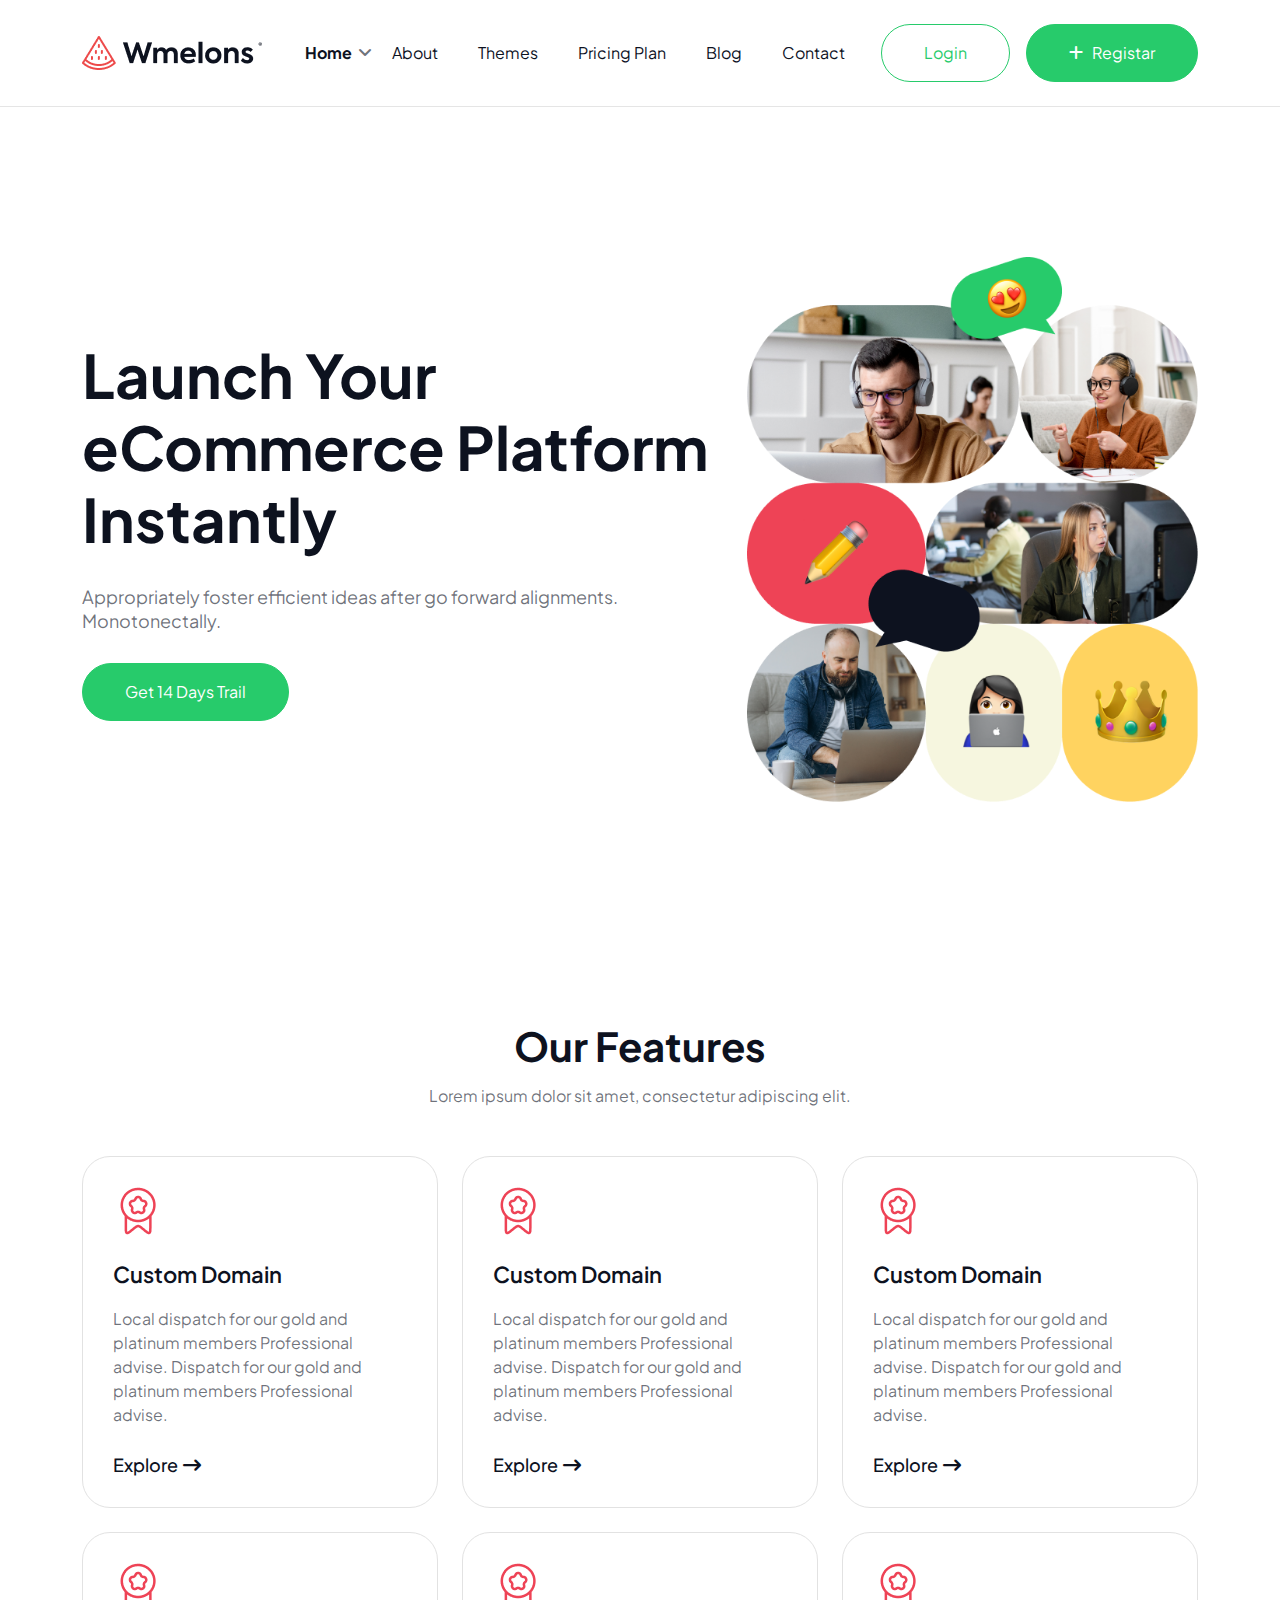
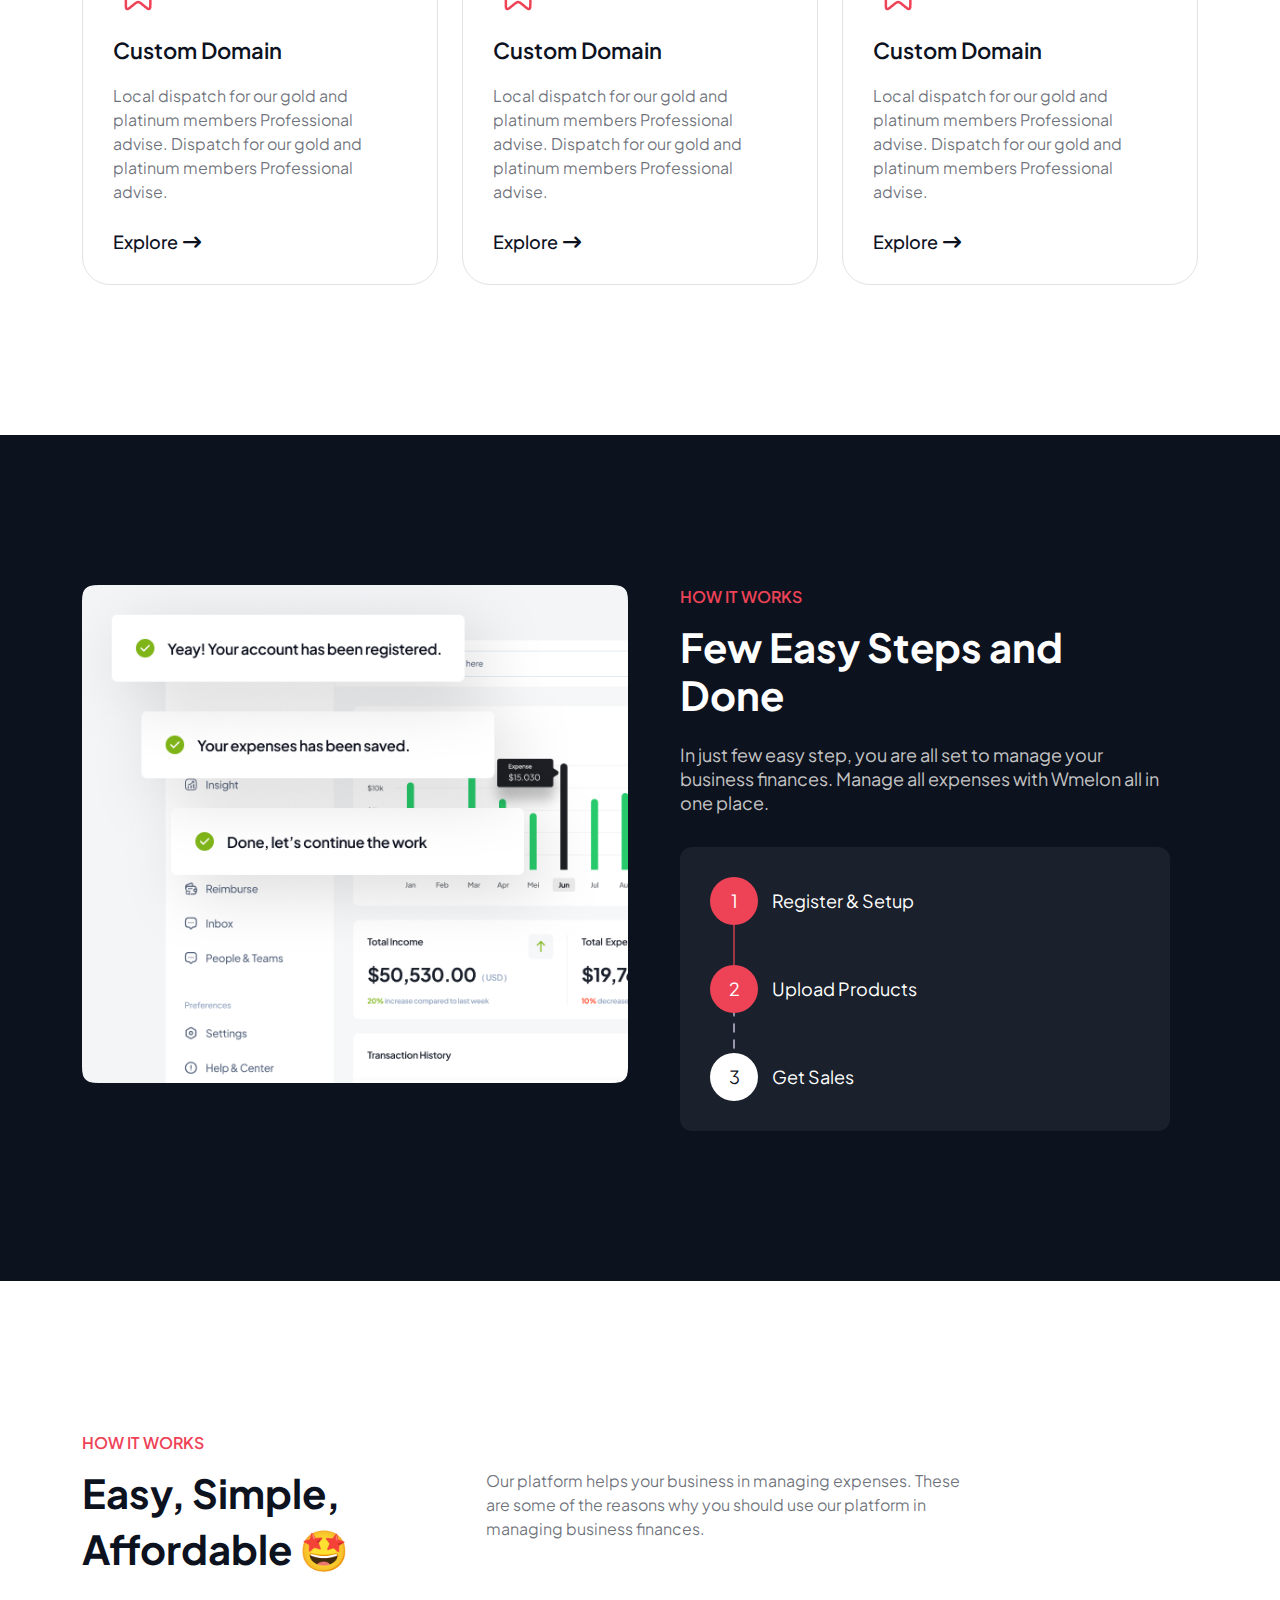
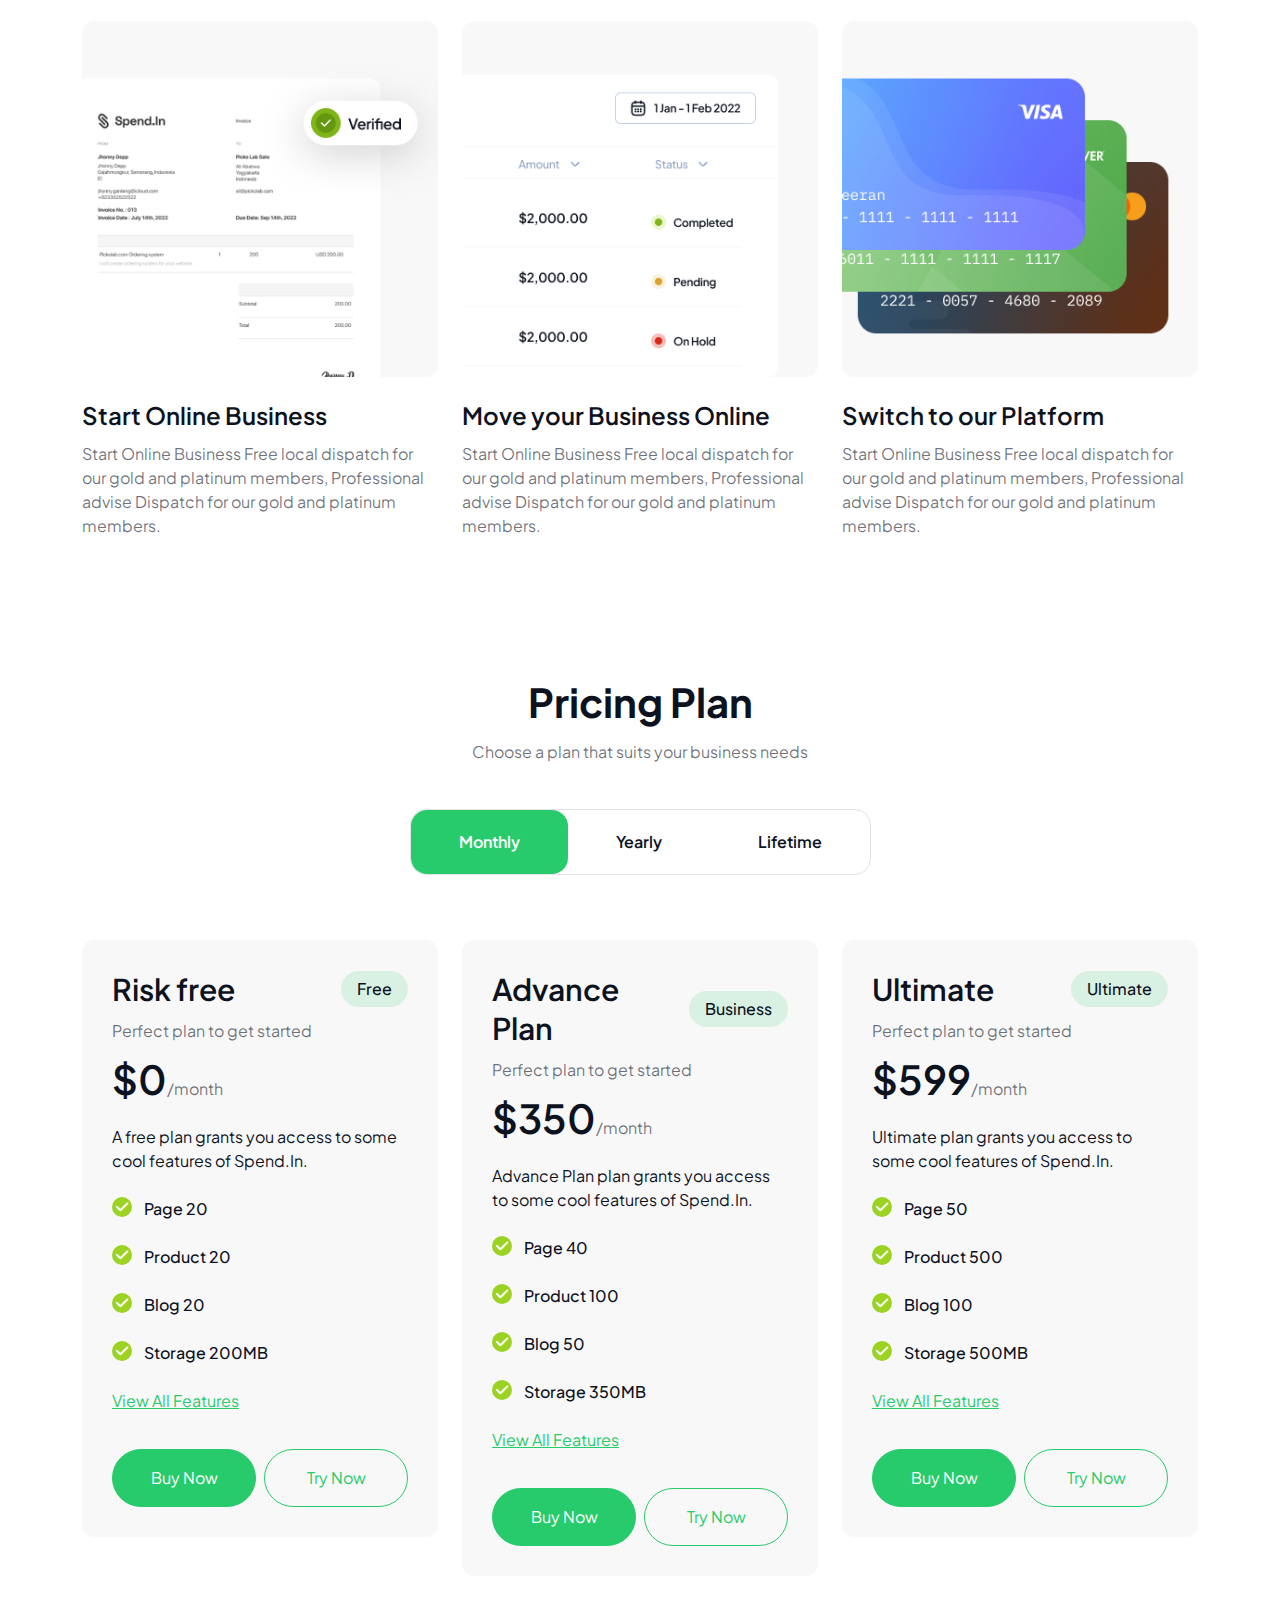
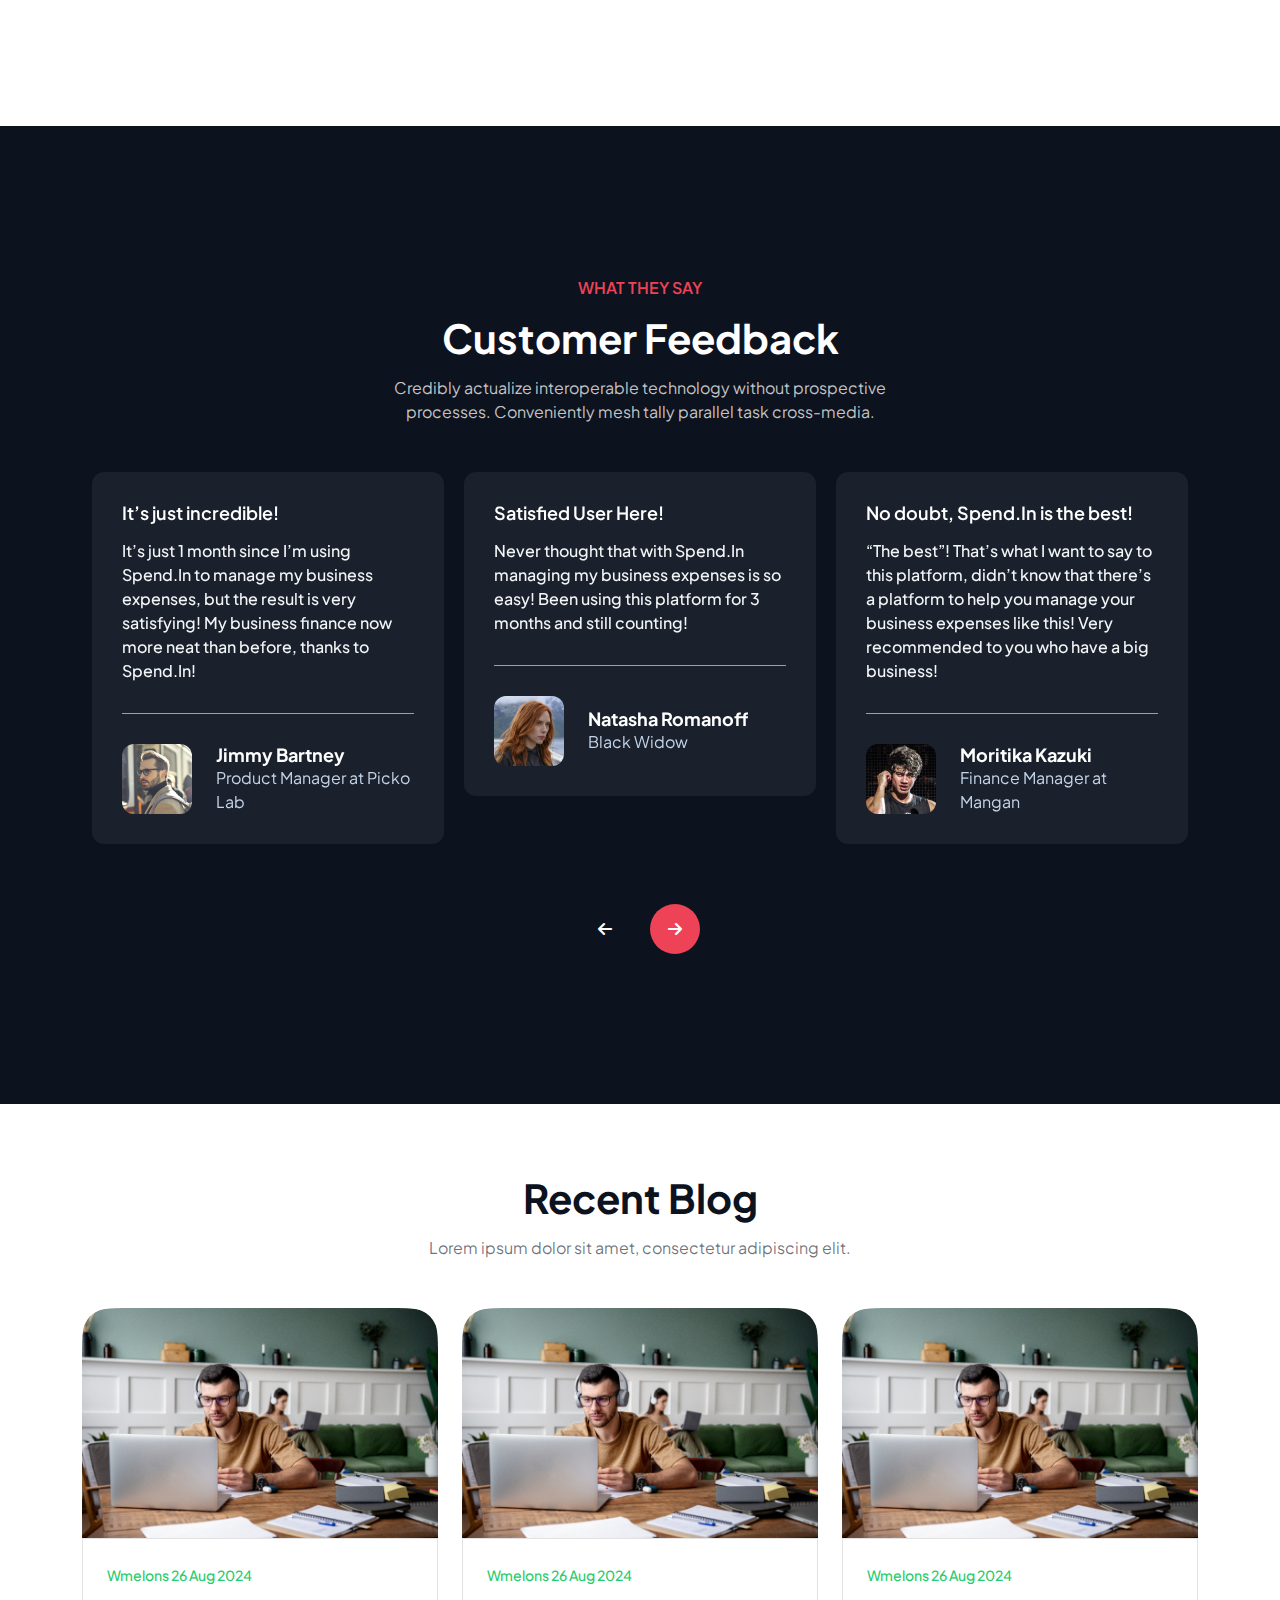
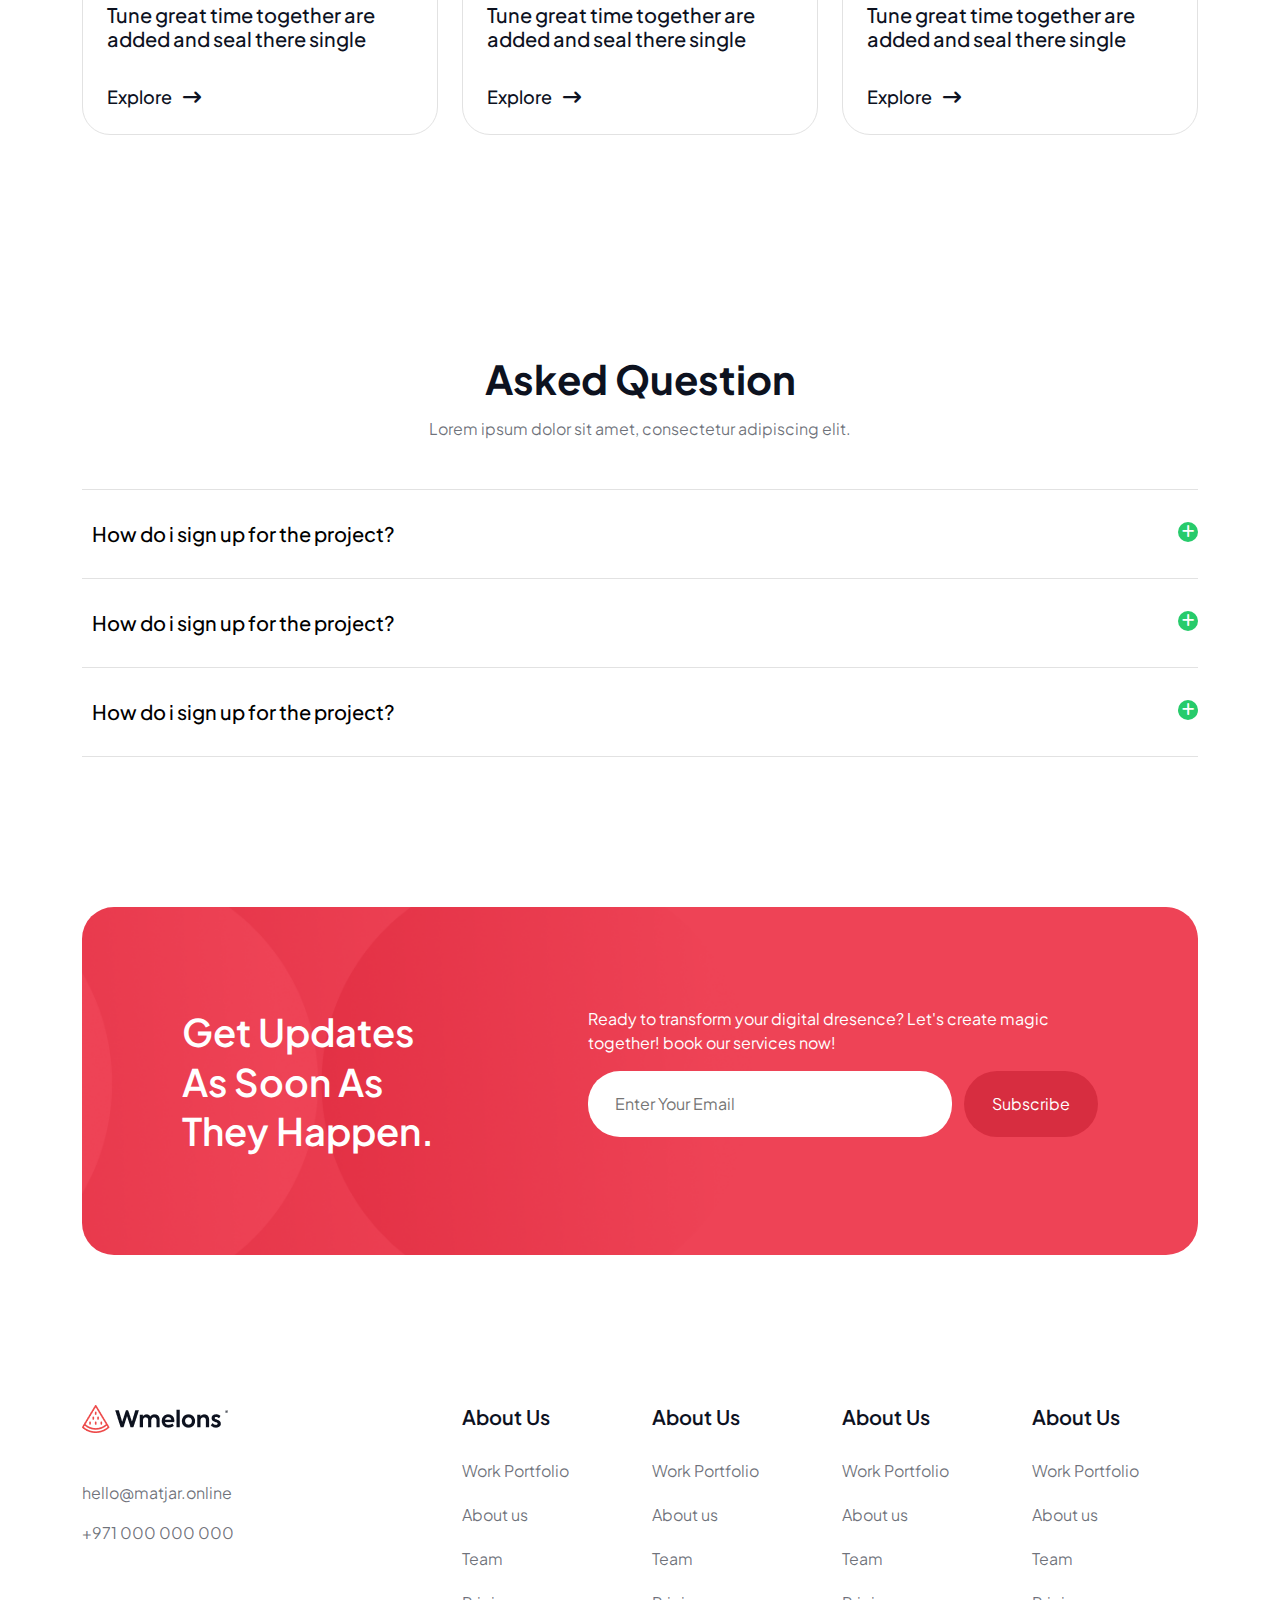
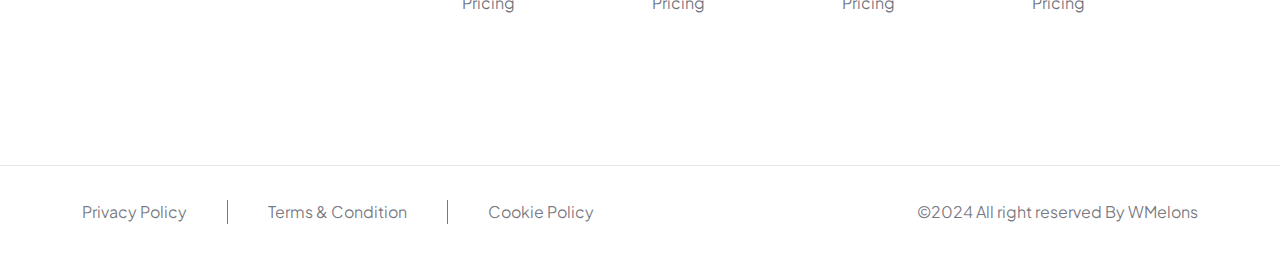
<file: index.html>
<!DOCTYPE html>
<html lang="en">
<head>
    <meta charset="UTF-8">
    <meta name="viewport" content="width=device-width, initial-scale=1.0">
    <title>Wmelons</title>
    <link rel="shortcut icon" href="assets/images/favicon.png" type="image/x-icon">
    <!--Plugin file-->
    <link rel="stylesheet" href="./assets/css/plugin.css">
    <!-- Style Css File -->
    <link rel="stylesheet" href="./assets/css/style.css">
    <link rel="stylesheet" href="./assets/css/responsive.css">
</head>
<body>
    <header class="wmelons sticky-header">
        <nav class="navbar wmelons-navbar navbar-expand-xl">
            <div class="container custom-container gap-3">      
                <div class="logo-wraper">
                    <a href="javascript:void(0)" class="logo">
                        <img src="./assets/images/logo.png" alt="Wmelons">
                    </a>
                </div>
                <div class="responsive-mobile-menu ms-auto d-xl-none d-flex gap-2">
                    <button class="navbar-toggler bg-w" type="button" data-bs-toggle="collapse" data-bs-target="#listing-menu">
                        <i class="fa-solid fa-bars"></i>
                    </button>
                    <a href="javascript:void(0)" class="click-nav-right-icon">
                        <i class="fas fa-ellipsis-v"></i>
                    </a>
                </div>
                <div class="collapse navbar-collapse" id="listing-menu">
                    <ul class="navbar-nav ms-lg-auto mt-lg-0 text-center mt-5">
                        <li class="current-menu-item menu-item-has-children">
                            <a href="./index.html">Home</a>
                            <ul class="sub-menu">
                                <li class="">
                                    <a href="javascript:void(0)">Home1</a>
                                </li>
                                <li class="">
                                    <a href="javascript:void(0)">Home2</a>
                                </li>
                            </ul>
                        </li>             
                        <li class="">
                            <a href="./about.html">About</a>
                        </li>
                        <li class="">
                            <a href="./theme.thml">Themes</a>
                        </li>
                        <li class="">
                            <a href="./pricing-plan.html">Pricing Plan</a>
                        </li>
                        <li class="">
                            <a href="./blog.html">Blog</a>
                        </li>
                        <li class="">
                            <a href="./contact.html">Contact</a>
                        </li>
                    </ul>
                </div>
                <div class="navbar-right-content">
                    <div class="single-right-content">
                        <div class="navbar-right-flex d-flex gap-3">
                            <div class="navbar-right-btn-1">
                                <a href="./login.html" class="cmn-btn transparent-green-btn">Login</a>
                            </div>
                            <div class="navbar-right-btn-2">
                                <a href="./register.html" class="cmn-btn fill-btn"><span class="me-2"><i class="fa-solid fa-plus"></i></span>Registar</a>
                            </div>
                        </div>
                    </div>
                    <!-- <div class="after-login-content">
                        <div class="notification">
                            <svg width="24" height="24" viewBox="0 0 24 24" fill="none" xmlns="http://www.w3.org/2000/svg">
                                <path d="M12.0199 20.53C9.68987 20.53 7.35987 20.16 5.14987 19.42C4.30987 19.13 3.66987 18.54 3.38987 17.77C3.09987 17 3.19987 16.15 3.65987 15.39L4.80987 13.48C5.04987 13.08 5.26987 12.28 5.26987 11.81V8.92C5.26987 5.2 8.29987 2.17 12.0199 2.17C15.7399 2.17 18.7699 5.2 18.7699 8.92V11.81C18.7699 12.27 18.9899 13.08 19.2299 13.49L20.3699 15.39C20.7999 16.11 20.8799 16.98 20.5899 17.77C20.2999 18.56 19.6699 19.16 18.8799 19.42C16.6799 20.16 14.3499 20.53 12.0199 20.53ZM12.0199 3.67C9.12987 3.67 6.76987 6.02 6.76987 8.92V11.81C6.76987 12.54 6.46987 13.62 6.09987 14.25L4.94987 16.16C4.72987 16.53 4.66987 16.92 4.79987 17.25C4.91987 17.59 5.21987 17.85 5.62987 17.99C9.80987 19.39 14.2399 19.39 18.4199 17.99C18.7799 17.87 19.0599 17.6 19.1899 17.24C19.3199 16.88 19.2899 16.49 19.0899 16.16L17.9399 14.25C17.5599 13.6 17.2699 12.53 17.2699 11.8V8.92C17.2699 6.02 14.9199 3.67 12.0199 3.67Z" fill="#344054"/>
                                <path d="M13.8796 3.93999C13.8096 3.93999 13.7396 3.92999 13.6696 3.90999C13.3796 3.82999 13.0996 3.76999 12.8296 3.72999C11.9796 3.61999 11.1596 3.67999 10.3896 3.90999C10.1096 3.99999 9.80963 3.90999 9.61963 3.69999C9.42963 3.48999 9.36963 3.18999 9.47963 2.91999C9.88963 1.86999 10.8896 1.17999 12.0296 1.17999C13.1696 1.17999 14.1696 1.85999 14.5796 2.91999C14.6796 3.18999 14.6296 3.48999 14.4396 3.69999C14.2896 3.85999 14.0796 3.93999 13.8796 3.93999Z" fill="#344054"/>
                                <path d="M12.0195 22.81C11.0295 22.81 10.0695 22.41 9.36953 21.71C8.66953 21.01 8.26953 20.05 8.26953 19.06H9.76953C9.76953 19.65 10.0095 20.23 10.4295 20.65C10.8495 21.07 11.4295 21.31 12.0195 21.31C13.2595 21.31 14.2695 20.3 14.2695 19.06H15.7695C15.7695 21.13 14.0895 22.81 12.0195 22.81Z" fill="#344054"/>
                            </svg>
                        </div>
                        <div class="fevourite">
                            <svg width="22" height="20" viewBox="0 0 22 20" fill="none" xmlns="http://www.w3.org/2000/svg">
                                <path d="M11 19.65C10.69 19.65 10.39 19.61 10.14 19.52C6.32 18.21 0.25 13.56 0.25 6.69001C0.25 3.19001 3.08 0.350006 6.56 0.350006C8.25 0.350006 9.83 1.01001 11 2.19001C12.17 1.01001 13.75 0.350006 15.44 0.350006C18.92 0.350006 21.75 3.20001 21.75 6.69001C21.75 13.57 15.68 18.21 11.86 19.52C11.61 19.61 11.31 19.65 11 19.65ZM6.56 1.85001C3.91 1.85001 1.75 4.02001 1.75 6.69001C1.75 13.52 8.32 17.32 10.63 18.11C10.81 18.17 11.2 18.17 11.38 18.11C13.68 17.32 20.26 13.53 20.26 6.69001C20.26 4.02001 18.1 1.85001 15.45 1.85001C13.93 1.85001 12.52 2.56001 11.61 3.79001C11.33 4.17001 10.69 4.17001 10.41 3.79001C9.48 2.55001 8.08 1.85001 6.56 1.85001Z" fill="#344054"/>
                            </svg>                                
                        </div>
                        <div class="profile-part">
                            <div class="profile-img">
                                <img src="./assets/images/profile.png" alt="">
                            </div>
                            <div class="profile-item">
                                <div class="item"><a href="dashbord.html">Dashbord</a></div>
                                <div class="item"><a href="#/">Setting</a></div>
                                <div class="logout"><a href="#/">Log Out</a></div>
                            </div>
                        </div>
                        <div class="country-flag">
                            <img src="./assets/images/flag.png" alt="">
                        </div>
                    </div> -->
                </div>
            </div>
        </nav>
    </header>
    <!-- End of Header -->
    <!-- Banner Part -->
    <div class="wmelons banner sec-p-top sec-p-bot">
        <div class="container">
            <div class="row align-items-center">
                <div class="col-lg-7">
                    <div class="banner-text-part">
                        <h1 class="main-heading">Launch Your eCommerce Platform Instantly </h1>
                        <p class="pera">Appropriately foster efficient ideas after go forward alignments. Monotonectally.</p>
                        <a href="javascript:void(0)" class="cmn-btn fill-btn">Get 14 Days Trail</a>
                    </div>
                </div>
                <div class="col-lg-5">
                    <div class="banner-image">
                        <img src="./assets/images/banner-image.png" alt="banner-image">
                    </div>
                </div>
            </div>
        </div>
    </div>
    <!-- Our Features -->
    <div class="wmelons features sec-ph-top sec-p-bot">
        <div class="container">
            <div class="heading text-center">
                <h2 class="second-head">Our Features</h2>
                <p class="pera">Lorem ipsum dolor sit amet, consectetur adipiscing elit.</p>
            </div>
            <div class="features-body-wraper">
                <div class="row g-4 mt-4">
                    <div class="col-lg-4 col-sm-6">
                        <div class="single-features">
                            <div class="img">
                                <img src="./assets/images/feature-img.png" alt="Feature">
                            </div>
                            <div class="text">
                                <h5 class="feature-head">Custom Domain</h5>
                                <p class="feature-pera">Local dispatch for our gold and platinum members Professional advise. Dispatch for our gold and platinum members Professional advise.</p>
                            </div>
                            <div class="btn-wraper">
                                <a href="javascript:void(0)" class="explore-btn">Explore</a>
                                <span><i class="fa-solid fa-arrow-right-long"></i></span>
                            </div>
                        </div>
                    </div>
                    <div class="col-lg-4 col-sm-6">
                        <div class="single-features">
                            <div class="img">
                                <img src="./assets/images/feature-img.png" alt="Feature">
                            </div>
                            <div class="text">
                                <h5 class="feature-head">Custom Domain</h5>
                                <p class="feature-pera">Local dispatch for our gold and platinum members Professional advise. Dispatch for our gold and platinum members Professional advise.</p>
                            </div>
                            <div class="btn-wraper">
                                <a href="javascript:void(0)" class="explore-btn">Explore</a>
                                <span><i class="fa-solid fa-arrow-right-long"></i></span>
                            </div>
                        </div>
                    </div>
                    <div class="col-lg-4 col-sm-6">
                        <div class="single-features">
                            <div class="img">
                                <img src="./assets/images/feature-img.png" alt="Feature">
                            </div>
                            <div class="text">
                                <h5 class="feature-head">Custom Domain</h5>
                                <p class="feature-pera">Local dispatch for our gold and platinum members Professional advise. Dispatch for our gold and platinum members Professional advise.</p>
                            </div>
                            <div class="btn-wraper">
                                <a href="javascript:void(0)" class="explore-btn">Explore</a>
                                <span><i class="fa-solid fa-arrow-right-long"></i></span>
                            </div>
                        </div>
                    </div>
                    <div class="col-lg-4 col-sm-6">
                        <div class="single-features">
                            <div class="img">
                                <img src="./assets/images/feature-img.png" alt="Feature">
                            </div>
                            <div class="text">
                                <h5 class="feature-head">Custom Domain</h5>
                                <p class="feature-pera">Local dispatch for our gold and platinum members Professional advise. Dispatch for our gold and platinum members Professional advise.</p>
                            </div>
                            <div class="btn-wraper">
                                <a href="javascript:void(0)" class="explore-btn">Explore</a>
                                <span><i class="fa-solid fa-arrow-right-long"></i></span>
                            </div>
                        </div>
                    </div>
                    <div class="col-lg-4 col-sm-6">
                        <div class="single-features">
                            <div class="img">
                                <img src="./assets/images/feature-img.png" alt="Feature">
                            </div>
                            <div class="text">
                                <h5 class="feature-head">Custom Domain</h5>
                                <p class="feature-pera">Local dispatch for our gold and platinum members Professional advise. Dispatch for our gold and platinum members Professional advise.</p>
                            </div>
                            <div class="btn-wraper">
                                <a href="javascript:void(0)" class="explore-btn">Explore</a>
                                <span><i class="fa-solid fa-arrow-right-long"></i></span>
                            </div>
                        </div>
                    </div>
                    <div class="col-lg-4 col-sm-6">
                        <div class="single-features">
                            <div class="img">
                                <img src="./assets/images/feature-img.png" alt="Feature">
                            </div>
                            <div class="text">
                                <h5 class="feature-head">Custom Domain</h5>
                                <p class="feature-pera">Local dispatch for our gold and platinum members Professional advise. Dispatch for our gold and platinum members Professional advise.</p>
                            </div>
                            <div class="btn-wraper">
                                <a href="javascript:void(0)" class="explore-btn">Explore</a>
                                <span><i class="fa-solid fa-arrow-right-long"></i></span>
                            </div>
                        </div>
                    </div>
                </div>
            </div>
        </div>
    </div>
    <!-- How It Works -->
     <div class="easy-steps wmelons sec-p-top sec-p-bot black-bg">
        <div class="container">
            <div class="row g-4">
                <div class="col-lg-6">
                    <div class="img-part">
                        <img src="./assets/images/easy-steps.png" class="img-fluid w-100" alt="Easy Steps">
                    </div>
                </div>
                <div class="col-lg-6">
                    <div class="easy-steps-wraper mx-lg-auto">
                        <div class="heading-top-text">How It Works</div>
                        <h2 class="second-head">Few Easy Steps and Done</h2>
                        <p class="pera">In just few easy step, you are all set to manage your business finances. Manage all expenses with Wmelon  all in one place.</p>
                        <ul class="easy-steps">
                            <div class="line">
                                <img src="./assets/images/line.png" alt="line">
                            </div>
                            <li><span class="number">1</span> <span class="text">Register & Setup</span></li>
                            <li><span class="number">2</span> <span class="text">Upload Products</span></li>
                            <li><span class="number">3</span> <span class="text">Get Sales</span></li>
                        </ul>
                    </div>
                </div>
            </div>
        </div>
     </div>
     <!-- Why Use Wmelon -->
      <div class="why-use wmelons sec-p-top sec-ph-bot">
        <div class="container">
            <div class="heading-text">
                <div class="heading-top-text">How It Works</div>
                <div class="head-with-text">
                    <h2 class="second-head">Easy, Simple,<span class="mt-2 d-block"> Affordable 🤩 </span></h2>
                    <div class="pera">Our platform helps your business in managing expenses. These are some of the reasons why you should use our platform in managing business finances.</div>
                </div>
            </div>
            <div class="card-wraper">
                <div class="row g-4 mt-4">
                    <div class="col-lg-4 col-md-6">
                        <div class="single-why-use-card">
                            <div class="img">
                                <img src="./assets/images/card1.png" alt="Why Use Wmelons">
                            </div>
                            <div class="text">
                                <h4 class="card-head"> Start Online Business</h4>
                                <p> Start Online Business Free local dispatch for our gold and platinum members, Professional advise Dispatch for our gold and platinum members.</p>
                            </div>
                        </div>
                    </div>
                    <div class="col-lg-4 col-md-6">
                        <div class="single-why-use-card">
                            <div class="img">
                                <img src="./assets/images/card3.png" alt="Why Use Wmelons">
                            </div>
                            <div class="text">
                                <h4 class="card-head">Move your Business Online</h4>
                                <p> Start Online Business Free local dispatch for our gold and platinum members, Professional advise Dispatch for our gold and platinum members.</p>
                            </div>
                        </div>
                    </div>
                    <div class="col-lg-4 col-md-6">
                        <div class="single-why-use-card">
                            <div class="img">
                                <img src="./assets/images/card2.png" alt="Why Use Wmelons">
                            </div>
                            <div class="text">
                                <h4 class="card-head"> Switch to our Platform</h4>
                                <p> Start Online Business Free local dispatch for our gold and platinum members, Professional advise Dispatch for our gold and platinum members.</p>
                            </div>
                        </div>
                    </div>
                </div>
            </div>
        </div>
      </div> 
      <!-- Pricing Plan -->
       <div class="wmelons pricing-plans sec-ph-top sec-p-bot">
        <div class="container">
            <h2 class="second-head text-center">Pricing Plan</h2>
            <p class="pera text-center">Choose a plan that suits your business needs</p>
            <div class="price-plans-wraper">
                <div class="price-plan-buttons nav nav-tabs">
                    <a href="javascript:void(0)" class="plan-btn fill nav-link active" data-bs-toggle="tab" data-bs-target="#monthly">Monthly</a>
                    <a href="javascript:void(0)" class="plan-btn nav-link" data-bs-toggle="tab" data-bs-target="#yearly">Yearly</a>
                    <a href="javascript:void(0)" class="plan-btn nav-link" data-bs-toggle="tab" data-bs-target="#lifetime">Lifetime</a>
                </div>
                <div class="price-single-plan-wraper tab-content">
                    <div class="monthly-wraper tab-pane fade show active" id="monthly">
                        <div class="row g-4">
                            <div class="col-lg-4 col-md-6">
                                <div class="single-price-plan">
                                    <div class="plan-head">
                                        <h4 class="plan-title">Risk free</h4>
                                        <div class="badge">Free</div>
                                    </div>
                                    <p class="massage">Perfect plan to get started</p>
                                    <div class="price"><span>&dollar;0</span>/month</div>
                                    <div class="plan-body">
                                        <p>A free plan grants you access to some cool features of Spend.In.</p>
                                        <ul class="plan-list">
                                            <li>Page 20</li>
                                            <li>Product 20</li>
                                            <li>Blog 20</li>
                                            <li>Storage 200MB</li>
                                        </ul>
                                        <div class="view-all-features">
                                            <a href="javascript:void(0)">View All Features</a>
                                        </div>
                                    </div>
                                    <div class="plan-foot-btn-wraper d-flex gap-2 justify-content-between ">
                                        <a href="javascript:void(0)" class="cmn-btn fill-btn flex-1">Buy Now</a>
                                        <a href="javascript:void(0)" class="cmn-btn transparent-green-btn flex-1">Try Now</a>
                                    </div>
                                </div>
                            </div>
                            <div class="col-lg-4 col-md-6">
                                <div class="single-price-plan">
                                    <div class="plan-head">
                                        <h4 class="plan-title">Advance Plan</h4>
                                        <div class="badge">Business</div>
                                    </div>
                                    <p class="massage">Perfect plan to get started</p>
                                    <div class="price"><span>&dollar;350</span>/month</div>
                                    <div class="plan-body">
                                        <p> Advance Plan  plan grants you access to some cool features of Spend.In.</p>
                                        <ul class="plan-list">
                                            <li>Page 40</li>
                                            <li>Product 100</li>
                                            <li>Blog 50</li>
                                            <li>Storage 350MB</li>
                                        </ul>
                                        <div class="view-all-features">
                                            <a href="javascript:void(0)">View All Features</a>
                                        </div>
                                    </div>
                                    <div class="plan-foot-btn-wraper d-flex gap-2 justify-content-between ">
                                        <a href="javascript:void(0)" class="cmn-btn fill-btn flex-1">Buy Now</a>
                                        <a href="javascript:void(0)" class="cmn-btn transparent-green-btn flex-1">Try Now</a>
                                    </div>
                                </div>
                            </div>
                            <div class="col-lg-4 col-md-6">
                                <div class="single-price-plan">
                                    <div class="plan-head">
                                        <h4 class="plan-title">Ultimate</h4>
                                        <div class="badge">Ultimate</div>
                                    </div>
                                    <p class="massage">Perfect plan to get started</p>
                                    <div class="price"><span>&dollar;599</span>/month</div>
                                    <div class="plan-body">
                                        <p>Ultimate plan grants you access to some cool features of Spend.In.</p>
                                        <ul class="plan-list">
                                            <li>Page 50</li>
                                            <li>Product 500</li>
                                            <li>Blog 100</li>
                                            <li>Storage 500MB</li>
                                        </ul>
                                        <div class="view-all-features">
                                            <a href="javascript:void(0)">View All Features</a>
                                        </div>
                                    </div>
                                    <div class="plan-foot-btn-wraper d-flex gap-2 justify-content-between ">
                                        <a href="javascript:void(0)" class="cmn-btn fill-btn flex-1">Buy Now</a>
                                        <a href="javascript:void(0)" class="cmn-btn transparent-green-btn flex-1">Try Now</a>
                                    </div>
                                </div>
                            </div>
                        </div>
                    </div>
                    <div class="monthly-wraper tab-pane fade" id="yearly">
                        <div class="row g-4">
                            <div class="col-lg-4 col-md-6">
                                <div class="single-price-plan">
                                    <div class="plan-head">
                                        <h4 class="plan-title">Risk free</h4>
                                        <div class="badge">Free</div>
                                    </div>
                                    <p class="massage">Perfect plan to get started</p>
                                    <div class="price"><span>&dollar;0</span>/month</div>
                                    <div class="plan-body">
                                        <p>A free plan grants you access to some cool features of Spend.In.</p>
                                        <ul class="plan-list">
                                            <li>Page 20</li>
                                            <li>Product 20</li>
                                            <li>Blog 20</li>
                                            <li>Storage 200MB</li>
                                        </ul>
                                        <div class="view-all-features">
                                            <a href="javascript:void(0)">View All Features</a>
                                        </div>
                                    </div>
                                    <div class="plan-foot-btn-wraper d-flex gap-2 justify-content-between ">
                                        <a href="javascript:void(0)" class="cmn-btn fill-btn flex-1">Buy Now</a>
                                        <a href="javascript:void(0)" class="cmn-btn transparent-green-btn flex-1">Try Now</a>
                                    </div>
                                </div>
                            </div>
                            <div class="col-lg-4 col-md-6">
                                <div class="single-price-plan">
                                    <div class="plan-head">
                                        <h4 class="plan-title">Advance Plan</h4>
                                        <div class="badge">Business</div>
                                    </div>
                                    <p class="massage">Perfect plan to get started</p>
                                    <div class="price"><span>&dollar;350</span>/month</div>
                                    <div class="plan-body">
                                        <p> Advance Plan  plan grants you access to some cool features of Spend.In.</p>
                                        <ul class="plan-list">
                                            <li>Page 40</li>
                                            <li>Product 100</li>
                                            <li>Blog 50</li>
                                            <li>Storage 350MB</li>
                                        </ul>
                                        <div class="view-all-features">
                                            <a href="javascript:void(0)">View All Features</a>
                                        </div>
                                    </div>
                                    <div class="plan-foot-btn-wraper d-flex gap-2 justify-content-between ">
                                        <a href="javascript:void(0)" class="cmn-btn fill-btn flex-1">Buy Now</a>
                                        <a href="javascript:void(0)" class="cmn-btn transparent-green-btn flex-1">Try Now</a>
                                    </div>
                                </div>
                            </div>
                            <div class="col-lg-4 col-md-6">
                                <div class="single-price-plan">
                                    <div class="plan-head">
                                        <h4 class="plan-title">Ultimate</h4>
                                        <div class="badge">Ultimate</div>
                                    </div>
                                    <p class="massage">Perfect plan to get started</p>
                                    <div class="price"><span>&dollar;599</span>/month</div>
                                    <div class="plan-body">
                                        <p>Ultimate plan grants you access to some cool features of Spend.In.</p>
                                        <ul class="plan-list">
                                            <li>Page 50</li>
                                            <li>Product 500</li>
                                            <li>Blog 100</li>
                                            <li>Storage 500MB</li>
                                        </ul>
                                        <div class="view-all-features">
                                            <a href="javascript:void(0)">View All Features</a>
                                        </div>
                                    </div>
                                    <div class="plan-foot-btn-wraper d-flex gap-2 justify-content-between ">
                                        <a href="javascript:void(0)" class="cmn-btn fill-btn flex-1">Buy Now</a>
                                        <a href="javascript:void(0)" class="cmn-btn transparent-green-btn flex-1">Try Now</a>
                                    </div>
                                </div>
                            </div>
                        </div>
                    </div>
                    <div class="monthly-wraper tab-pane fade" id="lifetime">
                        <div class="row g-4">
                            <div class="col-lg-4 col-md-6">
                                <div class="single-price-plan">
                                    <div class="plan-head">
                                        <h4 class="plan-title">Risk free</h4>
                                        <div class="badge">Free</div>
                                    </div>
                                    <p class="massage">Perfect plan to get started</p>
                                    <div class="price"><span>&dollar;0</span>/month</div>
                                    <div class="plan-body">
                                        <p>A free plan grants you access to some cool features of Spend.In.</p>
                                        <ul class="plan-list">
                                            <li>Page 20</li>
                                            <li>Product 20</li>
                                            <li>Blog 20</li>
                                            <li>Storage 200MB</li>
                                        </ul>
                                        <div class="view-all-features">
                                            <a href="javascript:void(0)">View All Features</a>
                                        </div>
                                    </div>
                                    <div class="plan-foot-btn-wraper d-flex gap-2 justify-content-between ">
                                        <a href="javascript:void(0)" class="cmn-btn fill-btn flex-1">Buy Now</a>
                                        <a href="javascript:void(0)" class="cmn-btn transparent-green-btn flex-1">Try Now</a>
                                    </div>
                                </div>
                            </div>
                            <div class="col-lg-4 col-md-6">
                                <div class="single-price-plan">
                                    <div class="plan-head">
                                        <h4 class="plan-title">Advance Plan</h4>
                                        <div class="badge">Business</div>
                                    </div>
                                    <p class="massage">Perfect plan to get started</p>
                                    <div class="price"><span>&dollar;350</span>/month</div>
                                    <div class="plan-body">
                                        <p> Advance Plan  plan grants you access to some cool features of Spend.In.</p>
                                        <ul class="plan-list">
                                            <li>Page 40</li>
                                            <li>Product 100</li>
                                            <li>Blog 50</li>
                                            <li>Storage 350MB</li>
                                        </ul>
                                        <div class="view-all-features">
                                            <a href="javascript:void(0)">View All Features</a>
                                        </div>
                                    </div>
                                    <div class="plan-foot-btn-wraper d-flex gap-2 justify-content-between ">
                                        <a href="javascript:void(0)" class="cmn-btn fill-btn flex-1">Buy Now</a>
                                        <a href="javascript:void(0)" class="cmn-btn transparent-green-btn flex-1">Try Now</a>
                                    </div>
                                </div>
                            </div>
                            <div class="col-lg-4 col-md-6">
                                <div class="single-price-plan">
                                    <div class="plan-head">
                                        <h4 class="plan-title">Ultimate</h4>
                                        <div class="badge">Ultimate</div>
                                    </div>
                                    <p class="massage">Perfect plan to get started</p>
                                    <div class="price"><span>&dollar;599</span>/month</div>
                                    <div class="plan-body">
                                        <p>Ultimate plan grants you access to some cool features of Spend.In.</p>
                                        <ul class="plan-list">
                                            <li>Page 50</li>
                                            <li>Product 500</li>
                                            <li>Blog 100</li>
                                            <li>Storage 500MB</li>
                                        </ul>
                                        <div class="view-all-features">
                                            <a href="javascript:void(0)">View All Features</a>
                                        </div>
                                    </div>
                                    <div class="plan-foot-btn-wraper d-flex gap-2 justify-content-between ">
                                        <a href="javascript:void(0)" class="cmn-btn fill-btn flex-1">Buy Now</a>
                                        <a href="javascript:void(0)" class="cmn-btn transparent-green-btn flex-1">Try Now</a>
                                    </div>
                                </div>
                            </div>
                        </div>
                    </div>
                </div>
            </div>
        </div>
       </div>
       <!-- Customer Feedback -->
       <div class="wmelons customer-feedback sec-p-top sec-p-bot black-bg">
        <div class="container">
            <div class="customer-feedback-head text-center mx-auto">
                <div class="heading-top-text">What they say</div>
                <h2 class="second-head">Customer Feedback</h2>
                <p class="pera">Credibly actualize interoperable technology without prospective processes. Conveniently mesh tally parallel task cross-media.
                </p>
            </div>
            <div class="feedback-wraper d-flex gap-3 mt-5 global-slick-init" data-slidestoshow="3" data-autoplay="5000" data-infinite="true" data-speed="2000" data-arrows="true" data-appendarrows=".arrow-icons" data-prevarrow="<div class='prev-icon'><i class='fa-solid fa-arrow-left'></i></div>" data-nextarrow="<div class='next-icon'><i class='fa-solid fa-arrow-right'></i></div>" data-responsive='[{"breakpoint": 991,"settings": {"slidesToShow": 2}}, {"breakpoint": 768,"settings": {"slidesToShow": 1}}]'>
                <div class="single-feedback flex-1">
                    <h5 class="title">It’s just incredible!</h5>
                    <div class="pera">It’s just 1 month since I’m using Spend.In to manage my business expenses, but the result is very satisfying! My business finance now more neat than before, thanks to Spend.In!</div>
                    <div class="devider"></div>
                    <div class="auther">
                        <div class="img">
                            <img src="./assets/images/feedback-auther-1.png" alt="">
                        </div>
                        <div class="text">
                            <h3 class="name">Jimmy Bartney</h3>
                            <div class="post">Product Manager at Picko Lab</div>
                        </div>
                    </div>
                </div>
                <div class="single-feedback flex-1">
                    <h5 class="title">Satisfied User Here!</h5>
                    <div class="pera">Never thought that with Spend.In managing my business expenses is so easy! Been using this platform for 3 months and still counting!</div>
                    <div class="devider"></div>
                    <div class="auther">
                        <div class="img">
                            <img src="./assets/images/feedback-auther-2.png" alt="">
                        </div>
                        <div class="text">
                            <h3 class="name">Natasha Romanoff</h3>
                            <div class="post">Black Widow</div>
                        </div>
                    </div>
                </div>
                <div class="single-feedback flex-1">
                    <h5 class="title">No doubt, Spend.In is the best!</h5>
                    <div class="pera">“The best”! That’s what I want to say to this platform, didn’t know that there’s a platform to help you manage your business expenses like this! Very recommended to you who have a big business!</div>
                    <div class="devider"></div>
                    <div class="auther">
                        <div class="img">
                            <img src="./assets/images/feedback-auther-3.png" alt="">
                        </div>
                        <div class="text">
                            <h3 class="name">Moritika Kazuki</h3>
                            <div class="post">Finance Manager at Mangan</div>
                        </div>
                    </div>
                </div>
                <div class="single-feedback flex-1">
                    <h5 class="title">It’s just incredible!</h5>
                    <div class="pera">It’s just 1 month since I’m using Spend.In to manage my business expenses, but the result is very satisfying! My business finance now more neat than before, thanks to Spend.In!</div>
                    <div class="devider"></div>
                    <div class="auther">
                        <div class="img">
                            <img src="./assets/images/feedback-auther-2.png" alt="">
                        </div>
                        <div class="text">
                            <h3 class="name">Jimmy Bartney</h3>
                            <div class="post">Product Manager at Picko Lab</div>
                        </div>
                    </div>
                </div>
            </div>
            <div class="arrow-icons"></div>
        </div>
       </div>
       <!-- Recent Blog -->
       <div class="wmelons recent-blog sec-ph-top sec-p-bot">
            <div class="container">
                <h2 class="second-head text-center">Recent Blog</h2>
                <p class="pera text-center">Lorem ipsum dolor sit amet, consectetur adipiscing elit.</p>
                <div class="blog-wraper">
                    <div class="row g-4 mt-4">
                        <div class="col-lg-4 col-md-6">
                            <div class="single-blog">
                                <div class="blog-head">
                                    <img src="./assets/images/blog.png" alt="blog" class="img-fluid">
                                </div>
                                <div class="bolg-body">
                                    <div class="date">Wmelons 26 Aug 2024</div>
                                    <h3 class="blog-title">Tune  great time together  are  added and seal there single</h3>
                                    <div class="blog-foot">
                                        <a href="javascript:void(0)" class="blog-btn">Explore <span class="ms-2"><i class="fa-solid fa-arrow-right-long"></i></span></a>
                                    </div>
                                </div>
                            </div>
                        </div>
                        <div class="col-lg-4 col-md-6">
                            <div class="single-blog">
                                <div class="blog-head">
                                    <img src="./assets/images/blog.png" alt="blog" class="img-fluid">
                                </div>
                                <div class="bolg-body">
                                    <div class="date">Wmelons 26 Aug 2024</div>
                                    <h3 class="blog-title">Tune  great time together  are  added and seal there single</h3>
                                    <div class="blog-foot">
                                        <a href="javascript:void(0)" class="blog-btn">Explore <span class="ms-2"><i class="fa-solid fa-arrow-right-long"></i></span></a>
                                    </div>
                                </div>
                            </div>
                        </div>
                        <div class="col-lg-4 col-md-6">
                            <div class="single-blog">
                                <div class="blog-head">
                                    <img src="./assets/images/blog.png" alt="blog" class="img-fluid">
                                </div>
                                <div class="bolg-body">
                                    <div class="date">Wmelons 26 Aug 2024</div>
                                    <h3 class="blog-title">Tune  great time together  are  added and seal there single</h3>
                                    <div class="blog-foot">
                                        <a href="javascript:void(0)" class="blog-btn">Explore <span class="ms-2"><i class="fa-solid fa-arrow-right-long"></i></span></a>
                                    </div>
                                </div>
                            </div>
                        </div>
                    </div>
                </div>
            </div>
       </div>
       <!-- FAQ -->
       <div class="wmelons faq sec-ph-top sec-p-bot">
        <div class="container">
            <div class="heading text-center">
                <h2 class="second-head">Asked Question</h2>
                <p class="pera">Lorem ipsum dolor sit amet, consectetur adipiscing elit.</p>
            </div>
            <div class="faq-wraper accordion mt-5">
                <div class="single-faq-item">
                    <div class="faq-header-wraper" data-faq-target="#faq1">
                        <h2>How do i sign up for the project?</h2><div class="icon"></div>
                    </div>
                    <div class="faq-body-wraper accordion-collapse collapse" id="faq1">
                        <p class="faq-text">Lorem, ipsum dolor sit amet consectetur adipisicing elit. Reprehenderit, harum id quaerat perferendis consequuntur, distinctio mollitia quam iure eum itaque, blanditiis aperiam. Excepturi sunt alias pariatur. Incidunt dignissimos vero nisi, necessitatibus neque, aspernatur molestiae laborum, odit quisquam quae exercitationem obcaecati quo optio? Laboriosam molestiae aliquid recusandae culpa dolore voluptatem autem.</p>
                    </div>
                </div>
                <div class="single-faq-item">
                    <div class="faq-header-wraper" data-faq-target="#faq2">
                        <h2>How do i sign up for the project?</h2><div class="icon"></div>
                    </div>
                    <div class="faq-body-wraper accordion-collapse collapse" id="faq2">
                        <p class="faq-text">Lorem, ipsum dolor sit amet consectetur adipisicing elit. Reprehenderit, harum id quaerat perferendis consequuntur, distinctio mollitia quam iure eum itaque, blanditiis aperiam. Excepturi sunt alias pariatur. Incidunt dignissimos vero nisi, necessitatibus neque, aspernatur molestiae laborum, odit quisquam quae exercitationem obcaecati quo optio? Laboriosam molestiae aliquid recusandae culpa dolore voluptatem autem.</p>
                    </div>
                </div>
                <div class="single-faq-item">
                    <div class="faq-header-wraper" data-faq-target="#faq3">
                        <h2>How do i sign up for the project?</h2><div class="icon"></div>
                    </div>
                    <div class="faq-body-wraper accordion-collapse collapse" id="faq3">
                        <p class="faq-text">Lorem, ipsum dolor sit amet consectetur adipisicing elit. Reprehenderit, harum id quaerat perferendis consequuntur, distinctio mollitia quam iure eum itaque, blanditiis aperiam. Excepturi sunt alias pariatur. Incidunt dignissimos vero nisi, necessitatibus neque, aspernatur molestiae laborum, odit quisquam quae exercitationem obcaecati quo optio? Laboriosam molestiae aliquid recusandae culpa dolore voluptatem autem.</p>
                    </div>
                </div>
            </div>
        </div>
       </div>
       <!-- Get Update -->
       <div class="wmelons get-updates">
            <div class="container">
                <div class="get-update-wraper" style="background-image: url('./assets/images/get-update.png');">
                    <div class="get-update-inner">
                        <h2 class="get-update-title">Get Updates as soon as they happen.</h2>
                        <div class="text-part">
                            <p class="text">Ready to transform your digital dresence? Let's create magic together! book our services now!</p>
                            <form action="#" method="get" class="news-latter">
                                <input type="email" name="" id="email" placeholder="Enter Your Email">
                                <button type="button" class="cmn-btn subscribe-btn">Subscribe</button>
                            </form>
                        </div>
                    </div>
                </div>
            </div>
       </div>
       <!--Footer Part-->
       <footer class="footer-area wmelons">
            <div class="container">
                <div class="footer-area-wraper">
                    <div class="footer-area-top sec-p-top sec-p-bot">
                        <div class="row g-4">
                            <div class="col-lg-4 col-md-3 col-sm-6">
                                <div class="footer-area-logo-widget">
                                    <div class="footer-widget widget">
                                    <div class="footer-content-logo">
                                            <a href="javascript:void(0)"><img src="./assets/images/footer-logo.png" alt="wmelons"></a>
                                    </div> 
                                    <div class="footer-widget-inner mt-5">
                                            <ul class="mt-3">
                                                <li class="mb-3">hello@matjar.online</li>
                                                <li>+971 000 000 000</li>
                                            </ul>
                                    </div>
                                    </div>
                                </div>
                            </div>
                            <div class="col-lg-2 col-md-3 col-sm-6">
                                <div class="about-us link-list footer-widget widget">
                                    <h4 class="footer-widget-title">About Us</h4>
                                    <ul>
                                        <li><a href="javascript:void(0)">Work Portfolio</a></li>
                                        <li><a href="javascript:void(0)">About us</a></li>
                                        <li><a href="javascript:void(0)">Team</a></li>
                                        <li><a href="javascript:void(0)">Pricing</a></li>
                                    </ul>
                                </div>
                            </div>
                            <div class="col-lg-2 col-md-3 col-sm-6">
                                <div class="about-us link-list footer-widget widget">
                                    <h4 class="footer-widget-title">About Us</h4>
                                    <ul>
                                        <li><a href="javascript:void(0)">Work Portfolio</a></li>
                                        <li><a href="javascript:void(0)">About us</a></li>
                                        <li><a href="javascript:void(0)">Team</a></li>
                                        <li><a href="javascript:void(0)">Pricing</a></li>
                                    </ul>
                                </div>
                            </div>
                            <div class="col-lg-2 col-md-3 col-sm-6">
                                <div class="about-us link-list footer-widget widget">
                                    <h4 class="footer-widget-title">About Us</h4>
                                    <ul>
                                        <li><a href="javascript:void(0)">Work Portfolio</a></li>
                                        <li><a href="javascript:void(0)">About us</a></li>
                                        <li><a href="javascript:void(0)">Team</a></li>
                                        <li><a href="javascript:void(0)">Pricing</a></li>
                                    </ul>
                                </div>
                            </div>
                            <div class="col-lg-2 col-md-3 col-sm-6">
                                <div class="about-us link-list footer-widget widget">
                                    <h4 class="footer-widget-title">About Us</h4>
                                    <ul>
                                        <li><a href="javascript:void(0)">Work Portfolio</a></li>
                                        <li><a href="javascript:void(0)">About us</a></li>
                                        <li><a href="javascript:void(0)">Team</a></li>
                                        <li><a href="javascript:void(0)">Pricing</a></li>
                                    </ul>
                                </div>
                            </div>
                        </div>
                    </div>
                </div>
            </div>
            <div class="footer-area-bottom">
                <div class="container">
                    <div class="footer-area-bottom-wraper">
                        <ul>
                            <li><a href="javascript:void(0)">Privacy Policy</a></li>
                            <li><a href="javascript:void(0)">Terms & Condition</a></li>
                            <li><a href="javascript:void(0)">Cookie Policy</a></li>
                        </ul>
                        <div class="allright">&copy;2024 All right reserved By <a href="javascript:void(0)">WMelons</a></div>
                    </div>
                </div>
            </div>
       </footer>
    <!-- Plugin JS -->
    <script src="./assets/js/plugin.js"></script>
     <!--Main JS-->
    <script src="./assets/js/main.js"></script>
</body>
</html>
</file>
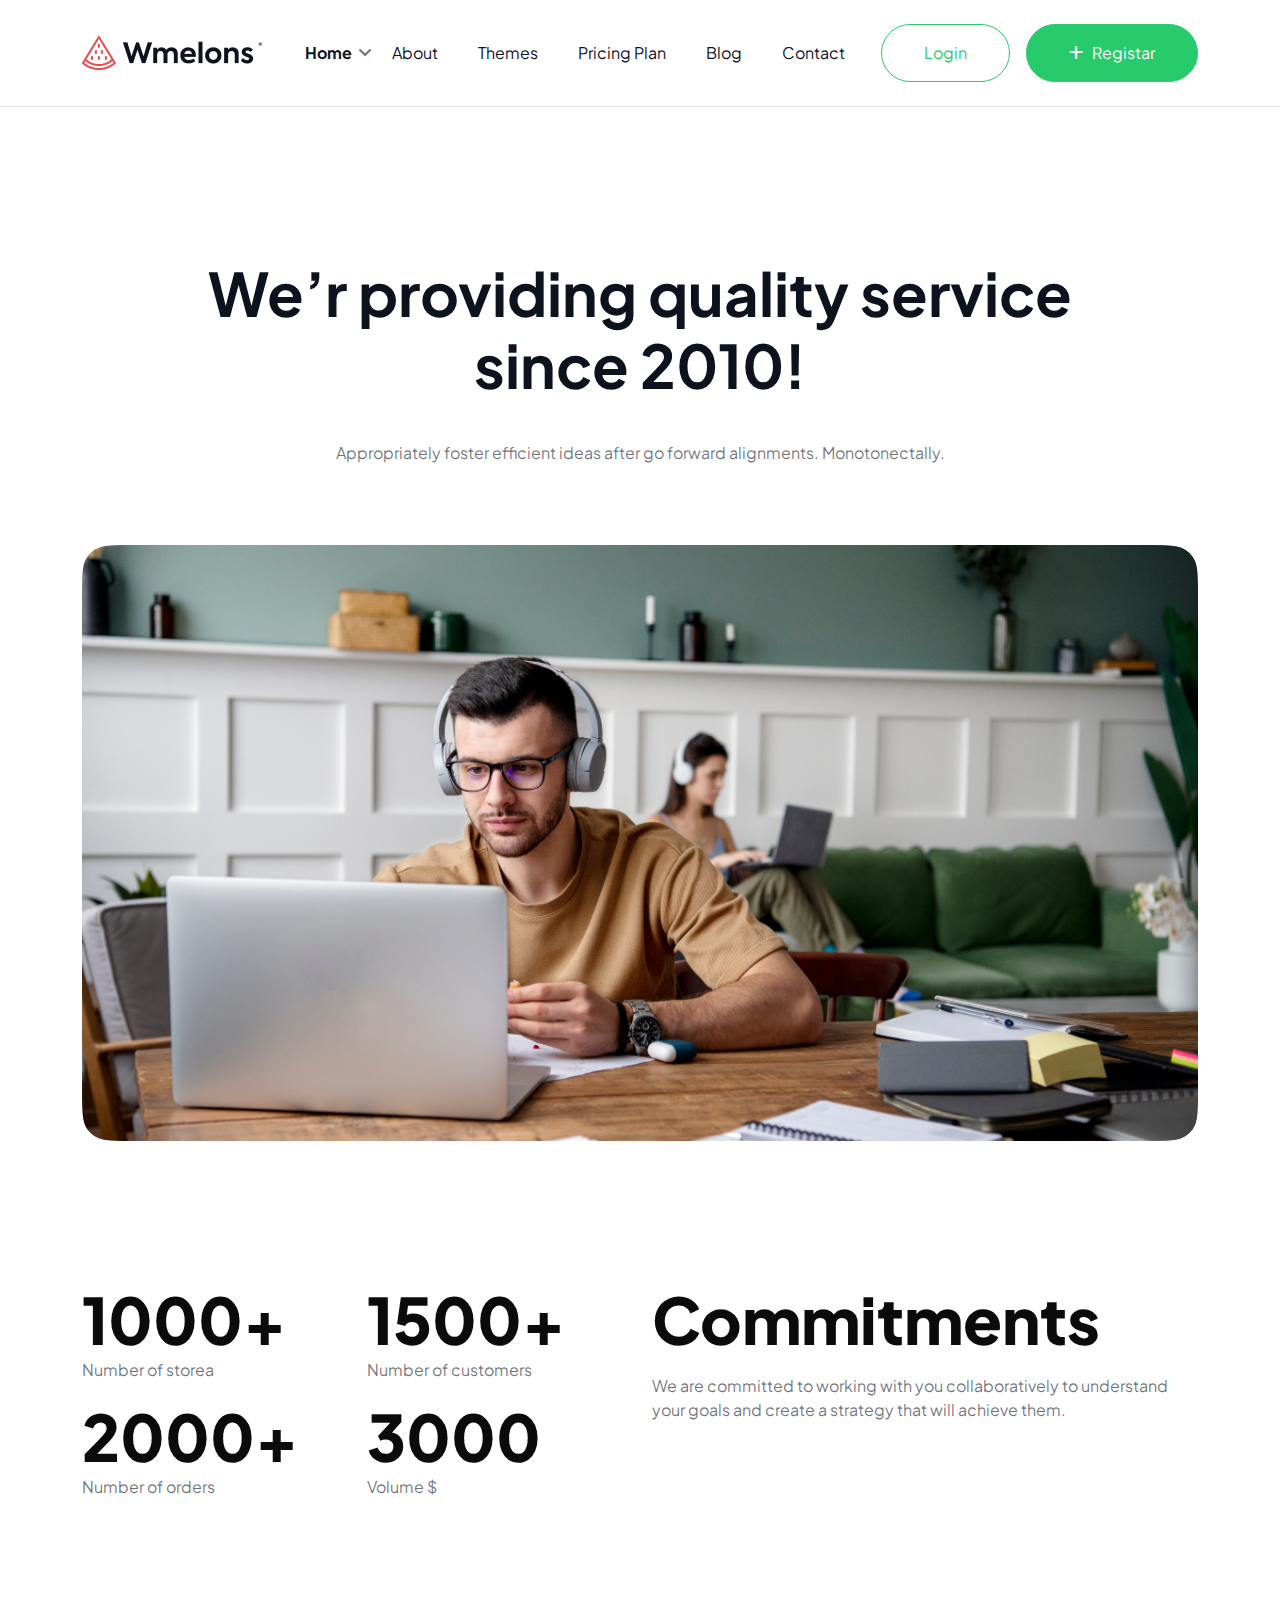
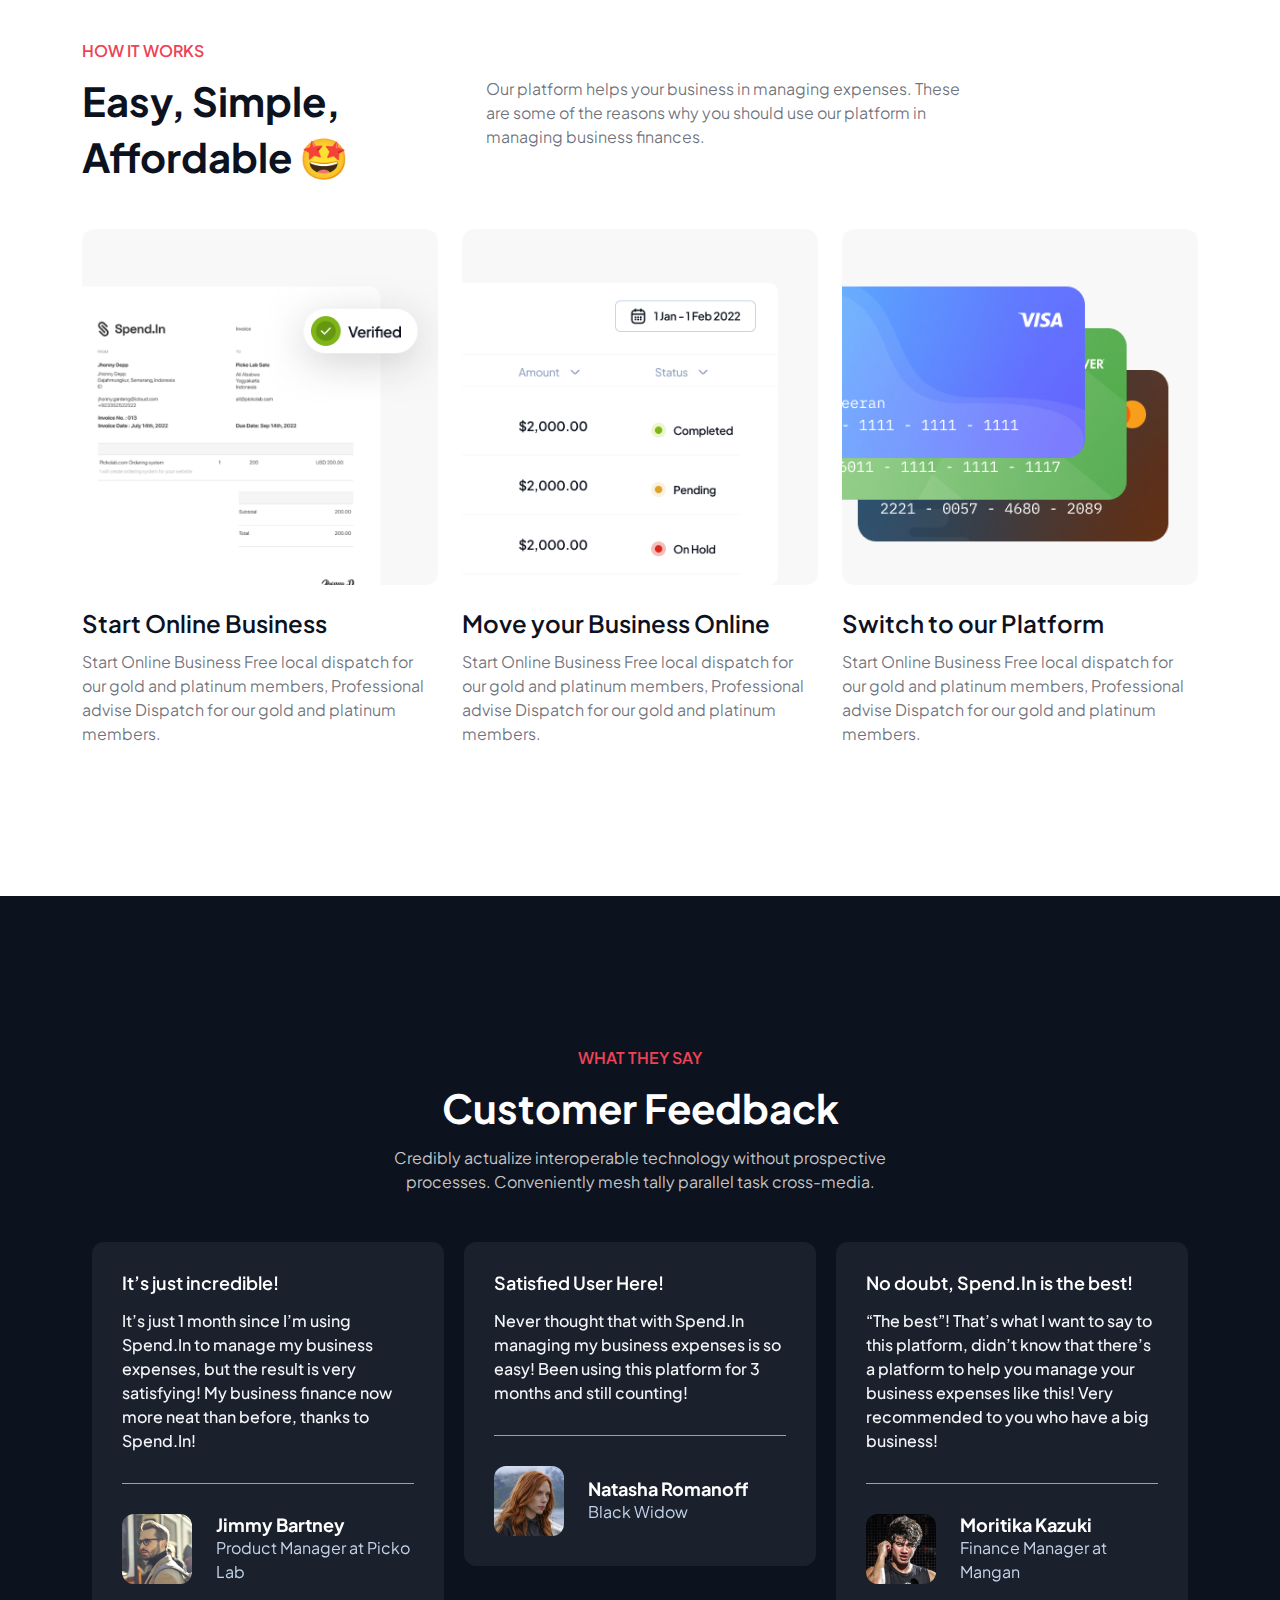
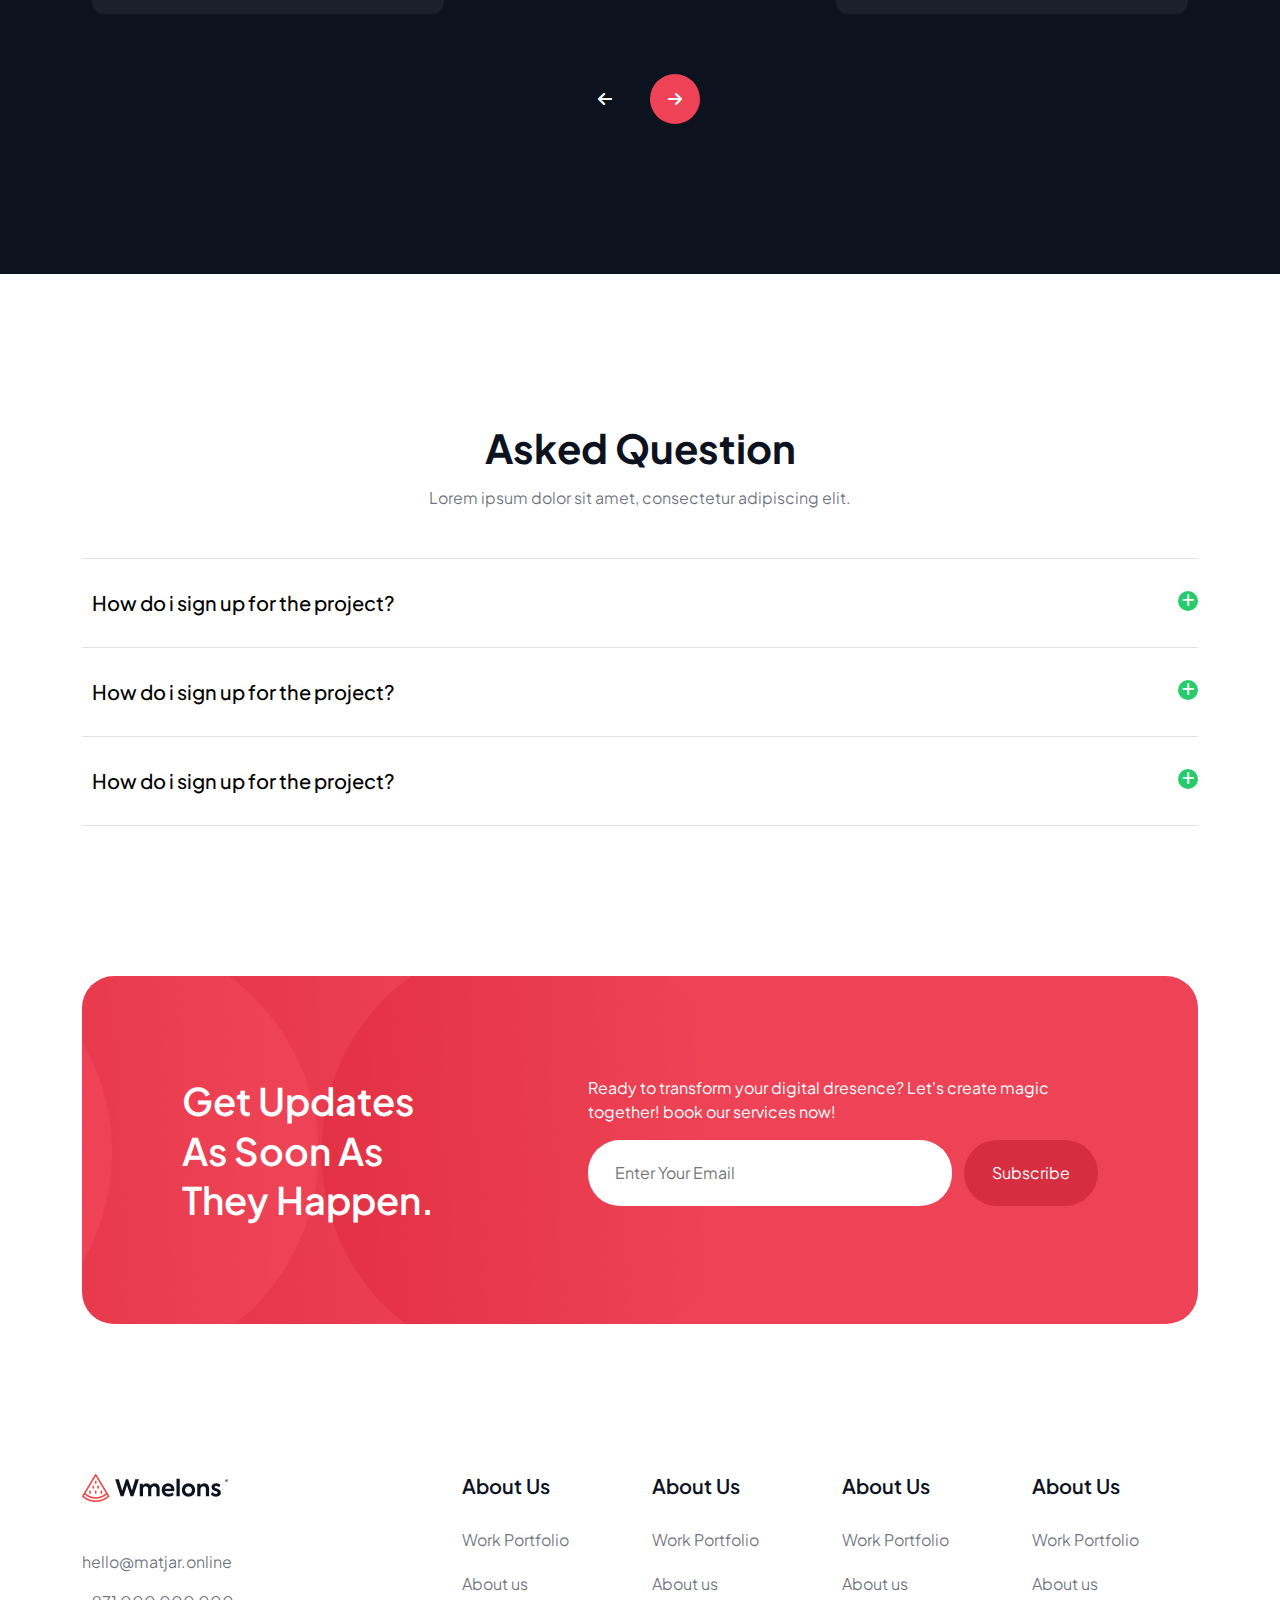
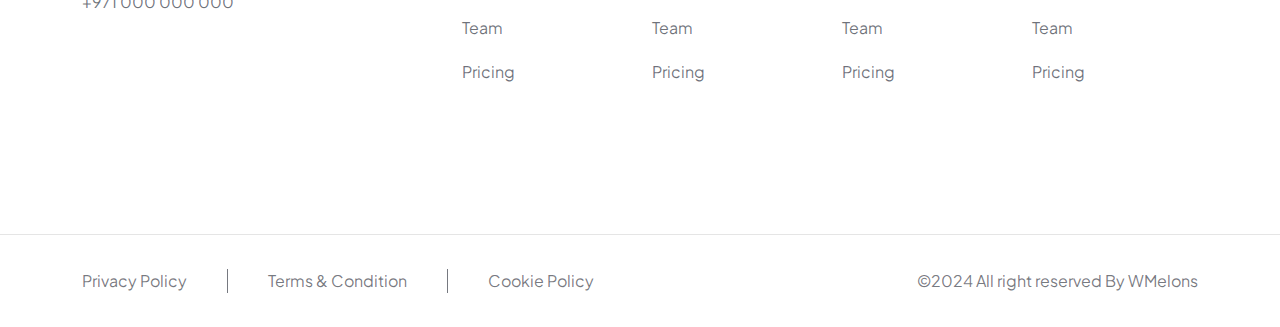
<file: about.html>
<!DOCTYPE html>
<html lang="en">
<head>
    <meta charset="UTF-8">
    <meta name="viewport" content="width=device-width, initial-scale=1.0">
    <title>Wmelons</title>
    <link rel="shortcut icon" href="assets/images/favicon.png" type="image/x-icon">
    <!--Plugin file-->
    <link rel="stylesheet" href="./assets/css/plugin.css">
    <!-- Style Css File -->
    <link rel="stylesheet" href="./assets/css/style.css">
    <link rel="stylesheet" href="./assets/css/responsive.css">
</head>
<body>
    <header class="wmelons sticky-header">
        <nav class="navbar wmelons-navbar navbar-expand-xl">
            <div class="container custom-container gap-3">      
                <div class="logo-wraper">
                    <a href="javascript:void(0)" class="logo">
                        <img src="./assets/images/logo.png" alt="Wmelons">
                    </a>
                </div>
                <div class="responsive-mobile-menu ms-auto d-xl-none d-flex gap-2">
                    <button class="navbar-toggler bg-w" type="button" data-bs-toggle="collapse" data-bs-target="#listing-menu">
                        <i class="fa-solid fa-bars"></i>
                    </button>
                    <a href="javascript:void(0)" class="click-nav-right-icon">
                        <i class="fas fa-ellipsis-v"></i>
                    </a>
                </div>
                <div class="collapse navbar-collapse" id="listing-menu">
                    <ul class="navbar-nav ms-lg-auto mt-lg-0 text-center mt-5">
                        <li class="current-menu-item menu-item-has-children">
                            <a href="./index.html">Home</a>
                            <ul class="sub-menu">
                                <li class="">
                                    <a href="javascript:void(0)">Home1</a>
                                </li>
                                <li class="">
                                    <a href="javascript:void(0)">Home2</a>
                                </li>
                            </ul>
                        </li>             
                        <li class="">
                            <a href="./about.html">About</a>
                        </li>
                        <li class="">
                            <a href="./theme.thml">Themes</a>
                        </li>
                        <li class="">
                            <a href="./pricing-plan.html">Pricing Plan</a>
                        </li>
                        <li class="">
                            <a href="./blog.html">Blog</a>
                        </li>
                        <li class="">
                            <a href="./contact.html">Contact</a>
                        </li>
                    </ul>
                </div>
                <div class="navbar-right-content">
                    <div class="single-right-content">
                        <div class="navbar-right-flex d-flex gap-3">
                            <div class="navbar-right-btn-1">
                                <a href="./login.html" class="cmn-btn transparent-green-btn">Login</a>
                            </div>
                            <div class="navbar-right-btn-2">
                                <a href="./register.html" class="cmn-btn fill-btn"><span class="me-2"><i class="fa-solid fa-plus"></i></span>Registar</a>
                            </div>
                        </div>
                    </div>
                    <!-- <div class="after-login-content">
                        <div class="notification">
                            <svg width="24" height="24" viewBox="0 0 24 24" fill="none" xmlns="http://www.w3.org/2000/svg">
                                <path d="M12.0199 20.53C9.68987 20.53 7.35987 20.16 5.14987 19.42C4.30987 19.13 3.66987 18.54 3.38987 17.77C3.09987 17 3.19987 16.15 3.65987 15.39L4.80987 13.48C5.04987 13.08 5.26987 12.28 5.26987 11.81V8.92C5.26987 5.2 8.29987 2.17 12.0199 2.17C15.7399 2.17 18.7699 5.2 18.7699 8.92V11.81C18.7699 12.27 18.9899 13.08 19.2299 13.49L20.3699 15.39C20.7999 16.11 20.8799 16.98 20.5899 17.77C20.2999 18.56 19.6699 19.16 18.8799 19.42C16.6799 20.16 14.3499 20.53 12.0199 20.53ZM12.0199 3.67C9.12987 3.67 6.76987 6.02 6.76987 8.92V11.81C6.76987 12.54 6.46987 13.62 6.09987 14.25L4.94987 16.16C4.72987 16.53 4.66987 16.92 4.79987 17.25C4.91987 17.59 5.21987 17.85 5.62987 17.99C9.80987 19.39 14.2399 19.39 18.4199 17.99C18.7799 17.87 19.0599 17.6 19.1899 17.24C19.3199 16.88 19.2899 16.49 19.0899 16.16L17.9399 14.25C17.5599 13.6 17.2699 12.53 17.2699 11.8V8.92C17.2699 6.02 14.9199 3.67 12.0199 3.67Z" fill="#344054"/>
                                <path d="M13.8796 3.93999C13.8096 3.93999 13.7396 3.92999 13.6696 3.90999C13.3796 3.82999 13.0996 3.76999 12.8296 3.72999C11.9796 3.61999 11.1596 3.67999 10.3896 3.90999C10.1096 3.99999 9.80963 3.90999 9.61963 3.69999C9.42963 3.48999 9.36963 3.18999 9.47963 2.91999C9.88963 1.86999 10.8896 1.17999 12.0296 1.17999C13.1696 1.17999 14.1696 1.85999 14.5796 2.91999C14.6796 3.18999 14.6296 3.48999 14.4396 3.69999C14.2896 3.85999 14.0796 3.93999 13.8796 3.93999Z" fill="#344054"/>
                                <path d="M12.0195 22.81C11.0295 22.81 10.0695 22.41 9.36953 21.71C8.66953 21.01 8.26953 20.05 8.26953 19.06H9.76953C9.76953 19.65 10.0095 20.23 10.4295 20.65C10.8495 21.07 11.4295 21.31 12.0195 21.31C13.2595 21.31 14.2695 20.3 14.2695 19.06H15.7695C15.7695 21.13 14.0895 22.81 12.0195 22.81Z" fill="#344054"/>
                            </svg>
                        </div>
                        <div class="fevourite">
                            <svg width="22" height="20" viewBox="0 0 22 20" fill="none" xmlns="http://www.w3.org/2000/svg">
                                <path d="M11 19.65C10.69 19.65 10.39 19.61 10.14 19.52C6.32 18.21 0.25 13.56 0.25 6.69001C0.25 3.19001 3.08 0.350006 6.56 0.350006C8.25 0.350006 9.83 1.01001 11 2.19001C12.17 1.01001 13.75 0.350006 15.44 0.350006C18.92 0.350006 21.75 3.20001 21.75 6.69001C21.75 13.57 15.68 18.21 11.86 19.52C11.61 19.61 11.31 19.65 11 19.65ZM6.56 1.85001C3.91 1.85001 1.75 4.02001 1.75 6.69001C1.75 13.52 8.32 17.32 10.63 18.11C10.81 18.17 11.2 18.17 11.38 18.11C13.68 17.32 20.26 13.53 20.26 6.69001C20.26 4.02001 18.1 1.85001 15.45 1.85001C13.93 1.85001 12.52 2.56001 11.61 3.79001C11.33 4.17001 10.69 4.17001 10.41 3.79001C9.48 2.55001 8.08 1.85001 6.56 1.85001Z" fill="#344054"/>
                            </svg>                                
                        </div>
                        <div class="profile-part">
                            <div class="profile-img">
                                <img src="./assets/images/profile.png" alt="">
                            </div>
                            <div class="profile-item">
                                <div class="item"><a href="dashbord.html">Dashbord</a></div>
                                <div class="item"><a href="#/">Setting</a></div>
                                <div class="logout"><a href="#/">Log Out</a></div>
                            </div>
                        </div>
                        <div class="country-flag">
                            <img src="./assets/images/flag.png" alt="">
                        </div>
                    </div> -->
                </div>
            </div>
        </nav>
    </header>
    <!-- End of Header -->
    <!-- Banner Part -->
    <div class="wmelons about-banner sec-p-top sec-ph-bot">
        <div class="container">
            <div class="about-banner-text-part text-center">
                <h1 class="main-heading">We’r providing quality service since 2010!</h1>
                <p class="pera">Appropriately foster efficient ideas after go forward alignments. Monotonectally.</p>
            </div>
            <div class="about-banner-img">
                <img src="./assets/images/about-banner.png" alt="about-banner">
            </div>
        </div>
    </div>
    <!-- Commitments -->
     <div class="wmelons commitments sec-ph-top sec-ph-bot">
        <div class="container">
            <div class="row g-4">
                <div class="col-md-3 col-6 order-md-0 order-1">
                    <div class="number-customer">
                        <h2 class="title"><span class="counter">1000</span>+</h2>
                        <p>Number of storea</p>
                    </div>
                    <div class="number-customer mt-3">
                        <h2 class="title"><span class="counter">2000</span>+</h2>
                        <p>Number of orders </p>
                    </div>
                </div>
                <div class="col-md-3 col-6 order-md-0 order-1">
                    <div class="number-customer">
                        <h2 class="title"><span class="counter">1500</span>+</h2>
                        <p>Number of customers </p>
                    </div>
                    <div class="number-customer mt-3">
                        <h2 class="title"><span class="counter">3000</span></h2>
                        <p>Volume $</p>
                    </div>
                </div>
                <div class="col-md-6 order-0">
                    <div class="number-customer">
                        <h2 class="title">Commitments</h2>
                        <p class="mt-3">We are committed to working with you collaboratively to understand your goals and create a strategy that will achieve them.</p>
                    </div>
                </div>
            </div>
        </div>
     </div>
     <!-- Why Use Wmelon -->
     <div class="why-use wmelons sec-ph-top sec-p-bot">
        <div class="container">
            <div class="heading-text">
                <div class="heading-top-text">How It Works</div>
                <div class="head-with-text">
                    <h2 class="second-head">Easy, Simple,<span class="mt-2 d-block"> Affordable 🤩 </span></h2>
                    <div class="pera">Our platform helps your business in managing expenses. These are some of the reasons why you should use our platform in managing business finances.</div>
                </div>
            </div>
            <div class="card-wraper">
                <div class="row g-4 mt-4">
                    <div class="col-lg-4 col-md-6">
                        <div class="single-why-use-card">
                            <div class="img">
                                <img src="./assets/images/card1.png" alt="Why Use Wmelons">
                            </div>
                            <div class="text">
                                <h4 class="card-head"> Start Online Business</h4>
                                <p> Start Online Business Free local dispatch for our gold and platinum members, Professional advise Dispatch for our gold and platinum members.</p>
                            </div>
                        </div>
                    </div>
                    <div class="col-lg-4 col-md-6">
                        <div class="single-why-use-card">
                            <div class="img">
                                <img src="./assets/images/card3.png" alt="Why Use Wmelons">
                            </div>
                            <div class="text">
                                <h4 class="card-head">Move your Business Online</h4>
                                <p> Start Online Business Free local dispatch for our gold and platinum members, Professional advise Dispatch for our gold and platinum members.</p>
                            </div>
                        </div>
                    </div>
                    <div class="col-lg-4 col-md-6">
                        <div class="single-why-use-card">
                            <div class="img">
                                <img src="./assets/images/card2.png" alt="Why Use Wmelons">
                            </div>
                            <div class="text">
                                <h4 class="card-head"> Switch to our Platform</h4>
                                <p> Start Online Business Free local dispatch for our gold and platinum members, Professional advise Dispatch for our gold and platinum members.</p>
                            </div>
                        </div>
                    </div>
                </div>
            </div>
        </div>
      </div> 
       <!-- Customer Feedback -->
       <div class="wmelons customer-feedback sec-p-top sec-p-bot black-bg">
        <div class="container">
            <div class="customer-feedback-head text-center mx-auto">
                <div class="heading-top-text">What they say</div>
                <h2 class="second-head">Customer Feedback</h2>
                <p class="pera">Credibly actualize interoperable technology without prospective processes. Conveniently mesh tally parallel task cross-media.
                </p>
            </div>
            <div class="feedback-wraper d-flex gap-3 mt-5 global-slick-init" data-slidestoshow="3" data-autoplay="5000" data-infinite="true" data-speed="2000" data-arrows="true" data-appendarrows=".arrow-icons" data-prevarrow="<div class='prev-icon'><i class='fa-solid fa-arrow-left'></i></div>" data-nextarrow="<div class='next-icon'><i class='fa-solid fa-arrow-right'></i></div>" data-responsive='[{"breakpoint": 991,"settings": {"slidesToShow": 2}}, {"breakpoint": 768,"settings": {"slidesToShow": 1}}]'>
                <div class="single-feedback flex-1">
                    <h5 class="title">It’s just incredible!</h5>
                    <div class="pera">It’s just 1 month since I’m using Spend.In to manage my business expenses, but the result is very satisfying! My business finance now more neat than before, thanks to Spend.In!</div>
                    <div class="devider"></div>
                    <div class="auther">
                        <div class="img">
                            <img src="./assets/images/feedback-auther-1.png" alt="">
                        </div>
                        <div class="text">
                            <h3 class="name">Jimmy Bartney</h3>
                            <div class="post">Product Manager at Picko Lab</div>
                        </div>
                    </div>
                </div>
                <div class="single-feedback flex-1">
                    <h5 class="title">Satisfied User Here!</h5>
                    <div class="pera">Never thought that with Spend.In managing my business expenses is so easy! Been using this platform for 3 months and still counting!</div>
                    <div class="devider"></div>
                    <div class="auther">
                        <div class="img">
                            <img src="./assets/images/feedback-auther-2.png" alt="">
                        </div>
                        <div class="text">
                            <h3 class="name">Natasha Romanoff</h3>
                            <div class="post">Black Widow</div>
                        </div>
                    </div>
                </div>
                <div class="single-feedback flex-1">
                    <h5 class="title">No doubt, Spend.In is the best!</h5>
                    <div class="pera">“The best”! That’s what I want to say to this platform, didn’t know that there’s a platform to help you manage your business expenses like this! Very recommended to you who have a big business!</div>
                    <div class="devider"></div>
                    <div class="auther">
                        <div class="img">
                            <img src="./assets/images/feedback-auther-3.png" alt="">
                        </div>
                        <div class="text">
                            <h3 class="name">Moritika Kazuki</h3>
                            <div class="post">Finance Manager at Mangan</div>
                        </div>
                    </div>
                </div>
                <div class="single-feedback flex-1">
                    <h5 class="title">It’s just incredible!</h5>
                    <div class="pera">It’s just 1 month since I’m using Spend.In to manage my business expenses, but the result is very satisfying! My business finance now more neat than before, thanks to Spend.In!</div>
                    <div class="devider"></div>
                    <div class="auther">
                        <div class="img">
                            <img src="./assets/images/feedback-auther-2.png" alt="">
                        </div>
                        <div class="text">
                            <h3 class="name">Jimmy Bartney</h3>
                            <div class="post">Product Manager at Picko Lab</div>
                        </div>
                    </div>
                </div>
            </div>
            <div class="arrow-icons"></div>
        </div>
       </div>
       <!-- FAQ -->
       <div class="wmelons faq sec-p-top sec-p-bot">
        <div class="container">
            <div class="heading text-center">
                <h2 class="second-head">Asked Question</h2>
                <p class="pera">Lorem ipsum dolor sit amet, consectetur adipiscing elit.</p>
            </div>
            <div class="faq-wraper accordion mt-5">
                <div class="single-faq-item">
                    <div class="faq-header-wraper" data-bs-target="#faq1">
                        <h2>How do i sign up for the project?</h2><div class="icon"></div>
                    </div>
                    <div class="faq-body-wraper accordion-collapse collapse" id="faq1">
                        <p class="faq-text">Lorem, ipsum dolor sit amet consectetur adipisicing elit. Reprehenderit, harum id quaerat perferendis consequuntur, distinctio mollitia quam iure eum itaque, blanditiis aperiam. Excepturi sunt alias pariatur. Incidunt dignissimos vero nisi, necessitatibus neque, aspernatur molestiae laborum, odit quisquam quae exercitationem obcaecati quo optio? Laboriosam molestiae aliquid recusandae culpa dolore voluptatem autem.</p>
                    </div>
                </div>
                <div class="single-faq-item">
                    <div class="faq-header-wraper" data-bs-target="#faq2">
                        <h2>How do i sign up for the project?</h2><div class="icon"></div>
                    </div>
                    <div class="faq-body-wraper accordion-collapse collapse" id="faq2">
                        <p class="faq-text">Lorem, ipsum dolor sit amet consectetur adipisicing elit. Reprehenderit, harum id quaerat perferendis consequuntur, distinctio mollitia quam iure eum itaque, blanditiis aperiam. Excepturi sunt alias pariatur. Incidunt dignissimos vero nisi, necessitatibus neque, aspernatur molestiae laborum, odit quisquam quae exercitationem obcaecati quo optio? Laboriosam molestiae aliquid recusandae culpa dolore voluptatem autem.</p>
                    </div>
                </div>
                <div class="single-faq-item">
                    <div class="faq-header-wraper" data-bs-target="#faq3">
                        <h2>How do i sign up for the project?</h2><div class="icon"></div>
                    </div>
                    <div class="faq-body-wraper accordion-collapse collapse" id="faq3">
                        <p class="faq-text">Lorem, ipsum dolor sit amet consectetur adipisicing elit. Reprehenderit, harum id quaerat perferendis consequuntur, distinctio mollitia quam iure eum itaque, blanditiis aperiam. Excepturi sunt alias pariatur. Incidunt dignissimos vero nisi, necessitatibus neque, aspernatur molestiae laborum, odit quisquam quae exercitationem obcaecati quo optio? Laboriosam molestiae aliquid recusandae culpa dolore voluptatem autem.</p>
                    </div>
                </div>
            </div>
        </div>
       </div>
       <!-- Get Update -->
       <div class="wmelons get-updates">
        <div class="container">
            <div class="get-update-wraper" style="background-image: url('./assets/images/get-update.png');">
                <div class="get-update-inner">
                    <h2 class="get-update-title">Get Updates as soon as they happen.</h2>
                    <div class="text-part">
                        <p class="text">Ready to transform your digital dresence? Let's create magic together! book our services now!</p>
                        <form action="#" method="get" class="news-latter">
                            <input type="email" name="" id="email" placeholder="Enter Your Email">
                            <button type="button" class="cmn-btn subscribe-btn">Subscribe</button>
                        </form>
                    </div>
                </div>
            </div>
        </div>
        </div>
       <!--Footer Part-->
       <footer class="footer-area wmelons">
        <div class="container">
            <div class="footer-area-wraper">
                <div class="footer-area-top sec-p-top sec-p-bot">
                    <div class="row g-4">
                        <div class="col-lg-4 col-md-3 col-sm-6">
                            <div class="footer-area-logo-widget">
                                <div class="footer-widget widget">
                                <div class="footer-content-logo">
                                        <a href="javascript:void(0)"><img src="./assets/images/footer-logo.png" alt="wmelons"></a>
                                </div> 
                                <div class="footer-widget-inner mt-5">
                                        <ul class="mt-3">
                                            <li class="mb-3">hello@matjar.online</li>
                                            <li>+971 000 000 000</li>
                                        </ul>
                                </div>
                                </div>
                            </div>
                        </div>
                        <div class="col-lg-2 col-md-3 col-sm-6">
                            <div class="about-us link-list footer-widget widget">
                                <h4 class="footer-widget-title">About Us</h4>
                                <ul>
                                    <li><a href="javascript:void(0)">Work Portfolio</a></li>
                                    <li><a href="javascript:void(0)">About us</a></li>
                                    <li><a href="javascript:void(0)">Team</a></li>
                                    <li><a href="javascript:void(0)">Pricing</a></li>
                                </ul>
                            </div>
                        </div>
                        <div class="col-lg-2 col-md-3 col-sm-6">
                            <div class="about-us link-list footer-widget widget">
                                <h4 class="footer-widget-title">About Us</h4>
                                <ul>
                                    <li><a href="javascript:void(0)">Work Portfolio</a></li>
                                    <li><a href="javascript:void(0)">About us</a></li>
                                    <li><a href="javascript:void(0)">Team</a></li>
                                    <li><a href="javascript:void(0)">Pricing</a></li>
                                </ul>
                            </div>
                        </div>
                        <div class="col-lg-2 col-md-3 col-sm-6">
                            <div class="about-us link-list footer-widget widget">
                                <h4 class="footer-widget-title">About Us</h4>
                                <ul>
                                    <li><a href="javascript:void(0)">Work Portfolio</a></li>
                                    <li><a href="javascript:void(0)">About us</a></li>
                                    <li><a href="javascript:void(0)">Team</a></li>
                                    <li><a href="javascript:void(0)">Pricing</a></li>
                                </ul>
                            </div>
                        </div>
                        <div class="col-lg-2 col-md-3 col-sm-6">
                            <div class="about-us link-list footer-widget widget">
                                <h4 class="footer-widget-title">About Us</h4>
                                <ul>
                                    <li><a href="javascript:void(0)">Work Portfolio</a></li>
                                    <li><a href="javascript:void(0)">About us</a></li>
                                    <li><a href="javascript:void(0)">Team</a></li>
                                    <li><a href="javascript:void(0)">Pricing</a></li>
                                </ul>
                            </div>
                        </div>
                    </div>
                </div>
            </div>
        </div>
        <div class="footer-area-bottom">
            <div class="container">
                <div class="footer-area-bottom-wraper">
                    <ul>
                        <li><a href="javascript:void(0)">Privacy Policy</a></li>
                        <li><a href="javascript:void(0)">Terms & Condition</a></li>
                        <li><a href="javascript:void(0)">Cookie Policy</a></li>
                    </ul>
                    <div class="allright">&copy;2024 All right reserved By <a href="javascript:void(0)">WMelons</a></div>
                </div>
            </div>
        </div>
       </footer>
    <!-- Plugin JS -->
    <script src="./assets/js/plugin.js"></script>
     <!--Main JS-->
    <script src="./assets/js/main.js"></script>
</body>
</html>
</file>
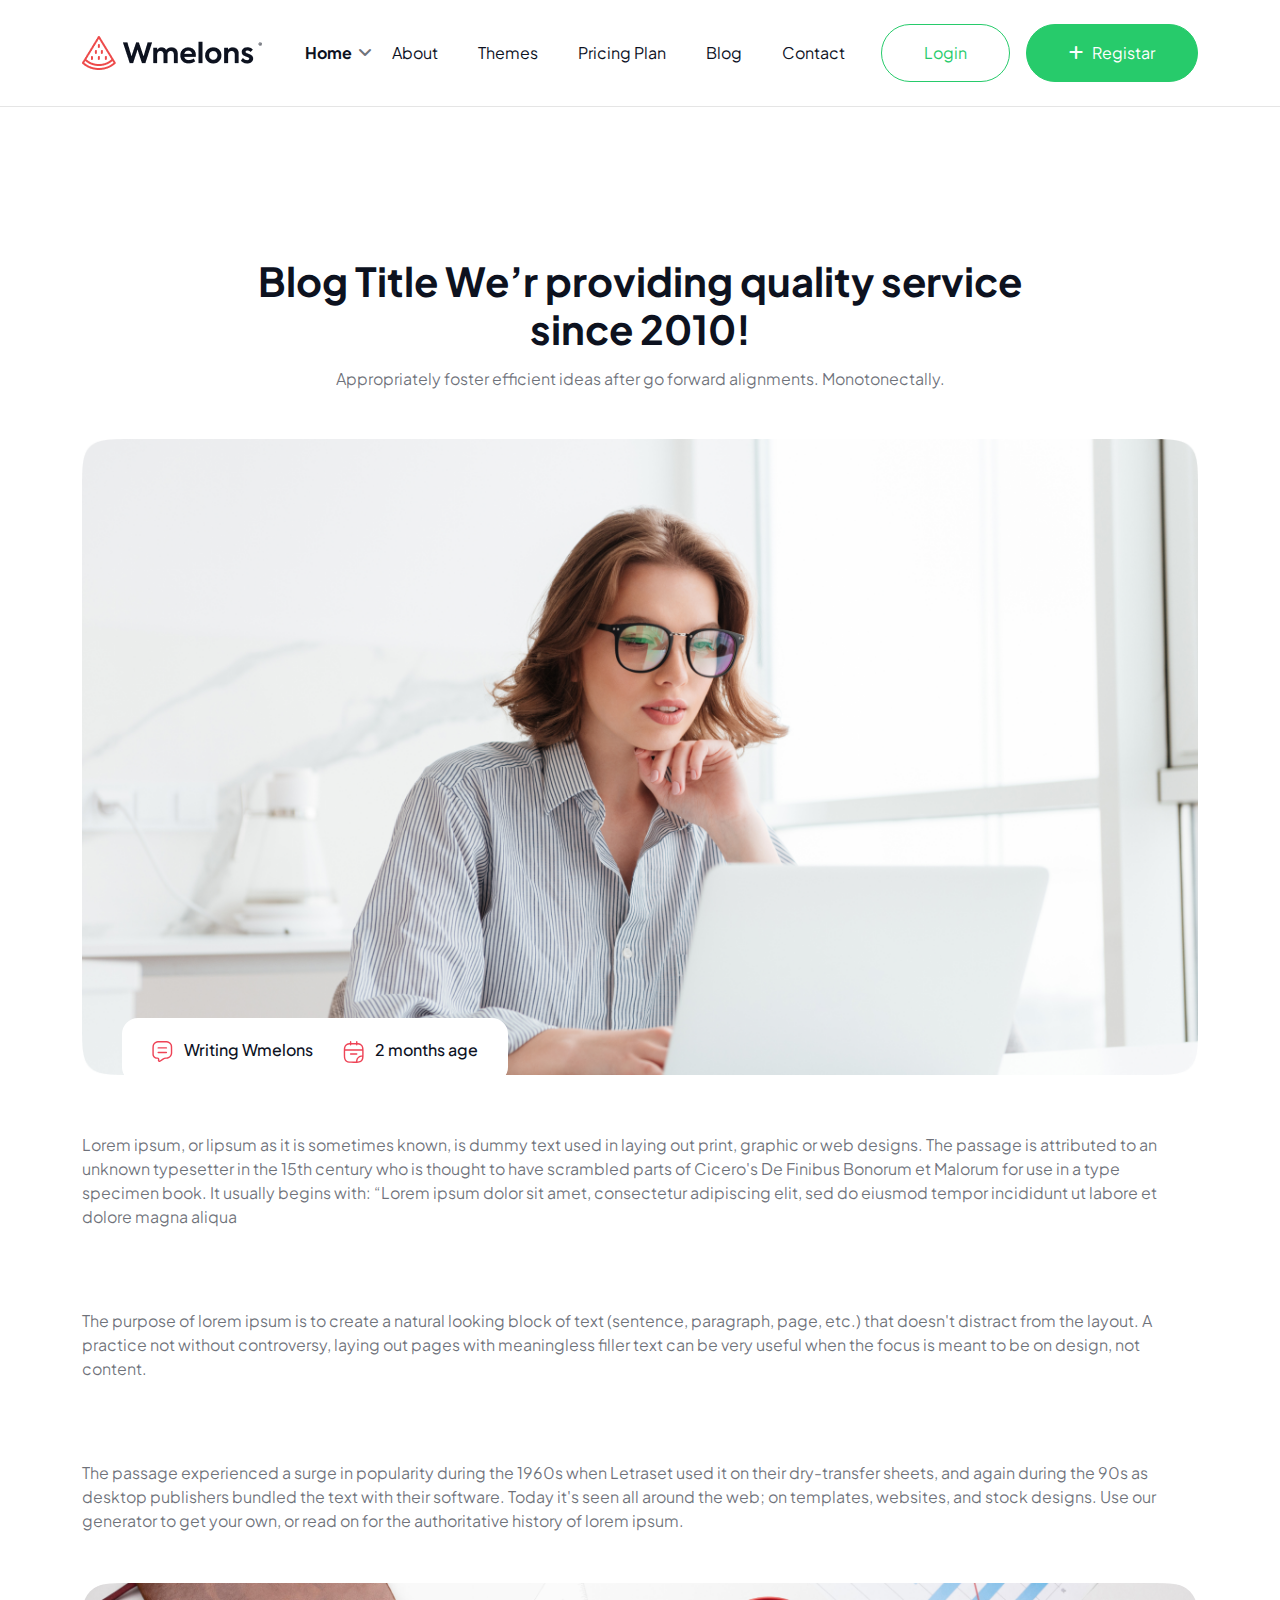
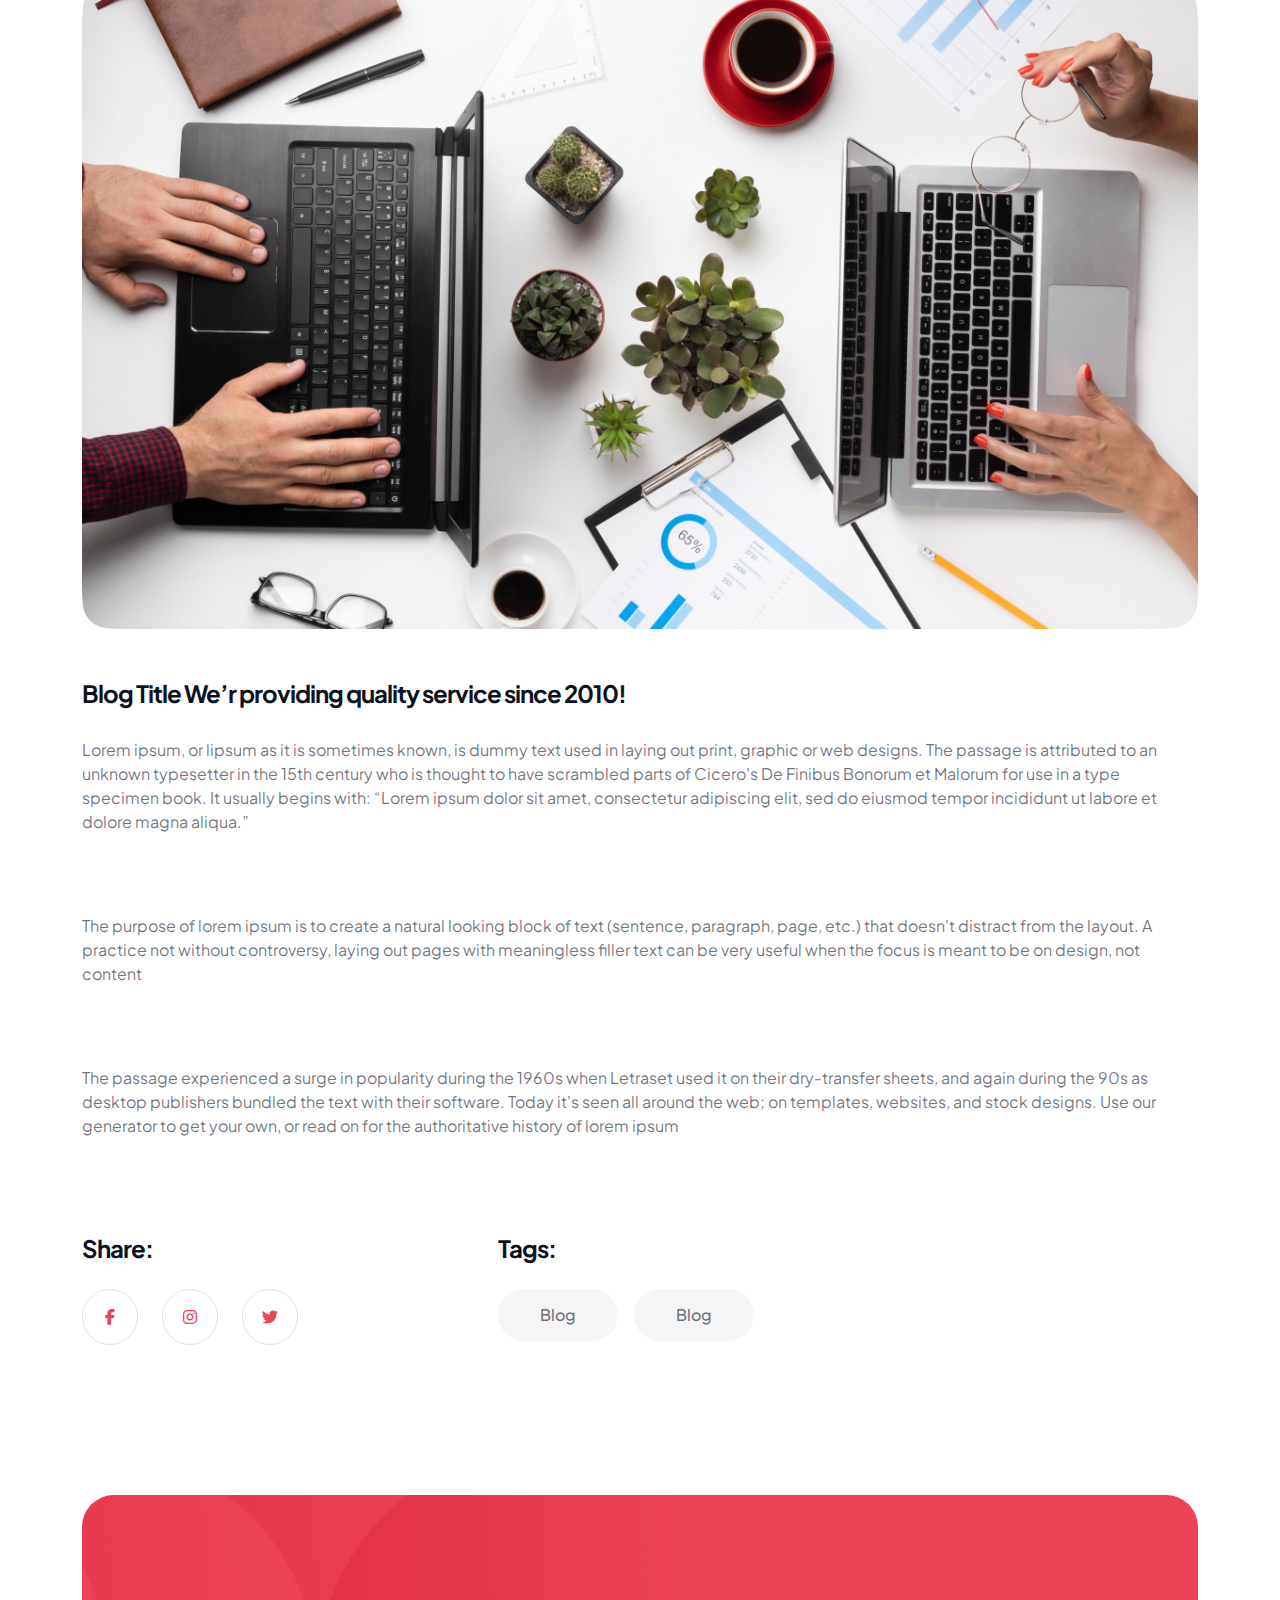
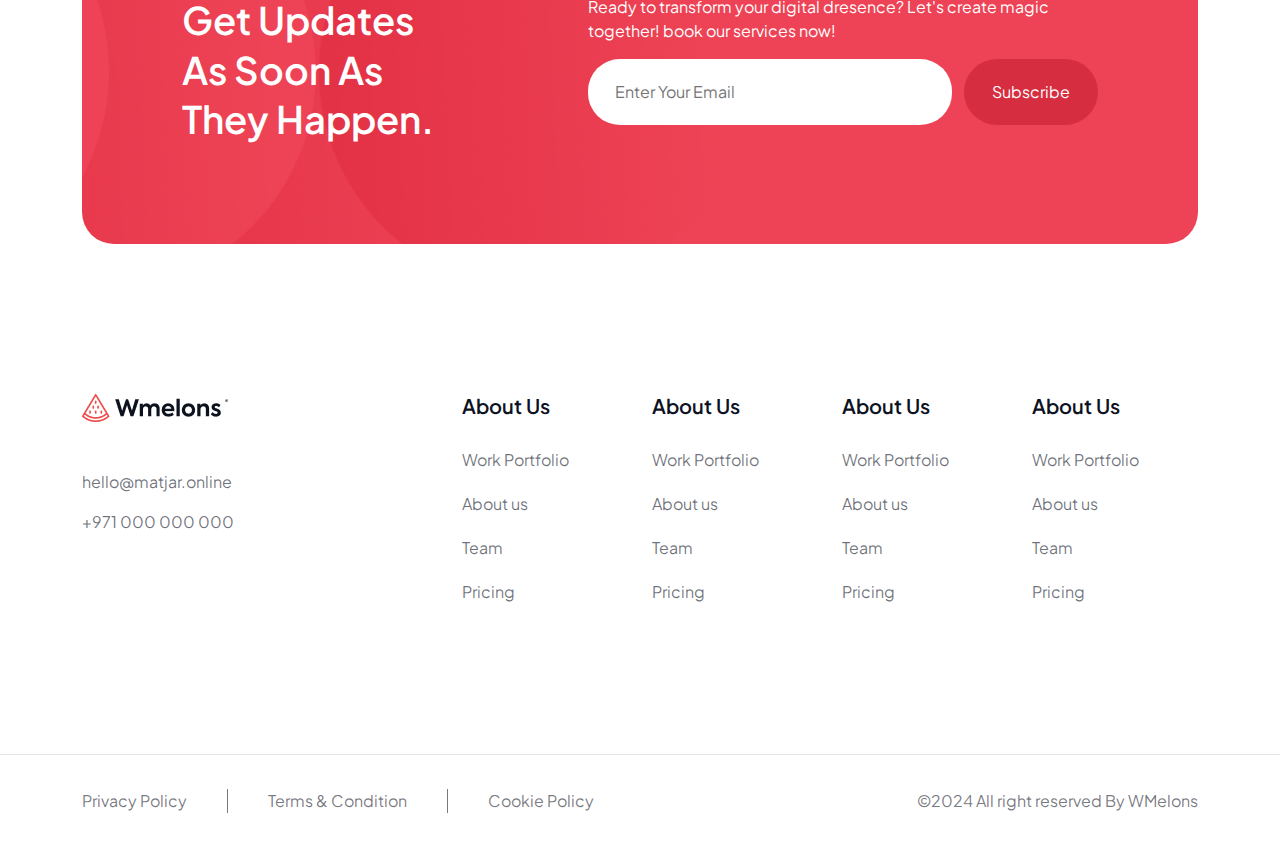
<file: blog-details.html>
<!DOCTYPE html>
<html lang="en">
<head>
    <meta charset="UTF-8">
    <meta name="viewport" content="width=device-width, initial-scale=1.0">
    <title>Wmelons</title>
    <link rel="shortcut icon" href="assets/images/favicon.png" type="image/x-icon">
    <!--Plugin file-->
    <link rel="stylesheet" href="./assets/css/plugin.css">
    <!-- Style Css File -->
    <link rel="stylesheet" href="./assets/css/style.css">
    <link rel="stylesheet" href="./assets/css/responsive.css">
</head>
<body>
    <header class="wmelons sticky-header">
        <nav class="navbar wmelons-navbar navbar-expand-xl">
            <div class="container custom-container gap-3">      
                <div class="logo-wraper">
                    <a href="javascript:void(0)" class="logo">
                        <img src="./assets/images/logo.png" alt="Wmelons">
                    </a>
                </div>
                <div class="responsive-mobile-menu ms-auto d-xl-none d-flex gap-2">
                    <button class="navbar-toggler bg-w" type="button" data-bs-toggle="collapse" data-bs-target="#listing-menu">
                        <i class="fa-solid fa-bars"></i>
                    </button>
                    <a href="javascript:void(0)" class="click-nav-right-icon">
                        <i class="fas fa-ellipsis-v"></i>
                    </a>
                </div>
                <div class="collapse navbar-collapse" id="listing-menu">
                    <ul class="navbar-nav ms-lg-auto mt-lg-0 text-center mt-5">
                        <li class="current-menu-item menu-item-has-children">
                            <a href="./index.html">Home</a>
                            <ul class="sub-menu">
                                <li class="">
                                    <a href="javascript:void(0)">Home1</a>
                                </li>
                                <li class="">
                                    <a href="javascript:void(0)">Home2</a>
                                </li>
                            </ul>
                        </li>             
                        <li class="">
                            <a href="./about.html">About</a>
                        </li>
                        <li class="">
                            <a href="./theme.thml">Themes</a>
                        </li>
                        <li class="">
                            <a href="./pricing-plan.html">Pricing Plan</a>
                        </li>
                        <li class="">
                            <a href="./blog.html">Blog</a>
                        </li>
                        <li class="">
                            <a href="./contact.html">Contact</a>
                        </li>
                    </ul>
                </div>
                <div class="navbar-right-content">
                    <div class="single-right-content">
                        <div class="navbar-right-flex d-flex gap-3">
                            <div class="navbar-right-btn-1">
                                <a href="./login.html" class="cmn-btn transparent-green-btn">Login</a>
                            </div>
                            <div class="navbar-right-btn-2">
                                <a href="./register.html" class="cmn-btn fill-btn"><span class="me-2"><i class="fa-solid fa-plus"></i></span>Registar</a>
                            </div>
                        </div>
                    </div>
                    <!-- <div class="after-login-content">
                        <div class="notification">
                            <svg width="24" height="24" viewBox="0 0 24 24" fill="none" xmlns="http://www.w3.org/2000/svg">
                                <path d="M12.0199 20.53C9.68987 20.53 7.35987 20.16 5.14987 19.42C4.30987 19.13 3.66987 18.54 3.38987 17.77C3.09987 17 3.19987 16.15 3.65987 15.39L4.80987 13.48C5.04987 13.08 5.26987 12.28 5.26987 11.81V8.92C5.26987 5.2 8.29987 2.17 12.0199 2.17C15.7399 2.17 18.7699 5.2 18.7699 8.92V11.81C18.7699 12.27 18.9899 13.08 19.2299 13.49L20.3699 15.39C20.7999 16.11 20.8799 16.98 20.5899 17.77C20.2999 18.56 19.6699 19.16 18.8799 19.42C16.6799 20.16 14.3499 20.53 12.0199 20.53ZM12.0199 3.67C9.12987 3.67 6.76987 6.02 6.76987 8.92V11.81C6.76987 12.54 6.46987 13.62 6.09987 14.25L4.94987 16.16C4.72987 16.53 4.66987 16.92 4.79987 17.25C4.91987 17.59 5.21987 17.85 5.62987 17.99C9.80987 19.39 14.2399 19.39 18.4199 17.99C18.7799 17.87 19.0599 17.6 19.1899 17.24C19.3199 16.88 19.2899 16.49 19.0899 16.16L17.9399 14.25C17.5599 13.6 17.2699 12.53 17.2699 11.8V8.92C17.2699 6.02 14.9199 3.67 12.0199 3.67Z" fill="#344054"/>
                                <path d="M13.8796 3.93999C13.8096 3.93999 13.7396 3.92999 13.6696 3.90999C13.3796 3.82999 13.0996 3.76999 12.8296 3.72999C11.9796 3.61999 11.1596 3.67999 10.3896 3.90999C10.1096 3.99999 9.80963 3.90999 9.61963 3.69999C9.42963 3.48999 9.36963 3.18999 9.47963 2.91999C9.88963 1.86999 10.8896 1.17999 12.0296 1.17999C13.1696 1.17999 14.1696 1.85999 14.5796 2.91999C14.6796 3.18999 14.6296 3.48999 14.4396 3.69999C14.2896 3.85999 14.0796 3.93999 13.8796 3.93999Z" fill="#344054"/>
                                <path d="M12.0195 22.81C11.0295 22.81 10.0695 22.41 9.36953 21.71C8.66953 21.01 8.26953 20.05 8.26953 19.06H9.76953C9.76953 19.65 10.0095 20.23 10.4295 20.65C10.8495 21.07 11.4295 21.31 12.0195 21.31C13.2595 21.31 14.2695 20.3 14.2695 19.06H15.7695C15.7695 21.13 14.0895 22.81 12.0195 22.81Z" fill="#344054"/>
                            </svg>
                        </div>
                        <div class="fevourite">
                            <svg width="22" height="20" viewBox="0 0 22 20" fill="none" xmlns="http://www.w3.org/2000/svg">
                                <path d="M11 19.65C10.69 19.65 10.39 19.61 10.14 19.52C6.32 18.21 0.25 13.56 0.25 6.69001C0.25 3.19001 3.08 0.350006 6.56 0.350006C8.25 0.350006 9.83 1.01001 11 2.19001C12.17 1.01001 13.75 0.350006 15.44 0.350006C18.92 0.350006 21.75 3.20001 21.75 6.69001C21.75 13.57 15.68 18.21 11.86 19.52C11.61 19.61 11.31 19.65 11 19.65ZM6.56 1.85001C3.91 1.85001 1.75 4.02001 1.75 6.69001C1.75 13.52 8.32 17.32 10.63 18.11C10.81 18.17 11.2 18.17 11.38 18.11C13.68 17.32 20.26 13.53 20.26 6.69001C20.26 4.02001 18.1 1.85001 15.45 1.85001C13.93 1.85001 12.52 2.56001 11.61 3.79001C11.33 4.17001 10.69 4.17001 10.41 3.79001C9.48 2.55001 8.08 1.85001 6.56 1.85001Z" fill="#344054"/>
                            </svg>                                
                        </div>
                        <div class="profile-part">
                            <div class="profile-img">
                                <img src="./assets/images/profile.png" alt="">
                            </div>
                            <div class="profile-item">
                                <div class="item"><a href="dashbord.html">Dashbord</a></div>
                                <div class="item"><a href="#/">Setting</a></div>
                                <div class="logout"><a href="#/">Log Out</a></div>
                            </div>
                        </div>
                        <div class="country-flag">
                            <img src="./assets/images/flag.png" alt="">
                        </div>
                    </div> -->
                </div>
            </div>
        </nav>
    </header>
    <!-- End of Header -->
       <!-- Blog  Details-->
       <div class="wmelons blog-details sec-p-top sec-p-bot">
            <div class="container">
                <div class="blog-details-head-wraper">
                    <h2 class="second-head text-center">Blog Title We’r providing quality service since 2010!</h2>
                    <p class="pera text-center">Appropriately foster efficient ideas after go forward alignments. Monotonectally.</p>
                </div>
                <div class="blog-details-wraper mt-5">
                    <div class="blog-head-img">
                        <img src="./assets/images/blog-details-head.png" alt="blog" class="img-fluid w-100">
                        <div class="writer-date">
                            <div class="writer">
                                <span class="svg">
                                    <svg width="21" height="21" viewBox="0 0 21 21" fill="none" xmlns="http://www.w3.org/2000/svg">
                                        <path d="M10.9925 18.1281L11.4052 18.7059L10.9925 18.1281ZM11.0469 18.0894L10.6379 17.509L11.0469 18.0894ZM13.9677 17.1534L13.9723 17.8634L13.9677 17.1534ZM6.60997 18.7021L7.26919 18.9658L6.60997 18.7021ZM8.31503 20.0406L7.90235 19.4628L8.31503 20.0406ZM19.5304 12.268L18.8212 12.2344L19.5304 12.268ZM14.6509 17.1475L14.6173 16.4383L14.6509 17.1475ZM3.87599 1.30328L4.19832 1.93589L3.87599 1.30328ZM1.63507 3.5442L2.26768 3.86653L1.63507 3.5442ZM16.7364 1.30328L16.414 1.93589L16.7364 1.30328ZM18.9773 3.5442L18.3447 3.86653L18.9773 3.5442ZM6.20395 10.8027C5.81183 10.8027 5.49395 11.1206 5.49395 11.5127C5.49395 11.9048 5.81183 12.2227 6.20395 12.2227V10.8027ZM14.4084 12.2227C14.8005 12.2227 15.1184 11.9048 15.1184 11.5127C15.1184 11.1206 14.8005 10.8027 14.4084 10.8027V12.2227ZM6.20395 6.18772C5.81183 6.18772 5.49395 6.5056 5.49395 6.89772C5.49395 7.28984 5.81183 7.60772 6.20395 7.60772V6.18772ZM14.4084 7.60772C14.8005 7.60772 15.1184 7.28984 15.1184 6.89772C15.1184 6.5056 14.8005 6.18772 14.4084 6.18772V7.60772ZM11.3317 0.0343848H9.28061V1.45438H11.3317V0.0343848ZM0.366172 8.94883V13.2852H1.78617V8.94883H0.366172ZM20.2462 11.7166V8.94883H18.8262V11.7166H20.2462ZM4.94421 17.8633H5.56135V16.4433H4.94421V17.8633ZM8.72771 20.6183L11.4052 18.7059L10.5798 17.5504L7.90235 19.4628L8.72771 20.6183ZM11.4052 18.7059C11.4332 18.6859 11.4447 18.6776 11.4558 18.6698L10.6379 17.509C10.6222 17.5201 10.6064 17.5314 10.5798 17.5504L11.4052 18.7059ZM14.0498 16.4433C14.0073 16.4433 13.9825 16.4433 13.9632 16.4434L13.9723 17.8634C13.9858 17.8633 14.0048 17.8633 14.0498 17.8633V16.4433ZM11.4558 18.6698C12.1927 18.1505 13.0708 17.8691 13.9723 17.8634L13.9632 16.4434C12.772 16.451 11.6116 16.8229 10.6379 17.509L11.4558 18.6698ZM5.56135 17.8633C5.85806 17.8633 6.06094 18.1629 5.95075 18.4384L7.26919 18.9658C7.75248 17.7576 6.86266 16.4433 5.56135 16.4433V17.8633ZM5.95075 18.4384C5.26849 20.1441 7.23284 21.6861 8.72771 20.6183L7.90235 19.4628C7.56151 19.7063 7.11362 19.3547 7.26919 18.9658L5.95075 18.4384ZM18.8262 11.7166C18.8262 12.0115 18.826 12.1342 18.8212 12.2344L20.2396 12.3016C20.2464 12.1594 20.2462 11.9953 20.2462 11.7166H18.8262ZM14.0498 17.8633C14.3605 17.8633 14.542 17.8635 14.6845 17.8567L14.6173 16.4383C14.5174 16.4431 14.379 16.4433 14.0498 16.4433V17.8633ZM18.8212 12.2344C18.7135 14.5101 16.893 16.3306 14.6173 16.4383L14.6845 17.8567C17.6916 17.7144 20.0973 15.3087 20.2396 12.3016L18.8212 12.2344ZM0.366172 13.2852C0.366172 15.8136 2.41583 17.8633 4.94421 17.8633V16.4433C3.20008 16.4433 1.78617 15.0294 1.78617 13.2852H0.366172ZM9.28061 0.0343848C7.85642 0.0343848 6.74557 0.0338326 5.85489 0.106605C4.95591 0.180054 4.21887 0.331719 3.55365 0.670664L4.19832 1.93589C4.62999 1.71594 5.15936 1.58816 5.97052 1.52189C6.78997 1.45494 7.83299 1.45438 9.28061 1.45438V0.0343848ZM1.78617 8.94883C1.78617 7.5012 1.78672 6.45818 1.85368 5.63873C1.91995 4.82757 2.04773 4.29821 2.26768 3.86653L1.00245 3.22187C0.663506 3.88708 0.511841 4.62412 0.438392 5.5231C0.36562 6.41378 0.366172 7.52463 0.366172 8.94883H1.78617ZM3.55365 0.670664C2.45521 1.23035 1.56214 2.12342 1.00245 3.22187L2.26768 3.86653C2.69123 3.03527 3.36706 2.35944 4.19832 1.93589L3.55365 0.670664ZM11.3317 1.45438C12.7794 1.45438 13.8224 1.45494 14.6418 1.52189C15.453 1.58816 15.9823 1.71594 16.414 1.93589L17.0587 0.670664C16.3935 0.331719 15.6564 0.180054 14.7575 0.106605C13.8668 0.0338326 12.7559 0.0343848 11.3317 0.0343848V1.45438ZM20.2462 8.94883C20.2462 7.52463 20.2467 6.41378 20.174 5.5231C20.1005 4.62412 19.9488 3.88708 19.6099 3.22187L18.3447 3.86653C18.5646 4.29821 18.6924 4.82757 18.7587 5.63873C18.8256 6.45818 18.8262 7.5012 18.8262 8.94883H20.2462ZM16.414 1.93589C17.2453 2.35944 17.9211 3.03527 18.3447 3.86653L19.6099 3.22187C19.0502 2.12342 18.1571 1.23035 17.0587 0.670664L16.414 1.93589ZM6.20395 12.2227H14.4084V10.8027H6.20395V12.2227ZM6.20395 7.60772H14.4084V6.18772H6.20395V7.60772Z" fill="#EE4356"/>
                                    </svg>
                                </span>
                                <span class="text">Writing Wmelons</span>
                            </div>
                            <div class="date">
                                <span class="svg">
                                    <svg width="21" height="22" viewBox="0 0 21 22" fill="none" xmlns="http://www.w3.org/2000/svg">
                                        <path d="M3.56492 20.2762L3.98224 19.7018L3.56492 20.2762ZM2.43049 19.1418L3.00489 18.7244L2.43049 19.1418ZM18.9319 19.1418L18.3575 18.7244L18.9319 19.1418ZM17.7974 20.2762L18.2148 20.8506L17.7974 20.2762ZM17.7974 3.77481L18.2148 3.20041L17.7974 3.77481ZM18.9319 4.90924L18.3575 5.32657L18.9319 4.90924ZM3.56492 3.77481L3.98224 4.34922L3.56492 3.77481ZM2.43049 4.90924L3.00489 5.32657H3.00489L2.43049 4.90924ZM18.0835 15.1653L17.9724 14.464L18.0835 15.1653ZM13.821 19.4278L13.1197 19.3167L13.821 19.4278ZM7.6045 12.3411C7.21238 12.3411 6.89451 12.6589 6.89451 13.0511C6.89451 13.4432 7.21238 13.7611 7.6045 13.7611V12.3411ZM13.7578 13.7611C14.15 13.7611 14.4678 13.4432 14.4678 13.0511C14.4678 12.6589 14.15 12.3411 13.7578 12.3411V13.7611ZM13.0478 3.82105C13.0478 4.21317 13.3657 4.53105 13.7578 4.53105C14.15 4.53105 14.4678 4.21317 14.4678 3.82105H13.0478ZM14.4678 0.744385C14.4678 0.352263 14.15 0.0343848 13.7578 0.0343848C13.3657 0.0343848 13.0478 0.352263 13.0478 0.744385H14.4678ZM6.89451 3.82105C6.89451 4.21317 7.21238 4.53105 7.6045 4.53105C7.99663 4.53105 8.3145 4.21317 8.3145 3.82105H6.89451ZM8.3145 0.744385C8.3145 0.352263 7.99663 0.0343848 7.6045 0.0343848C7.21238 0.0343848 6.89451 0.352263 6.89451 0.744385H8.3145ZM19.8815 15.1022L20.5911 15.1265L19.8815 15.1022ZM1.48084 8.94883L0.771256 8.92452L1.48084 8.94883ZM19.8815 8.94883L20.5911 8.92452L19.8815 8.94883ZM10.6812 20.5455C8.74258 20.5455 7.34566 20.5445 6.2629 20.4272C5.19343 20.3113 4.515 20.0888 3.98224 19.7018L3.14759 20.8506C3.96275 21.4428 4.91966 21.71 6.10995 21.8389C7.28695 21.9665 8.77421 21.9655 10.6812 21.9655V20.5455ZM0.741172 12.0255C0.741172 13.9325 0.740197 15.4197 0.867717 16.5967C0.996677 17.787 1.26384 18.7439 1.85609 19.5591L3.00489 18.7244C2.61782 18.1917 2.39533 17.5132 2.27946 16.4438C2.16215 15.361 2.16117 13.9641 2.16117 12.0255H0.741172ZM3.98224 19.7018C3.6072 19.4293 3.27738 19.0995 3.00489 18.7244L1.85609 19.5591C2.21616 20.0547 2.65199 20.4905 3.14759 20.8506L3.98224 19.7018ZM18.3575 18.7244C18.085 19.0995 17.7551 19.4293 17.3801 19.7018L18.2148 20.8506C18.7103 20.4905 19.1462 20.0547 19.5063 19.5591L18.3575 18.7244ZM17.3801 4.34922C17.7551 4.6217 18.085 4.95152 18.3575 5.32657L19.5063 4.49191C19.1462 3.99632 18.7103 3.56048 18.2148 3.20041L17.3801 4.34922ZM3.14759 3.20041C2.65199 3.56048 2.21616 3.99632 1.85609 4.49191L3.00489 5.32657C3.27738 4.95152 3.6072 4.6217 3.98224 4.34922L3.14759 3.20041ZM17.9724 14.464C15.4744 14.8597 13.5153 16.8188 13.1197 19.3167L14.5222 19.5388C14.8216 17.6485 16.3042 16.166 18.1945 15.8666L17.9724 14.464ZM7.6045 13.7611H13.7578V12.3411H7.6045V13.7611ZM19.8815 14.3922C18.9745 14.3922 18.4357 14.3907 17.9724 14.464L18.1945 15.8666C18.5201 15.815 18.9225 15.8122 19.8815 15.8122L19.8815 14.3922ZM19.2012 12.0255C19.2012 13.2282 19.2011 14.2267 19.1719 15.0779L20.5911 15.1265C20.6213 14.2458 20.6212 13.2204 20.6212 12.0255H19.2012ZM19.1719 15.0779C19.1067 16.9809 18.8946 17.9851 18.3575 18.7244L19.5063 19.5591C20.3172 18.4429 20.5253 17.0471 20.5911 15.1265L19.1719 15.0779ZM14.4678 21.2258C14.4678 20.2668 14.4707 19.8644 14.5222 19.5388L13.1197 19.3167C13.0463 19.78 13.0478 20.3188 13.0478 21.2258L14.4678 21.2258ZM10.6812 21.9655C11.876 21.9655 12.9015 21.9656 13.7821 21.9354L13.7335 20.5162C12.8823 20.5454 11.8839 20.5455 10.6812 20.5455V21.9655ZM13.7821 21.9354C15.7027 21.8696 17.0986 21.6615 18.2148 20.8506L17.3801 19.7018C16.6408 20.2389 15.6366 20.451 13.7335 20.5162L13.7821 21.9354ZM2.16117 12.0255C2.16117 10.8228 2.16126 9.82432 2.19042 8.97314L0.771256 8.92452C0.741083 9.80519 0.741172 10.8306 0.741172 12.0255H2.16117ZM2.19042 8.97314C2.25562 7.07008 2.46777 6.06585 3.00489 5.32657L1.85609 4.49191C1.04515 5.60808 0.837058 7.00393 0.771256 8.92452L2.19042 8.97314ZM1.48084 9.65883H19.8815V8.23883H1.48084V9.65883ZM20.6212 12.0255C20.6212 10.8306 20.6213 9.80519 20.5911 8.92452L19.1719 8.97314C19.2011 9.82432 19.2012 10.8228 19.2012 12.0255H20.6212ZM20.5911 8.92452C20.5253 7.00393 20.3172 5.60808 19.5063 4.49191L18.3575 5.32657C18.8946 6.06585 19.1067 7.07008 19.1719 8.97314L20.5911 8.92452ZM14.4678 3.82105V2.82516H13.0478V3.82105H14.4678ZM14.4678 2.82516V0.744385H13.0478V2.82516H14.4678ZM10.6812 3.5055C11.8839 3.5055 12.8824 3.50558 13.7335 3.53475L13.7821 2.11558C12.9015 2.08541 11.876 2.0855 10.6812 2.0855V3.5055ZM13.7335 3.53475C15.6366 3.59995 16.6408 3.8121 17.3801 4.34922L18.2148 3.20041C17.0986 2.38947 15.7027 2.18138 13.7821 2.11558L13.7335 3.53475ZM8.3145 3.82105V2.82516H6.89451V3.82105H8.3145ZM8.3145 2.82516V0.744385H6.89451V2.82516H8.3145ZM10.6812 2.0855C9.4863 2.0855 8.46087 2.08541 7.58019 2.11558L7.62882 3.53475C8.47999 3.50558 9.47844 3.5055 10.6812 3.5055V2.0855ZM7.58019 2.11558C5.6596 2.18138 4.26375 2.38947 3.14759 3.20041L3.98224 4.34922C4.72153 3.8121 5.72576 3.59995 7.62882 3.53475L7.58019 2.11558Z" fill="#EE4356"/>
                                     </svg>                                        
                                </span>
                                <span class="text">2 months age</span>
                            </div>
                        </div>
                    </div>
                    <div class="blog-details-body">
                        <p>Lorem ipsum, or lipsum as it is sometimes known, is dummy text used in laying out print, graphic or web designs. The passage is attributed to an unknown typesetter in the 15th century who is thought to have scrambled parts of Cicero's De Finibus Bonorum et Malorum for use in a type specimen book. It usually begins with:
                            “Lorem ipsum dolor sit amet, consectetur adipiscing elit, sed do eiusmod tempor incididunt ut labore et dolore magna aliqua</p>
                        <p>The purpose of lorem ipsum is to create a natural looking block of text (sentence, paragraph, page, etc.) that doesn't distract from the layout. A practice not without controversy, laying out pages with meaningless filler text can be very useful when the focus is meant to be on design, not content.</p>
                        <p>The passage experienced a surge in popularity during the 1960s when Letraset used it on their dry-transfer sheets, and again during the 90s as desktop publishers bundled the text with their software. Today it's seen all around the web; on templates, websites, and stock designs. Use our generator to get your own, or read on for the authoritative history of lorem ipsum.</p>
                        <div class="blog-inner-image-wraper">
                            <img src="./assets/images/blog-inner-image.png" alt="" class="bolg-inner">
                        </div>
                        <h4 class="blog-details-sub-heading">Blog Title We’r providing quality service since 2010!</h4>
                        <p>Lorem ipsum, or lipsum as it is sometimes known, is dummy text used in laying out print, graphic or web designs. The passage is attributed to an unknown typesetter in the 15th century who is thought to have scrambled parts of Cicero's De Finibus Bonorum et Malorum for use in a type specimen book. It usually begins with:
                            “Lorem ipsum dolor sit amet, consectetur adipiscing elit, sed do eiusmod tempor incididunt ut labore et dolore magna aliqua.”</p>
                        <p>The purpose of lorem ipsum is to create a natural looking block of text (sentence, paragraph, page, etc.) that doesn't distract from the layout. A practice not without controversy, laying out pages with meaningless filler text can be very useful when the focus is meant to be on design, not content</p>  
                        <p>The passage experienced a surge in popularity during the 1960s when Letraset used it on their dry-transfer sheets, and again during the 90s as desktop publishers bundled the text with their software. Today it's seen all around the web; on templates, websites, and stock designs. Use our generator to get your own, or read on for the authoritative history of lorem ipsum</p> 
                    </div>
                    <div class="share-tag">
                        <div class="share">
                            <h5 class="title">Share:</h5>
                            <div class="links d-flex gap-4">
                                <a href="javascript:void(0)"><i class="fa-brands fa-facebook-f"></i></a>
                                <a href="javascript:void(0)"><i class="fa-brands fa-instagram"></i></a>
                                <a href="javascript:void(0)"><i class="fa-brands fa-twitter"></i></a>
                            </div>
                        </div>
                        <div class="tags">
                            <h5 class="title">Tags:</h5>
                            <div class="tags-wraper d-flex gap-3">
                                <a href="javascript:void(0)">Blog</a>
                                <a href="javascript:void(0)">Blog</a>
                            </div>
                        </div>
                    </div>
                </div>
            </div>
       </div>
       <!-- Get Update -->
       <div class="wmelons get-updates">
            <div class="container">
                <div class="get-update-wraper" style="background-image: url('./assets/images/get-update.png');">
                    <div class="get-update-inner">
                        <h2 class="get-update-title">Get Updates as soon as they happen.</h2>
                        <div class="text-part">
                            <p class="text">Ready to transform your digital dresence? Let's create magic together! book our services now!</p>
                            <form action="#" method="get" class="news-latter">
                                <input type="email" name="" id="email" placeholder="Enter Your Email">
                                <button type="button" class="cmn-btn subscribe-btn">Subscribe</button>
                            </form>
                        </div>
                    </div>
                </div>
            </div>
       </div>
       <!--Footer Part-->
       <footer class="footer-area wmelons">
        <div class="container">
            <div class="footer-area-wraper">
                <div class="footer-area-top sec-p-top sec-p-bot">
                    <div class="row g-4">
                        <div class="col-lg-4 col-md-3 col-sm-6">
                            <div class="footer-area-logo-widget">
                                <div class="footer-widget widget">
                                <div class="footer-content-logo">
                                        <a href="javascript:void(0)"><img src="./assets/images/footer-logo.png" alt="wmelons"></a>
                                </div> 
                                <div class="footer-widget-inner mt-5">
                                        <ul class="mt-3">
                                            <li class="mb-3">hello@matjar.online</li>
                                            <li>+971 000 000 000</li>
                                        </ul>
                                </div>
                                </div>
                            </div>
                        </div>
                        <div class="col-lg-2 col-md-3 col-sm-6">
                            <div class="about-us link-list footer-widget widget">
                                <h4 class="footer-widget-title">About Us</h4>
                                <ul>
                                    <li><a href="javascript:void(0)">Work Portfolio</a></li>
                                    <li><a href="javascript:void(0)">About us</a></li>
                                    <li><a href="javascript:void(0)">Team</a></li>
                                    <li><a href="javascript:void(0)">Pricing</a></li>
                                </ul>
                            </div>
                        </div>
                        <div class="col-lg-2 col-md-3 col-sm-6">
                            <div class="about-us link-list footer-widget widget">
                                <h4 class="footer-widget-title">About Us</h4>
                                <ul>
                                    <li><a href="javascript:void(0)">Work Portfolio</a></li>
                                    <li><a href="javascript:void(0)">About us</a></li>
                                    <li><a href="javascript:void(0)">Team</a></li>
                                    <li><a href="javascript:void(0)">Pricing</a></li>
                                </ul>
                            </div>
                        </div>
                        <div class="col-lg-2 col-md-3 col-sm-6">
                            <div class="about-us link-list footer-widget widget">
                                <h4 class="footer-widget-title">About Us</h4>
                                <ul>
                                    <li><a href="javascript:void(0)">Work Portfolio</a></li>
                                    <li><a href="javascript:void(0)">About us</a></li>
                                    <li><a href="javascript:void(0)">Team</a></li>
                                    <li><a href="javascript:void(0)">Pricing</a></li>
                                </ul>
                            </div>
                        </div>
                        <div class="col-lg-2 col-md-3 col-sm-6">
                            <div class="about-us link-list footer-widget widget">
                                <h4 class="footer-widget-title">About Us</h4>
                                <ul>
                                    <li><a href="javascript:void(0)">Work Portfolio</a></li>
                                    <li><a href="javascript:void(0)">About us</a></li>
                                    <li><a href="javascript:void(0)">Team</a></li>
                                    <li><a href="javascript:void(0)">Pricing</a></li>
                                </ul>
                            </div>
                        </div>
                    </div>
                </div>
            </div>
        </div>
        <div class="footer-area-bottom">
            <div class="container">
                <div class="footer-area-bottom-wraper">
                    <ul>
                        <li><a href="javascript:void(0)">Privacy Policy</a></li>
                        <li><a href="javascript:void(0)">Terms & Condition</a></li>
                        <li><a href="javascript:void(0)">Cookie Policy</a></li>
                    </ul>
                    <div class="allright">&copy;2024 All right reserved By <a href="javascript:void(0)">WMelons</a></div>
                </div>
            </div>
        </div>
       </footer>
    <!-- Plugin JS -->
    <script src="./assets/js/plugin.js"></script>
     <!--Main JS-->
    <script src="./assets/js/main.js"></script>
</body>
</html>
</file>
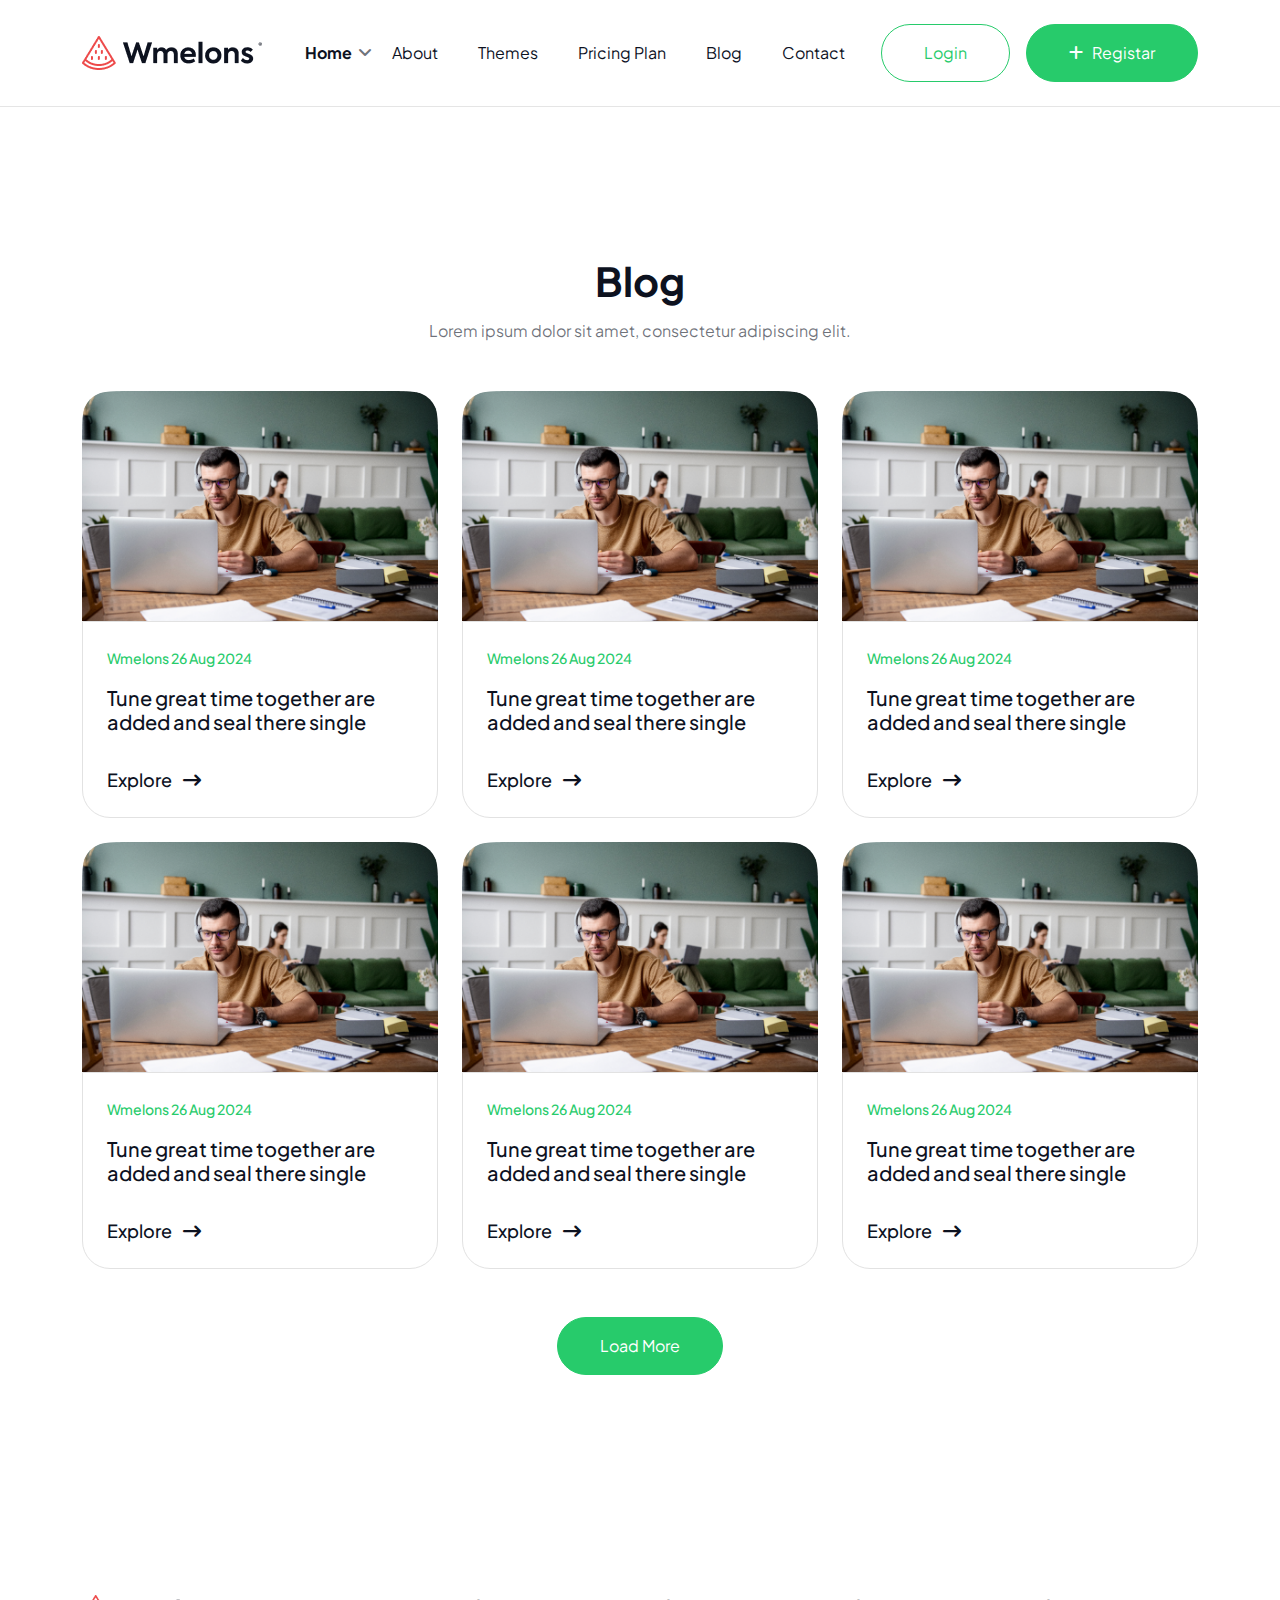
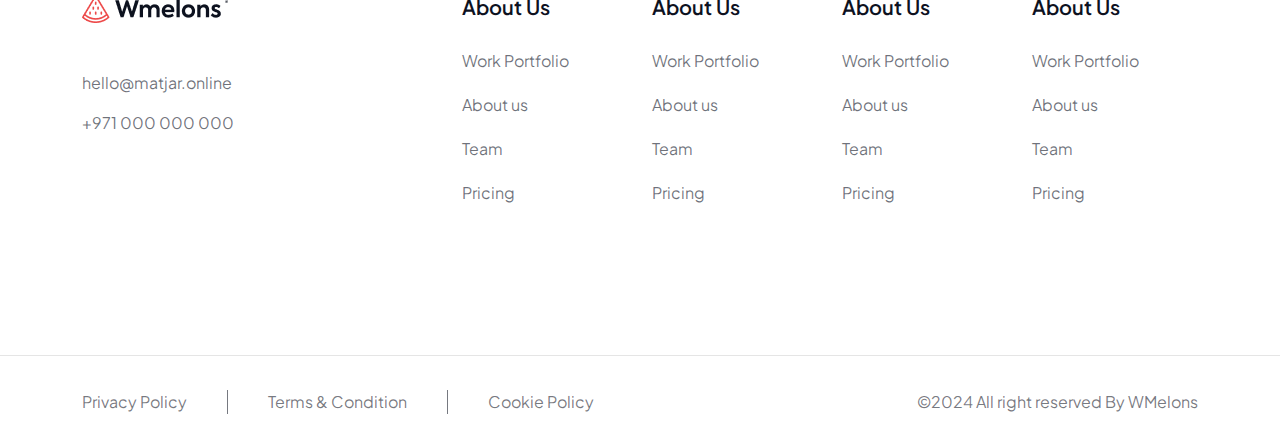
<file: blog.html>
<!DOCTYPE html>
<html lang="en">
<head>
    <meta charset="UTF-8">
    <meta name="viewport" content="width=device-width, initial-scale=1.0">
    <title>Wmelons</title>
    <link rel="shortcut icon" href="assets/images/favicon.png" type="image/x-icon">
    <!--Plugin file-->
    <link rel="stylesheet" href="./assets/css/plugin.css">
    <!-- Style Css File -->
    <link rel="stylesheet" href="./assets/css/style.css">
    <link rel="stylesheet" href="./assets/css/responsive.css">
</head>
    <body>
        <header class="wmelons sticky-header">
            <nav class="navbar wmelons-navbar navbar-expand-xl">
                <div class="container custom-container gap-3">      
                    <div class="logo-wraper">
                        <a href="javascript:void(0)" class="logo">
                            <img src="./assets/images/logo.png" alt="Wmelons">
                        </a>
                    </div>
                    <div class="responsive-mobile-menu ms-auto d-xl-none d-flex gap-2">
                        <button class="navbar-toggler bg-w" type="button" data-bs-toggle="collapse" data-bs-target="#listing-menu">
                            <i class="fa-solid fa-bars"></i>
                        </button>
                        <a href="javascript:void(0)" class="click-nav-right-icon">
                            <i class="fas fa-ellipsis-v"></i>
                        </a>
                    </div>
                    <div class="collapse navbar-collapse" id="listing-menu">
                        <ul class="navbar-nav ms-lg-auto mt-lg-0 text-center mt-5">
                            <li class="current-menu-item menu-item-has-children">
                                <a href="./index.html">Home</a>
                                <ul class="sub-menu">
                                    <li class="">
                                        <a href="javascript:void(0)">Home1</a>
                                    </li>
                                    <li class="">
                                        <a href="javascript:void(0)">Home2</a>
                                    </li>
                                </ul>
                            </li>             
                            <li class="">
                                <a href="./about.html">About</a>
                            </li>
                            <li class="">
                                <a href="./theme.thml">Themes</a>
                            </li>
                            <li class="">
                                <a href="./pricing-plan.html">Pricing Plan</a>
                            </li>
                            <li class="">
                                <a href="./blog.html">Blog</a>
                            </li>
                            <li class="">
                                <a href="./contact.html">Contact</a>
                            </li>
                        </ul>
                    </div>
                    <div class="navbar-right-content">
                        <div class="single-right-content">
                            <div class="navbar-right-flex d-flex gap-3">
                                <div class="navbar-right-btn-1">
                                    <a href="./login.html" class="cmn-btn transparent-green-btn">Login</a>
                                </div>
                                <div class="navbar-right-btn-2">
                                    <a href="./register.html" class="cmn-btn fill-btn"><span class="me-2"><i class="fa-solid fa-plus"></i></span>Registar</a>
                                </div>
                            </div>
                        </div>
                        <!-- <div class="after-login-content">
                            <div class="notification">
                                <svg width="24" height="24" viewBox="0 0 24 24" fill="none" xmlns="http://www.w3.org/2000/svg">
                                    <path d="M12.0199 20.53C9.68987 20.53 7.35987 20.16 5.14987 19.42C4.30987 19.13 3.66987 18.54 3.38987 17.77C3.09987 17 3.19987 16.15 3.65987 15.39L4.80987 13.48C5.04987 13.08 5.26987 12.28 5.26987 11.81V8.92C5.26987 5.2 8.29987 2.17 12.0199 2.17C15.7399 2.17 18.7699 5.2 18.7699 8.92V11.81C18.7699 12.27 18.9899 13.08 19.2299 13.49L20.3699 15.39C20.7999 16.11 20.8799 16.98 20.5899 17.77C20.2999 18.56 19.6699 19.16 18.8799 19.42C16.6799 20.16 14.3499 20.53 12.0199 20.53ZM12.0199 3.67C9.12987 3.67 6.76987 6.02 6.76987 8.92V11.81C6.76987 12.54 6.46987 13.62 6.09987 14.25L4.94987 16.16C4.72987 16.53 4.66987 16.92 4.79987 17.25C4.91987 17.59 5.21987 17.85 5.62987 17.99C9.80987 19.39 14.2399 19.39 18.4199 17.99C18.7799 17.87 19.0599 17.6 19.1899 17.24C19.3199 16.88 19.2899 16.49 19.0899 16.16L17.9399 14.25C17.5599 13.6 17.2699 12.53 17.2699 11.8V8.92C17.2699 6.02 14.9199 3.67 12.0199 3.67Z" fill="#344054"/>
                                    <path d="M13.8796 3.93999C13.8096 3.93999 13.7396 3.92999 13.6696 3.90999C13.3796 3.82999 13.0996 3.76999 12.8296 3.72999C11.9796 3.61999 11.1596 3.67999 10.3896 3.90999C10.1096 3.99999 9.80963 3.90999 9.61963 3.69999C9.42963 3.48999 9.36963 3.18999 9.47963 2.91999C9.88963 1.86999 10.8896 1.17999 12.0296 1.17999C13.1696 1.17999 14.1696 1.85999 14.5796 2.91999C14.6796 3.18999 14.6296 3.48999 14.4396 3.69999C14.2896 3.85999 14.0796 3.93999 13.8796 3.93999Z" fill="#344054"/>
                                    <path d="M12.0195 22.81C11.0295 22.81 10.0695 22.41 9.36953 21.71C8.66953 21.01 8.26953 20.05 8.26953 19.06H9.76953C9.76953 19.65 10.0095 20.23 10.4295 20.65C10.8495 21.07 11.4295 21.31 12.0195 21.31C13.2595 21.31 14.2695 20.3 14.2695 19.06H15.7695C15.7695 21.13 14.0895 22.81 12.0195 22.81Z" fill="#344054"/>
                                </svg>
                            </div>
                            <div class="fevourite">
                                <svg width="22" height="20" viewBox="0 0 22 20" fill="none" xmlns="http://www.w3.org/2000/svg">
                                    <path d="M11 19.65C10.69 19.65 10.39 19.61 10.14 19.52C6.32 18.21 0.25 13.56 0.25 6.69001C0.25 3.19001 3.08 0.350006 6.56 0.350006C8.25 0.350006 9.83 1.01001 11 2.19001C12.17 1.01001 13.75 0.350006 15.44 0.350006C18.92 0.350006 21.75 3.20001 21.75 6.69001C21.75 13.57 15.68 18.21 11.86 19.52C11.61 19.61 11.31 19.65 11 19.65ZM6.56 1.85001C3.91 1.85001 1.75 4.02001 1.75 6.69001C1.75 13.52 8.32 17.32 10.63 18.11C10.81 18.17 11.2 18.17 11.38 18.11C13.68 17.32 20.26 13.53 20.26 6.69001C20.26 4.02001 18.1 1.85001 15.45 1.85001C13.93 1.85001 12.52 2.56001 11.61 3.79001C11.33 4.17001 10.69 4.17001 10.41 3.79001C9.48 2.55001 8.08 1.85001 6.56 1.85001Z" fill="#344054"/>
                                </svg>                                
                            </div>
                            <div class="profile-part">
                                <div class="profile-img">
                                    <img src="./assets/images/profile.png" alt="">
                                </div>
                                <div class="profile-item">
                                    <div class="item"><a href="dashbord.html">Dashbord</a></div>
                                    <div class="item"><a href="#/">Setting</a></div>
                                    <div class="logout"><a href="#/">Log Out</a></div>
                                </div>
                            </div>
                            <div class="country-flag">
                                <img src="./assets/images/flag.png" alt="">
                            </div>
                        </div> -->
                    </div>
                </div>
            </nav>
        </header>
        <!-- End of Header -->
       <!-- Recent Blog -->
       <div class="wmelons recent-blog sec-p-top sec-ph-bot">
            <div class="container">
                <h2 class="second-head text-center">Blog</h2>
                <p class="pera text-center">Lorem ipsum dolor sit amet, consectetur adipiscing elit.</p>
                <div class="blog-wraper">
                    <div class="row g-4 mt-4">
                        <div class="col-lg-4 col-md-6">
                            <div class="single-blog">
                                <div class="blog-head">
                                    <img src="./assets/images/blog.png" alt="blog" class="img-fluid">
                                </div>
                                <div class="bolg-body">
                                    <div class="date">Wmelons 26 Aug 2024</div>
                                    <h3 class="blog-title">Tune  great time together  are  added and seal there single</h3>
                                    <div class="blog-foot">
                                        <a href="./blog-details.html" class="blog-btn">Explore <span class="ms-2"><i class="fa-solid fa-arrow-right-long"></i></span></a>
                                    </div>
                                </div>
                            </div>
                        </div>
                        <div class="col-lg-4 col-md-6">
                            <div class="single-blog">
                                <div class="blog-head">
                                    <img src="./assets/images/blog.png" alt="blog" class="img-fluid">
                                </div>
                                <div class="bolg-body">
                                    <div class="date">Wmelons 26 Aug 2024</div>
                                    <h3 class="blog-title">Tune  great time together  are  added and seal there single</h3>
                                    <div class="blog-foot">
                                        <a href="javascript:void(0)" class="blog-btn">Explore <span class="ms-2"><i class="fa-solid fa-arrow-right-long"></i></span></a>
                                    </div>
                                </div>
                            </div>
                        </div>
                        <div class="col-lg-4 col-md-6">
                            <div class="single-blog">
                                <div class="blog-head">
                                    <img src="./assets/images/blog.png" alt="blog" class="img-fluid">
                                </div>
                                <div class="bolg-body">
                                    <div class="date">Wmelons 26 Aug 2024</div>
                                    <h3 class="blog-title">Tune  great time together  are  added and seal there single</h3>
                                    <div class="blog-foot">
                                        <a href="javascript:void(0)" class="blog-btn">Explore <span class="ms-2"><i class="fa-solid fa-arrow-right-long"></i></span></a>
                                    </div>
                                </div>
                            </div>
                        </div>
                        <div class="col-lg-4 col-md-6">
                            <div class="single-blog">
                                <div class="blog-head">
                                    <img src="./assets/images/blog.png" alt="blog" class="img-fluid">
                                </div>
                                <div class="bolg-body">
                                    <div class="date">Wmelons 26 Aug 2024</div>
                                    <h3 class="blog-title">Tune  great time together  are  added and seal there single</h3>
                                    <div class="blog-foot">
                                        <a href="javascript:void(0)" class="blog-btn">Explore <span class="ms-2"><i class="fa-solid fa-arrow-right-long"></i></span></a>
                                    </div>
                                </div>
                            </div>
                        </div>
                        <div class="col-lg-4 col-md-6">
                            <div class="single-blog">
                                <div class="blog-head">
                                    <img src="./assets/images/blog.png" alt="blog" class="img-fluid">
                                </div>
                                <div class="bolg-body">
                                    <div class="date">Wmelons 26 Aug 2024</div>
                                    <h3 class="blog-title">Tune  great time together  are  added and seal there single</h3>
                                    <div class="blog-foot">
                                        <a href="javascript:void(0)" class="blog-btn">Explore <span class="ms-2"><i class="fa-solid fa-arrow-right-long"></i></span></a>
                                    </div>
                                </div>
                            </div>
                        </div>
                        <div class="col-lg-4 col-md-6">
                            <div class="single-blog">
                                <div class="blog-head">
                                    <img src="./assets/images/blog.png" alt="blog" class="img-fluid">
                                </div>
                                <div class="bolg-body">
                                    <div class="date">Wmelons 26 Aug 2024</div>
                                    <h3 class="blog-title">Tune  great time together  are  added and seal there single</h3>
                                    <div class="blog-foot">
                                        <a href="javascript:void(0)" class="blog-btn">Explore <span class="ms-2"><i class="fa-solid fa-arrow-right-long"></i></span></a>
                                    </div>
                                </div>
                            </div>
                        </div>
                    </div>
                </div>
                <div class="loadblog text-center mt-5">
                    <a href="javascript:void(0)" class="cmn-btn fill-btn">Load More</a>
                </div>
            </div>
       </div>
       <!--Footer Part-->
       <footer class="footer-area wmelons">
        <div class="container">
            <div class="footer-area-wraper">
                <div class="footer-area-top sec-p-top sec-p-bot">
                    <div class="row g-4">
                        <div class="col-lg-4 col-md-3 col-sm-6">
                            <div class="footer-area-logo-widget">
                                <div class="footer-widget widget">
                                <div class="footer-content-logo">
                                        <a href="javascript:void(0)"><img src="./assets/images/footer-logo.png" alt="wmelons"></a>
                                </div> 
                                <div class="footer-widget-inner mt-5">
                                        <ul class="mt-3">
                                            <li class="mb-3">hello@matjar.online</li>
                                            <li>+971 000 000 000</li>
                                        </ul>
                                </div>
                                </div>
                            </div>
                        </div>
                        <div class="col-lg-2 col-md-3 col-sm-6">
                            <div class="about-us link-list footer-widget widget">
                                <h4 class="footer-widget-title">About Us</h4>
                                <ul>
                                    <li><a href="javascript:void(0)">Work Portfolio</a></li>
                                    <li><a href="javascript:void(0)">About us</a></li>
                                    <li><a href="javascript:void(0)">Team</a></li>
                                    <li><a href="javascript:void(0)">Pricing</a></li>
                                </ul>
                            </div>
                        </div>
                        <div class="col-lg-2 col-md-3 col-sm-6">
                            <div class="about-us link-list footer-widget widget">
                                <h4 class="footer-widget-title">About Us</h4>
                                <ul>
                                    <li><a href="javascript:void(0)">Work Portfolio</a></li>
                                    <li><a href="javascript:void(0)">About us</a></li>
                                    <li><a href="javascript:void(0)">Team</a></li>
                                    <li><a href="javascript:void(0)">Pricing</a></li>
                                </ul>
                            </div>
                        </div>
                        <div class="col-lg-2 col-md-3 col-sm-6">
                            <div class="about-us link-list footer-widget widget">
                                <h4 class="footer-widget-title">About Us</h4>
                                <ul>
                                    <li><a href="javascript:void(0)">Work Portfolio</a></li>
                                    <li><a href="javascript:void(0)">About us</a></li>
                                    <li><a href="javascript:void(0)">Team</a></li>
                                    <li><a href="javascript:void(0)">Pricing</a></li>
                                </ul>
                            </div>
                        </div>
                        <div class="col-lg-2 col-md-3 col-sm-6">
                            <div class="about-us link-list footer-widget widget">
                                <h4 class="footer-widget-title">About Us</h4>
                                <ul>
                                    <li><a href="javascript:void(0)">Work Portfolio</a></li>
                                    <li><a href="javascript:void(0)">About us</a></li>
                                    <li><a href="javascript:void(0)">Team</a></li>
                                    <li><a href="javascript:void(0)">Pricing</a></li>
                                </ul>
                            </div>
                        </div>
                    </div>
                </div>
            </div>
        </div>
        <div class="footer-area-bottom">
            <div class="container">
                <div class="footer-area-bottom-wraper">
                    <ul>
                        <li><a href="javascript:void(0)">Privacy Policy</a></li>
                        <li><a href="javascript:void(0)">Terms & Condition</a></li>
                        <li><a href="javascript:void(0)">Cookie Policy</a></li>
                    </ul>
                    <div class="allright">&copy;2024 All right reserved By <a href="javascript:void(0)">WMelons</a></div>
                </div>
            </div>
        </div>
       </footer>
    <!-- Plugin JS -->
    <script src="./assets/js/plugin.js"></script>
     <!--Main JS-->
    <script src="./assets/js/main.js"></script>
</body>
</html>
</file>
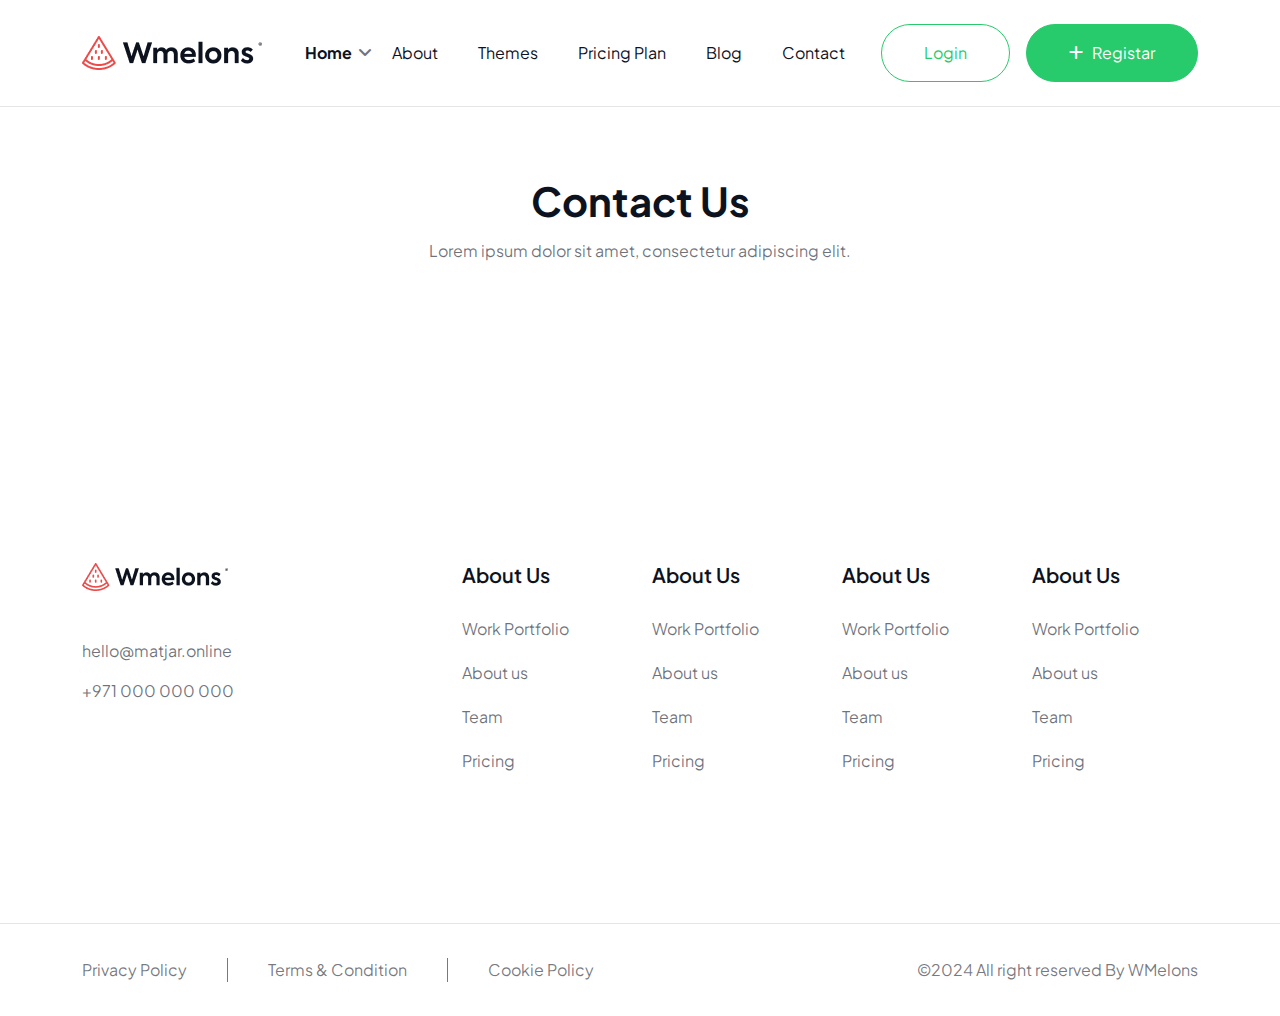
<file: contact.html>
<!DOCTYPE html>
<html lang="en">
<head>
    <meta charset="UTF-8">
    <meta name="viewport" content="width=device-width, initial-scale=1.0">
    <title>Wmelons</title>
    <link rel="shortcut icon" href="assets/images/favicon.png" type="image/x-icon">
    <!--Plugin file-->
    <link rel="stylesheet" href="./assets/css/plugin.css">
    <!-- Style Css File -->
    <link rel="stylesheet" href="./assets/css/style.css">
    <link rel="stylesheet" href="./assets/css/responsive.css">
</head>
<body>
    <header class="wmelons sticky-header">
        <nav class="navbar wmelons-navbar navbar-expand-xl">
            <div class="container custom-container gap-3">      
                <div class="logo-wraper">
                    <a href="javascript:void(0)" class="logo">
                        <img src="./assets/images/logo.png" alt="Wmelons">
                    </a>
                </div>
                <div class="responsive-mobile-menu ms-auto d-xl-none d-flex gap-2">
                    <button class="navbar-toggler bg-w" type="button" data-bs-toggle="collapse" data-bs-target="#listing-menu">
                        <i class="fa-solid fa-bars"></i>
                    </button>
                    <a href="javascript:void(0)" class="click-nav-right-icon">
                        <i class="fas fa-ellipsis-v"></i>
                    </a>
                </div>
                <div class="collapse navbar-collapse" id="listing-menu">
                    <ul class="navbar-nav ms-lg-auto mt-lg-0 text-center mt-5">
                        <li class="current-menu-item menu-item-has-children">
                            <a href="./index.html">Home</a>
                            <ul class="sub-menu">
                                <li class="">
                                    <a href="javascript:void(0)">Home1</a>
                                </li>
                                <li class="">
                                    <a href="javascript:void(0)">Home2</a>
                                </li>
                            </ul>
                        </li>             
                        <li class="">
                            <a href="./about.html">About</a>
                        </li>
                        <li class="">
                            <a href="./theme.thml">Themes</a>
                        </li>
                        <li class="">
                            <a href="./pricing-plan.html">Pricing Plan</a>
                        </li>
                        <li class="">
                            <a href="./blog.html">Blog</a>
                        </li>
                        <li class="">
                            <a href="./contact.html">Contact</a>
                        </li>
                    </ul>
                </div>
                <div class="navbar-right-content">
                    <div class="single-right-content">
                        <div class="navbar-right-flex d-flex gap-3">
                            <div class="navbar-right-btn-1">
                                <a href="./login.html" class="cmn-btn transparent-green-btn">Login</a>
                            </div>
                            <div class="navbar-right-btn-2">
                                <a href="./register.html" class="cmn-btn fill-btn"><span class="me-2"><i class="fa-solid fa-plus"></i></span>Registar</a>
                            </div>
                        </div>
                    </div>
                    <!-- <div class="after-login-content">
                        <div class="notification">
                            <svg width="24" height="24" viewBox="0 0 24 24" fill="none" xmlns="http://www.w3.org/2000/svg">
                                <path d="M12.0199 20.53C9.68987 20.53 7.35987 20.16 5.14987 19.42C4.30987 19.13 3.66987 18.54 3.38987 17.77C3.09987 17 3.19987 16.15 3.65987 15.39L4.80987 13.48C5.04987 13.08 5.26987 12.28 5.26987 11.81V8.92C5.26987 5.2 8.29987 2.17 12.0199 2.17C15.7399 2.17 18.7699 5.2 18.7699 8.92V11.81C18.7699 12.27 18.9899 13.08 19.2299 13.49L20.3699 15.39C20.7999 16.11 20.8799 16.98 20.5899 17.77C20.2999 18.56 19.6699 19.16 18.8799 19.42C16.6799 20.16 14.3499 20.53 12.0199 20.53ZM12.0199 3.67C9.12987 3.67 6.76987 6.02 6.76987 8.92V11.81C6.76987 12.54 6.46987 13.62 6.09987 14.25L4.94987 16.16C4.72987 16.53 4.66987 16.92 4.79987 17.25C4.91987 17.59 5.21987 17.85 5.62987 17.99C9.80987 19.39 14.2399 19.39 18.4199 17.99C18.7799 17.87 19.0599 17.6 19.1899 17.24C19.3199 16.88 19.2899 16.49 19.0899 16.16L17.9399 14.25C17.5599 13.6 17.2699 12.53 17.2699 11.8V8.92C17.2699 6.02 14.9199 3.67 12.0199 3.67Z" fill="#344054"/>
                                <path d="M13.8796 3.93999C13.8096 3.93999 13.7396 3.92999 13.6696 3.90999C13.3796 3.82999 13.0996 3.76999 12.8296 3.72999C11.9796 3.61999 11.1596 3.67999 10.3896 3.90999C10.1096 3.99999 9.80963 3.90999 9.61963 3.69999C9.42963 3.48999 9.36963 3.18999 9.47963 2.91999C9.88963 1.86999 10.8896 1.17999 12.0296 1.17999C13.1696 1.17999 14.1696 1.85999 14.5796 2.91999C14.6796 3.18999 14.6296 3.48999 14.4396 3.69999C14.2896 3.85999 14.0796 3.93999 13.8796 3.93999Z" fill="#344054"/>
                                <path d="M12.0195 22.81C11.0295 22.81 10.0695 22.41 9.36953 21.71C8.66953 21.01 8.26953 20.05 8.26953 19.06H9.76953C9.76953 19.65 10.0095 20.23 10.4295 20.65C10.8495 21.07 11.4295 21.31 12.0195 21.31C13.2595 21.31 14.2695 20.3 14.2695 19.06H15.7695C15.7695 21.13 14.0895 22.81 12.0195 22.81Z" fill="#344054"/>
                            </svg>
                        </div>
                        <div class="fevourite">
                            <svg width="22" height="20" viewBox="0 0 22 20" fill="none" xmlns="http://www.w3.org/2000/svg">
                                <path d="M11 19.65C10.69 19.65 10.39 19.61 10.14 19.52C6.32 18.21 0.25 13.56 0.25 6.69001C0.25 3.19001 3.08 0.350006 6.56 0.350006C8.25 0.350006 9.83 1.01001 11 2.19001C12.17 1.01001 13.75 0.350006 15.44 0.350006C18.92 0.350006 21.75 3.20001 21.75 6.69001C21.75 13.57 15.68 18.21 11.86 19.52C11.61 19.61 11.31 19.65 11 19.65ZM6.56 1.85001C3.91 1.85001 1.75 4.02001 1.75 6.69001C1.75 13.52 8.32 17.32 10.63 18.11C10.81 18.17 11.2 18.17 11.38 18.11C13.68 17.32 20.26 13.53 20.26 6.69001C20.26 4.02001 18.1 1.85001 15.45 1.85001C13.93 1.85001 12.52 2.56001 11.61 3.79001C11.33 4.17001 10.69 4.17001 10.41 3.79001C9.48 2.55001 8.08 1.85001 6.56 1.85001Z" fill="#344054"/>
                            </svg>                                
                        </div>
                        <div class="profile-part">
                            <div class="profile-img">
                                <img src="./assets/images/profile.png" alt="">
                            </div>
                            <div class="profile-item">
                                <div class="item"><a href="dashbord.html">Dashbord</a></div>
                                <div class="item"><a href="#/">Setting</a></div>
                                <div class="logout"><a href="#/">Log Out</a></div>
                            </div>
                        </div>
                        <div class="country-flag">
                            <img src="./assets/images/flag.png" alt="">
                        </div>
                    </div> -->
                </div>
            </div>
        </nav>
    </header>
    <!-- End of Header -->
    <!-- Banner Part -->
    <div class="wmelons contact-page sec-ph-top sec-p-bot">
        <div class="container">
            <div class="heading text-center">
                <h2 class="second-head">Contact Us</h2>
                <p class="pera">Lorem ipsum dolor sit amet, consectetur adipiscing elit.</p>
            </div>
        </div>
    </div>
       <!--Footer Part-->
       <footer class="footer-area wmelons">
            <div class="container">
                <div class="footer-area-wraper">
                    <div class="footer-area-top sec-p-top sec-p-bot">
                        <div class="row g-4">
                            <div class="col-lg-4 col-md-3 col-sm-6">
                                <div class="footer-area-logo-widget">
                                    <div class="footer-widget widget">
                                    <div class="footer-content-logo">
                                            <a href="javascript:void(0)"><img src="./assets/images/footer-logo.png" alt="wmelons"></a>
                                    </div> 
                                    <div class="footer-widget-inner mt-5">
                                            <ul class="mt-3">
                                                <li class="mb-3">hello@matjar.online</li>
                                                <li>+971 000 000 000</li>
                                            </ul>
                                    </div>
                                    </div>
                                </div>
                            </div>
                            <div class="col-lg-2 col-md-3 col-sm-6">
                                <div class="about-us link-list footer-widget widget">
                                    <h4 class="footer-widget-title">About Us</h4>
                                    <ul>
                                        <li><a href="javascript:void(0)">Work Portfolio</a></li>
                                        <li><a href="javascript:void(0)">About us</a></li>
                                        <li><a href="javascript:void(0)">Team</a></li>
                                        <li><a href="javascript:void(0)">Pricing</a></li>
                                    </ul>
                                </div>
                            </div>
                            <div class="col-lg-2 col-md-3 col-sm-6">
                                <div class="about-us link-list footer-widget widget">
                                    <h4 class="footer-widget-title">About Us</h4>
                                    <ul>
                                        <li><a href="javascript:void(0)">Work Portfolio</a></li>
                                        <li><a href="javascript:void(0)">About us</a></li>
                                        <li><a href="javascript:void(0)">Team</a></li>
                                        <li><a href="javascript:void(0)">Pricing</a></li>
                                    </ul>
                                </div>
                            </div>
                            <div class="col-lg-2 col-md-3 col-sm-6">
                                <div class="about-us link-list footer-widget widget">
                                    <h4 class="footer-widget-title">About Us</h4>
                                    <ul>
                                        <li><a href="javascript:void(0)">Work Portfolio</a></li>
                                        <li><a href="javascript:void(0)">About us</a></li>
                                        <li><a href="javascript:void(0)">Team</a></li>
                                        <li><a href="javascript:void(0)">Pricing</a></li>
                                    </ul>
                                </div>
                            </div>
                            <div class="col-lg-2 col-md-3 col-sm-6">
                                <div class="about-us link-list footer-widget widget">
                                    <h4 class="footer-widget-title">About Us</h4>
                                    <ul>
                                        <li><a href="javascript:void(0)">Work Portfolio</a></li>
                                        <li><a href="javascript:void(0)">About us</a></li>
                                        <li><a href="javascript:void(0)">Team</a></li>
                                        <li><a href="javascript:void(0)">Pricing</a></li>
                                    </ul>
                                </div>
                            </div>
                        </div>
                    </div>
                </div>
            </div>
            <div class="footer-area-bottom">
                <div class="container">
                    <div class="footer-area-bottom-wraper">
                        <ul>
                            <li><a href="javascript:void(0)">Privacy Policy</a></li>
                            <li><a href="javascript:void(0)">Terms & Condition</a></li>
                            <li><a href="javascript:void(0)">Cookie Policy</a></li>
                        </ul>
                        <div class="allright">&copy;2024 All right reserved By <a href="javascript:void(0)">WMelons</a></div>
                    </div>
                </div>
            </div>
       </footer>
    <!-- Plugin JS -->
    <script src="./assets/js/plugin.js"></script>
     <!--Main JS-->
    <script src="./assets/js/main.js"></script>
</body>
</html>
</file>
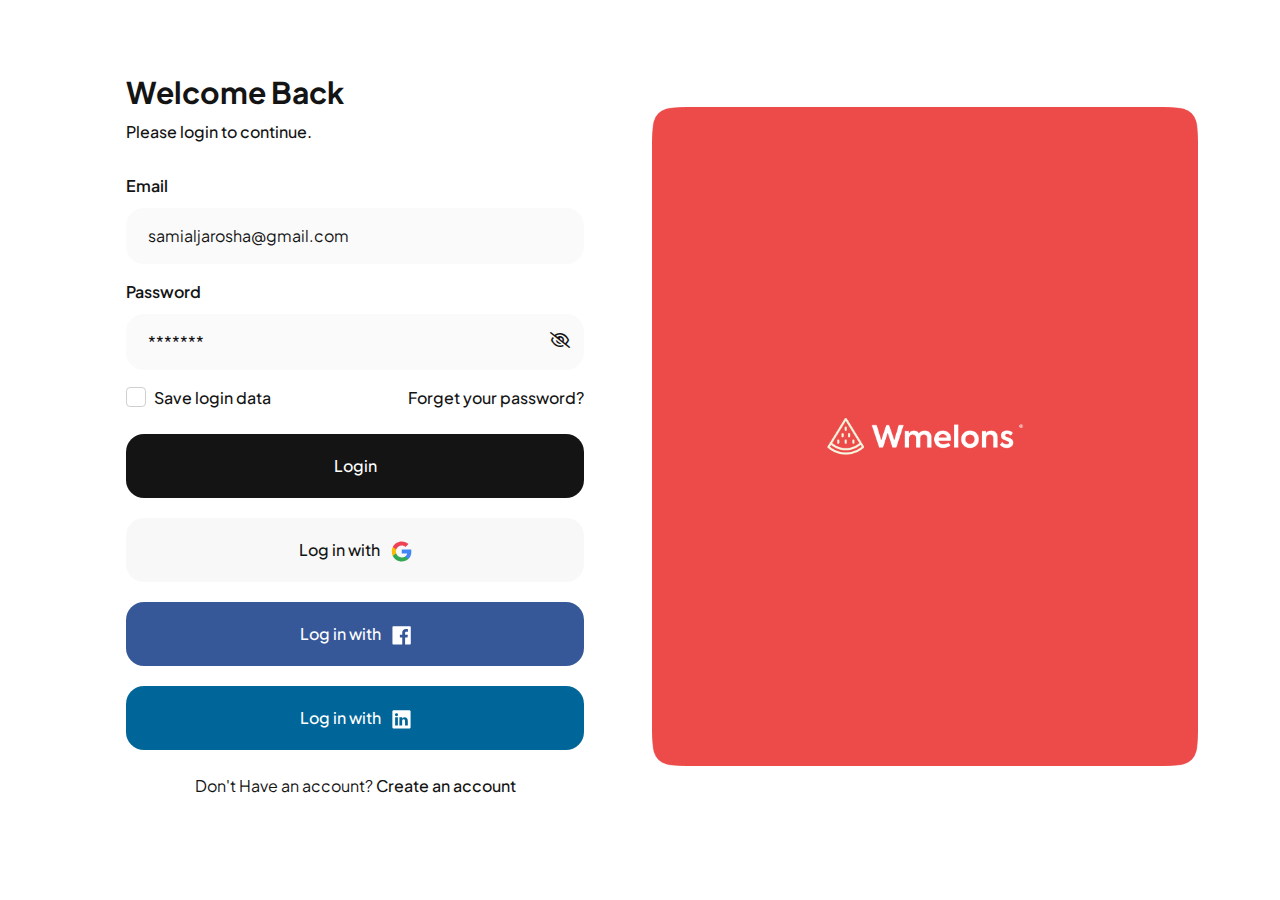
<file: login.html>
<!DOCTYPE html>
<html lang="en">
<head>
    <meta charset="UTF-8">
    <meta name="viewport" content="width=device-width, initial-scale=1.0">
    <title>Wmelons</title>
    <link rel="shortcut icon" href="assets/images/favicon.png" type="image/x-icon">
    <!--Plugin file-->
    <link rel="stylesheet" href="./assets/css/plugin.css">
    <!-- Style Css File -->
    <link rel="stylesheet" href="./assets/css/style.css">
    <link rel="stylesheet" href="./assets/css/responsive.css">
</head>
<body>
    <div class="wmelons login-reg">
        <div class="container">
            <div class="login-page">
                <div class="row g-4 justify-content-between align-items-center">
                    <div class="col-md-6">
                        <div class="login-reg-wraper">
                            <h4 class="account-title">Welcome Back</h4>
                            <p>Please login to continue.</p>
                            <form action="#">
                                <label for="email" class="custom-label w-100">Email</label>
                                <input type="email" name="" id="email" class="custom-input w-100" placeholder="samialjarosha@gmail.com">
                                <label for="pass" class="custom-label w-100 mt-3">Password</label>
                                <div class="input-with-icon hide">
                                    <input type="password" name="" id="pass" class="custom-input w-100" placeholder="*******">
                                    <div class="icon"><i class="fa-regular fa-eye-slash"></i><i class="fa-regular fa-eye d-none"></i></div>
                                </div>
                                <div class="svae-forget mt-3">
                                    <div class="save"><input type="checkbox" name="" id="save-data" class="custom-checkbox me-2"><label for="save-data">Save login data</label></div>
                                    <a href="javascript:void(0)" class="forget-pass">Forget your password?</a>
                                </div>
                                <div class="login-btn-wraper mt-4">
                                    <a href="javascript:void(0)" class="login-signup-btn black-btn w-100">Login</a>
                                    <a href="javascript:void(0)" class="login-signup-btn white-btn w-100">Log in with 
                                        <div class="icon">
                                            <svg width="21" height="21" viewBox="0 0 21 21" fill="none" xmlns="http://www.w3.org/2000/svg">
                                                <path fill-rule="evenodd" clip-rule="evenodd" d="M20.3402 10.6689C20.3402 9.95978 20.2766 9.27796 20.1584 8.62341H10.7402V12.4916H16.1221C15.8902 13.7416 15.1857 14.8007 14.1266 15.5098V18.0189H17.3584C19.2493 16.278 20.3402 13.7143 20.3402 10.6689Z" fill="#4285F4"/>
                                                <path fill-rule="evenodd" clip-rule="evenodd" d="M10.7411 20.4417C13.4411 20.4417 15.7047 19.5462 17.3592 18.0189L14.1274 15.5099C13.232 16.1099 12.0865 16.4644 10.7411 16.4644C8.13651 16.4644 5.93196 14.7053 5.1456 12.3417H1.80469V14.9326C3.45014 18.2008 6.83196 20.4417 10.7411 20.4417Z" fill="#34A853"/>
                                                <path fill-rule="evenodd" clip-rule="evenodd" d="M5.14478 12.3416C4.94478 11.7416 4.83114 11.1007 4.83114 10.4416C4.83114 9.7825 4.94478 9.14159 5.14478 8.54159V5.95068H1.80387C1.1266 7.30068 0.740234 8.82796 0.740234 10.4416C0.740234 12.0552 1.1266 13.5825 1.80387 14.9325L5.14478 12.3416Z" fill="#FBBC05"/>
                                                <path fill-rule="evenodd" clip-rule="evenodd" d="M10.7411 4.41892C12.2092 4.41892 13.5274 4.92347 14.5638 5.91438L17.432 3.0462C15.7001 1.43256 13.4365 0.44165 10.7411 0.44165C6.83196 0.44165 3.45014 2.68256 1.80469 5.95074L5.1456 8.54165C5.93196 6.17801 8.13651 4.41892 10.7411 4.41892Z" fill="#EE4356"/>
                                            </svg>
                                        </div>
                                    </a>
                                    <a href="javascript:void(0)" class="login-signup-btn blue1-btn w-100">Log in with
                                        <div class="icon">
                                            <svg width="19" height="19" viewBox="0 0 19 19" fill="none" xmlns="http://www.w3.org/2000/svg">
                                                <path fill-rule="evenodd" clip-rule="evenodd" d="M18.7884 17.5966C18.7884 18.1554 18.3353 18.6084 17.7766 18.6084H1.46692C0.907969 18.6084 0.455078 18.1554 0.455078 17.5966V1.28687C0.455078 0.727987 0.907969 0.275024 1.46692 0.275024H17.7766C18.3353 0.275024 18.7884 0.727987 18.7884 1.28687V17.5966ZM13.1047 11.5088V18.6084H10.2475V11.5088H7.85829V8.74193H10.2475V6.70142C10.2475 4.33341 11.6937 3.04399 13.8062 3.04399C14.8179 3.04399 15.6876 3.11933 15.9411 3.15306V5.6277L14.476 5.62835C13.3272 5.62835 13.1047 6.17426 13.1047 6.97534V8.74193H15.8446L15.4878 11.5088H13.1047Z" fill="white"/>
                                            </svg>                                            
                                        </div>
                                    </a>
                                    <a href="javascript:void(0)" class="login-signup-btn blue2-btn w-100">Log in with
                                        <div class="icon">
                                            <svg width="19" height="19" viewBox="0 0 19 19" fill="none" xmlns="http://www.w3.org/2000/svg">
                                                <path d="M0.365234 1.58835C0.365234 0.863237 0.967957 0.275064 1.71149 0.275064H17.2367C17.9802 0.275064 18.583 0.863237 18.583 1.58835V17.2951C18.583 18.0205 17.9802 18.6084 17.2367 18.6084H1.71149C0.967957 18.6084 0.365234 18.0205 0.365234 17.2951V1.58835Z" fill="white"/>
                                                <path fill-rule="evenodd" clip-rule="evenodd" d="M5.88695 15.6219V7.34342H3.13532V15.6219H5.88695ZM4.51112 6.21313C5.47067 6.21313 6.06791 5.57743 6.06791 4.78299C6.05002 3.97067 5.47067 3.35261 4.52932 3.35261C3.58807 3.35261 2.97266 3.97067 2.97266 4.78299C2.97266 5.57743 3.56977 6.21313 4.49318 6.21313H4.51112Z" fill="#006699"/>
                                                <path fill-rule="evenodd" clip-rule="evenodd" d="M7.41016 15.6219H10.1618V10.9989C10.1618 10.7514 10.1796 10.5043 10.2523 10.3274C10.4512 9.83306 10.904 9.32107 11.6641 9.32107C12.6598 9.32107 13.0581 10.0802 13.0581 11.1931V15.6219H15.8095V10.8752C15.8095 8.33237 14.452 7.14916 12.6416 7.14916C11.1572 7.14916 10.5055 7.97888 10.1435 8.54402H10.1618V7.34342H7.41023C7.44634 8.12022 7.41016 15.6219 7.41016 15.6219Z" fill="#006699"/>
                                            </svg>                                            
                                        </div>
                                    </a>
                                </div>
                                <div class="dont-have-acc mt-4">
                                    Don't Have an account? <a href="register.html">Create an account</a>
                                </div>
                            </form>
                        </div>
                    </div>
                    <div class="col-md-6">
                        <div class="img">
                            <img src="./assets/images/login.png" alt="">
                        </div>
                    </div>
                </div>
            </div>
        </div>
    </div>
    <!--Main JS-->
    <script src="./assets/js/plugin.js"></script>
     <!--Main JS-->
    <script src="./assets/js/main.js"></script>
</body>
</html>
</file>
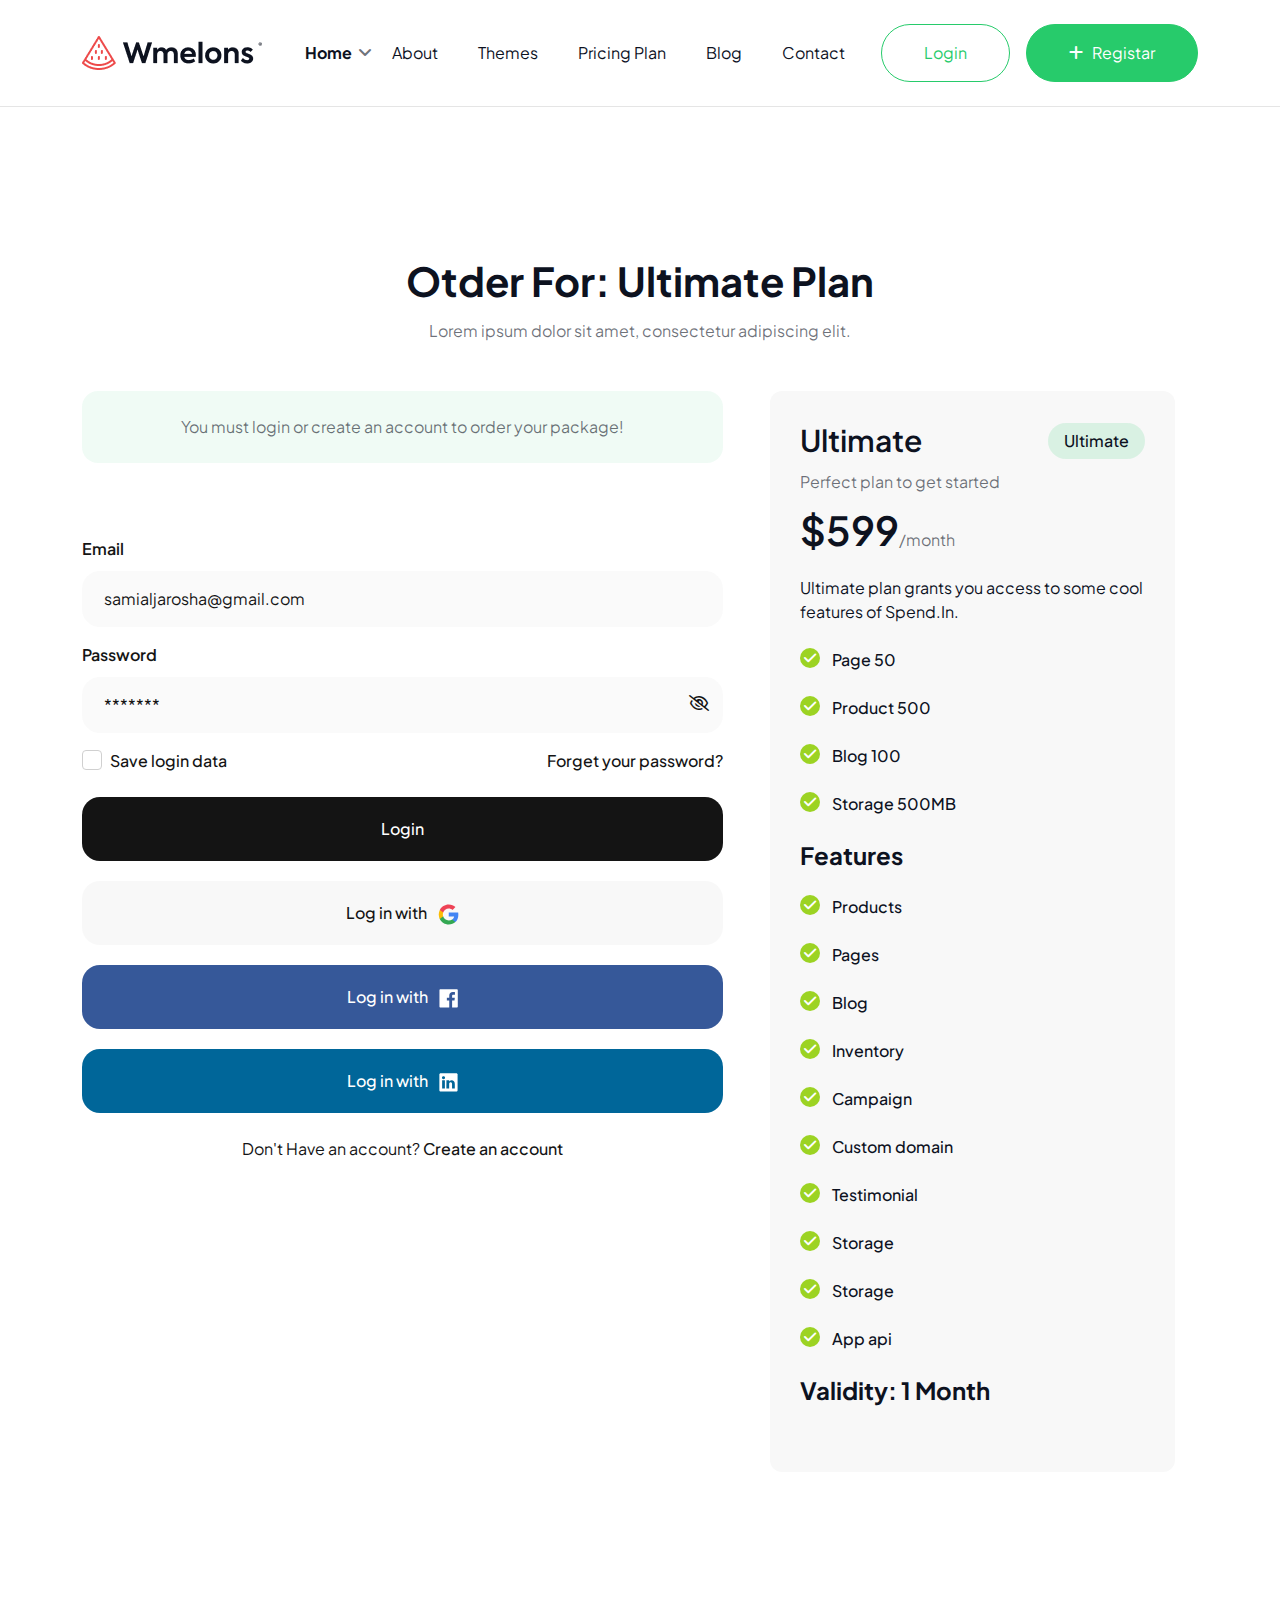
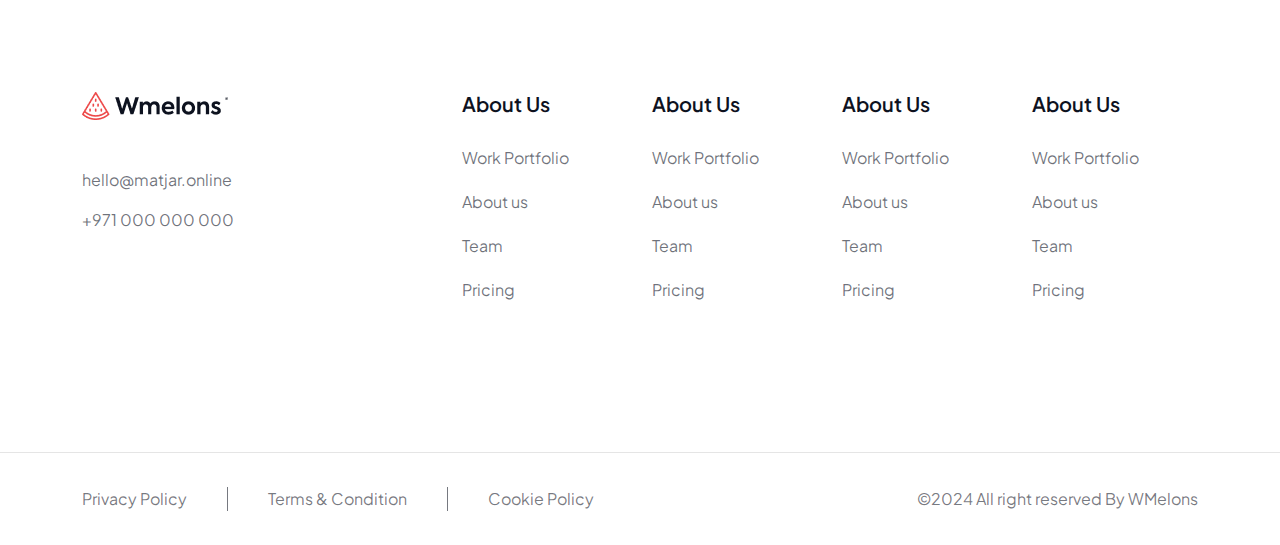
<file: order-price-plan.html>
<!DOCTYPE html>
<html lang="en">
<head>
    <meta charset="UTF-8">
    <meta name="viewport" content="width=device-width, initial-scale=1.0">
    <title>Wmelons</title>
    <link rel="shortcut icon" href="assets/images/favicon.png" type="image/x-icon">
    <!--Plugin file-->
    <link rel="stylesheet" href="./assets/css/plugin.css">
    <!-- Style Css File -->
    <link rel="stylesheet" href="./assets/css/style.css">
    <link rel="stylesheet" href="./assets/css/responsive.css">
</head>
    <body>
        <header class="wmelons sticky-header">
            <nav class="navbar wmelons-navbar navbar-expand-xl">
                <div class="container custom-container gap-3">      
                    <div class="logo-wraper">
                        <a href="javascript:void(0)" class="logo">
                            <img src="./assets/images/logo.png" alt="Wmelons">
                        </a>
                    </div>
                    <div class="responsive-mobile-menu ms-auto d-xl-none d-flex gap-2">
                        <button class="navbar-toggler bg-w" type="button" data-bs-toggle="collapse" data-bs-target="#listing-menu">
                            <i class="fa-solid fa-bars"></i>
                        </button>
                        <a href="javascript:void(0)" class="click-nav-right-icon">
                            <i class="fas fa-ellipsis-v"></i>
                        </a>
                    </div>
                    <div class="collapse navbar-collapse" id="listing-menu">
                        <ul class="navbar-nav ms-lg-auto mt-lg-0 text-center mt-5">
                            <li class="current-menu-item menu-item-has-children">
                                <a href="./index.html">Home</a>
                                <ul class="sub-menu">
                                    <li class="">
                                        <a href="javascript:void(0)">Home1</a>
                                    </li>
                                    <li class="">
                                        <a href="javascript:void(0)">Home2</a>
                                    </li>
                                </ul>
                            </li>             
                            <li class="">
                                <a href="./about.html">About</a>
                            </li>
                            <li class="">
                                <a href="./theme.thml">Themes</a>
                            </li>
                            <li class="">
                                <a href="./pricing-plan.html">Pricing Plan</a>
                            </li>
                            <li class="">
                                <a href="./blog.html">Blog</a>
                            </li>
                            <li class="">
                                <a href="./contact.html">Contact</a>
                            </li>
                        </ul>
                    </div>
                    <div class="navbar-right-content">
                        <div class="single-right-content">
                            <div class="navbar-right-flex d-flex gap-3">
                                <div class="navbar-right-btn-1">
                                    <a href="./login.html" class="cmn-btn transparent-green-btn">Login</a>
                                </div>
                                <div class="navbar-right-btn-2">
                                    <a href="./register.html" class="cmn-btn fill-btn"><span class="me-2"><i class="fa-solid fa-plus"></i></span>Registar</a>
                                </div>
                            </div>
                        </div>
                        <!-- <div class="after-login-content">
                            <div class="notification">
                                <svg width="24" height="24" viewBox="0 0 24 24" fill="none" xmlns="http://www.w3.org/2000/svg">
                                    <path d="M12.0199 20.53C9.68987 20.53 7.35987 20.16 5.14987 19.42C4.30987 19.13 3.66987 18.54 3.38987 17.77C3.09987 17 3.19987 16.15 3.65987 15.39L4.80987 13.48C5.04987 13.08 5.26987 12.28 5.26987 11.81V8.92C5.26987 5.2 8.29987 2.17 12.0199 2.17C15.7399 2.17 18.7699 5.2 18.7699 8.92V11.81C18.7699 12.27 18.9899 13.08 19.2299 13.49L20.3699 15.39C20.7999 16.11 20.8799 16.98 20.5899 17.77C20.2999 18.56 19.6699 19.16 18.8799 19.42C16.6799 20.16 14.3499 20.53 12.0199 20.53ZM12.0199 3.67C9.12987 3.67 6.76987 6.02 6.76987 8.92V11.81C6.76987 12.54 6.46987 13.62 6.09987 14.25L4.94987 16.16C4.72987 16.53 4.66987 16.92 4.79987 17.25C4.91987 17.59 5.21987 17.85 5.62987 17.99C9.80987 19.39 14.2399 19.39 18.4199 17.99C18.7799 17.87 19.0599 17.6 19.1899 17.24C19.3199 16.88 19.2899 16.49 19.0899 16.16L17.9399 14.25C17.5599 13.6 17.2699 12.53 17.2699 11.8V8.92C17.2699 6.02 14.9199 3.67 12.0199 3.67Z" fill="#344054"/>
                                    <path d="M13.8796 3.93999C13.8096 3.93999 13.7396 3.92999 13.6696 3.90999C13.3796 3.82999 13.0996 3.76999 12.8296 3.72999C11.9796 3.61999 11.1596 3.67999 10.3896 3.90999C10.1096 3.99999 9.80963 3.90999 9.61963 3.69999C9.42963 3.48999 9.36963 3.18999 9.47963 2.91999C9.88963 1.86999 10.8896 1.17999 12.0296 1.17999C13.1696 1.17999 14.1696 1.85999 14.5796 2.91999C14.6796 3.18999 14.6296 3.48999 14.4396 3.69999C14.2896 3.85999 14.0796 3.93999 13.8796 3.93999Z" fill="#344054"/>
                                    <path d="M12.0195 22.81C11.0295 22.81 10.0695 22.41 9.36953 21.71C8.66953 21.01 8.26953 20.05 8.26953 19.06H9.76953C9.76953 19.65 10.0095 20.23 10.4295 20.65C10.8495 21.07 11.4295 21.31 12.0195 21.31C13.2595 21.31 14.2695 20.3 14.2695 19.06H15.7695C15.7695 21.13 14.0895 22.81 12.0195 22.81Z" fill="#344054"/>
                                </svg>
                            </div>
                            <div class="fevourite">
                                <svg width="22" height="20" viewBox="0 0 22 20" fill="none" xmlns="http://www.w3.org/2000/svg">
                                    <path d="M11 19.65C10.69 19.65 10.39 19.61 10.14 19.52C6.32 18.21 0.25 13.56 0.25 6.69001C0.25 3.19001 3.08 0.350006 6.56 0.350006C8.25 0.350006 9.83 1.01001 11 2.19001C12.17 1.01001 13.75 0.350006 15.44 0.350006C18.92 0.350006 21.75 3.20001 21.75 6.69001C21.75 13.57 15.68 18.21 11.86 19.52C11.61 19.61 11.31 19.65 11 19.65ZM6.56 1.85001C3.91 1.85001 1.75 4.02001 1.75 6.69001C1.75 13.52 8.32 17.32 10.63 18.11C10.81 18.17 11.2 18.17 11.38 18.11C13.68 17.32 20.26 13.53 20.26 6.69001C20.26 4.02001 18.1 1.85001 15.45 1.85001C13.93 1.85001 12.52 2.56001 11.61 3.79001C11.33 4.17001 10.69 4.17001 10.41 3.79001C9.48 2.55001 8.08 1.85001 6.56 1.85001Z" fill="#344054"/>
                                </svg>                                
                            </div>
                            <div class="profile-part">
                                <div class="profile-img">
                                    <img src="./assets/images/profile.png" alt="">
                                </div>
                                <div class="profile-item">
                                    <div class="item"><a href="dashbord.html">Dashbord</a></div>
                                    <div class="item"><a href="#/">Setting</a></div>
                                    <div class="logout"><a href="#/">Log Out</a></div>
                                </div>
                            </div>
                            <div class="country-flag">
                                <img src="./assets/images/flag.png" alt="">
                            </div>
                        </div> -->
                    </div>
                </div>
            </nav>
        </header>
        <!-- End of Header -->
        <!-- Recent Blog -->
        <div class="wmelons order-price-plan sec-p-top sec-ph-bot">
            <div class="container">
                <h2 class="second-head text-center">Otder For: Ultimate Plan</h2>
                <p class="pera text-center">Lorem ipsum dolor sit amet, consectetur adipiscing elit.</p>
                <div class="order-price-plan-wraper">
                    <div class="row g-4 mt-4">
                        <div class="col-md-7">
                            <div class="login-massage">
                                You must login or create an account to order your package!
                            </div>
                            <div class="wmelons login-reg">
                                <form action="#">
                                    <label for="email" class="custom-label w-100">Email</label>
                                    <input type="email" name="" id="email" class="custom-input w-100" placeholder="samialjarosha@gmail.com">
                                    <label for="pass" class="custom-label w-100 mt-3">Password</label>
                                    <div class="input-with-icon hide">
                                        <input type="password" name="" id="pass" class="custom-input w-100" placeholder="*******">
                                        <div class="icon"><i class="fa-regular fa-eye-slash"></i><i class="fa-regular fa-eye d-none"></i></div>
                                    </div>
                                    <div class="svae-forget mt-3">
                                        <div class="save"><input type="checkbox" name="" id="save-data" class="custom-checkbox me-2"><label for="save-data">Save login data</label></div>
                                        <a href="javascript:void(0)" class="forget-pass">Forget your password?</a>
                                    </div>
                                    <div class="login-btn-wraper mt-4">
                                        <a href="javascript:void(0)" class="login-signup-btn black-btn w-100">Login</a>
                                        <a href="javascript:void(0)" class="login-signup-btn white-btn w-100">Log in with 
                                            <div class="icon">
                                                <svg width="21" height="21" viewBox="0 0 21 21" fill="none" xmlns="http://www.w3.org/2000/svg">
                                                    <path fill-rule="evenodd" clip-rule="evenodd" d="M20.3402 10.6689C20.3402 9.95978 20.2766 9.27796 20.1584 8.62341H10.7402V12.4916H16.1221C15.8902 13.7416 15.1857 14.8007 14.1266 15.5098V18.0189H17.3584C19.2493 16.278 20.3402 13.7143 20.3402 10.6689Z" fill="#4285F4"/>
                                                    <path fill-rule="evenodd" clip-rule="evenodd" d="M10.7411 20.4417C13.4411 20.4417 15.7047 19.5462 17.3592 18.0189L14.1274 15.5099C13.232 16.1099 12.0865 16.4644 10.7411 16.4644C8.13651 16.4644 5.93196 14.7053 5.1456 12.3417H1.80469V14.9326C3.45014 18.2008 6.83196 20.4417 10.7411 20.4417Z" fill="#34A853"/>
                                                    <path fill-rule="evenodd" clip-rule="evenodd" d="M5.14478 12.3416C4.94478 11.7416 4.83114 11.1007 4.83114 10.4416C4.83114 9.7825 4.94478 9.14159 5.14478 8.54159V5.95068H1.80387C1.1266 7.30068 0.740234 8.82796 0.740234 10.4416C0.740234 12.0552 1.1266 13.5825 1.80387 14.9325L5.14478 12.3416Z" fill="#FBBC05"/>
                                                    <path fill-rule="evenodd" clip-rule="evenodd" d="M10.7411 4.41892C12.2092 4.41892 13.5274 4.92347 14.5638 5.91438L17.432 3.0462C15.7001 1.43256 13.4365 0.44165 10.7411 0.44165C6.83196 0.44165 3.45014 2.68256 1.80469 5.95074L5.1456 8.54165C5.93196 6.17801 8.13651 4.41892 10.7411 4.41892Z" fill="#EE4356"/>
                                                </svg>
                                            </div>
                                        </a>
                                        <a href="javascript:void(0)" class="login-signup-btn blue1-btn w-100">Log in with
                                            <div class="icon">
                                                <svg width="19" height="19" viewBox="0 0 19 19" fill="none" xmlns="http://www.w3.org/2000/svg">
                                                    <path fill-rule="evenodd" clip-rule="evenodd" d="M18.7884 17.5966C18.7884 18.1554 18.3353 18.6084 17.7766 18.6084H1.46692C0.907969 18.6084 0.455078 18.1554 0.455078 17.5966V1.28687C0.455078 0.727987 0.907969 0.275024 1.46692 0.275024H17.7766C18.3353 0.275024 18.7884 0.727987 18.7884 1.28687V17.5966ZM13.1047 11.5088V18.6084H10.2475V11.5088H7.85829V8.74193H10.2475V6.70142C10.2475 4.33341 11.6937 3.04399 13.8062 3.04399C14.8179 3.04399 15.6876 3.11933 15.9411 3.15306V5.6277L14.476 5.62835C13.3272 5.62835 13.1047 6.17426 13.1047 6.97534V8.74193H15.8446L15.4878 11.5088H13.1047Z" fill="white"/>
                                                </svg>                                            
                                            </div>
                                        </a>
                                        <a href="javascript:void(0)" class="login-signup-btn blue2-btn w-100">Log in with
                                            <div class="icon">
                                                <svg width="19" height="19" viewBox="0 0 19 19" fill="none" xmlns="http://www.w3.org/2000/svg">
                                                    <path d="M0.365234 1.58835C0.365234 0.863237 0.967957 0.275064 1.71149 0.275064H17.2367C17.9802 0.275064 18.583 0.863237 18.583 1.58835V17.2951C18.583 18.0205 17.9802 18.6084 17.2367 18.6084H1.71149C0.967957 18.6084 0.365234 18.0205 0.365234 17.2951V1.58835Z" fill="white"/>
                                                    <path fill-rule="evenodd" clip-rule="evenodd" d="M5.88695 15.6219V7.34342H3.13532V15.6219H5.88695ZM4.51112 6.21313C5.47067 6.21313 6.06791 5.57743 6.06791 4.78299C6.05002 3.97067 5.47067 3.35261 4.52932 3.35261C3.58807 3.35261 2.97266 3.97067 2.97266 4.78299C2.97266 5.57743 3.56977 6.21313 4.49318 6.21313H4.51112Z" fill="#006699"/>
                                                    <path fill-rule="evenodd" clip-rule="evenodd" d="M7.41016 15.6219H10.1618V10.9989C10.1618 10.7514 10.1796 10.5043 10.2523 10.3274C10.4512 9.83306 10.904 9.32107 11.6641 9.32107C12.6598 9.32107 13.0581 10.0802 13.0581 11.1931V15.6219H15.8095V10.8752C15.8095 8.33237 14.452 7.14916 12.6416 7.14916C11.1572 7.14916 10.5055 7.97888 10.1435 8.54402H10.1618V7.34342H7.41023C7.44634 8.12022 7.41016 15.6219 7.41016 15.6219Z" fill="#006699"/>
                                                </svg>                                            
                                            </div>
                                        </a>
                                    </div>
                                    <div class="dont-have-acc mt-4">
                                        Don't Have an account? <a href="register.html">Create an account</a>
                                    </div>
                                </form>
                            </div>
                        </div>
                        <div class="col-md-5">
                            <div class="wmelons pricing-plans style-two mx-auto">
                                <div class="price-plans-wraper">
                                    <div class="single-price-plan">
                                        <div class="plan-head">
                                            <h4 class="plan-title">Ultimate</h4>
                                            <div class="badge">Ultimate</div>
                                        </div>
                                        <p class="massage">Perfect plan to get started</p>
                                        <div class="price"><span>&dollar;599</span>/month</div>
                                        <div class="plan-body">
                                            <p>Ultimate plan grants you access to some cool features of Spend.In.</p>
                                            <ul class="plan-list">
                                                <li>Page 50</li>
                                                <li>Product 500</li>
                                                <li>Blog 100</li>
                                                <li>Storage 500MB</li>
                                            </ul>
                                            <h4 class="single-plan-sub-head mt-4">Features</h4>
                                            <ul class="plan-list feature-list my-4">
                                                <li>Products</li>
                                                <li>Pages</li>
                                                <li>Blog</li>
                                                <li>Inventory</li>
                                                <li>Campaign</li>
                                                <li>Custom domain</li>
                                                <li>Testimonial</li>
                                                <li>Storage</li>
                                                <li>Storage</li>
                                                <li>App api</li>
                                            </ul>
                                            <h4 class="single-plan-sub-head">Validity: 1 Month</h4>
                                        </div>
                                        <!-- <div class="plan-foot-btn-wraper d-flex gap-2 justify-content-between ">
                                            <a href="javascript:void(0)" class="cmn-btn fill-btn flex-1">Buy Now</a>
                                            <a href="javascript:void(0)" class="cmn-btn transparent-green-btn flex-1">Try Now</a>
                                        </div> -->
                                    </div>
                                </div>
                            </div>
                        </div>
                    </div>
                </div>
            </div>
        </div>
        <!--Footer Part-->
        <footer class="footer-area wmelons">
            <div class="container">
                <div class="footer-area-wraper">
                    <div class="footer-area-top sec-p-top sec-p-bot">
                        <div class="row g-4">
                            <div class="col-lg-4 col-md-3 col-sm-6">
                                <div class="footer-area-logo-widget">
                                    <div class="footer-widget widget">
                                    <div class="footer-content-logo">
                                            <a href="javascript:void(0)"><img src="./assets/images/footer-logo.png" alt="wmelons"></a>
                                    </div> 
                                    <div class="footer-widget-inner mt-5">
                                            <ul class="mt-3">
                                                <li class="mb-3">hello@matjar.online</li>
                                                <li>+971 000 000 000</li>
                                            </ul>
                                    </div>
                                    </div>
                                </div>
                            </div>
                            <div class="col-lg-2 col-md-3 col-sm-6">
                                <div class="about-us link-list footer-widget widget">
                                    <h4 class="footer-widget-title">About Us</h4>
                                    <ul>
                                        <li><a href="javascript:void(0)">Work Portfolio</a></li>
                                        <li><a href="javascript:void(0)">About us</a></li>
                                        <li><a href="javascript:void(0)">Team</a></li>
                                        <li><a href="javascript:void(0)">Pricing</a></li>
                                    </ul>
                                </div>
                            </div>
                            <div class="col-lg-2 col-md-3 col-sm-6">
                                <div class="about-us link-list footer-widget widget">
                                    <h4 class="footer-widget-title">About Us</h4>
                                    <ul>
                                        <li><a href="javascript:void(0)">Work Portfolio</a></li>
                                        <li><a href="javascript:void(0)">About us</a></li>
                                        <li><a href="javascript:void(0)">Team</a></li>
                                        <li><a href="javascript:void(0)">Pricing</a></li>
                                    </ul>
                                </div>
                            </div>
                            <div class="col-lg-2 col-md-3 col-sm-6">
                                <div class="about-us link-list footer-widget widget">
                                    <h4 class="footer-widget-title">About Us</h4>
                                    <ul>
                                        <li><a href="javascript:void(0)">Work Portfolio</a></li>
                                        <li><a href="javascript:void(0)">About us</a></li>
                                        <li><a href="javascript:void(0)">Team</a></li>
                                        <li><a href="javascript:void(0)">Pricing</a></li>
                                    </ul>
                                </div>
                            </div>
                            <div class="col-lg-2 col-md-3 col-sm-6">
                                <div class="about-us link-list footer-widget widget">
                                    <h4 class="footer-widget-title">About Us</h4>
                                    <ul>
                                        <li><a href="javascript:void(0)">Work Portfolio</a></li>
                                        <li><a href="javascript:void(0)">About us</a></li>
                                        <li><a href="javascript:void(0)">Team</a></li>
                                        <li><a href="javascript:void(0)">Pricing</a></li>
                                    </ul>
                                </div>
                            </div>
                        </div>
                    </div>
                </div>
            </div>
            <div class="footer-area-bottom">
                <div class="container">
                    <div class="footer-area-bottom-wraper">
                        <ul>
                            <li><a href="javascript:void(0)">Privacy Policy</a></li>
                            <li><a href="javascript:void(0)">Terms & Condition</a></li>
                            <li><a href="javascript:void(0)">Cookie Policy</a></li>
                        </ul>
                        <div class="allright">&copy;2024 All right reserved By <a href="javascript:void(0)">WMelons</a></div>
                    </div>
                </div>
            </div>
        </footer>
        <!-- Plugin JS -->
        <script src="./assets/js/plugin.js"></script>
        <!--Main JS-->
        <script src="./assets/js/main.js"></script>
    </body>
</html>
</file>
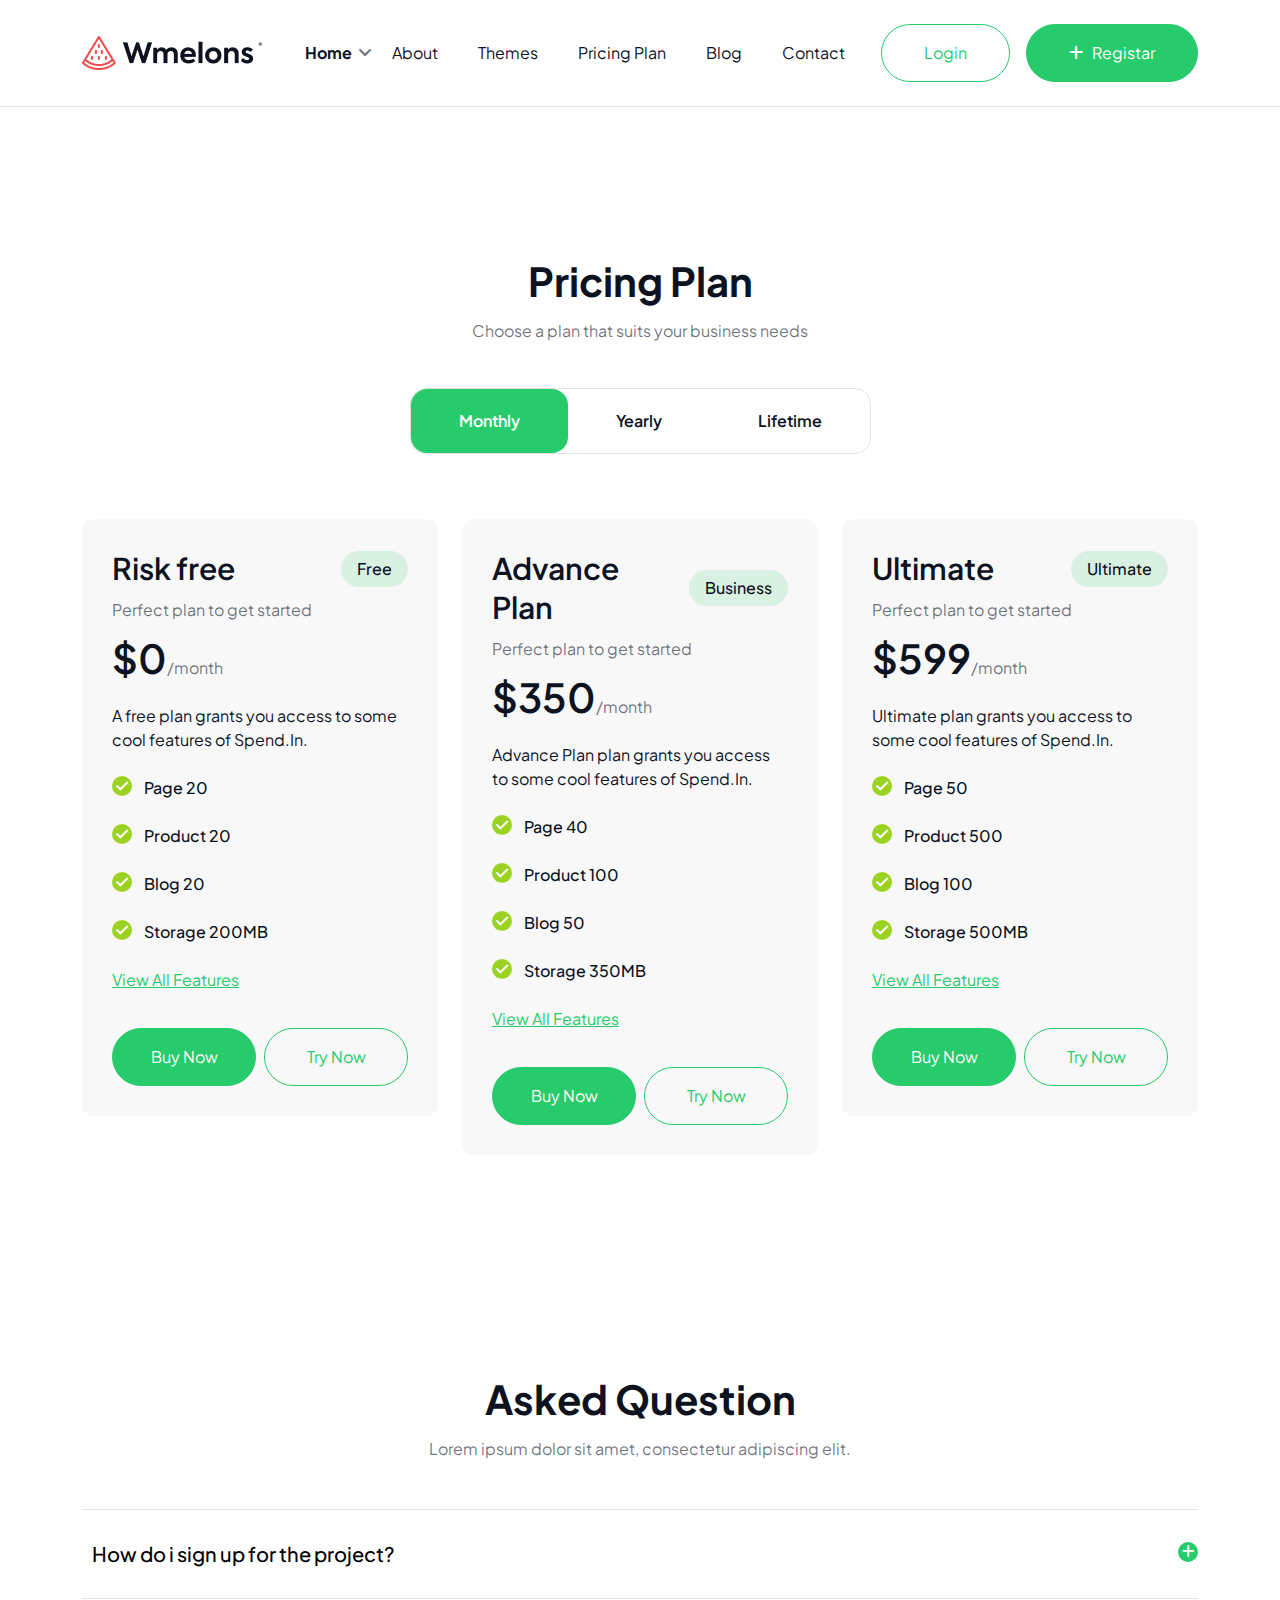
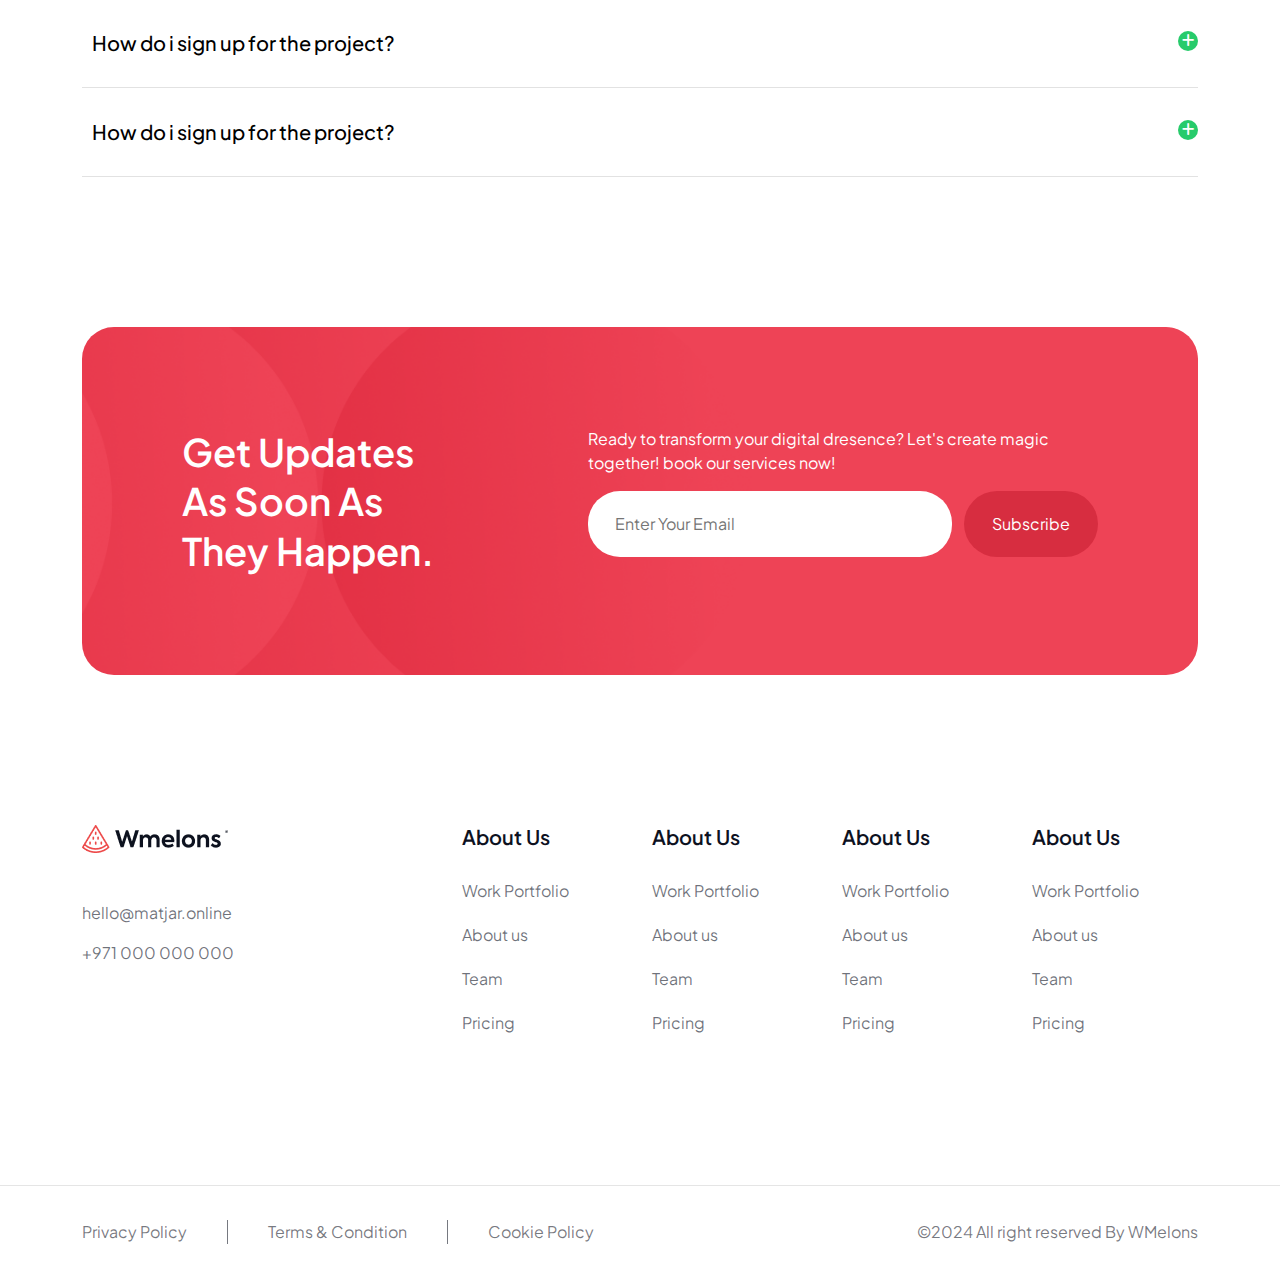
<file: pricing-plan.html>
<!DOCTYPE html>
<html lang="en">
<head>
    <meta charset="UTF-8">
    <meta name="viewport" content="width=device-width, initial-scale=1.0">
    <title>Wmelons</title>
    <link rel="shortcut icon" href="assets/images/favicon.png" type="image/x-icon">
    <!--Plugin file-->
    <link rel="stylesheet" href="./assets/css/plugin.css">
    <!-- Style Css File -->
    <link rel="stylesheet" href="./assets/css/style.css">
    <link rel="stylesheet" href="./assets/css/responsive.css">
</head>
<body>
    <header class="wmelons sticky-header">
        <nav class="navbar wmelons-navbar navbar-expand-xl">
            <div class="container custom-container gap-3">      
                <div class="logo-wraper">
                    <a href="javascript:void(0)" class="logo">
                        <img src="./assets/images/logo.png" alt="Wmelons">
                    </a>
                </div>
                <div class="responsive-mobile-menu ms-auto d-xl-none d-flex gap-2">
                    <button class="navbar-toggler bg-w" type="button" data-bs-toggle="collapse" data-bs-target="#listing-menu">
                        <i class="fa-solid fa-bars"></i>
                    </button>
                    <a href="javascript:void(0)" class="click-nav-right-icon">
                        <i class="fas fa-ellipsis-v"></i>
                    </a>
                </div>
                <div class="collapse navbar-collapse" id="listing-menu">
                    <ul class="navbar-nav ms-lg-auto mt-lg-0 text-center mt-5">
                        <li class="current-menu-item menu-item-has-children">
                            <a href="./index.html">Home</a>
                            <ul class="sub-menu">
                                <li class="">
                                    <a href="javascript:void(0)">Home1</a>
                                </li>
                                <li class="">
                                    <a href="javascript:void(0)">Home2</a>
                                </li>
                            </ul>
                        </li>             
                        <li class="">
                            <a href="./about.html">About</a>
                        </li>
                        <li class="">
                            <a href="./theme.thml">Themes</a>
                        </li>
                        <li class="">
                            <a href="./pricing-plan.html">Pricing Plan</a>
                        </li>
                        <li class="">
                            <a href="./blog.html">Blog</a>
                        </li>
                        <li class="">
                            <a href="./contact.html">Contact</a>
                        </li>
                    </ul>
                </div>
                <div class="navbar-right-content">
                    <div class="single-right-content">
                        <div class="navbar-right-flex d-flex gap-3">
                            <div class="navbar-right-btn-1">
                                <a href="./login.html" class="cmn-btn transparent-green-btn">Login</a>
                            </div>
                            <div class="navbar-right-btn-2">
                                <a href="./register.html" class="cmn-btn fill-btn"><span class="me-2"><i class="fa-solid fa-plus"></i></span>Registar</a>
                            </div>
                        </div>
                    </div>
                    <!-- <div class="after-login-content">
                        <div class="notification">
                            <svg width="24" height="24" viewBox="0 0 24 24" fill="none" xmlns="http://www.w3.org/2000/svg">
                                <path d="M12.0199 20.53C9.68987 20.53 7.35987 20.16 5.14987 19.42C4.30987 19.13 3.66987 18.54 3.38987 17.77C3.09987 17 3.19987 16.15 3.65987 15.39L4.80987 13.48C5.04987 13.08 5.26987 12.28 5.26987 11.81V8.92C5.26987 5.2 8.29987 2.17 12.0199 2.17C15.7399 2.17 18.7699 5.2 18.7699 8.92V11.81C18.7699 12.27 18.9899 13.08 19.2299 13.49L20.3699 15.39C20.7999 16.11 20.8799 16.98 20.5899 17.77C20.2999 18.56 19.6699 19.16 18.8799 19.42C16.6799 20.16 14.3499 20.53 12.0199 20.53ZM12.0199 3.67C9.12987 3.67 6.76987 6.02 6.76987 8.92V11.81C6.76987 12.54 6.46987 13.62 6.09987 14.25L4.94987 16.16C4.72987 16.53 4.66987 16.92 4.79987 17.25C4.91987 17.59 5.21987 17.85 5.62987 17.99C9.80987 19.39 14.2399 19.39 18.4199 17.99C18.7799 17.87 19.0599 17.6 19.1899 17.24C19.3199 16.88 19.2899 16.49 19.0899 16.16L17.9399 14.25C17.5599 13.6 17.2699 12.53 17.2699 11.8V8.92C17.2699 6.02 14.9199 3.67 12.0199 3.67Z" fill="#344054"/>
                                <path d="M13.8796 3.93999C13.8096 3.93999 13.7396 3.92999 13.6696 3.90999C13.3796 3.82999 13.0996 3.76999 12.8296 3.72999C11.9796 3.61999 11.1596 3.67999 10.3896 3.90999C10.1096 3.99999 9.80963 3.90999 9.61963 3.69999C9.42963 3.48999 9.36963 3.18999 9.47963 2.91999C9.88963 1.86999 10.8896 1.17999 12.0296 1.17999C13.1696 1.17999 14.1696 1.85999 14.5796 2.91999C14.6796 3.18999 14.6296 3.48999 14.4396 3.69999C14.2896 3.85999 14.0796 3.93999 13.8796 3.93999Z" fill="#344054"/>
                                <path d="M12.0195 22.81C11.0295 22.81 10.0695 22.41 9.36953 21.71C8.66953 21.01 8.26953 20.05 8.26953 19.06H9.76953C9.76953 19.65 10.0095 20.23 10.4295 20.65C10.8495 21.07 11.4295 21.31 12.0195 21.31C13.2595 21.31 14.2695 20.3 14.2695 19.06H15.7695C15.7695 21.13 14.0895 22.81 12.0195 22.81Z" fill="#344054"/>
                            </svg>
                        </div>
                        <div class="fevourite">
                            <svg width="22" height="20" viewBox="0 0 22 20" fill="none" xmlns="http://www.w3.org/2000/svg">
                                <path d="M11 19.65C10.69 19.65 10.39 19.61 10.14 19.52C6.32 18.21 0.25 13.56 0.25 6.69001C0.25 3.19001 3.08 0.350006 6.56 0.350006C8.25 0.350006 9.83 1.01001 11 2.19001C12.17 1.01001 13.75 0.350006 15.44 0.350006C18.92 0.350006 21.75 3.20001 21.75 6.69001C21.75 13.57 15.68 18.21 11.86 19.52C11.61 19.61 11.31 19.65 11 19.65ZM6.56 1.85001C3.91 1.85001 1.75 4.02001 1.75 6.69001C1.75 13.52 8.32 17.32 10.63 18.11C10.81 18.17 11.2 18.17 11.38 18.11C13.68 17.32 20.26 13.53 20.26 6.69001C20.26 4.02001 18.1 1.85001 15.45 1.85001C13.93 1.85001 12.52 2.56001 11.61 3.79001C11.33 4.17001 10.69 4.17001 10.41 3.79001C9.48 2.55001 8.08 1.85001 6.56 1.85001Z" fill="#344054"/>
                            </svg>                                
                        </div>
                        <div class="profile-part">
                            <div class="profile-img">
                                <img src="./assets/images/profile.png" alt="">
                            </div>
                            <div class="profile-item">
                                <div class="item"><a href="dashbord.html">Dashbord</a></div>
                                <div class="item"><a href="#/">Setting</a></div>
                                <div class="logout"><a href="#/">Log Out</a></div>
                            </div>
                        </div>
                        <div class="country-flag">
                            <img src="./assets/images/flag.png" alt="">
                        </div>
                    </div> -->
                </div>
            </div>
        </nav>
    </header>
    <!-- End of Header -->
    <!-- Pricing Plan -->
    <!-- Pricing Plan -->
    <div class="wmelons pricing-plans sec-p-top sec-p-bot">
        <div class="container">
            <h2 class="second-head text-center">Pricing Plan</h2>
            <p class="pera text-center">Choose a plan that suits your business needs</p>
            <div class="price-plans-wraper">
                <div class="price-plan-buttons nav nav-tabs">
                    <a href="javascript:void(0)" class="plan-btn fill nav-link active" data-bs-toggle="tab" data-bs-target="#monthly">Monthly</a>
                    <a href="javascript:void(0)" class="plan-btn nav-link" data-bs-toggle="tab" data-bs-target="#yearly">Yearly</a>
                    <a href="javascript:void(0)" class="plan-btn nav-link" data-bs-toggle="tab" data-bs-target="#lifetime">Lifetime</a>
                </div>
                <div class="price-single-plan-wraper tab-content">
                    <div class="monthly-wraper tab-pane fade show active" id="monthly">
                        <div class="row g-4">
                            <div class="col-lg-4 col-md-6">
                                <div class="single-price-plan">
                                    <div class="plan-head">
                                        <h4 class="plan-title">Risk free</h4>
                                        <div class="badge">Free</div>
                                    </div>
                                    <p class="massage">Perfect plan to get started</p>
                                    <div class="price"><span>&dollar;0</span>/month</div>
                                    <div class="plan-body">
                                        <p>A free plan grants you access to some cool features of Spend.In.</p>
                                        <ul class="plan-list">
                                            <li>Page 20</li>
                                            <li>Product 20</li>
                                            <li>Blog 20</li>
                                            <li>Storage 200MB</li>
                                        </ul>
                                        <div class="view-all-features">
                                            <a href="javascript:void(0)">View All Features</a>
                                        </div>
                                    </div>
                                    <div class="plan-foot-btn-wraper d-flex gap-2 justify-content-between ">
                                        <a href="javascript:void(0)" class="cmn-btn fill-btn flex-1">Buy Now</a>
                                        <a href="javascript:void(0)" class="cmn-btn transparent-green-btn flex-1">Try Now</a>
                                    </div>
                                </div>
                            </div>
                            <div class="col-lg-4 col-md-6">
                                <div class="single-price-plan">
                                    <div class="plan-head">
                                        <h4 class="plan-title">Advance Plan</h4>
                                        <div class="badge">Business</div>
                                    </div>
                                    <p class="massage">Perfect plan to get started</p>
                                    <div class="price"><span>&dollar;350</span>/month</div>
                                    <div class="plan-body">
                                        <p> Advance Plan  plan grants you access to some cool features of Spend.In.</p>
                                        <ul class="plan-list">
                                            <li>Page 40</li>
                                            <li>Product 100</li>
                                            <li>Blog 50</li>
                                            <li>Storage 350MB</li>
                                        </ul>
                                        <div class="view-all-features">
                                            <a href="javascript:void(0)">View All Features</a>
                                        </div>
                                    </div>
                                    <div class="plan-foot-btn-wraper d-flex gap-2 justify-content-between ">
                                        <a href="javascript:void(0)" class="cmn-btn fill-btn flex-1">Buy Now</a>
                                        <a href="javascript:void(0)" class="cmn-btn transparent-green-btn flex-1">Try Now</a>
                                    </div>
                                </div>
                            </div>
                            <div class="col-lg-4 col-md-6">
                                <div class="single-price-plan">
                                    <div class="plan-head">
                                        <h4 class="plan-title">Ultimate</h4>
                                        <div class="badge">Ultimate</div>
                                    </div>
                                    <p class="massage">Perfect plan to get started</p>
                                    <div class="price"><span>&dollar;599</span>/month</div>
                                    <div class="plan-body">
                                        <p>Ultimate plan grants you access to some cool features of Spend.In.</p>
                                        <ul class="plan-list">
                                            <li>Page 50</li>
                                            <li>Product 500</li>
                                            <li>Blog 100</li>
                                            <li>Storage 500MB</li>
                                        </ul>
                                        <div class="view-all-features">
                                            <a href="javascript:void(0)">View All Features</a>
                                        </div>
                                    </div>
                                    <div class="plan-foot-btn-wraper d-flex gap-2 justify-content-between ">
                                        <a href="javascript:void(0)" class="cmn-btn fill-btn flex-1">Buy Now</a>
                                        <a href="javascript:void(0)" class="cmn-btn transparent-green-btn flex-1">Try Now</a>
                                    </div>
                                </div>
                            </div>
                        </div>
                    </div>
                    <div class="monthly-wraper tab-pane fade" id="yearly">
                        <div class="row g-4">
                            <div class="col-lg-4 col-md-6">
                                <div class="single-price-plan">
                                    <div class="plan-head">
                                        <h4 class="plan-title">Risk free</h4>
                                        <div class="badge">Free</div>
                                    </div>
                                    <p class="massage">Perfect plan to get started</p>
                                    <div class="price"><span>&dollar;0</span>/month</div>
                                    <div class="plan-body">
                                        <p>A free plan grants you access to some cool features of Spend.In.</p>
                                        <ul class="plan-list">
                                            <li>Page 20</li>
                                            <li>Product 20</li>
                                            <li>Blog 20</li>
                                            <li>Storage 200MB</li>
                                        </ul>
                                        <div class="view-all-features">
                                            <a href="javascript:void(0)">View All Features</a>
                                        </div>
                                    </div>
                                    <div class="plan-foot-btn-wraper d-flex gap-2 justify-content-between ">
                                        <a href="javascript:void(0)" class="cmn-btn fill-btn flex-1">Buy Now</a>
                                        <a href="javascript:void(0)" class="cmn-btn transparent-green-btn flex-1">Try Now</a>
                                    </div>
                                </div>
                            </div>
                            <div class="col-lg-4 col-md-6">
                                <div class="single-price-plan">
                                    <div class="plan-head">
                                        <h4 class="plan-title">Advance Plan</h4>
                                        <div class="badge">Business</div>
                                    </div>
                                    <p class="massage">Perfect plan to get started</p>
                                    <div class="price"><span>&dollar;350</span>/month</div>
                                    <div class="plan-body">
                                        <p> Advance Plan  plan grants you access to some cool features of Spend.In.</p>
                                        <ul class="plan-list">
                                            <li>Page 40</li>
                                            <li>Product 100</li>
                                            <li>Blog 50</li>
                                            <li>Storage 350MB</li>
                                        </ul>
                                        <div class="view-all-features">
                                            <a href="javascript:void(0)">View All Features</a>
                                        </div>
                                    </div>
                                    <div class="plan-foot-btn-wraper d-flex gap-2 justify-content-between ">
                                        <a href="javascript:void(0)" class="cmn-btn fill-btn flex-1">Buy Now</a>
                                        <a href="javascript:void(0)" class="cmn-btn transparent-green-btn flex-1">Try Now</a>
                                    </div>
                                </div>
                            </div>
                            <div class="col-lg-4 col-md-6">
                                <div class="single-price-plan">
                                    <div class="plan-head">
                                        <h4 class="plan-title">Ultimate</h4>
                                        <div class="badge">Ultimate</div>
                                    </div>
                                    <p class="massage">Perfect plan to get started</p>
                                    <div class="price"><span>&dollar;599</span>/month</div>
                                    <div class="plan-body">
                                        <p>Ultimate plan grants you access to some cool features of Spend.In.</p>
                                        <ul class="plan-list">
                                            <li>Page 50</li>
                                            <li>Product 500</li>
                                            <li>Blog 100</li>
                                            <li>Storage 500MB</li>
                                        </ul>
                                        <div class="view-all-features">
                                            <a href="javascript:void(0)">View All Features</a>
                                        </div>
                                    </div>
                                    <div class="plan-foot-btn-wraper d-flex gap-2 justify-content-between ">
                                        <a href="javascript:void(0)" class="cmn-btn fill-btn flex-1">Buy Now</a>
                                        <a href="javascript:void(0)" class="cmn-btn transparent-green-btn flex-1">Try Now</a>
                                    </div>
                                </div>
                            </div>
                        </div>
                    </div>
                    <div class="monthly-wraper tab-pane fade" id="lifetime">
                        <div class="row g-4">
                            <div class="col-lg-4 col-md-6">
                                <div class="single-price-plan">
                                    <div class="plan-head">
                                        <h4 class="plan-title">Risk free</h4>
                                        <div class="badge">Free</div>
                                    </div>
                                    <p class="massage">Perfect plan to get started</p>
                                    <div class="price"><span>&dollar;0</span>/month</div>
                                    <div class="plan-body">
                                        <p>A free plan grants you access to some cool features of Spend.In.</p>
                                        <ul class="plan-list">
                                            <li>Page 20</li>
                                            <li>Product 20</li>
                                            <li>Blog 20</li>
                                            <li>Storage 200MB</li>
                                        </ul>
                                        <div class="view-all-features">
                                            <a href="javascript:void(0)">View All Features</a>
                                        </div>
                                    </div>
                                    <div class="plan-foot-btn-wraper d-flex gap-2 justify-content-between ">
                                        <a href="javascript:void(0)" class="cmn-btn fill-btn flex-1">Buy Now</a>
                                        <a href="javascript:void(0)" class="cmn-btn transparent-green-btn flex-1">Try Now</a>
                                    </div>
                                </div>
                            </div>
                            <div class="col-lg-4 col-md-6">
                                <div class="single-price-plan">
                                    <div class="plan-head">
                                        <h4 class="plan-title">Advance Plan</h4>
                                        <div class="badge">Business</div>
                                    </div>
                                    <p class="massage">Perfect plan to get started</p>
                                    <div class="price"><span>&dollar;350</span>/month</div>
                                    <div class="plan-body">
                                        <p> Advance Plan  plan grants you access to some cool features of Spend.In.</p>
                                        <ul class="plan-list">
                                            <li>Page 40</li>
                                            <li>Product 100</li>
                                            <li>Blog 50</li>
                                            <li>Storage 350MB</li>
                                        </ul>
                                        <div class="view-all-features">
                                            <a href="javascript:void(0)">View All Features</a>
                                        </div>
                                    </div>
                                    <div class="plan-foot-btn-wraper d-flex gap-2 justify-content-between ">
                                        <a href="javascript:void(0)" class="cmn-btn fill-btn flex-1">Buy Now</a>
                                        <a href="javascript:void(0)" class="cmn-btn transparent-green-btn flex-1">Try Now</a>
                                    </div>
                                </div>
                            </div>
                            <div class="col-lg-4 col-md-6">
                                <div class="single-price-plan">
                                    <div class="plan-head">
                                        <h4 class="plan-title">Ultimate</h4>
                                        <div class="badge">Ultimate</div>
                                    </div>
                                    <p class="massage">Perfect plan to get started</p>
                                    <div class="price"><span>&dollar;599</span>/month</div>
                                    <div class="plan-body">
                                        <p>Ultimate plan grants you access to some cool features of Spend.In.</p>
                                        <ul class="plan-list">
                                            <li>Page 50</li>
                                            <li>Product 500</li>
                                            <li>Blog 100</li>
                                            <li>Storage 500MB</li>
                                        </ul>
                                        <div class="view-all-features">
                                            <a href="javascript:void(0)">View All Features</a>
                                        </div>
                                    </div>
                                    <div class="plan-foot-btn-wraper d-flex gap-2 justify-content-between ">
                                        <a href="javascript:void(0)" class="cmn-btn fill-btn flex-1">Buy Now</a>
                                        <a href="javascript:void(0)" class="cmn-btn transparent-green-btn flex-1">Try Now</a>
                                    </div>
                                </div>
                            </div>
                        </div>
                    </div>
                </div>
            </div>
        </div>
       </div>
    <!-- FAQ -->
    <div class="wmelons faq sec-ph-top sec-p-bot">
    <div class="container">
        <div class="heading text-center">
            <h2 class="second-head">Asked Question</h2>
            <p class="pera">Lorem ipsum dolor sit amet, consectetur adipiscing elit.</p>
        </div>
        <div class="faq-wraper accordion mt-5">
            <div class="single-faq-item">
                <div class="faq-header-wraper" data-bs-target="#faq1">
                    <h2>How do i sign up for the project?</h2><div class="icon"></div>
                </div>
                <div class="faq-body-wraper accordion-collapse collapse" id="faq1">
                    <p class="faq-text">Lorem, ipsum dolor sit amet consectetur adipisicing elit. Reprehenderit, harum id quaerat perferendis consequuntur, distinctio mollitia quam iure eum itaque, blanditiis aperiam. Excepturi sunt alias pariatur. Incidunt dignissimos vero nisi, necessitatibus neque, aspernatur molestiae laborum, odit quisquam quae exercitationem obcaecati quo optio? Laboriosam molestiae aliquid recusandae culpa dolore voluptatem autem.</p>
                </div>
            </div>
            <div class="single-faq-item">
                <div class="faq-header-wraper" data-bs-target="#faq2">
                    <h2>How do i sign up for the project?</h2><div class="icon"></div>
                </div>
                <div class="faq-body-wraper accordion-collapse collapse" id="faq2">
                    <p class="faq-text">Lorem, ipsum dolor sit amet consectetur adipisicing elit. Reprehenderit, harum id quaerat perferendis consequuntur, distinctio mollitia quam iure eum itaque, blanditiis aperiam. Excepturi sunt alias pariatur. Incidunt dignissimos vero nisi, necessitatibus neque, aspernatur molestiae laborum, odit quisquam quae exercitationem obcaecati quo optio? Laboriosam molestiae aliquid recusandae culpa dolore voluptatem autem.</p>
                </div>
            </div>
            <div class="single-faq-item">
                <div class="faq-header-wraper" data-bs-target="#faq3">
                    <h2>How do i sign up for the project?</h2><div class="icon"></div>
                </div>
                <div class="faq-body-wraper accordion-collapse collapse" id="faq3">
                    <p class="faq-text">Lorem, ipsum dolor sit amet consectetur adipisicing elit. Reprehenderit, harum id quaerat perferendis consequuntur, distinctio mollitia quam iure eum itaque, blanditiis aperiam. Excepturi sunt alias pariatur. Incidunt dignissimos vero nisi, necessitatibus neque, aspernatur molestiae laborum, odit quisquam quae exercitationem obcaecati quo optio? Laboriosam molestiae aliquid recusandae culpa dolore voluptatem autem.</p>
                </div>
            </div>
        </div>
    </div>
    </div>
    <!-- Get Update -->
    <div class="wmelons get-updates">
        <div class="container">
            <div class="get-update-wraper" style="background-image: url('./assets/images/get-update.png');">
                <div class="get-update-inner">
                    <h2 class="get-update-title">Get Updates as soon as they happen.</h2>
                    <div class="text-part">
                        <p class="text">Ready to transform your digital dresence? Let's create magic together! book our services now!</p>
                        <form action="#" method="get" class="news-latter">
                            <input type="email" name="" id="email" placeholder="Enter Your Email">
                            <button type="button" class="cmn-btn subscribe-btn">Subscribe</button>
                        </form>
                    </div>
                </div>
            </div>
        </div>
    </div>
    <!--Footer Part-->
    <footer class="footer-area wmelons">
        <div class="container">
            <div class="footer-area-wraper">
                <div class="footer-area-top sec-p-top sec-p-bot">
                    <div class="row g-4">
                        <div class="col-lg-4 col-md-3 col-sm-6">
                            <div class="footer-area-logo-widget">
                                <div class="footer-widget widget">
                                <div class="footer-content-logo">
                                        <a href="javascript:void(0)"><img src="./assets/images/footer-logo.png" alt="wmelons"></a>
                                </div> 
                                <div class="footer-widget-inner mt-5">
                                        <ul class="mt-3">
                                            <li class="mb-3">hello@matjar.online</li>
                                            <li>+971 000 000 000</li>
                                        </ul>
                                </div>
                                </div>
                            </div>
                        </div>
                        <div class="col-lg-2 col-md-3 col-sm-6">
                            <div class="about-us link-list footer-widget widget">
                                <h4 class="footer-widget-title">About Us</h4>
                                <ul>
                                    <li><a href="javascript:void(0)">Work Portfolio</a></li>
                                    <li><a href="javascript:void(0)">About us</a></li>
                                    <li><a href="javascript:void(0)">Team</a></li>
                                    <li><a href="javascript:void(0)">Pricing</a></li>
                                </ul>
                            </div>
                        </div>
                        <div class="col-lg-2 col-md-3 col-sm-6">
                            <div class="about-us link-list footer-widget widget">
                                <h4 class="footer-widget-title">About Us</h4>
                                <ul>
                                    <li><a href="javascript:void(0)">Work Portfolio</a></li>
                                    <li><a href="javascript:void(0)">About us</a></li>
                                    <li><a href="javascript:void(0)">Team</a></li>
                                    <li><a href="javascript:void(0)">Pricing</a></li>
                                </ul>
                            </div>
                        </div>
                        <div class="col-lg-2 col-md-3 col-sm-6">
                            <div class="about-us link-list footer-widget widget">
                                <h4 class="footer-widget-title">About Us</h4>
                                <ul>
                                    <li><a href="javascript:void(0)">Work Portfolio</a></li>
                                    <li><a href="javascript:void(0)">About us</a></li>
                                    <li><a href="javascript:void(0)">Team</a></li>
                                    <li><a href="javascript:void(0)">Pricing</a></li>
                                </ul>
                            </div>
                        </div>
                        <div class="col-lg-2 col-md-3 col-sm-6">
                            <div class="about-us link-list footer-widget widget">
                                <h4 class="footer-widget-title">About Us</h4>
                                <ul>
                                    <li><a href="javascript:void(0)">Work Portfolio</a></li>
                                    <li><a href="javascript:void(0)">About us</a></li>
                                    <li><a href="javascript:void(0)">Team</a></li>
                                    <li><a href="javascript:void(0)">Pricing</a></li>
                                </ul>
                            </div>
                        </div>
                    </div>
                </div>
            </div>
        </div>
        <div class="footer-area-bottom">
            <div class="container">
                <div class="footer-area-bottom-wraper">
                    <ul>
                        <li><a href="javascript:void(0)">Privacy Policy</a></li>
                        <li><a href="javascript:void(0)">Terms & Condition</a></li>
                        <li><a href="javascript:void(0)">Cookie Policy</a></li>
                    </ul>
                    <div class="allright">&copy;2024 All right reserved By <a href="javascript:void(0)">WMelons</a></div>
                </div>
            </div>
        </div>
   </footer>
    <!-- Plugin JS -->
    <script src="./assets/js/plugin.js"></script>
     <!--Main JS-->
    <script src="./assets/js/main.js"></script>
</body>
</html>
</file>
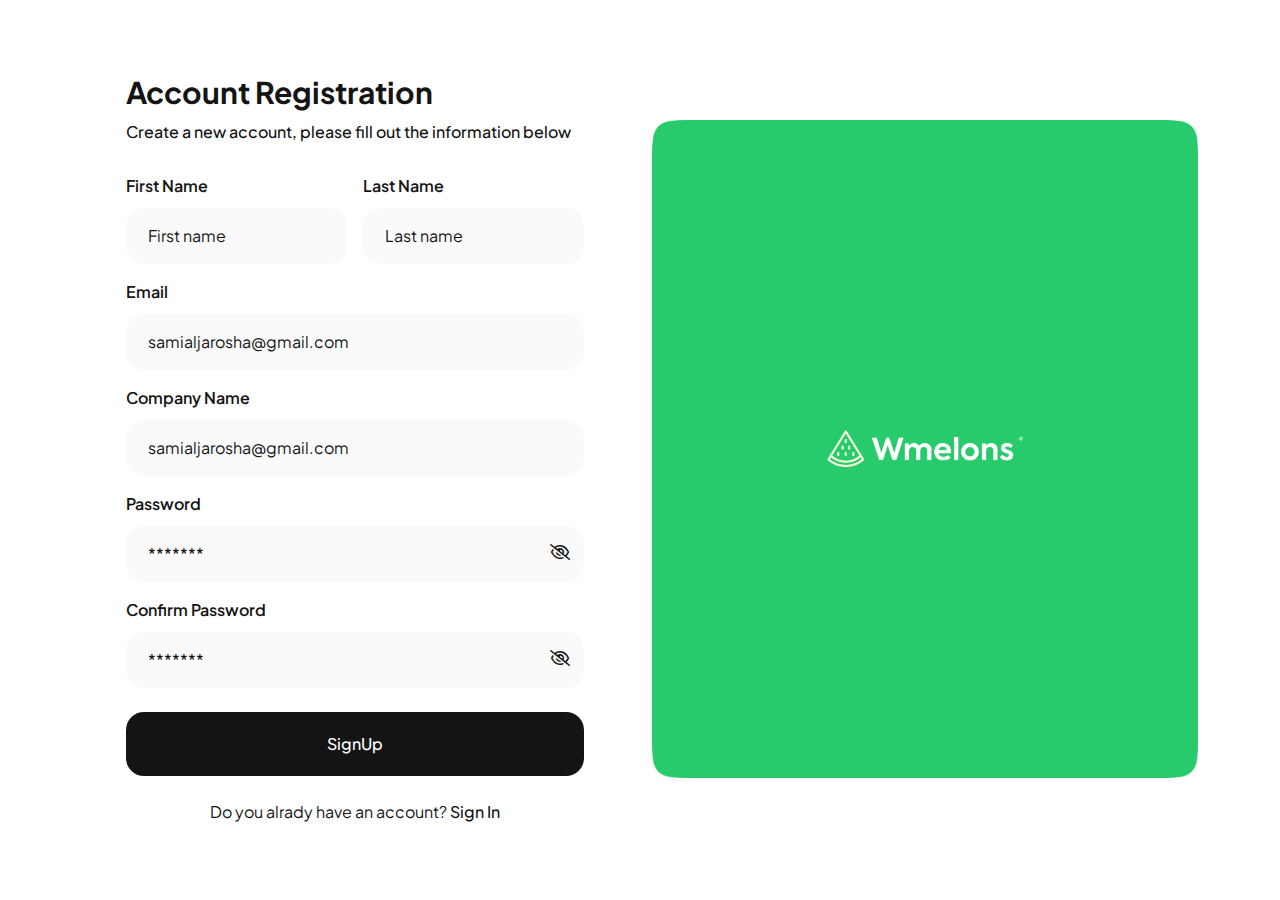
<file: register.html>
<!DOCTYPE html>
<html lang="en">
<head>
    <meta charset="UTF-8">
    <meta name="viewport" content="width=device-width, initial-scale=1.0">
    <title>Wmelons</title>
    <link rel="shortcut icon" href="assets/images/favicon.png" type="image/x-icon">
    <!--Plugin file-->
    <link rel="stylesheet" href="./assets/css/plugin.css">
    <!-- Style Css File -->
    <link rel="stylesheet" href="./assets/css/style.css">
    <link rel="stylesheet" href="./assets/css/responsive.css">
</head>
<body>
    <div class="wmelons login-reg">
        <div class="container">
            <div class="login-page">
                <div class="row g-4 justify-content-between align-items-center">
                    <div class="col-md-6">
                        <div class="login-reg-wraper">
                            <h4 class="account-title">Account Registration</h4>
                            <p>Create a new account, please fill out the information below</p>
                            <form action="#">
                                <div class="name-wraper d-flex gap-3">
                                    <div class="fname flex-1">
                                        <label for="fname" class="custom-label w-100">First Name</label>
                                        <input type="text" placeholder="First name" class="custom-input w-100">
                                    </div>
                                    <div class="lname flex-1">
                                        <label for="lname" class="custom-label w-100">Last Name</label>
                                        <input type="text" placeholder="Last name" class="custom-input w-100">
                                    </div>
                                </div>
                                <label for="email" class="custom-label w-100 mt-3">Email</label>
                                <input type="email" name="" id="email" class="custom-input w-100" placeholder="samialjarosha@gmail.com">
                                <label for="company" class="custom-label w-100 mt-3">Company Name</label>
                                <input type="text" name="" id="company" class="custom-input w-100" placeholder="samialjarosha@gmail.com">
                                <label for="pass" class="custom-label w-100 mt-3">Password</label>
                                <div class="input-with-icon hide">
                                    <input type="password" name="" id="pass" class="custom-input w-100" placeholder="*******">
                                    <div class="icon"><i class="fa-regular fa-eye-slash"></i><i class="fa-regular fa-eye d-none"></i></div>
                                </div>
                                <label for="pass" class="custom-label w-100 mt-3">Confirm Password</label>
                                <div class="input-with-icon hide">
                                    <input type="password" name="" id="cpass" class="custom-input w-100" placeholder="*******">
                                    <div class="icon"><i class="fa-regular fa-eye-slash"></i><i class="fa-regular fa-eye d-none"></i></div>
                                </div>
                                <div class="login-btn-wraper mt-4">
                                    <a href="javascript:void(0)" class="login-signup-btn black-btn w-100">SignUp</a>
                                </div>
                                <div class="dont-have-acc mt-4">
                                    Do you alrady have an account? <a href="./login.html">Sign In</a>
                                </div>
                            </form>
                        </div>
                    </div>
                    <div class="col-md-6">
                        <div class="img">
                            <img src="./assets/images/register.png" alt="">
                        </div>
                    </div>
                </div>
            </div>
        </div>
    </div>
    <!--Main JS-->
    <script src="./assets/js/plugin.js"></script>
     <!--Main JS-->
    <script src="./assets/js/main.js"></script>
</body>
</html>
</file>
<file: assets/css/style.css>
/*--------------------------------------------------------------
    Google Fonts
--------------------------------------------------------------*/
@import url("https://fonts.googleapis.com/css2?family=Plus+Jakarta+Sans:ital,wght@0,200..800;1,200..800&display=swap");
/*--------------------------------------------------------------
# Normalize
--------------------------------------------------------------*/
:root {
  --plus-jakarta: "Plus Jakarta Sans", sans-serif;
  /*color*/
  --color-1:#0D121F;
  --color-2:#0D121F99;
  --color-3:#27CB6B;
  --color-4:#FFFFFF;
  --color-5:#F8F8F8;
  --color-6:#E2E2E2;
  --color-7:#EE4356;
  --color-8:#C4C4C4;
  --color-9:#9CD323;
}

html {
  -webkit-text-size-adjust: 100%;
  -ms-text-size-adjust: 100%;
}

* {
  -webkit-box-sizing: border-box;
  box-sizing: border-box;
  padding: 0;
  margin: 0;
  outline: none;
  -moz-osx-font-smoothing: grayscale;
  /* Firefox */
  -webkit-font-smoothing: antialiased;
  /* WebKit  */
}

body {
  color: var(--color-8);
  font-family: var(--body-font);
  font-size: 16px;
  line-height: 24px;
}

.wmelons {
  color: var(--color-2);
}
.wmelons h1, .wmelons h2, .wmelons h3, .wmelons h4, .wmelons h5, .wmelons h6 {
  margin-bottom: 0;
  font-weight: 700;
  color: var(--color-1);
  font-family: var(--plus-jakarta);
}
.wmelons ul {
  padding-left: 0;
  list-style: none;
  margin-bottom: 0;
}
.wmelons a {
  display: inline-block;
  text-decoration: none;
  cursor: pointer;
}
.wmelons p {
  margin-bottom: 0;
}
.wmelons div, .wmelons span, .wmelons ul, .wmelons a {
  font-family: var(--plus-jakarta);
}

.sec-p-top {
  padding-top: 150px;
}

.sec-p-bot {
  padding-bottom: 150px;
}

.sec-ph-top {
  padding-top: 70px;
}

.sec-ph-bot {
  padding-bottom: 70px;
}

.black-bg {
  background: var(--color-1);
}

.heading-top-text {
  color: var(--color-7);
  font-weight: 600;
  text-transform: uppercase;
  letter-spacing: 0;
  margin-bottom: 14px;
}

.flex-1 {
  -webkit-box-flex: 1;
      -ms-flex: 1;
          flex: 1;
}

.devider {
  height: 1px;
  width: 100%;
  background: #90A3BF;
}

.wmelons .slick-slide {
  margin: 0 10px;
}
.wmelons .arrow-icons {
  display: -webkit-box;
  display: -ms-flexbox;
  display: flex;
  gap: 20px;
  width: -webkit-fit-content;
  width: -moz-fit-content;
  width: fit-content;
  margin-left: auto;
  margin-right: auto;
  margin-top: 60px;
}
.wmelons .slick-arrow {
  color: #fff;
  height: 50px;
  width: 50px;
  border-radius: 50%;
  background: transparent;
  display: -webkit-box;
  display: -ms-flexbox;
  display: flex;
  -webkit-box-align: center;
      -ms-flex-align: center;
          align-items: center;
  -webkit-box-pack: center;
      -ms-flex-pack: center;
          justify-content: center;
  -webkit-transition: all 0.3s ease-in-out;
  transition: all 0.3s ease-in-out;
}
.wmelons .slick-arrow.next-icon {
  background: var(--color-7);
}
.wmelons .slick-arrow:hover {
  background: var(--color-7);
}

/*Header Part*/
/*Navigation*/
.wmelons-navbar {
  padding: 24px 0;
  border-bottom: 1px solid rgba(0, 0, 0, 0.1019607843);
}
.wmelons-navbar .responsive-mobile-menu .navbar-toggler {
  -ms-flex-negative: 0;
      flex-shrink: 0;
  padding: 0;
  height: 30px;
  width: 30px;
  font-size: 16px;
  color: var(--color-3);
  border: 1px solid var(--color-3);
  border-radius: 50%;
  display: -webkit-box;
  display: -ms-flexbox;
  display: flex;
  -webkit-box-pack: center;
      -ms-flex-pack: center;
          justify-content: center;
  -webkit-box-align: center;
      -ms-flex-align: center;
          align-items: center;
}
.wmelons-navbar .responsive-mobile-menu .click-nav-right-icon {
  height: 30px;
  width: 30px;
  font-size: 16px;
  color: var(--color-3);
  border: 1px solid var(--color-3);
  border-radius: 50%;
  display: -webkit-box;
  display: -ms-flexbox;
  display: flex;
  -webkit-box-pack: center;
      -ms-flex-pack: center;
          justify-content: center;
  -webkit-box-align: center;
      -ms-flex-align: center;
          align-items: center;
}
.wmelons-navbar .responsive-mobile-menu .navbar-toggler:focus {
  -webkit-box-shadow: none;
          box-shadow: none;
}
.wmelons-navbar .navbar-nav li {
  padding: 10px 20px;
  position: relative;
}
.wmelons-navbar .navbar-nav li a {
  color: var(--color-1);
  -webkit-transition: all 0.3s ease-in-out;
  transition: all 0.3s ease-in-out;
}
.wmelons-navbar .navbar-nav li:hover a {
  color: var(--color-3);
}
.wmelons-navbar .navbar-nav li.menu-item-has-children {
  position: relative;
}
.wmelons-navbar .navbar-nav li.menu-item-has-children:hover .sub-menu {
  visibility: visible;
  opacity: 1;
}
.wmelons-navbar .navbar-nav li.menu-item-has-children:hover .sub-menu li a {
  color: var(--color-1);
}
.wmelons-navbar .navbar-nav li.menu-item-has-children:hover::after {
  color: var(--color-3);
}
.wmelons-navbar .navbar-nav li.menu-item-has-children .sub-menu {
  position: absolute;
  top: 100%;
  background: #fff;
  border: 1px solid var(--color-6);
  border-radius: 8px;
  z-index: 22;
  visibility: hidden;
  opacity: 0;
  -webkit-transition: all 0.3s ease-in-out;
  transition: all 0.3s ease-in-out;
}
.wmelons-navbar .navbar-nav li.menu-item-has-children .sub-menu li a {
  font-weight: 500;
  color: var(--color-1);
}
.wmelons-navbar .navbar-nav li.menu-item-has-children .sub-menu li:hover a {
  color: var(--color-3);
}
.wmelons-navbar .navbar-nav li.menu-item-has-children::after {
  content: "\f107";
  font: var(--fa-font-solid);
  font-weight: 900;
  position: absolute;
  top: 50%;
  -webkit-transform: translateY(-50%);
          transform: translateY(-50%);
  right: 0;
}
.wmelons-navbar .navbar-nav li.current-menu-item {
  font-weight: 700;
}

.wmelons .main-heading {
  font-size: 60px;
  line-height: 1.2;
}
.wmelons .second-head {
  font-size: 40px;
  line-height: 1.2;
}
.wmelons .second-head:has(+ p) {
  margin-bottom: 14px;
}
.wmelons .second-head:has(+ p) {
  margin-bottom: 14px;
}

.wmelons .cmn-btn {
  padding: 16px 42px;
  border-radius: 50px;
  border: 1px solid transparent;
  text-align: center;
  -webkit-transition: all 0.3s linear;
  transition: all 0.3s linear;
}
.wmelons .fill-btn {
  border-color: var(--color-3);
  background: var(--color-3);
  color: var(--color-4);
}
.wmelons .fill-btn:hover {
  background: transparent;
  color: var(--color-3);
}
.wmelons .transparent-green-btn {
  color: var(--color-3);
  border-color: var(--color-3);
}
.wmelons .transparent-green-btn:hover {
  color: var(--color-4);
  background: var(--color-3);
}

.wmelons.banner .banner-text-part {
  max-width: 678px;
}
.wmelons.banner .pera {
  font-size: 18px;
  margin: 30px 0;
}
.wmelons.banner .banner-image img {
  height: 100%;
  width: 100%;
}

.wmelons .single-features {
  border: 1px solid var(--color-6);
  border-radius: 28px;
  padding: 30px;
  -webkit-transition: all 0.3s ease-in-out;
  transition: all 0.3s ease-in-out;
}
.wmelons .single-features .text {
  margin: 26px 0;
}
.wmelons .single-features .text .feature-head {
  font-weight: 600;
  font-size: 22px;
  margin-bottom: 20px;
}
.wmelons .single-features .btn-wraper {
  position: relative;
  font-weight: 500;
  color: var(--color-1);
  font-size: 18px;
  -webkit-transition: all 0.3s ease-in-out;
  transition: all 0.3s ease-in-out;
}
.wmelons .single-features .btn-wraper span {
  position: absolute;
  left: 70px;
  -webkit-transition: all 0.3s ease-in-out;
  transition: all 0.3s ease-in-out;
}
.wmelons .single-features:hover {
  background: var(--color-5);
  border-color: transparent;
}
.wmelons .single-features:hover .btn-wraper {
  font-weight: 500;
  color: var(--color-7);
}
.wmelons .single-features:hover .btn-wraper span {
  position: absolute;
  left: 90%;
}

.wmelons.easy-steps .img-part img {
  width: 100%;
  border-radius: 12px;
}
.wmelons.easy-steps .easy-steps-wraper {
  max-width: 490px;
}
.wmelons.easy-steps .easy-steps-wraper .second-head {
  margin-bottom: 24px;
  color: var(--color-4);
}
.wmelons.easy-steps .easy-steps-wraper .pera {
  color: var(--color-8);
  margin-bottom: 32px;
  font-size: 18px;
}
.wmelons.easy-steps .easy-steps-wraper .easy-steps {
  background-color: #1A202C;
  border-radius: 12px;
  padding: 30px;
  display: -webkit-box;
  display: -ms-flexbox;
  display: flex;
  -webkit-box-orient: vertical;
  -webkit-box-direction: normal;
      -ms-flex-direction: column;
          flex-direction: column;
  gap: 40px;
  position: relative;
}
.wmelons.easy-steps .easy-steps-wraper .easy-steps li {
  display: -webkit-box;
  display: -ms-flexbox;
  display: flex;
  -webkit-box-align: center;
      -ms-flex-align: center;
          align-items: center;
  gap: 14px;
  color: #fff;
  font-size: 18px;
  position: relative;
  z-index: 4;
}
.wmelons.easy-steps .easy-steps-wraper .easy-steps li .number {
  display: -webkit-box;
  display: -ms-flexbox;
  display: flex;
  -webkit-box-pack: center;
      -ms-flex-pack: center;
          justify-content: center;
  -webkit-box-align: center;
      -ms-flex-align: center;
          align-items: center;
  background: var(--color-7);
  border-radius: 50%;
  height: 48px;
  width: 48px;
}
.wmelons.easy-steps .easy-steps-wraper .easy-steps li:last-child .number {
  background: #fff;
  color: var(--color-1);
}
.wmelons.easy-steps .easy-steps-wraper .easy-steps .line {
  position: absolute;
  left: 53px;
  top: 50%;
  -webkit-transform: translateY(-46%);
          transform: translateY(-46%);
}

.wmelons.why-use .head-with-text {
  display: -webkit-box;
  display: -ms-flexbox;
  display: flex;
  gap: 20px;
  -ms-flex-wrap: wrap;
      flex-wrap: wrap;
  max-width: 900px;
  -webkit-box-pack: justify;
      -ms-flex-pack: justify;
          justify-content: space-between;
}
.wmelons.why-use .head-with-text .pera {
  max-width: 496px;
}
.wmelons.why-use .single-why-use-card .img img {
  width: 100%;
  border-radius: 12px;
}
.wmelons.why-use .single-why-use-card .text {
  margin-top: 24px;
}
.wmelons.why-use .single-why-use-card .text .card-head {
  font-size: 24px;
  font-weight: 600;
  line-height: 1.2;
  margin-bottom: 12px;
}
.wmelons.pricing-plans .price-plans-wraper .price-plan-buttons {
  max-width: -webkit-fit-content;
  max-width: -moz-fit-content;
  max-width: fit-content;
  margin: 45px auto 65px auto;
  border: 1px solid var(--color-6);
  border-radius: 16px;
}
.wmelons.pricing-plans .price-plans-wraper .plan-btn {
  padding: 20px 48px;
  border-radius: 16px;
  color: var(--color-1);
  font-weight: 600;
  -webkit-transition: all 0.3s ease-in-out;
  transition: all 0.3s ease-in-out;
}
.wmelons.pricing-plans .price-plans-wraper .plan-btn.active {
  background: var(--color-3);
  color: var(--color-4);
}
.wmelons.pricing-plans .price-plans-wraper .single-price-plan {
  background: var(--color-5);
  border-radius: 12px;
  padding: 30px;
}
.wmelons.pricing-plans .price-plans-wraper .single-price-plan .plan-head {
  display: -webkit-box;
  display: -ms-flexbox;
  display: flex;
  -webkit-box-align: center;
      -ms-flex-align: center;
          align-items: center;
  gap: 20px;
  -webkit-box-pack: justify;
      -ms-flex-pack: justify;
          justify-content: space-between;
}
.wmelons.pricing-plans .price-plans-wraper .single-price-plan .plan-head .plan-title {
  font-size: 30px;
  font-weight: 600;
  line-height: 1.3;
}
.wmelons.pricing-plans .price-plans-wraper .single-price-plan .plan-head .badge {
  font-weight: 500;
  color: var(--color-1);
  font-size: 16px;
  padding: 10px 16px;
  border-radius: 30px;
  background: rgba(39, 203, 107, 0.1490196078);
}
.wmelons.pricing-plans .price-plans-wraper .single-price-plan .massage {
  margin: 10px 0 24px 0;
}
.wmelons.pricing-plans .price-plans-wraper .single-price-plan .price {
  color: rgba(13, 18, 31, 0.6);
}
.wmelons.pricing-plans .price-plans-wraper .single-price-plan .price span {
  font-size: 40px;
  color: var(--color-1);
  font-weight: 600;
}
.wmelons.pricing-plans .price-plans-wraper .single-price-plan .plan-body {
  margin: 24px 0 36px 0;
  color: var(--color-1);
}
.wmelons.pricing-plans .price-plans-wraper .single-price-plan .plan-body .plan-list {
  display: -webkit-box;
  display: -ms-flexbox;
  display: flex;
  -webkit-box-orient: vertical;
  -webkit-box-direction: normal;
      -ms-flex-direction: column;
          flex-direction: column;
  gap: 24px;
  margin-top: 24px;
}
.wmelons.pricing-plans .price-plans-wraper .single-price-plan .plan-body .plan-list li {
  display: -webkit-box;
  display: -ms-flexbox;
  display: flex;
  gap: 12px;
  font-weight: 500;
  color: var(--color-1);
}
.wmelons.pricing-plans .price-plans-wraper .single-price-plan .plan-body .plan-list li::before {
  content: "\f00c";
  font: var(--fa-font-solid);
  font-weight: 900;
  font-size: 14px;
  background: var(--color-9);
  height: 20px;
  width: 20px;
  border-radius: 50%;
  display: -webkit-box;
  display: -ms-flexbox;
  display: flex;
  -webkit-box-pack: center;
      -ms-flex-pack: center;
          justify-content: center;
  -webkit-box-align: center;
      -ms-flex-align: center;
          align-items: center;
  -ms-flex-negative: 0;
      flex-shrink: 0;
  color: #fff;
}
.wmelons.pricing-plans .price-plans-wraper .single-price-plan .plan-body .view-all-features a {
  color: var(--color-3);
  text-decoration: underline;
  margin-top: 24px;
}
.wmelons.pricing-plans .price-plans-wraper .single-price-plan .plan-foot-btn-wraper .cmn-btn {
  padding: 16px;
}

.wmelons.customer-feedback .customer-feedback-head {
  max-width: 568px;
}
.wmelons.customer-feedback .customer-feedback-head .second-head {
  color: var(--color-4);
}
.wmelons.customer-feedback .customer-feedback-head .pera {
  color: var(--color-8);
}
.wmelons.customer-feedback .feedback-wraper .single-feedback {
  padding: 30px;
  border-radius: 12px;
  background: #1A202C;
}
.wmelons.customer-feedback .feedback-wraper .single-feedback .title {
  font-weight: 600;
  font-size: 18px;
  color: var(--color-4);
  margin-bottom: 16px;
}
.wmelons.customer-feedback .feedback-wraper .single-feedback .pera {
  color: #F3F5F7;
  font-weight: 500;
}
.wmelons.customer-feedback .feedback-wraper .single-feedback .devider {
  margin: 30px 0;
}
.wmelons.customer-feedback .feedback-wraper .single-feedback .auther {
  display: -webkit-box;
  display: -ms-flexbox;
  display: flex;
  -webkit-box-align: center;
      -ms-flex-align: center;
          align-items: center;
  gap: 24px;
}
.wmelons.customer-feedback .feedback-wraper .single-feedback .auther .img img {
  height: 70px;
  width: 70px;
  border-radius: 12px;
}
.wmelons.customer-feedback .feedback-wraper .single-feedback .auther .text .name {
  color: var(--color-4);
  font-size: 18px;
}
.wmelons.customer-feedback .feedback-wraper .single-feedback .auther .text .post {
  color: #C3D4E9;
}

.wmelons.recent-blog .single-blog .blog-head img {
  border-radius: 28px 28px 0 0;
  width: 100%;
}
.wmelons.recent-blog .single-blog .bolg-body {
  border-radius: 0 0 28px 28px;
  padding: 24px;
  border: 1px solid var(--color-6);
}
.wmelons.recent-blog .single-blog .bolg-body .date {
  color: var(--color-3);
  font-size: 14px;
  font-weight: 500;
}
.wmelons.recent-blog .single-blog .bolg-body .blog-title {
  font-weight: 500;
  font-size: 20px;
  margin: 16px 0 34px 0;
}
.wmelons.recent-blog .single-blog .bolg-body .blog-foot .blog-btn {
  color: var(--color-1);
  font-size: 18px;
  font-weight: 500;
  -webkit-transition: all 0.3s ease-in-out;
  transition: all 0.3s ease-in-out;
}
.wmelons.recent-blog .single-blog .bolg-body .blog-foot .blog-btn:hover {
  color: var(--color-3);
}

.wmelons.faq .single-faq-item .faq-header-wraper {
  padding: 32px 0 32px 10px;
  display: -webkit-box;
  display: -ms-flexbox;
  display: flex;
  -webkit-box-pack: justify;
      -ms-flex-pack: justify;
          justify-content: space-between;
  border-bottom: 1px solid var(--color-6);
  cursor: pointer;
}
.wmelons.faq .single-faq-item .faq-header-wraper h2 {
  font-weight: 500;
  font-size: 20px;
  line-height: 1.2;
  color: #000000;
}
.wmelons.faq .single-faq-item .faq-header-wraper .icon {
  -ms-flex-negative: 0;
      flex-shrink: 0;
  height: 20px;
  width: 20px;
  display: -webkit-box;
  display: -ms-flexbox;
  display: flex;
  -webkit-box-pack: center;
      -ms-flex-pack: center;
          justify-content: center;
  -webkit-box-align: center;
      -ms-flex-align: center;
          align-items: center;
  font-size: 14px;
  color: var(--color-4);
  background: var(--color-3);
  border-radius: 50%;
  position: relative;
}
.wmelons.faq .single-faq-item .faq-header-wraper .icon::after {
  content: "+";
  font: var(--fa-font-solid);
  position: absolute;
}
.wmelons.faq .single-faq-item .faq-header-wraper.open .icon::after {
  content: "\f068";
}
.wmelons.faq .single-faq-item .faq-body-wraper {
  padding: 20px 10px;
}
.wmelons.faq .single-faq-item:first-child {
  border-top: 1px solid var(--color-6);
}

.wmelons.get-updates .get-update-wraper {
  background-size: cover;
  background-position: right center;
  background-repeat: no-repeat;
  border-radius: 32px;
  padding: 100px;
}
.wmelons.get-updates .get-update-wraper .get-update-inner {
  display: -webkit-box;
  display: -ms-flexbox;
  display: flex;
  gap: 30px;
  -webkit-box-pack: justify;
      -ms-flex-pack: justify;
          justify-content: space-between;
}
.wmelons.get-updates .get-update-wraper .get-update-inner .get-update-title {
  max-width: 274px;
  font-weight: 600;
  font-size: 38px;
  line-height: 1.3;
  color: var(--color-4);
  text-transform: capitalize;
}
.wmelons.get-updates .get-update-wraper .get-update-inner .text-part {
  max-width: 510px;
  color: var(--color-4);
}
.wmelons.get-updates .get-update-wraper .get-update-inner .text-part .news-latter {
  display: -webkit-box;
  display: -ms-flexbox;
  display: flex;
  gap: 12px;
  -ms-flex-wrap: wrap;
      flex-wrap: wrap;
  margin-top: 16px;
}
.wmelons.get-updates .get-update-wraper .get-update-inner .text-part .news-latter input {
  border: none;
  border-radius: 32px;
  padding: 20px 27px;
  color: #AAAAAA;
  -webkit-box-flex: 1;
      -ms-flex: 1;
          flex: 1;
}
.wmelons.get-updates .get-update-wraper .get-update-inner .text-part .news-latter .subscribe-btn {
  color: var(--color-4);
  background: #D72D40;
  padding: 20px 27px;
}

.wmelons.about-banner .about-banner-text-part {
  max-width: 870px;
  margin-left: auto;
  margin-right: auto;
}
.wmelons.about-banner .about-banner-text-part .pera {
  margin: 40px 0 80px 0;
}
.wmelons.about-banner .about-banner-img img {
  width: 100%;
  border-radius: 28px;
}

.wmelons.commitments .title {
  font-size: 64px;
  font-weight: 800;
  color: #0B0B0B;
}

.wmelons.blog-details .blog-details-head-wraper {
  max-width: 870px;
  margin-left: auto;
  margin-right: auto;
}
.wmelons.blog-details .blog-details-wraper .blog-head-img {
  position: relative;
  margin-bottom: 58px;
}
.wmelons.blog-details .blog-details-wraper .blog-head-img .writer-date {
  position: absolute;
  display: -webkit-box;
  display: -ms-flexbox;
  display: flex;
  gap: 30px;
  padding: 20px 30px;
  background-color: #fff;
  border-radius: 16px;
  bottom: -8px;
  left: 40px;
  color: var(--color-1);
  font-weight: 500;
}
.wmelons.blog-details .blog-details-wraper .blog-head-img .writer-date .svg {
  margin-right: 8px;
}
.wmelons.blog-details .blog-details-wraper .blog-details-body p:has(+ p) {
  margin-bottom: 80px;
}
.wmelons.blog-details .blog-details-wraper .blog-details-body p:has(+ .blog-inner-image-wraper) {
  margin-bottom: 50px;
}
.wmelons.blog-details .blog-details-wraper .blog-details-body .blog-inner-image-wraper {
  margin-bottom: 50px;
}
.wmelons.blog-details .blog-details-wraper .blog-details-body .blog-inner-image-wraper img {
  width: 100%;
  border-radius: 28px;
}
.wmelons.blog-details .blog-details-wraper .blog-details-body .blog-details-sub-heading {
  font-size: 24px;
  font-weight: 700;
  letter-spacing: -1px;
}
.wmelons.blog-details .blog-details-wraper .blog-details-body .blog-details-sub-heading:has(+ p) {
  margin-bottom: 30px;
}
.wmelons.blog-details .blog-details-wraper .share-tag {
  margin-top: 96px;
  display: -webkit-box;
  display: -ms-flexbox;
  display: flex;
  gap: 200px;
}
.wmelons.blog-details .blog-details-wraper .share-tag .title {
  font-size: 24px;
  letter-spacing: -1px;
  margin-bottom: 27px;
}
.wmelons.blog-details .blog-details-wraper .share-tag .share a {
  height: 56px;
  width: 56px;
  display: -webkit-box;
  display: -ms-flexbox;
  display: flex;
  -webkit-box-pack: center;
      -ms-flex-pack: center;
          justify-content: center;
  -webkit-box-align: center;
      -ms-flex-align: center;
          align-items: center;
  border-radius: 50%;
  border: 1px solid #E0E0E0;
  background: #fff;
  color: var(--color-7);
  -webkit-transition: all 0.3s ease-in-out;
  transition: all 0.3s ease-in-out;
}
.wmelons.blog-details .blog-details-wraper .share-tag .share a:hover {
  border-color: var(--color-7);
  background: var(--color-7);
  color: var(--color-4);
}
.wmelons.blog-details .blog-details-wraper .share-tag .tags a {
  font-weight: 500;
  padding: 14px 42px;
  color: var(--color-2);
  background: #F6F6F6;
  border-radius: 37px;
  -webkit-transition: all 0.3s ease-in-out;
  transition: all 0.3s ease-in-out;
}
.wmelons.blog-details .blog-details-wraper .share-tag .tags a:hover {
  background: var(--color-2);
  color: var(--color-4);
}

.wmelons.login-reg {
  padding: 74px 0;
}
.wmelons.login-reg .login-reg-wraper {
  max-width: 458px;
  margin: auto;
}
.wmelons.login-reg .img {
  max-width: 800px;
  max-height: 968px;
}
.wmelons.login-reg .img img {
  width: 100%;
  height: 100%;
}
.wmelons.login-reg .account-title {
  font-size: 30px;
  color: #141414;
}
.wmelons.login-reg .account-title:has(+ p) {
  margin-bottom: 10px;
}
.wmelons.login-reg p {
  color: #141414;
  margin-bottom: 30px;
}

.wmelons.login-reg {
  color: #141414;
  font-weight: 500;
}
.wmelons.login-reg .custom-label {
  color: #141414;
  font-weight: 600;
}
.wmelons.login-reg .custom-label:has(+ .custom-input), .wmelons.login-reg .custom-label:has(+ .input-with-icon) {
  margin-bottom: 10px;
}
.wmelons.login-reg .input-with-icon {
  position: relative;
}
.wmelons.login-reg .input-with-icon .icon {
  position: absolute;
  bottom: 18px;
  right: 14px;
}
.wmelons.login-reg .custom-input {
  padding: 16px 22px;
  color: #141414;
  border: none;
  border-radius: 18px;
  background: rgba(242, 242, 242, 0.4);
}
.wmelons.login-reg .custom-input::-webkit-input-placeholder {
  color: #141414;
}
.wmelons.login-reg .custom-input::-moz-placeholder {
  color: #141414;
}
.wmelons.login-reg .custom-input:-ms-input-placeholder {
  color: #141414;
}
.wmelons.login-reg .custom-input::-ms-input-placeholder {
  color: #141414;
}
.wmelons.login-reg .custom-input::placeholder {
  color: #141414;
}
.wmelons.login-reg .custom-checkbox {
  -webkit-appearance: none;
  height: 20px;
  width: 20px;
  border: 1.5px solid #D0D0D0;
  border-radius: 4px;
  vertical-align: text-top;
  position: relative;
  -webkit-transition: all 0.3s ease-in-out;
  transition: all 0.3s ease-in-out;
}
.wmelons.login-reg .custom-checkbox::after {
  content: "\f00c";
  font: var(--fa-font-regular);
  font-weight: 900;
  position: absolute;
  inset: 0;
  font-size: 14px;
  color: #fff;
  display: -webkit-box;
  display: -ms-flexbox;
  display: flex;
  -webkit-box-pack: center;
      -ms-flex-pack: center;
          justify-content: center;
  -webkit-box-align: center;
      -ms-flex-align: center;
          align-items: center;
}
.wmelons.login-reg .custom-checkbox:checked::after {
  background: var(--color-3);
}
.wmelons.login-reg .svae-forget {
  display: -webkit-box;
  display: -ms-flexbox;
  display: flex;
  -webkit-box-pack: justify;
      -ms-flex-pack: justify;
          justify-content: space-between;
  gap: 20px;
}
.wmelons.login-reg .login-btn-wraper {
  display: -webkit-box;
  display: -ms-flexbox;
  display: flex;
  -webkit-box-orient: vertical;
  -webkit-box-direction: normal;
      -ms-flex-direction: column;
          flex-direction: column;
  gap: 20px;
}
.wmelons.login-reg .login-btn-wraper .login-signup-btn {
  text-align: center;
  padding: 20px;
  border-radius: 18px;
  color: #fff;
  -webkit-transition: all 0.3s ease-in-out;
  transition: all 0.3s ease-in-out;
}
.wmelons.login-reg .login-btn-wraper .login-signup-btn .icon {
  display: inline-block;
  margin-left: 8px;
}
.wmelons.login-reg .login-btn-wraper .login-signup-btn.black-btn {
  background: #141414;
}
.wmelons.login-reg .login-btn-wraper .login-signup-btn.white-btn {
  background: rgba(242, 242, 242, 0.5019607843);
  color: #141414;
}
.wmelons.login-reg .login-btn-wraper .login-signup-btn.blue1-btn {
  background: #365899;
}
.wmelons.login-reg .login-btn-wraper .login-signup-btn.blue2-btn {
  background: #006699;
}
.wmelons.login-reg .login-btn-wraper .login-signup-btn:hover {
  opacity: 0.8;
}
.wmelons.login-reg .dont-have-acc {
  text-align: center;
  font-weight: 400;
}
.wmelons.login-reg .dont-have-acc a {
  font-weight: 500;
}

.wmelons.order-price-plan .login-massage {
  padding: 24px;
  background: rgba(39, 203, 107, 0.0705882353);
  border-radius: 16px;
  text-align: center;
}
.wmelons.order-price-plan .wmelons.pricing-plans.style-two {
  max-width: 405px;
}
.wmelons.order-price-plan .wmelons.pricing-plans.style-two .single-plan-sub-head {
  font-size: 24px;
  line-height: 1.3;
}

/* Footer Part */
.wmelons.footer-area .footer-area-top .link-list {
  min-width: 230px;
}
.wmelons.footer-area .footer-area-top .link-list .footer-widget-title {
  font-weight: 600;
  font-size: 20px;
  color: var(--color-1);
  margin-bottom: 30px;
}
.wmelons.footer-area .footer-area-top .link-list ul {
  display: -webkit-box;
  display: -ms-flexbox;
  display: flex;
  -webkit-box-orient: vertical;
  -webkit-box-direction: normal;
      -ms-flex-direction: column;
          flex-direction: column;
  gap: 20px;
}
.wmelons.footer-area .footer-area-top .link-list ul li a {
  color: var(--color-2);
}
.wmelons.footer-area .footer-area-bottom {
  color: rgba(26, 32, 44, 0.6);
  padding: 34px 0;
  border-top: 1px solid rgba(0, 0, 0, 0.1019607843);
}
.wmelons.footer-area .footer-area-bottom .footer-area-bottom-wraper {
  display: -webkit-box;
  display: -ms-flexbox;
  display: flex;
  -ms-flex-wrap: wrap;
      flex-wrap: wrap;
  -webkit-box-pack: justify;
      -ms-flex-pack: justify;
          justify-content: space-between;
  gap: 30px;
}
.wmelons.footer-area .footer-area-bottom ul {
  display: -webkit-box;
  display: -ms-flexbox;
  display: flex;
  gap: 40px;
}
.wmelons.footer-area .footer-area-bottom ul li:not(:last-child) a {
  padding-right: 40px;
  border-right: 1px solid rgba(26, 32, 44, 0.6);
}
</file>
<file: assets/css/responsive.css>
@media only screen and (max-width: 1399.98px) {

}
@media only screen and (max-width: 1199.98px) {
    /*padding*/
    .sec-p-top {
        padding-top: 70px;
    }
    .sec-p-bot {
        padding-bottom: 70px;
    }
    .sec-ph-top {
        padding-top: 35px;
    }
    .sec-ph-bot {
        padding-bottom: 35px;
    }
    /*Navbar*/
    .wmelons-navbar .custom-container {
        position: relative;
    }
    .wmelons-navbar .navbar-right-content {
        position: absolute;
        top: calc(100% + 30px);
        right: 20px;
        background: #fff;
        padding: 20px;
        border-radius: 12px;
        z-index: 999;
        visibility: hidden;
        opacity: 0;
        transition: all .3s ease-in-out;
        &.show-nav-content {
            visibility: visible;
            opacity: 1;
        }
    }
    .wmelons-navbar .navbar-nav li {
        width: fit-content;
    }
    /*Banner Part*/
    .wmelons{
        .main-heading {
            font-size: 50px;
        }
        .second-head {
            font-size: 30px;
        }
    }
    /*Plan price part*/
    .wmelons.pricing-plans .price-plans-wraper .single-price-plan {
        .plan-head .plan-title {
            font-size: 20px;          
        }
        .price span {
            font-size: 20px;
        }
    }
    /* About page */
    .wmelons.commitments .title {
        font-size: 30px;
    }
    /*Blog Details page*/
    .wmelons.blog-details .blog-details-wraper .blog-details-body p:has(+ p){
        margin-bottom: 30px;
    }
    .wmelons.blog-details .blog-details-wraper .share-tag .title {
        font-size: 20px;
    }
}
@media only screen and (max-width: 991.98px) {
    .wmelons.get-updates .get-update-wraper {
        padding: 30px;
    }
    /*Blog Details page*/
    .wmelons.blog-details .blog-details-wraper .share-tag {
        margin-top: 50px;
        gap: 40px;
        flex-wrap: wrap;
    }
    .wmelons.blog-details .blog-details-wraper .share-tag .share a {
        width: 40px;
        height: 40px;
    }
    .wmelons.blog-details .blog-details-wraper .share-tag .tags a {
        padding: 10px 34px;
    }
}
@media only screen and (max-width: 767.98px) {
    .wmelons.get-updates .get-update-wraper .get-update-inner {
        flex-direction: column;
    }
    .wmelons.get-updates .get-update-wraper .get-update-inner .get-update-title {
        font-size: 26px;
    }
    .wmelons.get-updates .get-update-wraper .get-update-inner .text-part .news-latter input {
        padding: 12px 22px;
    }
    .wmelons.get-updates .get-update-wraper .get-update-inner .text-part .news-latter .subscribe-btn {
        padding: 12px 22px;
    }
}
@media only screen and (max-width: 575.98px) {
    /*padding*/
    .sec-p-top {
        padding-top: 40px;
    }
    .sec-p-bot {
        padding-bottom: 40px;
    }
    .sec-ph-top {
        padding-top: 20px;
    }
    .sec-ph-bot {
        padding-bottom: 20px;
    }
    .wmelons.pricing-plans .price-plans-wraper .plan-btn {
        padding: 14px 20px;
    }
    /* blog-detais */
    .wmelons.blog-details .blog-details-wraper .blog-head-img .writer-date {
        padding: 12px 10px;
        font-size: 12px;
        left: 8px;
        bottom: -10px;
    }
}
@media only screen and (max-width: 425.98px) {
    .wmelons .cmn-btn {
        padding: 10px 26px;
    }
    .wmelons .main-heading {
        font-size: 34px;
    }
    .wmelons .second-head {
        font-size: 26px;
    }
    .wmelons.footer-area .footer-area-bottom ul {
        gap: 20px;
        flex-wrap: wrap;
    }
    .wmelons.footer-area .footer-area-bottom ul li:not(:last-child) a {
        padding-right: 20px;
    }
}
@media only screen and (max-width: 375.98px) {
    .wmelons.login-reg .svae-forget {
        flex-wrap: wrap;
    }
    .wmelons.login-reg .login-page .name-wraper {
        flex-direction: column;
    }
}
</file>
<file: assets/css/plugin.css>
/*
    All Plugin Css
1.all.min.css
2. Bootstrap.min.css



*/

/* 1. Font Awesome Free 6.5.1 */

 .fa{font-family:var(--fa-style-family,"Font Awesome 6 Free");font-weight:var(--fa-style,900)}.fa,.fa-brands,.fa-classic,.fa-regular,.fa-sharp,.fa-solid,.fab,.far,.fas{-moz-osx-font-smoothing:grayscale;-webkit-font-smoothing:antialiased;display:var(--fa-display,inline-block);font-style:normal;font-variant:normal;line-height:1;text-rendering:auto}.fa-classic,.fa-regular,.fa-solid,.far,.fas{font-family:"Font Awesome 6 Free"}.fa-brands,.fab{font-family:"Font Awesome 6 Brands"}.fa-1x{font-size:1em}.fa-2x{font-size:2em}.fa-3x{font-size:3em}.fa-4x{font-size:4em}.fa-5x{font-size:5em}.fa-6x{font-size:6em}.fa-7x{font-size:7em}.fa-8x{font-size:8em}.fa-9x{font-size:9em}.fa-10x{font-size:10em}.fa-2xs{font-size:.625em;line-height:.1em;vertical-align:.225em}.fa-xs{font-size:.75em;line-height:.08333em;vertical-align:.125em}.fa-sm{font-size:.875em;line-height:.07143em;vertical-align:.05357em}.fa-lg{font-size:1.25em;line-height:.05em;vertical-align:-.075em}.fa-xl{font-size:1.5em;line-height:.04167em;vertical-align:-.125em}.fa-2xl{font-size:2em;line-height:.03125em;vertical-align:-.1875em}.fa-fw{text-align:center;width:1.25em}.fa-ul{list-style-type:none;margin-left:var(--fa-li-margin,2.5em);padding-left:0}.fa-ul>li{position:relative}.fa-li{left:calc(var(--fa-li-width, 2em)*-1);position:absolute;text-align:center;width:var(--fa-li-width,2em);line-height:inherit}.fa-border{border-radius:var(--fa-border-radius,.1em);border:var(--fa-border-width,.08em) var(--fa-border-style,solid) var(--fa-border-color,#eee);padding:var(--fa-border-padding,.2em .25em .15em)}.fa-pull-left{float:left;margin-right:var(--fa-pull-margin,.3em)}.fa-pull-right{float:right;margin-left:var(--fa-pull-margin,.3em)}.fa-beat{-webkit-animation-name:fa-beat;animation-name:fa-beat;-webkit-animation-delay:var(--fa-animation-delay,0s);animation-delay:var(--fa-animation-delay,0s);-webkit-animation-direction:var(--fa-animation-direction,normal);animation-direction:var(--fa-animation-direction,normal);-webkit-animation-duration:var(--fa-animation-duration,1s);animation-duration:var(--fa-animation-duration,1s);-webkit-animation-iteration-count:var(--fa-animation-iteration-count,infinite);animation-iteration-count:var(--fa-animation-iteration-count,infinite);-webkit-animation-timing-function:var(--fa-animation-timing,ease-in-out);animation-timing-function:var(--fa-animation-timing,ease-in-out)}.fa-bounce{-webkit-animation-name:fa-bounce;animation-name:fa-bounce;-webkit-animation-delay:var(--fa-animation-delay,0s);animation-delay:var(--fa-animation-delay,0s);-webkit-animation-direction:var(--fa-animation-direction,normal);animation-direction:var(--fa-animation-direction,normal);-webkit-animation-duration:var(--fa-animation-duration,1s);animation-duration:var(--fa-animation-duration,1s);-webkit-animation-iteration-count:var(--fa-animation-iteration-count,infinite);animation-iteration-count:var(--fa-animation-iteration-count,infinite);-webkit-animation-timing-function:var(--fa-animation-timing,cubic-bezier(.28,.84,.42,1));animation-timing-function:var(--fa-animation-timing,cubic-bezier(.28,.84,.42,1))}.fa-fade{-webkit-animation-name:fa-fade;animation-name:fa-fade;-webkit-animation-iteration-count:var(--fa-animation-iteration-count,infinite);animation-iteration-count:var(--fa-animation-iteration-count,infinite);-webkit-animation-timing-function:var(--fa-animation-timing,cubic-bezier(.4,0,.6,1));animation-timing-function:var(--fa-animation-timing,cubic-bezier(.4,0,.6,1))}.fa-beat-fade,.fa-fade{-webkit-animation-delay:var(--fa-animation-delay,0s);animation-delay:var(--fa-animation-delay,0s);-webkit-animation-direction:var(--fa-animation-direction,normal);animation-direction:var(--fa-animation-direction,normal);-webkit-animation-duration:var(--fa-animation-duration,1s);animation-duration:var(--fa-animation-duration,1s)}.fa-beat-fade{-webkit-animation-name:fa-beat-fade;animation-name:fa-beat-fade;-webkit-animation-iteration-count:var(--fa-animation-iteration-count,infinite);animation-iteration-count:var(--fa-animation-iteration-count,infinite);-webkit-animation-timing-function:var(--fa-animation-timing,cubic-bezier(.4,0,.6,1));animation-timing-function:var(--fa-animation-timing,cubic-bezier(.4,0,.6,1))}.fa-flip{-webkit-animation-name:fa-flip;animation-name:fa-flip;-webkit-animation-delay:var(--fa-animation-delay,0s);animation-delay:var(--fa-animation-delay,0s);-webkit-animation-direction:var(--fa-animation-direction,normal);animation-direction:var(--fa-animation-direction,normal);-webkit-animation-duration:var(--fa-animation-duration,1s);animation-duration:var(--fa-animation-duration,1s);-webkit-animation-iteration-count:var(--fa-animation-iteration-count,infinite);animation-iteration-count:var(--fa-animation-iteration-count,infinite);-webkit-animation-timing-function:var(--fa-animation-timing,ease-in-out);animation-timing-function:var(--fa-animation-timing,ease-in-out)}.fa-shake{-webkit-animation-name:fa-shake;animation-name:fa-shake;-webkit-animation-duration:var(--fa-animation-duration,1s);animation-duration:var(--fa-animation-duration,1s);-webkit-animation-iteration-count:var(--fa-animation-iteration-count,infinite);animation-iteration-count:var(--fa-animation-iteration-count,infinite);-webkit-animation-timing-function:var(--fa-animation-timing,linear);animation-timing-function:var(--fa-animation-timing,linear)}.fa-shake,.fa-spin{-webkit-animation-delay:var(--fa-animation-delay,0s);animation-delay:var(--fa-animation-delay,0s);-webkit-animation-direction:var(--fa-animation-direction,normal);animation-direction:var(--fa-animation-direction,normal)}.fa-spin{-webkit-animation-name:fa-spin;animation-name:fa-spin;-webkit-animation-duration:var(--fa-animation-duration,2s);animation-duration:var(--fa-animation-duration,2s);-webkit-animation-iteration-count:var(--fa-animation-iteration-count,infinite);animation-iteration-count:var(--fa-animation-iteration-count,infinite);-webkit-animation-timing-function:var(--fa-animation-timing,linear);animation-timing-function:var(--fa-animation-timing,linear)}.fa-spin-reverse{--fa-animation-direction:reverse}.fa-pulse,.fa-spin-pulse{-webkit-animation-name:fa-spin;animation-name:fa-spin;-webkit-animation-direction:var(--fa-animation-direction,normal);animation-direction:var(--fa-animation-direction,normal);-webkit-animation-duration:var(--fa-animation-duration,1s);animation-duration:var(--fa-animation-duration,1s);-webkit-animation-iteration-count:var(--fa-animation-iteration-count,infinite);animation-iteration-count:var(--fa-animation-iteration-count,infinite);-webkit-animation-timing-function:var(--fa-animation-timing,steps(8));animation-timing-function:var(--fa-animation-timing,steps(8))}@media (prefers-reduced-motion:reduce){.fa-beat,.fa-beat-fade,.fa-bounce,.fa-fade,.fa-flip,.fa-pulse,.fa-shake,.fa-spin,.fa-spin-pulse{-webkit-animation-delay:-1ms;animation-delay:-1ms;-webkit-animation-duration:1ms;animation-duration:1ms;-webkit-animation-iteration-count:1;animation-iteration-count:1;-webkit-transition-delay:0s;transition-delay:0s;-webkit-transition-duration:0s;transition-duration:0s}}@-webkit-keyframes fa-beat{0%,90%{-webkit-transform:scale(1);transform:scale(1)}45%{-webkit-transform:scale(var(--fa-beat-scale,1.25));transform:scale(var(--fa-beat-scale,1.25))}}@keyframes fa-beat{0%,90%{-webkit-transform:scale(1);transform:scale(1)}45%{-webkit-transform:scale(var(--fa-beat-scale,1.25));transform:scale(var(--fa-beat-scale,1.25))}}@-webkit-keyframes fa-bounce{0%{-webkit-transform:scale(1) translateY(0);transform:scale(1) translateY(0)}10%{-webkit-transform:scale(var(--fa-bounce-start-scale-x,1.1),var(--fa-bounce-start-scale-y,.9)) translateY(0);transform:scale(var(--fa-bounce-start-scale-x,1.1),var(--fa-bounce-start-scale-y,.9)) translateY(0)}30%{-webkit-transform:scale(var(--fa-bounce-jump-scale-x,.9),var(--fa-bounce-jump-scale-y,1.1)) translateY(var(--fa-bounce-height,-.5em));transform:scale(var(--fa-bounce-jump-scale-x,.9),var(--fa-bounce-jump-scale-y,1.1)) translateY(var(--fa-bounce-height,-.5em))}50%{-webkit-transform:scale(var(--fa-bounce-land-scale-x,1.05),var(--fa-bounce-land-scale-y,.95)) translateY(0);transform:scale(var(--fa-bounce-land-scale-x,1.05),var(--fa-bounce-land-scale-y,.95)) translateY(0)}57%{-webkit-transform:scale(1) translateY(var(--fa-bounce-rebound,-.125em));transform:scale(1) translateY(var(--fa-bounce-rebound,-.125em))}64%{-webkit-transform:scale(1) translateY(0);transform:scale(1) translateY(0)}to{-webkit-transform:scale(1) translateY(0);transform:scale(1) translateY(0)}}@keyframes fa-bounce{0%{-webkit-transform:scale(1) translateY(0);transform:scale(1) translateY(0)}10%{-webkit-transform:scale(var(--fa-bounce-start-scale-x,1.1),var(--fa-bounce-start-scale-y,.9)) translateY(0);transform:scale(var(--fa-bounce-start-scale-x,1.1),var(--fa-bounce-start-scale-y,.9)) translateY(0)}30%{-webkit-transform:scale(var(--fa-bounce-jump-scale-x,.9),var(--fa-bounce-jump-scale-y,1.1)) translateY(var(--fa-bounce-height,-.5em));transform:scale(var(--fa-bounce-jump-scale-x,.9),var(--fa-bounce-jump-scale-y,1.1)) translateY(var(--fa-bounce-height,-.5em))}50%{-webkit-transform:scale(var(--fa-bounce-land-scale-x,1.05),var(--fa-bounce-land-scale-y,.95)) translateY(0);transform:scale(var(--fa-bounce-land-scale-x,1.05),var(--fa-bounce-land-scale-y,.95)) translateY(0)}57%{-webkit-transform:scale(1) translateY(var(--fa-bounce-rebound,-.125em));transform:scale(1) translateY(var(--fa-bounce-rebound,-.125em))}64%{-webkit-transform:scale(1) translateY(0);transform:scale(1) translateY(0)}to{-webkit-transform:scale(1) translateY(0);transform:scale(1) translateY(0)}}@-webkit-keyframes fa-fade{50%{opacity:var(--fa-fade-opacity,.4)}}@keyframes fa-fade{50%{opacity:var(--fa-fade-opacity,.4)}}@-webkit-keyframes fa-beat-fade{0%,to{opacity:var(--fa-beat-fade-opacity,.4);-webkit-transform:scale(1);transform:scale(1)}50%{opacity:1;-webkit-transform:scale(var(--fa-beat-fade-scale,1.125));transform:scale(var(--fa-beat-fade-scale,1.125))}}@keyframes fa-beat-fade{0%,to{opacity:var(--fa-beat-fade-opacity,.4);-webkit-transform:scale(1);transform:scale(1)}50%{opacity:1;-webkit-transform:scale(var(--fa-beat-fade-scale,1.125));transform:scale(var(--fa-beat-fade-scale,1.125))}}@-webkit-keyframes fa-flip{50%{-webkit-transform:rotate3d(var(--fa-flip-x,0),var(--fa-flip-y,1),var(--fa-flip-z,0),var(--fa-flip-angle,-180deg));transform:rotate3d(var(--fa-flip-x,0),var(--fa-flip-y,1),var(--fa-flip-z,0),var(--fa-flip-angle,-180deg))}}@keyframes fa-flip{50%{-webkit-transform:rotate3d(var(--fa-flip-x,0),var(--fa-flip-y,1),var(--fa-flip-z,0),var(--fa-flip-angle,-180deg));transform:rotate3d(var(--fa-flip-x,0),var(--fa-flip-y,1),var(--fa-flip-z,0),var(--fa-flip-angle,-180deg))}}@-webkit-keyframes fa-shake{0%{-webkit-transform:rotate(-15deg);transform:rotate(-15deg)}4%{-webkit-transform:rotate(15deg);transform:rotate(15deg)}8%,24%{-webkit-transform:rotate(-18deg);transform:rotate(-18deg)}12%,28%{-webkit-transform:rotate(18deg);transform:rotate(18deg)}16%{-webkit-transform:rotate(-22deg);transform:rotate(-22deg)}20%{-webkit-transform:rotate(22deg);transform:rotate(22deg)}32%{-webkit-transform:rotate(-12deg);transform:rotate(-12deg)}36%{-webkit-transform:rotate(12deg);transform:rotate(12deg)}40%,to{-webkit-transform:rotate(0deg);transform:rotate(0deg)}}@keyframes fa-shake{0%{-webkit-transform:rotate(-15deg);transform:rotate(-15deg)}4%{-webkit-transform:rotate(15deg);transform:rotate(15deg)}8%,24%{-webkit-transform:rotate(-18deg);transform:rotate(-18deg)}12%,28%{-webkit-transform:rotate(18deg);transform:rotate(18deg)}16%{-webkit-transform:rotate(-22deg);transform:rotate(-22deg)}20%{-webkit-transform:rotate(22deg);transform:rotate(22deg)}32%{-webkit-transform:rotate(-12deg);transform:rotate(-12deg)}36%{-webkit-transform:rotate(12deg);transform:rotate(12deg)}40%,to{-webkit-transform:rotate(0deg);transform:rotate(0deg)}}@-webkit-keyframes fa-spin{0%{-webkit-transform:rotate(0deg);transform:rotate(0deg)}to{-webkit-transform:rotate(1turn);transform:rotate(1turn)}}@keyframes fa-spin{0%{-webkit-transform:rotate(0deg);transform:rotate(0deg)}to{-webkit-transform:rotate(1turn);transform:rotate(1turn)}}.fa-rotate-90{-webkit-transform:rotate(90deg);transform:rotate(90deg)}.fa-rotate-180{-webkit-transform:rotate(180deg);transform:rotate(180deg)}.fa-rotate-270{-webkit-transform:rotate(270deg);transform:rotate(270deg)}.fa-flip-horizontal{-webkit-transform:scaleX(-1);transform:scaleX(-1)}.fa-flip-vertical{-webkit-transform:scaleY(-1);transform:scaleY(-1)}.fa-flip-both,.fa-flip-horizontal.fa-flip-vertical{-webkit-transform:scale(-1);transform:scale(-1)}.fa-rotate-by{-webkit-transform:rotate(var(--fa-rotate-angle,none));transform:rotate(var(--fa-rotate-angle,none))}.fa-stack{display:inline-block;height:2em;line-height:2em;position:relative;vertical-align:middle;width:2.5em}.fa-stack-1x,.fa-stack-2x{left:0;position:absolute;text-align:center;width:100%;z-index:var(--fa-stack-z-index,auto)}.fa-stack-1x{line-height:inherit}.fa-stack-2x{font-size:2em}.fa-inverse{color:var(--fa-inverse,#fff)}

 .fa-0:before{content:"\30"}.fa-1:before{content:"\31"}.fa-2:before{content:"\32"}.fa-3:before{content:"\33"}.fa-4:before{content:"\34"}.fa-5:before{content:"\35"}.fa-6:before{content:"\36"}.fa-7:before{content:"\37"}.fa-8:before{content:"\38"}.fa-9:before{content:"\39"}.fa-fill-drip:before{content:"\f576"}.fa-arrows-to-circle:before{content:"\e4bd"}.fa-chevron-circle-right:before,.fa-circle-chevron-right:before{content:"\f138"}.fa-at:before{content:"\40"}.fa-trash-alt:before,.fa-trash-can:before{content:"\f2ed"}.fa-text-height:before{content:"\f034"}.fa-user-times:before,.fa-user-xmark:before{content:"\f235"}.fa-stethoscope:before{content:"\f0f1"}.fa-comment-alt:before,.fa-message:before{content:"\f27a"}.fa-info:before{content:"\f129"}.fa-compress-alt:before,.fa-down-left-and-up-right-to-center:before{content:"\f422"}.fa-explosion:before{content:"\e4e9"}.fa-file-alt:before,.fa-file-lines:before,.fa-file-text:before{content:"\f15c"}.fa-wave-square:before{content:"\f83e"}.fa-ring:before{content:"\f70b"}.fa-building-un:before{content:"\e4d9"}.fa-dice-three:before{content:"\f527"}.fa-calendar-alt:before,.fa-calendar-days:before{content:"\f073"}.fa-anchor-circle-check:before{content:"\e4aa"}.fa-building-circle-arrow-right:before{content:"\e4d1"}.fa-volleyball-ball:before,.fa-volleyball:before{content:"\f45f"}.fa-arrows-up-to-line:before{content:"\e4c2"}.fa-sort-desc:before,.fa-sort-down:before{content:"\f0dd"}.fa-circle-minus:before,.fa-minus-circle:before{content:"\f056"}.fa-door-open:before{content:"\f52b"}.fa-right-from-bracket:before,.fa-sign-out-alt:before{content:"\f2f5"}.fa-atom:before{content:"\f5d2"}.fa-soap:before{content:"\e06e"}.fa-heart-music-camera-bolt:before,.fa-icons:before{content:"\f86d"}.fa-microphone-alt-slash:before,.fa-microphone-lines-slash:before{content:"\f539"}.fa-bridge-circle-check:before{content:"\e4c9"}.fa-pump-medical:before{content:"\e06a"}.fa-fingerprint:before{content:"\f577"}.fa-hand-point-right:before{content:"\f0a4"}.fa-magnifying-glass-location:before,.fa-search-location:before{content:"\f689"}.fa-forward-step:before,.fa-step-forward:before{content:"\f051"}.fa-face-smile-beam:before,.fa-smile-beam:before{content:"\f5b8"}.fa-flag-checkered:before{content:"\f11e"}.fa-football-ball:before,.fa-football:before{content:"\f44e"}.fa-school-circle-exclamation:before{content:"\e56c"}.fa-crop:before{content:"\f125"}.fa-angle-double-down:before,.fa-angles-down:before{content:"\f103"}.fa-users-rectangle:before{content:"\e594"}.fa-people-roof:before{content:"\e537"}.fa-people-line:before{content:"\e534"}.fa-beer-mug-empty:before,.fa-beer:before{content:"\f0fc"}.fa-diagram-predecessor:before{content:"\e477"}.fa-arrow-up-long:before,.fa-long-arrow-up:before{content:"\f176"}.fa-burn:before,.fa-fire-flame-simple:before{content:"\f46a"}.fa-male:before,.fa-person:before{content:"\f183"}.fa-laptop:before{content:"\f109"}.fa-file-csv:before{content:"\f6dd"}.fa-menorah:before{content:"\f676"}.fa-truck-plane:before{content:"\e58f"}.fa-record-vinyl:before{content:"\f8d9"}.fa-face-grin-stars:before,.fa-grin-stars:before{content:"\f587"}.fa-bong:before{content:"\f55c"}.fa-pastafarianism:before,.fa-spaghetti-monster-flying:before{content:"\f67b"}.fa-arrow-down-up-across-line:before{content:"\e4af"}.fa-spoon:before,.fa-utensil-spoon:before{content:"\f2e5"}.fa-jar-wheat:before{content:"\e517"}.fa-envelopes-bulk:before,.fa-mail-bulk:before{content:"\f674"}.fa-file-circle-exclamation:before{content:"\e4eb"}.fa-circle-h:before,.fa-hospital-symbol:before{content:"\f47e"}.fa-pager:before{content:"\f815"}.fa-address-book:before,.fa-contact-book:before{content:"\f2b9"}.fa-strikethrough:before{content:"\f0cc"}.fa-k:before{content:"\4b"}.fa-landmark-flag:before{content:"\e51c"}.fa-pencil-alt:before,.fa-pencil:before{content:"\f303"}.fa-backward:before{content:"\f04a"}.fa-caret-right:before{content:"\f0da"}.fa-comments:before{content:"\f086"}.fa-file-clipboard:before,.fa-paste:before{content:"\f0ea"}.fa-code-pull-request:before{content:"\e13c"}.fa-clipboard-list:before{content:"\f46d"}.fa-truck-loading:before,.fa-truck-ramp-box:before{content:"\f4de"}.fa-user-check:before{content:"\f4fc"}.fa-vial-virus:before{content:"\e597"}.fa-sheet-plastic:before{content:"\e571"}.fa-blog:before{content:"\f781"}.fa-user-ninja:before{content:"\f504"}.fa-person-arrow-up-from-line:before{content:"\e539"}.fa-scroll-torah:before,.fa-torah:before{content:"\f6a0"}.fa-broom-ball:before,.fa-quidditch-broom-ball:before,.fa-quidditch:before{content:"\f458"}.fa-toggle-off:before{content:"\f204"}.fa-archive:before,.fa-box-archive:before{content:"\f187"}.fa-person-drowning:before{content:"\e545"}.fa-arrow-down-9-1:before,.fa-sort-numeric-desc:before,.fa-sort-numeric-down-alt:before{content:"\f886"}.fa-face-grin-tongue-squint:before,.fa-grin-tongue-squint:before{content:"\f58a"}.fa-spray-can:before{content:"\f5bd"}.fa-truck-monster:before{content:"\f63b"}.fa-w:before{content:"\57"}.fa-earth-africa:before,.fa-globe-africa:before{content:"\f57c"}.fa-rainbow:before{content:"\f75b"}.fa-circle-notch:before{content:"\f1ce"}.fa-tablet-alt:before,.fa-tablet-screen-button:before{content:"\f3fa"}.fa-paw:before{content:"\f1b0"}.fa-cloud:before{content:"\f0c2"}.fa-trowel-bricks:before{content:"\e58a"}.fa-face-flushed:before,.fa-flushed:before{content:"\f579"}.fa-hospital-user:before{content:"\f80d"}.fa-tent-arrow-left-right:before{content:"\e57f"}.fa-gavel:before,.fa-legal:before{content:"\f0e3"}.fa-binoculars:before{content:"\f1e5"}.fa-microphone-slash:before{content:"\f131"}.fa-box-tissue:before{content:"\e05b"}.fa-motorcycle:before{content:"\f21c"}.fa-bell-concierge:before,.fa-concierge-bell:before{content:"\f562"}.fa-pen-ruler:before,.fa-pencil-ruler:before{content:"\f5ae"}.fa-people-arrows-left-right:before,.fa-people-arrows:before{content:"\e068"}.fa-mars-and-venus-burst:before{content:"\e523"}.fa-caret-square-right:before,.fa-square-caret-right:before{content:"\f152"}.fa-cut:before,.fa-scissors:before{content:"\f0c4"}.fa-sun-plant-wilt:before{content:"\e57a"}.fa-toilets-portable:before{content:"\e584"}.fa-hockey-puck:before{content:"\f453"}.fa-table:before{content:"\f0ce"}.fa-magnifying-glass-arrow-right:before{content:"\e521"}.fa-digital-tachograph:before,.fa-tachograph-digital:before{content:"\f566"}.fa-users-slash:before{content:"\e073"}.fa-clover:before{content:"\e139"}.fa-mail-reply:before,.fa-reply:before{content:"\f3e5"}.fa-star-and-crescent:before{content:"\f699"}.fa-house-fire:before{content:"\e50c"}.fa-minus-square:before,.fa-square-minus:before{content:"\f146"}.fa-helicopter:before{content:"\f533"}.fa-compass:before{content:"\f14e"}.fa-caret-square-down:before,.fa-square-caret-down:before{content:"\f150"}.fa-file-circle-question:before{content:"\e4ef"}.fa-laptop-code:before{content:"\f5fc"}.fa-swatchbook:before{content:"\f5c3"}.fa-prescription-bottle:before{content:"\f485"}.fa-bars:before,.fa-navicon:before{content:"\f0c9"}.fa-people-group:before{content:"\e533"}.fa-hourglass-3:before,.fa-hourglass-end:before{content:"\f253"}.fa-heart-broken:before,.fa-heart-crack:before{content:"\f7a9"}.fa-external-link-square-alt:before,.fa-square-up-right:before{content:"\f360"}.fa-face-kiss-beam:before,.fa-kiss-beam:before{content:"\f597"}.fa-film:before{content:"\f008"}.fa-ruler-horizontal:before{content:"\f547"}.fa-people-robbery:before{content:"\e536"}.fa-lightbulb:before{content:"\f0eb"}.fa-caret-left:before{content:"\f0d9"}.fa-circle-exclamation:before,.fa-exclamation-circle:before{content:"\f06a"}.fa-school-circle-xmark:before{content:"\e56d"}.fa-arrow-right-from-bracket:before,.fa-sign-out:before{content:"\f08b"}.fa-chevron-circle-down:before,.fa-circle-chevron-down:before{content:"\f13a"}.fa-unlock-alt:before,.fa-unlock-keyhole:before{content:"\f13e"}.fa-cloud-showers-heavy:before{content:"\f740"}.fa-headphones-alt:before,.fa-headphones-simple:before{content:"\f58f"}.fa-sitemap:before{content:"\f0e8"}.fa-circle-dollar-to-slot:before,.fa-donate:before{content:"\f4b9"}.fa-memory:before{content:"\f538"}.fa-road-spikes:before{content:"\e568"}.fa-fire-burner:before{content:"\e4f1"}.fa-flag:before{content:"\f024"}.fa-hanukiah:before{content:"\f6e6"}.fa-feather:before{content:"\f52d"}.fa-volume-down:before,.fa-volume-low:before{content:"\f027"}.fa-comment-slash:before{content:"\f4b3"}.fa-cloud-sun-rain:before{content:"\f743"}.fa-compress:before{content:"\f066"}.fa-wheat-alt:before,.fa-wheat-awn:before{content:"\e2cd"}.fa-ankh:before{content:"\f644"}.fa-hands-holding-child:before{content:"\e4fa"}.fa-asterisk:before{content:"\2a"}.fa-check-square:before,.fa-square-check:before{content:"\f14a"}.fa-peseta-sign:before{content:"\e221"}.fa-header:before,.fa-heading:before{content:"\f1dc"}.fa-ghost:before{content:"\f6e2"}.fa-list-squares:before,.fa-list:before{content:"\f03a"}.fa-phone-square-alt:before,.fa-square-phone-flip:before{content:"\f87b"}.fa-cart-plus:before{content:"\f217"}.fa-gamepad:before{content:"\f11b"}.fa-circle-dot:before,.fa-dot-circle:before{content:"\f192"}.fa-dizzy:before,.fa-face-dizzy:before{content:"\f567"}.fa-egg:before{content:"\f7fb"}.fa-house-medical-circle-xmark:before{content:"\e513"}.fa-campground:before{content:"\f6bb"}.fa-folder-plus:before{content:"\f65e"}.fa-futbol-ball:before,.fa-futbol:before,.fa-soccer-ball:before{content:"\f1e3"}.fa-paint-brush:before,.fa-paintbrush:before{content:"\f1fc"}.fa-lock:before{content:"\f023"}.fa-gas-pump:before{content:"\f52f"}.fa-hot-tub-person:before,.fa-hot-tub:before{content:"\f593"}.fa-map-location:before,.fa-map-marked:before{content:"\f59f"}.fa-house-flood-water:before{content:"\e50e"}.fa-tree:before{content:"\f1bb"}.fa-bridge-lock:before{content:"\e4cc"}.fa-sack-dollar:before{content:"\f81d"}.fa-edit:before,.fa-pen-to-square:before{content:"\f044"}.fa-car-side:before{content:"\f5e4"}.fa-share-alt:before,.fa-share-nodes:before{content:"\f1e0"}.fa-heart-circle-minus:before{content:"\e4ff"}.fa-hourglass-2:before,.fa-hourglass-half:before{content:"\f252"}.fa-microscope:before{content:"\f610"}.fa-sink:before{content:"\e06d"}.fa-bag-shopping:before,.fa-shopping-bag:before{content:"\f290"}.fa-arrow-down-z-a:before,.fa-sort-alpha-desc:before,.fa-sort-alpha-down-alt:before{content:"\f881"}.fa-mitten:before{content:"\f7b5"}.fa-person-rays:before{content:"\e54d"}.fa-users:before{content:"\f0c0"}.fa-eye-slash:before{content:"\f070"}.fa-flask-vial:before{content:"\e4f3"}.fa-hand-paper:before,.fa-hand:before{content:"\f256"}.fa-om:before{content:"\f679"}.fa-worm:before{content:"\e599"}.fa-house-circle-xmark:before{content:"\e50b"}.fa-plug:before{content:"\f1e6"}.fa-chevron-up:before{content:"\f077"}.fa-hand-spock:before{content:"\f259"}.fa-stopwatch:before{content:"\f2f2"}.fa-face-kiss:before,.fa-kiss:before{content:"\f596"}.fa-bridge-circle-xmark:before{content:"\e4cb"}.fa-face-grin-tongue:before,.fa-grin-tongue:before{content:"\f589"}.fa-chess-bishop:before{content:"\f43a"}.fa-face-grin-wink:before,.fa-grin-wink:before{content:"\f58c"}.fa-deaf:before,.fa-deafness:before,.fa-ear-deaf:before,.fa-hard-of-hearing:before{content:"\f2a4"}.fa-road-circle-check:before{content:"\e564"}.fa-dice-five:before{content:"\f523"}.fa-rss-square:before,.fa-square-rss:before{content:"\f143"}.fa-land-mine-on:before{content:"\e51b"}.fa-i-cursor:before{content:"\f246"}.fa-stamp:before{content:"\f5bf"}.fa-stairs:before{content:"\e289"}.fa-i:before{content:"\49"}.fa-hryvnia-sign:before,.fa-hryvnia:before{content:"\f6f2"}.fa-pills:before{content:"\f484"}.fa-face-grin-wide:before,.fa-grin-alt:before{content:"\f581"}.fa-tooth:before{content:"\f5c9"}.fa-v:before{content:"\56"}.fa-bangladeshi-taka-sign:before{content:"\e2e6"}.fa-bicycle:before{content:"\f206"}.fa-rod-asclepius:before,.fa-rod-snake:before,.fa-staff-aesculapius:before,.fa-staff-snake:before{content:"\e579"}.fa-head-side-cough-slash:before{content:"\e062"}.fa-ambulance:before,.fa-truck-medical:before{content:"\f0f9"}.fa-wheat-awn-circle-exclamation:before{content:"\e598"}.fa-snowman:before{content:"\f7d0"}.fa-mortar-pestle:before{content:"\f5a7"}.fa-road-barrier:before{content:"\e562"}.fa-school:before{content:"\f549"}.fa-igloo:before{content:"\f7ae"}.fa-joint:before{content:"\f595"}.fa-angle-right:before{content:"\f105"}.fa-horse:before{content:"\f6f0"}.fa-q:before{content:"\51"}.fa-g:before{content:"\47"}.fa-notes-medical:before{content:"\f481"}.fa-temperature-2:before,.fa-temperature-half:before,.fa-thermometer-2:before,.fa-thermometer-half:before{content:"\f2c9"}.fa-dong-sign:before{content:"\e169"}.fa-capsules:before{content:"\f46b"}.fa-poo-bolt:before,.fa-poo-storm:before{content:"\f75a"}.fa-face-frown-open:before,.fa-frown-open:before{content:"\f57a"}.fa-hand-point-up:before{content:"\f0a6"}.fa-money-bill:before{content:"\f0d6"}.fa-bookmark:before{content:"\f02e"}.fa-align-justify:before{content:"\f039"}.fa-umbrella-beach:before{content:"\f5ca"}.fa-helmet-un:before{content:"\e503"}.fa-bullseye:before{content:"\f140"}.fa-bacon:before{content:"\f7e5"}.fa-hand-point-down:before{content:"\f0a7"}.fa-arrow-up-from-bracket:before{content:"\e09a"}.fa-folder-blank:before,.fa-folder:before{content:"\f07b"}.fa-file-medical-alt:before,.fa-file-waveform:before{content:"\f478"}.fa-radiation:before{content:"\f7b9"}.fa-chart-simple:before{content:"\e473"}.fa-mars-stroke:before{content:"\f229"}.fa-vial:before{content:"\f492"}.fa-dashboard:before,.fa-gauge-med:before,.fa-gauge:before,.fa-tachometer-alt-average:before{content:"\f624"}.fa-magic-wand-sparkles:before,.fa-wand-magic-sparkles:before{content:"\e2ca"}.fa-e:before{content:"\45"}.fa-pen-alt:before,.fa-pen-clip:before{content:"\f305"}.fa-bridge-circle-exclamation:before{content:"\e4ca"}.fa-user:before{content:"\f007"}.fa-school-circle-check:before{content:"\e56b"}.fa-dumpster:before{content:"\f793"}.fa-shuttle-van:before,.fa-van-shuttle:before{content:"\f5b6"}.fa-building-user:before{content:"\e4da"}.fa-caret-square-left:before,.fa-square-caret-left:before{content:"\f191"}.fa-highlighter:before{content:"\f591"}.fa-key:before{content:"\f084"}.fa-bullhorn:before{content:"\f0a1"}.fa-globe:before{content:"\f0ac"}.fa-synagogue:before{content:"\f69b"}.fa-person-half-dress:before{content:"\e548"}.fa-road-bridge:before{content:"\e563"}.fa-location-arrow:before{content:"\f124"}.fa-c:before{content:"\43"}.fa-tablet-button:before{content:"\f10a"}.fa-building-lock:before{content:"\e4d6"}.fa-pizza-slice:before{content:"\f818"}.fa-money-bill-wave:before{content:"\f53a"}.fa-area-chart:before,.fa-chart-area:before{content:"\f1fe"}.fa-house-flag:before{content:"\e50d"}.fa-person-circle-minus:before{content:"\e540"}.fa-ban:before,.fa-cancel:before{content:"\f05e"}.fa-camera-rotate:before{content:"\e0d8"}.fa-air-freshener:before,.fa-spray-can-sparkles:before{content:"\f5d0"}.fa-star:before{content:"\f005"}.fa-repeat:before{content:"\f363"}.fa-cross:before{content:"\f654"}.fa-box:before{content:"\f466"}.fa-venus-mars:before{content:"\f228"}.fa-arrow-pointer:before,.fa-mouse-pointer:before{content:"\f245"}.fa-expand-arrows-alt:before,.fa-maximize:before{content:"\f31e"}.fa-charging-station:before{content:"\f5e7"}.fa-shapes:before,.fa-triangle-circle-square:before{content:"\f61f"}.fa-random:before,.fa-shuffle:before{content:"\f074"}.fa-person-running:before,.fa-running:before{content:"\f70c"}.fa-mobile-retro:before{content:"\e527"}.fa-grip-lines-vertical:before{content:"\f7a5"}.fa-spider:before{content:"\f717"}.fa-hands-bound:before{content:"\e4f9"}.fa-file-invoice-dollar:before{content:"\f571"}.fa-plane-circle-exclamation:before{content:"\e556"}.fa-x-ray:before{content:"\f497"}.fa-spell-check:before{content:"\f891"}.fa-slash:before{content:"\f715"}.fa-computer-mouse:before,.fa-mouse:before{content:"\f8cc"}.fa-arrow-right-to-bracket:before,.fa-sign-in:before{content:"\f090"}.fa-shop-slash:before,.fa-store-alt-slash:before{content:"\e070"}.fa-server:before{content:"\f233"}.fa-virus-covid-slash:before{content:"\e4a9"}.fa-shop-lock:before{content:"\e4a5"}.fa-hourglass-1:before,.fa-hourglass-start:before{content:"\f251"}.fa-blender-phone:before{content:"\f6b6"}.fa-building-wheat:before{content:"\e4db"}.fa-person-breastfeeding:before{content:"\e53a"}.fa-right-to-bracket:before,.fa-sign-in-alt:before{content:"\f2f6"}.fa-venus:before{content:"\f221"}.fa-passport:before{content:"\f5ab"}.fa-heart-pulse:before,.fa-heartbeat:before{content:"\f21e"}.fa-people-carry-box:before,.fa-people-carry:before{content:"\f4ce"}.fa-temperature-high:before{content:"\f769"}.fa-microchip:before{content:"\f2db"}.fa-crown:before{content:"\f521"}.fa-weight-hanging:before{content:"\f5cd"}.fa-xmarks-lines:before{content:"\e59a"}.fa-file-prescription:before{content:"\f572"}.fa-weight-scale:before,.fa-weight:before{content:"\f496"}.fa-user-friends:before,.fa-user-group:before{content:"\f500"}.fa-arrow-up-a-z:before,.fa-sort-alpha-up:before{content:"\f15e"}.fa-chess-knight:before{content:"\f441"}.fa-face-laugh-squint:before,.fa-laugh-squint:before{content:"\f59b"}.fa-wheelchair:before{content:"\f193"}.fa-arrow-circle-up:before,.fa-circle-arrow-up:before{content:"\f0aa"}.fa-toggle-on:before{content:"\f205"}.fa-person-walking:before,.fa-walking:before{content:"\f554"}.fa-l:before{content:"\4c"}.fa-fire:before{content:"\f06d"}.fa-bed-pulse:before,.fa-procedures:before{content:"\f487"}.fa-shuttle-space:before,.fa-space-shuttle:before{content:"\f197"}.fa-face-laugh:before,.fa-laugh:before{content:"\f599"}.fa-folder-open:before{content:"\f07c"}.fa-heart-circle-plus:before{content:"\e500"}.fa-code-fork:before{content:"\e13b"}.fa-city:before{content:"\f64f"}.fa-microphone-alt:before,.fa-microphone-lines:before{content:"\f3c9"}.fa-pepper-hot:before{content:"\f816"}.fa-unlock:before{content:"\f09c"}.fa-colon-sign:before{content:"\e140"}.fa-headset:before{content:"\f590"}.fa-store-slash:before{content:"\e071"}.fa-road-circle-xmark:before{content:"\e566"}.fa-user-minus:before{content:"\f503"}.fa-mars-stroke-up:before,.fa-mars-stroke-v:before{content:"\f22a"}.fa-champagne-glasses:before,.fa-glass-cheers:before{content:"\f79f"}.fa-clipboard:before{content:"\f328"}.fa-house-circle-exclamation:before{content:"\e50a"}.fa-file-arrow-up:before,.fa-file-upload:before{content:"\f574"}.fa-wifi-3:before,.fa-wifi-strong:before,.fa-wifi:before{content:"\f1eb"}.fa-bath:before,.fa-bathtub:before{content:"\f2cd"}.fa-underline:before{content:"\f0cd"}.fa-user-edit:before,.fa-user-pen:before{content:"\f4ff"}.fa-signature:before{content:"\f5b7"}.fa-stroopwafel:before{content:"\f551"}.fa-bold:before{content:"\f032"}.fa-anchor-lock:before{content:"\e4ad"}.fa-building-ngo:before{content:"\e4d7"}.fa-manat-sign:before{content:"\e1d5"}.fa-not-equal:before{content:"\f53e"}.fa-border-style:before,.fa-border-top-left:before{content:"\f853"}.fa-map-location-dot:before,.fa-map-marked-alt:before{content:"\f5a0"}.fa-jedi:before{content:"\f669"}.fa-poll:before,.fa-square-poll-vertical:before{content:"\f681"}.fa-mug-hot:before{content:"\f7b6"}.fa-battery-car:before,.fa-car-battery:before{content:"\f5df"}.fa-gift:before{content:"\f06b"}.fa-dice-two:before{content:"\f528"}.fa-chess-queen:before{content:"\f445"}.fa-glasses:before{content:"\f530"}.fa-chess-board:before{content:"\f43c"}.fa-building-circle-check:before{content:"\e4d2"}.fa-person-chalkboard:before{content:"\e53d"}.fa-mars-stroke-h:before,.fa-mars-stroke-right:before{content:"\f22b"}.fa-hand-back-fist:before,.fa-hand-rock:before{content:"\f255"}.fa-caret-square-up:before,.fa-square-caret-up:before{content:"\f151"}.fa-cloud-showers-water:before{content:"\e4e4"}.fa-bar-chart:before,.fa-chart-bar:before{content:"\f080"}.fa-hands-bubbles:before,.fa-hands-wash:before{content:"\e05e"}.fa-less-than-equal:before{content:"\f537"}.fa-train:before{content:"\f238"}.fa-eye-low-vision:before,.fa-low-vision:before{content:"\f2a8"}.fa-crow:before{content:"\f520"}.fa-sailboat:before{content:"\e445"}.fa-window-restore:before{content:"\f2d2"}.fa-plus-square:before,.fa-square-plus:before{content:"\f0fe"}.fa-torii-gate:before{content:"\f6a1"}.fa-frog:before{content:"\f52e"}.fa-bucket:before{content:"\e4cf"}.fa-image:before{content:"\f03e"}.fa-microphone:before{content:"\f130"}.fa-cow:before{content:"\f6c8"}.fa-caret-up:before{content:"\f0d8"}.fa-screwdriver:before{content:"\f54a"}.fa-folder-closed:before{content:"\e185"}.fa-house-tsunami:before{content:"\e515"}.fa-square-nfi:before{content:"\e576"}.fa-arrow-up-from-ground-water:before{content:"\e4b5"}.fa-glass-martini-alt:before,.fa-martini-glass:before{content:"\f57b"}.fa-rotate-back:before,.fa-rotate-backward:before,.fa-rotate-left:before,.fa-undo-alt:before{content:"\f2ea"}.fa-columns:before,.fa-table-columns:before{content:"\f0db"}.fa-lemon:before{content:"\f094"}.fa-head-side-mask:before{content:"\e063"}.fa-handshake:before{content:"\f2b5"}.fa-gem:before{content:"\f3a5"}.fa-dolly-box:before,.fa-dolly:before{content:"\f472"}.fa-smoking:before{content:"\f48d"}.fa-compress-arrows-alt:before,.fa-minimize:before{content:"\f78c"}.fa-monument:before{content:"\f5a6"}.fa-snowplow:before{content:"\f7d2"}.fa-angle-double-right:before,.fa-angles-right:before{content:"\f101"}.fa-cannabis:before{content:"\f55f"}.fa-circle-play:before,.fa-play-circle:before{content:"\f144"}.fa-tablets:before{content:"\f490"}.fa-ethernet:before{content:"\f796"}.fa-eur:before,.fa-euro-sign:before,.fa-euro:before{content:"\f153"}.fa-chair:before{content:"\f6c0"}.fa-check-circle:before,.fa-circle-check:before{content:"\f058"}.fa-circle-stop:before,.fa-stop-circle:before{content:"\f28d"}.fa-compass-drafting:before,.fa-drafting-compass:before{content:"\f568"}.fa-plate-wheat:before{content:"\e55a"}.fa-icicles:before{content:"\f7ad"}.fa-person-shelter:before{content:"\e54f"}.fa-neuter:before{content:"\f22c"}.fa-id-badge:before{content:"\f2c1"}.fa-marker:before{content:"\f5a1"}.fa-face-laugh-beam:before,.fa-laugh-beam:before{content:"\f59a"}.fa-helicopter-symbol:before{content:"\e502"}.fa-universal-access:before{content:"\f29a"}.fa-chevron-circle-up:before,.fa-circle-chevron-up:before{content:"\f139"}.fa-lari-sign:before{content:"\e1c8"}.fa-volcano:before{content:"\f770"}.fa-person-walking-dashed-line-arrow-right:before{content:"\e553"}.fa-gbp:before,.fa-pound-sign:before,.fa-sterling-sign:before{content:"\f154"}.fa-viruses:before{content:"\e076"}.fa-square-person-confined:before{content:"\e577"}.fa-user-tie:before{content:"\f508"}.fa-arrow-down-long:before,.fa-long-arrow-down:before{content:"\f175"}.fa-tent-arrow-down-to-line:before{content:"\e57e"}.fa-certificate:before{content:"\f0a3"}.fa-mail-reply-all:before,.fa-reply-all:before{content:"\f122"}.fa-suitcase:before{content:"\f0f2"}.fa-person-skating:before,.fa-skating:before{content:"\f7c5"}.fa-filter-circle-dollar:before,.fa-funnel-dollar:before{content:"\f662"}.fa-camera-retro:before{content:"\f083"}.fa-arrow-circle-down:before,.fa-circle-arrow-down:before{content:"\f0ab"}.fa-arrow-right-to-file:before,.fa-file-import:before{content:"\f56f"}.fa-external-link-square:before,.fa-square-arrow-up-right:before{content:"\f14c"}.fa-box-open:before{content:"\f49e"}.fa-scroll:before{content:"\f70e"}.fa-spa:before{content:"\f5bb"}.fa-location-pin-lock:before{content:"\e51f"}.fa-pause:before{content:"\f04c"}.fa-hill-avalanche:before{content:"\e507"}.fa-temperature-0:before,.fa-temperature-empty:before,.fa-thermometer-0:before,.fa-thermometer-empty:before{content:"\f2cb"}.fa-bomb:before{content:"\f1e2"}.fa-registered:before{content:"\f25d"}.fa-address-card:before,.fa-contact-card:before,.fa-vcard:before{content:"\f2bb"}.fa-balance-scale-right:before,.fa-scale-unbalanced-flip:before{content:"\f516"}.fa-subscript:before{content:"\f12c"}.fa-diamond-turn-right:before,.fa-directions:before{content:"\f5eb"}.fa-burst:before{content:"\e4dc"}.fa-house-laptop:before,.fa-laptop-house:before{content:"\e066"}.fa-face-tired:before,.fa-tired:before{content:"\f5c8"}.fa-money-bills:before{content:"\e1f3"}.fa-smog:before{content:"\f75f"}.fa-crutch:before{content:"\f7f7"}.fa-cloud-arrow-up:before,.fa-cloud-upload-alt:before,.fa-cloud-upload:before{content:"\f0ee"}.fa-palette:before{content:"\f53f"}.fa-arrows-turn-right:before{content:"\e4c0"}.fa-vest:before{content:"\e085"}.fa-ferry:before{content:"\e4ea"}.fa-arrows-down-to-people:before{content:"\e4b9"}.fa-seedling:before,.fa-sprout:before{content:"\f4d8"}.fa-arrows-alt-h:before,.fa-left-right:before{content:"\f337"}.fa-boxes-packing:before{content:"\e4c7"}.fa-arrow-circle-left:before,.fa-circle-arrow-left:before{content:"\f0a8"}.fa-group-arrows-rotate:before{content:"\e4f6"}.fa-bowl-food:before{content:"\e4c6"}.fa-candy-cane:before{content:"\f786"}.fa-arrow-down-wide-short:before,.fa-sort-amount-asc:before,.fa-sort-amount-down:before{content:"\f160"}.fa-cloud-bolt:before,.fa-thunderstorm:before{content:"\f76c"}.fa-remove-format:before,.fa-text-slash:before{content:"\f87d"}.fa-face-smile-wink:before,.fa-smile-wink:before{content:"\f4da"}.fa-file-word:before{content:"\f1c2"}.fa-file-powerpoint:before{content:"\f1c4"}.fa-arrows-h:before,.fa-arrows-left-right:before{content:"\f07e"}.fa-house-lock:before{content:"\e510"}.fa-cloud-arrow-down:before,.fa-cloud-download-alt:before,.fa-cloud-download:before{content:"\f0ed"}.fa-children:before{content:"\e4e1"}.fa-blackboard:before,.fa-chalkboard:before{content:"\f51b"}.fa-user-alt-slash:before,.fa-user-large-slash:before{content:"\f4fa"}.fa-envelope-open:before{content:"\f2b6"}.fa-handshake-alt-slash:before,.fa-handshake-simple-slash:before{content:"\e05f"}.fa-mattress-pillow:before{content:"\e525"}.fa-guarani-sign:before{content:"\e19a"}.fa-arrows-rotate:before,.fa-refresh:before,.fa-sync:before{content:"\f021"}.fa-fire-extinguisher:before{content:"\f134"}.fa-cruzeiro-sign:before{content:"\e152"}.fa-greater-than-equal:before{content:"\f532"}.fa-shield-alt:before,.fa-shield-halved:before{content:"\f3ed"}.fa-atlas:before,.fa-book-atlas:before{content:"\f558"}.fa-virus:before{content:"\e074"}.fa-envelope-circle-check:before{content:"\e4e8"}.fa-layer-group:before{content:"\f5fd"}.fa-arrows-to-dot:before{content:"\e4be"}.fa-archway:before{content:"\f557"}.fa-heart-circle-check:before{content:"\e4fd"}.fa-house-chimney-crack:before,.fa-house-damage:before{content:"\f6f1"}.fa-file-archive:before,.fa-file-zipper:before{content:"\f1c6"}.fa-square:before{content:"\f0c8"}.fa-glass-martini:before,.fa-martini-glass-empty:before{content:"\f000"}.fa-couch:before{content:"\f4b8"}.fa-cedi-sign:before{content:"\e0df"}.fa-italic:before{content:"\f033"}.fa-church:before{content:"\f51d"}.fa-comments-dollar:before{content:"\f653"}.fa-democrat:before{content:"\f747"}.fa-z:before{content:"\5a"}.fa-person-skiing:before,.fa-skiing:before{content:"\f7c9"}.fa-road-lock:before{content:"\e567"}.fa-a:before{content:"\41"}.fa-temperature-arrow-down:before,.fa-temperature-down:before{content:"\e03f"}.fa-feather-alt:before,.fa-feather-pointed:before{content:"\f56b"}.fa-p:before{content:"\50"}.fa-snowflake:before{content:"\f2dc"}.fa-newspaper:before{content:"\f1ea"}.fa-ad:before,.fa-rectangle-ad:before{content:"\f641"}.fa-arrow-circle-right:before,.fa-circle-arrow-right:before{content:"\f0a9"}.fa-filter-circle-xmark:before{content:"\e17b"}.fa-locust:before{content:"\e520"}.fa-sort:before,.fa-unsorted:before{content:"\f0dc"}.fa-list-1-2:before,.fa-list-numeric:before,.fa-list-ol:before{content:"\f0cb"}.fa-person-dress-burst:before{content:"\e544"}.fa-money-check-alt:before,.fa-money-check-dollar:before{content:"\f53d"}.fa-vector-square:before{content:"\f5cb"}.fa-bread-slice:before{content:"\f7ec"}.fa-language:before{content:"\f1ab"}.fa-face-kiss-wink-heart:before,.fa-kiss-wink-heart:before{content:"\f598"}.fa-filter:before{content:"\f0b0"}.fa-question:before{content:"\3f"}.fa-file-signature:before{content:"\f573"}.fa-arrows-alt:before,.fa-up-down-left-right:before{content:"\f0b2"}.fa-house-chimney-user:before{content:"\e065"}.fa-hand-holding-heart:before{content:"\f4be"}.fa-puzzle-piece:before{content:"\f12e"}.fa-money-check:before{content:"\f53c"}.fa-star-half-alt:before,.fa-star-half-stroke:before{content:"\f5c0"}.fa-code:before{content:"\f121"}.fa-glass-whiskey:before,.fa-whiskey-glass:before{content:"\f7a0"}.fa-building-circle-exclamation:before{content:"\e4d3"}.fa-magnifying-glass-chart:before{content:"\e522"}.fa-arrow-up-right-from-square:before,.fa-external-link:before{content:"\f08e"}.fa-cubes-stacked:before{content:"\e4e6"}.fa-krw:before,.fa-won-sign:before,.fa-won:before{content:"\f159"}.fa-virus-covid:before{content:"\e4a8"}.fa-austral-sign:before{content:"\e0a9"}.fa-f:before{content:"\46"}.fa-leaf:before{content:"\f06c"}.fa-road:before{content:"\f018"}.fa-cab:before,.fa-taxi:before{content:"\f1ba"}.fa-person-circle-plus:before{content:"\e541"}.fa-chart-pie:before,.fa-pie-chart:before{content:"\f200"}.fa-bolt-lightning:before{content:"\e0b7"}.fa-sack-xmark:before{content:"\e56a"}.fa-file-excel:before{content:"\f1c3"}.fa-file-contract:before{content:"\f56c"}.fa-fish-fins:before{content:"\e4f2"}.fa-building-flag:before{content:"\e4d5"}.fa-face-grin-beam:before,.fa-grin-beam:before{content:"\f582"}.fa-object-ungroup:before{content:"\f248"}.fa-poop:before{content:"\f619"}.fa-location-pin:before,.fa-map-marker:before{content:"\f041"}.fa-kaaba:before{content:"\f66b"}.fa-toilet-paper:before{content:"\f71e"}.fa-hard-hat:before,.fa-hat-hard:before,.fa-helmet-safety:before{content:"\f807"}.fa-eject:before{content:"\f052"}.fa-arrow-alt-circle-right:before,.fa-circle-right:before{content:"\f35a"}.fa-plane-circle-check:before{content:"\e555"}.fa-face-rolling-eyes:before,.fa-meh-rolling-eyes:before{content:"\f5a5"}.fa-object-group:before{content:"\f247"}.fa-chart-line:before,.fa-line-chart:before{content:"\f201"}.fa-mask-ventilator:before{content:"\e524"}.fa-arrow-right:before{content:"\f061"}.fa-map-signs:before,.fa-signs-post:before{content:"\f277"}.fa-cash-register:before{content:"\f788"}.fa-person-circle-question:before{content:"\e542"}.fa-h:before{content:"\48"}.fa-tarp:before{content:"\e57b"}.fa-screwdriver-wrench:before,.fa-tools:before{content:"\f7d9"}.fa-arrows-to-eye:before{content:"\e4bf"}.fa-plug-circle-bolt:before{content:"\e55b"}.fa-heart:before{content:"\f004"}.fa-mars-and-venus:before{content:"\f224"}.fa-home-user:before,.fa-house-user:before{content:"\e1b0"}.fa-dumpster-fire:before{content:"\f794"}.fa-house-crack:before{content:"\e3b1"}.fa-cocktail:before,.fa-martini-glass-citrus:before{content:"\f561"}.fa-face-surprise:before,.fa-surprise:before{content:"\f5c2"}.fa-bottle-water:before{content:"\e4c5"}.fa-circle-pause:before,.fa-pause-circle:before{content:"\f28b"}.fa-toilet-paper-slash:before{content:"\e072"}.fa-apple-alt:before,.fa-apple-whole:before{content:"\f5d1"}.fa-kitchen-set:before{content:"\e51a"}.fa-r:before{content:"\52"}.fa-temperature-1:before,.fa-temperature-quarter:before,.fa-thermometer-1:before,.fa-thermometer-quarter:before{content:"\f2ca"}.fa-cube:before{content:"\f1b2"}.fa-bitcoin-sign:before{content:"\e0b4"}.fa-shield-dog:before{content:"\e573"}.fa-solar-panel:before{content:"\f5ba"}.fa-lock-open:before{content:"\f3c1"}.fa-elevator:before{content:"\e16d"}.fa-money-bill-transfer:before{content:"\e528"}.fa-money-bill-trend-up:before{content:"\e529"}.fa-house-flood-water-circle-arrow-right:before{content:"\e50f"}.fa-poll-h:before,.fa-square-poll-horizontal:before{content:"\f682"}.fa-circle:before{content:"\f111"}.fa-backward-fast:before,.fa-fast-backward:before{content:"\f049"}.fa-recycle:before{content:"\f1b8"}.fa-user-astronaut:before{content:"\f4fb"}.fa-plane-slash:before{content:"\e069"}.fa-trademark:before{content:"\f25c"}.fa-basketball-ball:before,.fa-basketball:before{content:"\f434"}.fa-satellite-dish:before{content:"\f7c0"}.fa-arrow-alt-circle-up:before,.fa-circle-up:before{content:"\f35b"}.fa-mobile-alt:before,.fa-mobile-screen-button:before{content:"\f3cd"}.fa-volume-high:before,.fa-volume-up:before{content:"\f028"}.fa-users-rays:before{content:"\e593"}.fa-wallet:before{content:"\f555"}.fa-clipboard-check:before{content:"\f46c"}.fa-file-audio:before{content:"\f1c7"}.fa-burger:before,.fa-hamburger:before{content:"\f805"}.fa-wrench:before{content:"\f0ad"}.fa-bugs:before{content:"\e4d0"}.fa-rupee-sign:before,.fa-rupee:before{content:"\f156"}.fa-file-image:before{content:"\f1c5"}.fa-circle-question:before,.fa-question-circle:before{content:"\f059"}.fa-plane-departure:before{content:"\f5b0"}.fa-handshake-slash:before{content:"\e060"}.fa-book-bookmark:before{content:"\e0bb"}.fa-code-branch:before{content:"\f126"}.fa-hat-cowboy:before{content:"\f8c0"}.fa-bridge:before{content:"\e4c8"}.fa-phone-alt:before,.fa-phone-flip:before{content:"\f879"}.fa-truck-front:before{content:"\e2b7"}.fa-cat:before{content:"\f6be"}.fa-anchor-circle-exclamation:before{content:"\e4ab"}.fa-truck-field:before{content:"\e58d"}.fa-route:before{content:"\f4d7"}.fa-clipboard-question:before{content:"\e4e3"}.fa-panorama:before{content:"\e209"}.fa-comment-medical:before{content:"\f7f5"}.fa-teeth-open:before{content:"\f62f"}.fa-file-circle-minus:before{content:"\e4ed"}.fa-tags:before{content:"\f02c"}.fa-wine-glass:before{content:"\f4e3"}.fa-fast-forward:before,.fa-forward-fast:before{content:"\f050"}.fa-face-meh-blank:before,.fa-meh-blank:before{content:"\f5a4"}.fa-parking:before,.fa-square-parking:before{content:"\f540"}.fa-house-signal:before{content:"\e012"}.fa-bars-progress:before,.fa-tasks-alt:before{content:"\f828"}.fa-faucet-drip:before{content:"\e006"}.fa-cart-flatbed:before,.fa-dolly-flatbed:before{content:"\f474"}.fa-ban-smoking:before,.fa-smoking-ban:before{content:"\f54d"}.fa-terminal:before{content:"\f120"}.fa-mobile-button:before{content:"\f10b"}.fa-house-medical-flag:before{content:"\e514"}.fa-basket-shopping:before,.fa-shopping-basket:before{content:"\f291"}.fa-tape:before{content:"\f4db"}.fa-bus-alt:before,.fa-bus-simple:before{content:"\f55e"}.fa-eye:before{content:"\f06e"}.fa-face-sad-cry:before,.fa-sad-cry:before{content:"\f5b3"}.fa-audio-description:before{content:"\f29e"}.fa-person-military-to-person:before{content:"\e54c"}.fa-file-shield:before{content:"\e4f0"}.fa-user-slash:before{content:"\f506"}.fa-pen:before{content:"\f304"}.fa-tower-observation:before{content:"\e586"}.fa-file-code:before{content:"\f1c9"}.fa-signal-5:before,.fa-signal-perfect:before,.fa-signal:before{content:"\f012"}.fa-bus:before{content:"\f207"}.fa-heart-circle-xmark:before{content:"\e501"}.fa-home-lg:before,.fa-house-chimney:before{content:"\e3af"}.fa-window-maximize:before{content:"\f2d0"}.fa-face-frown:before,.fa-frown:before{content:"\f119"}.fa-prescription:before{content:"\f5b1"}.fa-shop:before,.fa-store-alt:before{content:"\f54f"}.fa-floppy-disk:before,.fa-save:before{content:"\f0c7"}.fa-vihara:before{content:"\f6a7"}.fa-balance-scale-left:before,.fa-scale-unbalanced:before{content:"\f515"}.fa-sort-asc:before,.fa-sort-up:before{content:"\f0de"}.fa-comment-dots:before,.fa-commenting:before{content:"\f4ad"}.fa-plant-wilt:before{content:"\e5aa"}.fa-diamond:before{content:"\f219"}.fa-face-grin-squint:before,.fa-grin-squint:before{content:"\f585"}.fa-hand-holding-dollar:before,.fa-hand-holding-usd:before{content:"\f4c0"}.fa-bacterium:before{content:"\e05a"}.fa-hand-pointer:before{content:"\f25a"}.fa-drum-steelpan:before{content:"\f56a"}.fa-hand-scissors:before{content:"\f257"}.fa-hands-praying:before,.fa-praying-hands:before{content:"\f684"}.fa-arrow-right-rotate:before,.fa-arrow-rotate-forward:before,.fa-arrow-rotate-right:before,.fa-redo:before{content:"\f01e"}.fa-biohazard:before{content:"\f780"}.fa-location-crosshairs:before,.fa-location:before{content:"\f601"}.fa-mars-double:before{content:"\f227"}.fa-child-dress:before{content:"\e59c"}.fa-users-between-lines:before{content:"\e591"}.fa-lungs-virus:before{content:"\e067"}.fa-face-grin-tears:before,.fa-grin-tears:before{content:"\f588"}.fa-phone:before{content:"\f095"}.fa-calendar-times:before,.fa-calendar-xmark:before{content:"\f273"}.fa-child-reaching:before{content:"\e59d"}.fa-head-side-virus:before{content:"\e064"}.fa-user-cog:before,.fa-user-gear:before{content:"\f4fe"}.fa-arrow-up-1-9:before,.fa-sort-numeric-up:before{content:"\f163"}.fa-door-closed:before{content:"\f52a"}.fa-shield-virus:before{content:"\e06c"}.fa-dice-six:before{content:"\f526"}.fa-mosquito-net:before{content:"\e52c"}.fa-bridge-water:before{content:"\e4ce"}.fa-person-booth:before{content:"\f756"}.fa-text-width:before{content:"\f035"}.fa-hat-wizard:before{content:"\f6e8"}.fa-pen-fancy:before{content:"\f5ac"}.fa-digging:before,.fa-person-digging:before{content:"\f85e"}.fa-trash:before{content:"\f1f8"}.fa-gauge-simple-med:before,.fa-gauge-simple:before,.fa-tachometer-average:before{content:"\f629"}.fa-book-medical:before{content:"\f7e6"}.fa-poo:before{content:"\f2fe"}.fa-quote-right-alt:before,.fa-quote-right:before{content:"\f10e"}.fa-shirt:before,.fa-t-shirt:before,.fa-tshirt:before{content:"\f553"}.fa-cubes:before{content:"\f1b3"}.fa-divide:before{content:"\f529"}.fa-tenge-sign:before,.fa-tenge:before{content:"\f7d7"}.fa-headphones:before{content:"\f025"}.fa-hands-holding:before{content:"\f4c2"}.fa-hands-clapping:before{content:"\e1a8"}.fa-republican:before{content:"\f75e"}.fa-arrow-left:before{content:"\f060"}.fa-person-circle-xmark:before{content:"\e543"}.fa-ruler:before{content:"\f545"}.fa-align-left:before{content:"\f036"}.fa-dice-d6:before{content:"\f6d1"}.fa-restroom:before{content:"\f7bd"}.fa-j:before{content:"\4a"}.fa-users-viewfinder:before{content:"\e595"}.fa-file-video:before{content:"\f1c8"}.fa-external-link-alt:before,.fa-up-right-from-square:before{content:"\f35d"}.fa-table-cells:before,.fa-th:before{content:"\f00a"}.fa-file-pdf:before{content:"\f1c1"}.fa-bible:before,.fa-book-bible:before{content:"\f647"}.fa-o:before{content:"\4f"}.fa-medkit:before,.fa-suitcase-medical:before{content:"\f0fa"}.fa-user-secret:before{content:"\f21b"}.fa-otter:before{content:"\f700"}.fa-female:before,.fa-person-dress:before{content:"\f182"}.fa-comment-dollar:before{content:"\f651"}.fa-briefcase-clock:before,.fa-business-time:before{content:"\f64a"}.fa-table-cells-large:before,.fa-th-large:before{content:"\f009"}.fa-book-tanakh:before,.fa-tanakh:before{content:"\f827"}.fa-phone-volume:before,.fa-volume-control-phone:before{content:"\f2a0"}.fa-hat-cowboy-side:before{content:"\f8c1"}.fa-clipboard-user:before{content:"\f7f3"}.fa-child:before{content:"\f1ae"}.fa-lira-sign:before{content:"\f195"}.fa-satellite:before{content:"\f7bf"}.fa-plane-lock:before{content:"\e558"}.fa-tag:before{content:"\f02b"}.fa-comment:before{content:"\f075"}.fa-birthday-cake:before,.fa-cake-candles:before,.fa-cake:before{content:"\f1fd"}.fa-envelope:before{content:"\f0e0"}.fa-angle-double-up:before,.fa-angles-up:before{content:"\f102"}.fa-paperclip:before{content:"\f0c6"}.fa-arrow-right-to-city:before{content:"\e4b3"}.fa-ribbon:before{content:"\f4d6"}.fa-lungs:before{content:"\f604"}.fa-arrow-up-9-1:before,.fa-sort-numeric-up-alt:before{content:"\f887"}.fa-litecoin-sign:before{content:"\e1d3"}.fa-border-none:before{content:"\f850"}.fa-circle-nodes:before{content:"\e4e2"}.fa-parachute-box:before{content:"\f4cd"}.fa-indent:before{content:"\f03c"}.fa-truck-field-un:before{content:"\e58e"}.fa-hourglass-empty:before,.fa-hourglass:before{content:"\f254"}.fa-mountain:before{content:"\f6fc"}.fa-user-doctor:before,.fa-user-md:before{content:"\f0f0"}.fa-circle-info:before,.fa-info-circle:before{content:"\f05a"}.fa-cloud-meatball:before{content:"\f73b"}.fa-camera-alt:before,.fa-camera:before{content:"\f030"}.fa-square-virus:before{content:"\e578"}.fa-meteor:before{content:"\f753"}.fa-car-on:before{content:"\e4dd"}.fa-sleigh:before{content:"\f7cc"}.fa-arrow-down-1-9:before,.fa-sort-numeric-asc:before,.fa-sort-numeric-down:before{content:"\f162"}.fa-hand-holding-droplet:before,.fa-hand-holding-water:before{content:"\f4c1"}.fa-water:before{content:"\f773"}.fa-calendar-check:before{content:"\f274"}.fa-braille:before{content:"\f2a1"}.fa-prescription-bottle-alt:before,.fa-prescription-bottle-medical:before{content:"\f486"}.fa-landmark:before{content:"\f66f"}.fa-truck:before{content:"\f0d1"}.fa-crosshairs:before{content:"\f05b"}.fa-person-cane:before{content:"\e53c"}.fa-tent:before{content:"\e57d"}.fa-vest-patches:before{content:"\e086"}.fa-check-double:before{content:"\f560"}.fa-arrow-down-a-z:before,.fa-sort-alpha-asc:before,.fa-sort-alpha-down:before{content:"\f15d"}.fa-money-bill-wheat:before{content:"\e52a"}.fa-cookie:before{content:"\f563"}.fa-arrow-left-rotate:before,.fa-arrow-rotate-back:before,.fa-arrow-rotate-backward:before,.fa-arrow-rotate-left:before,.fa-undo:before{content:"\f0e2"}.fa-hard-drive:before,.fa-hdd:before{content:"\f0a0"}.fa-face-grin-squint-tears:before,.fa-grin-squint-tears:before{content:"\f586"}.fa-dumbbell:before{content:"\f44b"}.fa-list-alt:before,.fa-rectangle-list:before{content:"\f022"}.fa-tarp-droplet:before{content:"\e57c"}.fa-house-medical-circle-check:before{content:"\e511"}.fa-person-skiing-nordic:before,.fa-skiing-nordic:before{content:"\f7ca"}.fa-calendar-plus:before{content:"\f271"}.fa-plane-arrival:before{content:"\f5af"}.fa-arrow-alt-circle-left:before,.fa-circle-left:before{content:"\f359"}.fa-subway:before,.fa-train-subway:before{content:"\f239"}.fa-chart-gantt:before{content:"\e0e4"}.fa-indian-rupee-sign:before,.fa-indian-rupee:before,.fa-inr:before{content:"\e1bc"}.fa-crop-alt:before,.fa-crop-simple:before{content:"\f565"}.fa-money-bill-1:before,.fa-money-bill-alt:before{content:"\f3d1"}.fa-left-long:before,.fa-long-arrow-alt-left:before{content:"\f30a"}.fa-dna:before{content:"\f471"}.fa-virus-slash:before{content:"\e075"}.fa-minus:before,.fa-subtract:before{content:"\f068"}.fa-chess:before{content:"\f439"}.fa-arrow-left-long:before,.fa-long-arrow-left:before{content:"\f177"}.fa-plug-circle-check:before{content:"\e55c"}.fa-street-view:before{content:"\f21d"}.fa-franc-sign:before{content:"\e18f"}.fa-volume-off:before{content:"\f026"}.fa-american-sign-language-interpreting:before,.fa-asl-interpreting:before,.fa-hands-american-sign-language-interpreting:before,.fa-hands-asl-interpreting:before{content:"\f2a3"}.fa-cog:before,.fa-gear:before{content:"\f013"}.fa-droplet-slash:before,.fa-tint-slash:before{content:"\f5c7"}.fa-mosque:before{content:"\f678"}.fa-mosquito:before{content:"\e52b"}.fa-star-of-david:before{content:"\f69a"}.fa-person-military-rifle:before{content:"\e54b"}.fa-cart-shopping:before,.fa-shopping-cart:before{content:"\f07a"}.fa-vials:before{content:"\f493"}.fa-plug-circle-plus:before{content:"\e55f"}.fa-place-of-worship:before{content:"\f67f"}.fa-grip-vertical:before{content:"\f58e"}.fa-arrow-turn-up:before,.fa-level-up:before{content:"\f148"}.fa-u:before{content:"\55"}.fa-square-root-alt:before,.fa-square-root-variable:before{content:"\f698"}.fa-clock-four:before,.fa-clock:before{content:"\f017"}.fa-backward-step:before,.fa-step-backward:before{content:"\f048"}.fa-pallet:before{content:"\f482"}.fa-faucet:before{content:"\e005"}.fa-baseball-bat-ball:before{content:"\f432"}.fa-s:before{content:"\53"}.fa-timeline:before{content:"\e29c"}.fa-keyboard:before{content:"\f11c"}.fa-caret-down:before{content:"\f0d7"}.fa-clinic-medical:before,.fa-house-chimney-medical:before{content:"\f7f2"}.fa-temperature-3:before,.fa-temperature-three-quarters:before,.fa-thermometer-3:before,.fa-thermometer-three-quarters:before{content:"\f2c8"}.fa-mobile-android-alt:before,.fa-mobile-screen:before{content:"\f3cf"}.fa-plane-up:before{content:"\e22d"}.fa-piggy-bank:before{content:"\f4d3"}.fa-battery-3:before,.fa-battery-half:before{content:"\f242"}.fa-mountain-city:before{content:"\e52e"}.fa-coins:before{content:"\f51e"}.fa-khanda:before{content:"\f66d"}.fa-sliders-h:before,.fa-sliders:before{content:"\f1de"}.fa-folder-tree:before{content:"\f802"}.fa-network-wired:before{content:"\f6ff"}.fa-map-pin:before{content:"\f276"}.fa-hamsa:before{content:"\f665"}.fa-cent-sign:before{content:"\e3f5"}.fa-flask:before{content:"\f0c3"}.fa-person-pregnant:before{content:"\e31e"}.fa-wand-sparkles:before{content:"\f72b"}.fa-ellipsis-v:before,.fa-ellipsis-vertical:before{content:"\f142"}.fa-ticket:before{content:"\f145"}.fa-power-off:before{content:"\f011"}.fa-long-arrow-alt-right:before,.fa-right-long:before{content:"\f30b"}.fa-flag-usa:before{content:"\f74d"}.fa-laptop-file:before{content:"\e51d"}.fa-teletype:before,.fa-tty:before{content:"\f1e4"}.fa-diagram-next:before{content:"\e476"}.fa-person-rifle:before{content:"\e54e"}.fa-house-medical-circle-exclamation:before{content:"\e512"}.fa-closed-captioning:before{content:"\f20a"}.fa-hiking:before,.fa-person-hiking:before{content:"\f6ec"}.fa-venus-double:before{content:"\f226"}.fa-images:before{content:"\f302"}.fa-calculator:before{content:"\f1ec"}.fa-people-pulling:before{content:"\e535"}.fa-n:before{content:"\4e"}.fa-cable-car:before,.fa-tram:before{content:"\f7da"}.fa-cloud-rain:before{content:"\f73d"}.fa-building-circle-xmark:before{content:"\e4d4"}.fa-ship:before{content:"\f21a"}.fa-arrows-down-to-line:before{content:"\e4b8"}.fa-download:before{content:"\f019"}.fa-face-grin:before,.fa-grin:before{content:"\f580"}.fa-backspace:before,.fa-delete-left:before{content:"\f55a"}.fa-eye-dropper-empty:before,.fa-eye-dropper:before,.fa-eyedropper:before{content:"\f1fb"}.fa-file-circle-check:before{content:"\e5a0"}.fa-forward:before{content:"\f04e"}.fa-mobile-android:before,.fa-mobile-phone:before,.fa-mobile:before{content:"\f3ce"}.fa-face-meh:before,.fa-meh:before{content:"\f11a"}.fa-align-center:before{content:"\f037"}.fa-book-dead:before,.fa-book-skull:before{content:"\f6b7"}.fa-drivers-license:before,.fa-id-card:before{content:"\f2c2"}.fa-dedent:before,.fa-outdent:before{content:"\f03b"}.fa-heart-circle-exclamation:before{content:"\e4fe"}.fa-home-alt:before,.fa-home-lg-alt:before,.fa-home:before,.fa-house:before{content:"\f015"}.fa-calendar-week:before{content:"\f784"}.fa-laptop-medical:before{content:"\f812"}.fa-b:before{content:"\42"}.fa-file-medical:before{content:"\f477"}.fa-dice-one:before{content:"\f525"}.fa-kiwi-bird:before{content:"\f535"}.fa-arrow-right-arrow-left:before,.fa-exchange:before{content:"\f0ec"}.fa-redo-alt:before,.fa-rotate-forward:before,.fa-rotate-right:before{content:"\f2f9"}.fa-cutlery:before,.fa-utensils:before{content:"\f2e7"}.fa-arrow-up-wide-short:before,.fa-sort-amount-up:before{content:"\f161"}.fa-mill-sign:before{content:"\e1ed"}.fa-bowl-rice:before{content:"\e2eb"}.fa-skull:before{content:"\f54c"}.fa-broadcast-tower:before,.fa-tower-broadcast:before{content:"\f519"}.fa-truck-pickup:before{content:"\f63c"}.fa-long-arrow-alt-up:before,.fa-up-long:before{content:"\f30c"}.fa-stop:before{content:"\f04d"}.fa-code-merge:before{content:"\f387"}.fa-upload:before{content:"\f093"}.fa-hurricane:before{content:"\f751"}.fa-mound:before{content:"\e52d"}.fa-toilet-portable:before{content:"\e583"}.fa-compact-disc:before{content:"\f51f"}.fa-file-arrow-down:before,.fa-file-download:before{content:"\f56d"}.fa-caravan:before{content:"\f8ff"}.fa-shield-cat:before{content:"\e572"}.fa-bolt:before,.fa-zap:before{content:"\f0e7"}.fa-glass-water:before{content:"\e4f4"}.fa-oil-well:before{content:"\e532"}.fa-vault:before{content:"\e2c5"}.fa-mars:before{content:"\f222"}.fa-toilet:before{content:"\f7d8"}.fa-plane-circle-xmark:before{content:"\e557"}.fa-cny:before,.fa-jpy:before,.fa-rmb:before,.fa-yen-sign:before,.fa-yen:before{content:"\f157"}.fa-rouble:before,.fa-rub:before,.fa-ruble-sign:before,.fa-ruble:before{content:"\f158"}.fa-sun:before{content:"\f185"}.fa-guitar:before{content:"\f7a6"}.fa-face-laugh-wink:before,.fa-laugh-wink:before{content:"\f59c"}.fa-horse-head:before{content:"\f7ab"}.fa-bore-hole:before{content:"\e4c3"}.fa-industry:before{content:"\f275"}.fa-arrow-alt-circle-down:before,.fa-circle-down:before{content:"\f358"}.fa-arrows-turn-to-dots:before{content:"\e4c1"}.fa-florin-sign:before{content:"\e184"}.fa-arrow-down-short-wide:before,.fa-sort-amount-desc:before,.fa-sort-amount-down-alt:before{content:"\f884"}.fa-less-than:before{content:"\3c"}.fa-angle-down:before{content:"\f107"}.fa-car-tunnel:before{content:"\e4de"}.fa-head-side-cough:before{content:"\e061"}.fa-grip-lines:before{content:"\f7a4"}.fa-thumbs-down:before{content:"\f165"}.fa-user-lock:before{content:"\f502"}.fa-arrow-right-long:before,.fa-long-arrow-right:before{content:"\f178"}.fa-anchor-circle-xmark:before{content:"\e4ac"}.fa-ellipsis-h:before,.fa-ellipsis:before{content:"\f141"}.fa-chess-pawn:before{content:"\f443"}.fa-first-aid:before,.fa-kit-medical:before{content:"\f479"}.fa-person-through-window:before{content:"\e5a9"}.fa-toolbox:before{content:"\f552"}.fa-hands-holding-circle:before{content:"\e4fb"}.fa-bug:before{content:"\f188"}.fa-credit-card-alt:before,.fa-credit-card:before{content:"\f09d"}.fa-automobile:before,.fa-car:before{content:"\f1b9"}.fa-hand-holding-hand:before{content:"\e4f7"}.fa-book-open-reader:before,.fa-book-reader:before{content:"\f5da"}.fa-mountain-sun:before{content:"\e52f"}.fa-arrows-left-right-to-line:before{content:"\e4ba"}.fa-dice-d20:before{content:"\f6cf"}.fa-truck-droplet:before{content:"\e58c"}.fa-file-circle-xmark:before{content:"\e5a1"}.fa-temperature-arrow-up:before,.fa-temperature-up:before{content:"\e040"}.fa-medal:before{content:"\f5a2"}.fa-bed:before{content:"\f236"}.fa-h-square:before,.fa-square-h:before{content:"\f0fd"}.fa-podcast:before{content:"\f2ce"}.fa-temperature-4:before,.fa-temperature-full:before,.fa-thermometer-4:before,.fa-thermometer-full:before{content:"\f2c7"}.fa-bell:before{content:"\f0f3"}.fa-superscript:before{content:"\f12b"}.fa-plug-circle-xmark:before{content:"\e560"}.fa-star-of-life:before{content:"\f621"}.fa-phone-slash:before{content:"\f3dd"}.fa-paint-roller:before{content:"\f5aa"}.fa-hands-helping:before,.fa-handshake-angle:before{content:"\f4c4"}.fa-location-dot:before,.fa-map-marker-alt:before{content:"\f3c5"}.fa-file:before{content:"\f15b"}.fa-greater-than:before{content:"\3e"}.fa-person-swimming:before,.fa-swimmer:before{content:"\f5c4"}.fa-arrow-down:before{content:"\f063"}.fa-droplet:before,.fa-tint:before{content:"\f043"}.fa-eraser:before{content:"\f12d"}.fa-earth-america:before,.fa-earth-americas:before,.fa-earth:before,.fa-globe-americas:before{content:"\f57d"}.fa-person-burst:before{content:"\e53b"}.fa-dove:before{content:"\f4ba"}.fa-battery-0:before,.fa-battery-empty:before{content:"\f244"}.fa-socks:before{content:"\f696"}.fa-inbox:before{content:"\f01c"}.fa-section:before{content:"\e447"}.fa-gauge-high:before,.fa-tachometer-alt-fast:before,.fa-tachometer-alt:before{content:"\f625"}.fa-envelope-open-text:before{content:"\f658"}.fa-hospital-alt:before,.fa-hospital-wide:before,.fa-hospital:before{content:"\f0f8"}.fa-wine-bottle:before{content:"\f72f"}.fa-chess-rook:before{content:"\f447"}.fa-bars-staggered:before,.fa-reorder:before,.fa-stream:before{content:"\f550"}.fa-dharmachakra:before{content:"\f655"}.fa-hotdog:before{content:"\f80f"}.fa-blind:before,.fa-person-walking-with-cane:before{content:"\f29d"}.fa-drum:before{content:"\f569"}.fa-ice-cream:before{content:"\f810"}.fa-heart-circle-bolt:before{content:"\e4fc"}.fa-fax:before{content:"\f1ac"}.fa-paragraph:before{content:"\f1dd"}.fa-check-to-slot:before,.fa-vote-yea:before{content:"\f772"}.fa-star-half:before{content:"\f089"}.fa-boxes-alt:before,.fa-boxes-stacked:before,.fa-boxes:before{content:"\f468"}.fa-chain:before,.fa-link:before{content:"\f0c1"}.fa-assistive-listening-systems:before,.fa-ear-listen:before{content:"\f2a2"}.fa-tree-city:before{content:"\e587"}.fa-play:before{content:"\f04b"}.fa-font:before{content:"\f031"}.fa-rupiah-sign:before{content:"\e23d"}.fa-magnifying-glass:before,.fa-search:before{content:"\f002"}.fa-ping-pong-paddle-ball:before,.fa-table-tennis-paddle-ball:before,.fa-table-tennis:before{content:"\f45d"}.fa-diagnoses:before,.fa-person-dots-from-line:before{content:"\f470"}.fa-trash-can-arrow-up:before,.fa-trash-restore-alt:before{content:"\f82a"}.fa-naira-sign:before{content:"\e1f6"}.fa-cart-arrow-down:before{content:"\f218"}.fa-walkie-talkie:before{content:"\f8ef"}.fa-file-edit:before,.fa-file-pen:before{content:"\f31c"}.fa-receipt:before{content:"\f543"}.fa-pen-square:before,.fa-pencil-square:before,.fa-square-pen:before{content:"\f14b"}.fa-suitcase-rolling:before{content:"\f5c1"}.fa-person-circle-exclamation:before{content:"\e53f"}.fa-chevron-down:before{content:"\f078"}.fa-battery-5:before,.fa-battery-full:before,.fa-battery:before{content:"\f240"}.fa-skull-crossbones:before{content:"\f714"}.fa-code-compare:before{content:"\e13a"}.fa-list-dots:before,.fa-list-ul:before{content:"\f0ca"}.fa-school-lock:before{content:"\e56f"}.fa-tower-cell:before{content:"\e585"}.fa-down-long:before,.fa-long-arrow-alt-down:before{content:"\f309"}.fa-ranking-star:before{content:"\e561"}.fa-chess-king:before{content:"\f43f"}.fa-person-harassing:before{content:"\e549"}.fa-brazilian-real-sign:before{content:"\e46c"}.fa-landmark-alt:before,.fa-landmark-dome:before{content:"\f752"}.fa-arrow-up:before{content:"\f062"}.fa-television:before,.fa-tv-alt:before,.fa-tv:before{content:"\f26c"}.fa-shrimp:before{content:"\e448"}.fa-list-check:before,.fa-tasks:before{content:"\f0ae"}.fa-jug-detergent:before{content:"\e519"}.fa-circle-user:before,.fa-user-circle:before{content:"\f2bd"}.fa-user-shield:before{content:"\f505"}.fa-wind:before{content:"\f72e"}.fa-car-burst:before,.fa-car-crash:before{content:"\f5e1"}.fa-y:before{content:"\59"}.fa-person-snowboarding:before,.fa-snowboarding:before{content:"\f7ce"}.fa-shipping-fast:before,.fa-truck-fast:before{content:"\f48b"}.fa-fish:before{content:"\f578"}.fa-user-graduate:before{content:"\f501"}.fa-adjust:before,.fa-circle-half-stroke:before{content:"\f042"}.fa-clapperboard:before{content:"\e131"}.fa-circle-radiation:before,.fa-radiation-alt:before{content:"\f7ba"}.fa-baseball-ball:before,.fa-baseball:before{content:"\f433"}.fa-jet-fighter-up:before{content:"\e518"}.fa-diagram-project:before,.fa-project-diagram:before{content:"\f542"}.fa-copy:before{content:"\f0c5"}.fa-volume-mute:before,.fa-volume-times:before,.fa-volume-xmark:before{content:"\f6a9"}.fa-hand-sparkles:before{content:"\e05d"}.fa-grip-horizontal:before,.fa-grip:before{content:"\f58d"}.fa-share-from-square:before,.fa-share-square:before{content:"\f14d"}.fa-child-combatant:before,.fa-child-rifle:before{content:"\e4e0"}.fa-gun:before{content:"\e19b"}.fa-phone-square:before,.fa-square-phone:before{content:"\f098"}.fa-add:before,.fa-plus:before{content:"\2b"}.fa-expand:before{content:"\f065"}.fa-computer:before{content:"\e4e5"}.fa-close:before,.fa-multiply:before,.fa-remove:before,.fa-times:before,.fa-xmark:before{content:"\f00d"}.fa-arrows-up-down-left-right:before,.fa-arrows:before{content:"\f047"}.fa-chalkboard-teacher:before,.fa-chalkboard-user:before{content:"\f51c"}.fa-peso-sign:before{content:"\e222"}.fa-building-shield:before{content:"\e4d8"}.fa-baby:before{content:"\f77c"}.fa-users-line:before{content:"\e592"}.fa-quote-left-alt:before,.fa-quote-left:before{content:"\f10d"}.fa-tractor:before{content:"\f722"}.fa-trash-arrow-up:before,.fa-trash-restore:before{content:"\f829"}.fa-arrow-down-up-lock:before{content:"\e4b0"}.fa-lines-leaning:before{content:"\e51e"}.fa-ruler-combined:before{content:"\f546"}.fa-copyright:before{content:"\f1f9"}.fa-equals:before{content:"\3d"}.fa-blender:before{content:"\f517"}.fa-teeth:before{content:"\f62e"}.fa-ils:before,.fa-shekel-sign:before,.fa-shekel:before,.fa-sheqel-sign:before,.fa-sheqel:before{content:"\f20b"}.fa-map:before{content:"\f279"}.fa-rocket:before{content:"\f135"}.fa-photo-film:before,.fa-photo-video:before{content:"\f87c"}.fa-folder-minus:before{content:"\f65d"}.fa-store:before{content:"\f54e"}.fa-arrow-trend-up:before{content:"\e098"}.fa-plug-circle-minus:before{content:"\e55e"}.fa-sign-hanging:before,.fa-sign:before{content:"\f4d9"}.fa-bezier-curve:before{content:"\f55b"}.fa-bell-slash:before{content:"\f1f6"}.fa-tablet-android:before,.fa-tablet:before{content:"\f3fb"}.fa-school-flag:before{content:"\e56e"}.fa-fill:before{content:"\f575"}.fa-angle-up:before{content:"\f106"}.fa-drumstick-bite:before{content:"\f6d7"}.fa-holly-berry:before{content:"\f7aa"}.fa-chevron-left:before{content:"\f053"}.fa-bacteria:before{content:"\e059"}.fa-hand-lizard:before{content:"\f258"}.fa-notdef:before{content:"\e1fe"}.fa-disease:before{content:"\f7fa"}.fa-briefcase-medical:before{content:"\f469"}.fa-genderless:before{content:"\f22d"}.fa-chevron-right:before{content:"\f054"}.fa-retweet:before{content:"\f079"}.fa-car-alt:before,.fa-car-rear:before{content:"\f5de"}.fa-pump-soap:before{content:"\e06b"}.fa-video-slash:before{content:"\f4e2"}.fa-battery-2:before,.fa-battery-quarter:before{content:"\f243"}.fa-radio:before{content:"\f8d7"}.fa-baby-carriage:before,.fa-carriage-baby:before{content:"\f77d"}.fa-traffic-light:before{content:"\f637"}.fa-thermometer:before{content:"\f491"}.fa-vr-cardboard:before{content:"\f729"}.fa-hand-middle-finger:before{content:"\f806"}.fa-percent:before,.fa-percentage:before{content:"\25"}.fa-truck-moving:before{content:"\f4df"}.fa-glass-water-droplet:before{content:"\e4f5"}.fa-display:before{content:"\e163"}.fa-face-smile:before,.fa-smile:before{content:"\f118"}.fa-thumb-tack:before,.fa-thumbtack:before{content:"\f08d"}.fa-trophy:before{content:"\f091"}.fa-person-praying:before,.fa-pray:before{content:"\f683"}.fa-hammer:before{content:"\f6e3"}.fa-hand-peace:before{content:"\f25b"}.fa-rotate:before,.fa-sync-alt:before{content:"\f2f1"}.fa-spinner:before{content:"\f110"}.fa-robot:before{content:"\f544"}.fa-peace:before{content:"\f67c"}.fa-cogs:before,.fa-gears:before{content:"\f085"}.fa-warehouse:before{content:"\f494"}.fa-arrow-up-right-dots:before{content:"\e4b7"}.fa-splotch:before{content:"\f5bc"}.fa-face-grin-hearts:before,.fa-grin-hearts:before{content:"\f584"}.fa-dice-four:before{content:"\f524"}.fa-sim-card:before{content:"\f7c4"}.fa-transgender-alt:before,.fa-transgender:before{content:"\f225"}.fa-mercury:before{content:"\f223"}.fa-arrow-turn-down:before,.fa-level-down:before{content:"\f149"}.fa-person-falling-burst:before{content:"\e547"}.fa-award:before{content:"\f559"}.fa-ticket-alt:before,.fa-ticket-simple:before{content:"\f3ff"}.fa-building:before{content:"\f1ad"}.fa-angle-double-left:before,.fa-angles-left:before{content:"\f100"}.fa-qrcode:before{content:"\f029"}.fa-clock-rotate-left:before,.fa-history:before{content:"\f1da"}.fa-face-grin-beam-sweat:before,.fa-grin-beam-sweat:before{content:"\f583"}.fa-arrow-right-from-file:before,.fa-file-export:before{content:"\f56e"}.fa-shield-blank:before,.fa-shield:before{content:"\f132"}.fa-arrow-up-short-wide:before,.fa-sort-amount-up-alt:before{content:"\f885"}.fa-house-medical:before{content:"\e3b2"}.fa-golf-ball-tee:before,.fa-golf-ball:before{content:"\f450"}.fa-chevron-circle-left:before,.fa-circle-chevron-left:before{content:"\f137"}.fa-house-chimney-window:before{content:"\e00d"}.fa-pen-nib:before{content:"\f5ad"}.fa-tent-arrow-turn-left:before{content:"\e580"}.fa-tents:before{content:"\e582"}.fa-magic:before,.fa-wand-magic:before{content:"\f0d0"}.fa-dog:before{content:"\f6d3"}.fa-carrot:before{content:"\f787"}.fa-moon:before{content:"\f186"}.fa-wine-glass-alt:before,.fa-wine-glass-empty:before{content:"\f5ce"}.fa-cheese:before{content:"\f7ef"}.fa-yin-yang:before{content:"\f6ad"}.fa-music:before{content:"\f001"}.fa-code-commit:before{content:"\f386"}.fa-temperature-low:before{content:"\f76b"}.fa-biking:before,.fa-person-biking:before{content:"\f84a"}.fa-broom:before{content:"\f51a"}.fa-shield-heart:before{content:"\e574"}.fa-gopuram:before{content:"\f664"}.fa-earth-oceania:before,.fa-globe-oceania:before{content:"\e47b"}.fa-square-xmark:before,.fa-times-square:before,.fa-xmark-square:before{content:"\f2d3"}.fa-hashtag:before{content:"\23"}.fa-expand-alt:before,.fa-up-right-and-down-left-from-center:before{content:"\f424"}.fa-oil-can:before{content:"\f613"}.fa-t:before{content:"\54"}.fa-hippo:before{content:"\f6ed"}.fa-chart-column:before{content:"\e0e3"}.fa-infinity:before{content:"\f534"}.fa-vial-circle-check:before{content:"\e596"}.fa-person-arrow-down-to-line:before{content:"\e538"}.fa-voicemail:before{content:"\f897"}.fa-fan:before{content:"\f863"}.fa-person-walking-luggage:before{content:"\e554"}.fa-arrows-alt-v:before,.fa-up-down:before{content:"\f338"}.fa-cloud-moon-rain:before{content:"\f73c"}.fa-calendar:before{content:"\f133"}.fa-trailer:before{content:"\e041"}.fa-bahai:before,.fa-haykal:before{content:"\f666"}.fa-sd-card:before{content:"\f7c2"}.fa-dragon:before{content:"\f6d5"}.fa-shoe-prints:before{content:"\f54b"}.fa-circle-plus:before,.fa-plus-circle:before{content:"\f055"}.fa-face-grin-tongue-wink:before,.fa-grin-tongue-wink:before{content:"\f58b"}.fa-hand-holding:before{content:"\f4bd"}.fa-plug-circle-exclamation:before{content:"\e55d"}.fa-chain-broken:before,.fa-chain-slash:before,.fa-link-slash:before,.fa-unlink:before{content:"\f127"}.fa-clone:before{content:"\f24d"}.fa-person-walking-arrow-loop-left:before{content:"\e551"}.fa-arrow-up-z-a:before,.fa-sort-alpha-up-alt:before{content:"\f882"}.fa-fire-alt:before,.fa-fire-flame-curved:before{content:"\f7e4"}.fa-tornado:before{content:"\f76f"}.fa-file-circle-plus:before{content:"\e494"}.fa-book-quran:before,.fa-quran:before{content:"\f687"}.fa-anchor:before{content:"\f13d"}.fa-border-all:before{content:"\f84c"}.fa-angry:before,.fa-face-angry:before{content:"\f556"}.fa-cookie-bite:before{content:"\f564"}.fa-arrow-trend-down:before{content:"\e097"}.fa-feed:before,.fa-rss:before{content:"\f09e"}.fa-draw-polygon:before{content:"\f5ee"}.fa-balance-scale:before,.fa-scale-balanced:before{content:"\f24e"}.fa-gauge-simple-high:before,.fa-tachometer-fast:before,.fa-tachometer:before{content:"\f62a"}.fa-shower:before{content:"\f2cc"}.fa-desktop-alt:before,.fa-desktop:before{content:"\f390"}.fa-m:before{content:"\4d"}.fa-table-list:before,.fa-th-list:before{content:"\f00b"}.fa-comment-sms:before,.fa-sms:before{content:"\f7cd"}.fa-book:before{content:"\f02d"}.fa-user-plus:before{content:"\f234"}.fa-check:before{content:"\f00c"}.fa-battery-4:before,.fa-battery-three-quarters:before{content:"\f241"}.fa-house-circle-check:before{content:"\e509"}.fa-angle-left:before{content:"\f104"}.fa-diagram-successor:before{content:"\e47a"}.fa-truck-arrow-right:before{content:"\e58b"}.fa-arrows-split-up-and-left:before{content:"\e4bc"}.fa-fist-raised:before,.fa-hand-fist:before{content:"\f6de"}.fa-cloud-moon:before{content:"\f6c3"}.fa-briefcase:before{content:"\f0b1"}.fa-person-falling:before{content:"\e546"}.fa-image-portrait:before,.fa-portrait:before{content:"\f3e0"}.fa-user-tag:before{content:"\f507"}.fa-rug:before{content:"\e569"}.fa-earth-europe:before,.fa-globe-europe:before{content:"\f7a2"}.fa-cart-flatbed-suitcase:before,.fa-luggage-cart:before{content:"\f59d"}.fa-rectangle-times:before,.fa-rectangle-xmark:before,.fa-times-rectangle:before,.fa-window-close:before{content:"\f410"}.fa-baht-sign:before{content:"\e0ac"}.fa-book-open:before{content:"\f518"}.fa-book-journal-whills:before,.fa-journal-whills:before{content:"\f66a"}.fa-handcuffs:before{content:"\e4f8"}.fa-exclamation-triangle:before,.fa-triangle-exclamation:before,.fa-warning:before{content:"\f071"}.fa-database:before{content:"\f1c0"}.fa-mail-forward:before,.fa-share:before{content:"\f064"}.fa-bottle-droplet:before{content:"\e4c4"}.fa-mask-face:before{content:"\e1d7"}.fa-hill-rockslide:before{content:"\e508"}.fa-exchange-alt:before,.fa-right-left:before{content:"\f362"}.fa-paper-plane:before{content:"\f1d8"}.fa-road-circle-exclamation:before{content:"\e565"}.fa-dungeon:before{content:"\f6d9"}.fa-align-right:before{content:"\f038"}.fa-money-bill-1-wave:before,.fa-money-bill-wave-alt:before{content:"\f53b"}.fa-life-ring:before{content:"\f1cd"}.fa-hands:before,.fa-sign-language:before,.fa-signing:before{content:"\f2a7"}.fa-calendar-day:before{content:"\f783"}.fa-ladder-water:before,.fa-swimming-pool:before,.fa-water-ladder:before{content:"\f5c5"}.fa-arrows-up-down:before,.fa-arrows-v:before{content:"\f07d"}.fa-face-grimace:before,.fa-grimace:before{content:"\f57f"}.fa-wheelchair-alt:before,.fa-wheelchair-move:before{content:"\e2ce"}.fa-level-down-alt:before,.fa-turn-down:before{content:"\f3be"}.fa-person-walking-arrow-right:before{content:"\e552"}.fa-envelope-square:before,.fa-square-envelope:before{content:"\f199"}.fa-dice:before{content:"\f522"}.fa-bowling-ball:before{content:"\f436"}.fa-brain:before{content:"\f5dc"}.fa-band-aid:before,.fa-bandage:before{content:"\f462"}.fa-calendar-minus:before{content:"\f272"}.fa-circle-xmark:before,.fa-times-circle:before,.fa-xmark-circle:before{content:"\f057"}.fa-gifts:before{content:"\f79c"}.fa-hotel:before{content:"\f594"}.fa-earth-asia:before,.fa-globe-asia:before{content:"\f57e"}.fa-id-card-alt:before,.fa-id-card-clip:before{content:"\f47f"}.fa-magnifying-glass-plus:before,.fa-search-plus:before{content:"\f00e"}.fa-thumbs-up:before{content:"\f164"}.fa-user-clock:before{content:"\f4fd"}.fa-allergies:before,.fa-hand-dots:before{content:"\f461"}.fa-file-invoice:before{content:"\f570"}.fa-window-minimize:before{content:"\f2d1"}.fa-coffee:before,.fa-mug-saucer:before{content:"\f0f4"}.fa-brush:before{content:"\f55d"}.fa-mask:before{content:"\f6fa"}.fa-magnifying-glass-minus:before,.fa-search-minus:before{content:"\f010"}.fa-ruler-vertical:before{content:"\f548"}.fa-user-alt:before,.fa-user-large:before{content:"\f406"}.fa-train-tram:before{content:"\e5b4"}.fa-user-nurse:before{content:"\f82f"}.fa-syringe:before{content:"\f48e"}.fa-cloud-sun:before{content:"\f6c4"}.fa-stopwatch-20:before{content:"\e06f"}.fa-square-full:before{content:"\f45c"}.fa-magnet:before{content:"\f076"}.fa-jar:before{content:"\e516"}.fa-note-sticky:before,.fa-sticky-note:before{content:"\f249"}.fa-bug-slash:before{content:"\e490"}.fa-arrow-up-from-water-pump:before{content:"\e4b6"}.fa-bone:before{content:"\f5d7"}.fa-user-injured:before{content:"\f728"}.fa-face-sad-tear:before,.fa-sad-tear:before{content:"\f5b4"}.fa-plane:before{content:"\f072"}.fa-tent-arrows-down:before{content:"\e581"}.fa-exclamation:before{content:"\21"}.fa-arrows-spin:before{content:"\e4bb"}.fa-print:before{content:"\f02f"}.fa-try:before,.fa-turkish-lira-sign:before,.fa-turkish-lira:before{content:"\e2bb"}.fa-dollar-sign:before,.fa-dollar:before,.fa-usd:before{content:"\24"}.fa-x:before{content:"\58"}.fa-magnifying-glass-dollar:before,.fa-search-dollar:before{content:"\f688"}.fa-users-cog:before,.fa-users-gear:before{content:"\f509"}.fa-person-military-pointing:before{content:"\e54a"}.fa-bank:before,.fa-building-columns:before,.fa-institution:before,.fa-museum:before,.fa-university:before{content:"\f19c"}.fa-umbrella:before{content:"\f0e9"}.fa-trowel:before{content:"\e589"}.fa-d:before{content:"\44"}.fa-stapler:before{content:"\e5af"}.fa-masks-theater:before,.fa-theater-masks:before{content:"\f630"}.fa-kip-sign:before{content:"\e1c4"}.fa-hand-point-left:before{content:"\f0a5"}.fa-handshake-alt:before,.fa-handshake-simple:before{content:"\f4c6"}.fa-fighter-jet:before,.fa-jet-fighter:before{content:"\f0fb"}.fa-share-alt-square:before,.fa-square-share-nodes:before{content:"\f1e1"}.fa-barcode:before{content:"\f02a"}.fa-plus-minus:before{content:"\e43c"}.fa-video-camera:before,.fa-video:before{content:"\f03d"}.fa-graduation-cap:before,.fa-mortar-board:before{content:"\f19d"}.fa-hand-holding-medical:before{content:"\e05c"}.fa-person-circle-check:before{content:"\e53e"}.fa-level-up-alt:before,.fa-turn-up:before{content:"\f3bf"}
 .fa-sr-only,.fa-sr-only-focusable:not(:focus),.sr-only,.sr-only-focusable:not(:focus){position:absolute;width:1px;height:1px;padding:0;margin:-1px;overflow:hidden;clip:rect(0,0,0,0);white-space:nowrap;border-width:0}:host,:root{--fa-style-family-brands:"Font Awesome 6 Brands";--fa-font-brands:normal 400 1em/1 "Font Awesome 6 Brands"}@font-face{font-family:"Font Awesome 6 Brands";font-style:normal;font-weight:400;font-display:block;src:url(../fonts/webfonts/fa-brands-400.woff2) format("woff2"),url(../fonts/webfonts/fa-brands-400.ttf) format("truetype")}.fa-brands,.fab{font-weight:400}.fa-monero:before{content:"\f3d0"}.fa-hooli:before{content:"\f427"}.fa-yelp:before{content:"\f1e9"}.fa-cc-visa:before{content:"\f1f0"}.fa-lastfm:before{content:"\f202"}.fa-shopware:before{content:"\f5b5"}.fa-creative-commons-nc:before{content:"\f4e8"}.fa-aws:before{content:"\f375"}.fa-redhat:before{content:"\f7bc"}.fa-yoast:before{content:"\f2b1"}.fa-cloudflare:before{content:"\e07d"}.fa-ups:before{content:"\f7e0"}.fa-pixiv:before{content:"\e640"}.fa-wpexplorer:before{content:"\f2de"}.fa-dyalog:before{content:"\f399"}.fa-bity:before{content:"\f37a"}.fa-stackpath:before{content:"\f842"}.fa-buysellads:before{content:"\f20d"}.fa-first-order:before{content:"\f2b0"}.fa-modx:before{content:"\f285"}.fa-guilded:before{content:"\e07e"}.fa-vnv:before{content:"\f40b"}.fa-js-square:before,.fa-square-js:before{content:"\f3b9"}.fa-microsoft:before{content:"\f3ca"}.fa-qq:before{content:"\f1d6"}.fa-orcid:before{content:"\f8d2"}.fa-java:before{content:"\f4e4"}.fa-invision:before{content:"\f7b0"}.fa-creative-commons-pd-alt:before{content:"\f4ed"}.fa-centercode:before{content:"\f380"}.fa-glide-g:before{content:"\f2a6"}.fa-drupal:before{content:"\f1a9"}.fa-hire-a-helper:before{content:"\f3b0"}.fa-creative-commons-by:before{content:"\f4e7"}.fa-unity:before{content:"\e049"}.fa-whmcs:before{content:"\f40d"}.fa-rocketchat:before{content:"\f3e8"}.fa-vk:before{content:"\f189"}.fa-untappd:before{content:"\f405"}.fa-mailchimp:before{content:"\f59e"}.fa-css3-alt:before{content:"\f38b"}.fa-reddit-square:before,.fa-square-reddit:before{content:"\f1a2"}.fa-vimeo-v:before{content:"\f27d"}.fa-contao:before{content:"\f26d"}.fa-square-font-awesome:before{content:"\e5ad"}.fa-deskpro:before{content:"\f38f"}.fa-brave:before{content:"\e63c"}.fa-sistrix:before{content:"\f3ee"}.fa-instagram-square:before,.fa-square-instagram:before{content:"\e055"}.fa-battle-net:before{content:"\f835"}.fa-the-red-yeti:before{content:"\f69d"}.fa-hacker-news-square:before,.fa-square-hacker-news:before{content:"\f3af"}.fa-edge:before{content:"\f282"}.fa-threads:before{content:"\e618"}.fa-napster:before{content:"\f3d2"}.fa-snapchat-square:before,.fa-square-snapchat:before{content:"\f2ad"}.fa-google-plus-g:before{content:"\f0d5"}.fa-artstation:before{content:"\f77a"}.fa-markdown:before{content:"\f60f"}.fa-sourcetree:before{content:"\f7d3"}.fa-google-plus:before{content:"\f2b3"}.fa-diaspora:before{content:"\f791"}.fa-foursquare:before{content:"\f180"}.fa-stack-overflow:before{content:"\f16c"}.fa-github-alt:before{content:"\f113"}.fa-phoenix-squadron:before{content:"\f511"}.fa-pagelines:before{content:"\f18c"}.fa-algolia:before{content:"\f36c"}.fa-red-river:before{content:"\f3e3"}.fa-creative-commons-sa:before{content:"\f4ef"}.fa-safari:before{content:"\f267"}.fa-google:before{content:"\f1a0"}.fa-font-awesome-alt:before,.fa-square-font-awesome-stroke:before{content:"\f35c"}.fa-atlassian:before{content:"\f77b"}.fa-linkedin-in:before{content:"\f0e1"}.fa-digital-ocean:before{content:"\f391"}.fa-nimblr:before{content:"\f5a8"}.fa-chromecast:before{content:"\f838"}.fa-evernote:before{content:"\f839"}.fa-hacker-news:before{content:"\f1d4"}.fa-creative-commons-sampling:before{content:"\f4f0"}.fa-adversal:before{content:"\f36a"}.fa-creative-commons:before{content:"\f25e"}.fa-watchman-monitoring:before{content:"\e087"}.fa-fonticons:before{content:"\f280"}.fa-weixin:before{content:"\f1d7"}.fa-shirtsinbulk:before{content:"\f214"}.fa-codepen:before{content:"\f1cb"}.fa-git-alt:before{content:"\f841"}.fa-lyft:before{content:"\f3c3"}.fa-rev:before{content:"\f5b2"}.fa-windows:before{content:"\f17a"}.fa-wizards-of-the-coast:before{content:"\f730"}.fa-square-viadeo:before,.fa-viadeo-square:before{content:"\f2aa"}.fa-meetup:before{content:"\f2e0"}.fa-centos:before{content:"\f789"}.fa-adn:before{content:"\f170"}.fa-cloudsmith:before{content:"\f384"}.fa-opensuse:before{content:"\e62b"}.fa-pied-piper-alt:before{content:"\f1a8"}.fa-dribbble-square:before,.fa-square-dribbble:before{content:"\f397"}.fa-codiepie:before{content:"\f284"}.fa-node:before{content:"\f419"}.fa-mix:before{content:"\f3cb"}.fa-steam:before{content:"\f1b6"}.fa-cc-apple-pay:before{content:"\f416"}.fa-scribd:before{content:"\f28a"}.fa-debian:before{content:"\e60b"}.fa-openid:before{content:"\f19b"}.fa-instalod:before{content:"\e081"}.fa-expeditedssl:before{content:"\f23e"}.fa-sellcast:before{content:"\f2da"}.fa-square-twitter:before,.fa-twitter-square:before{content:"\f081"}.fa-r-project:before{content:"\f4f7"}.fa-delicious:before{content:"\f1a5"}.fa-freebsd:before{content:"\f3a4"}.fa-vuejs:before{content:"\f41f"}.fa-accusoft:before{content:"\f369"}.fa-ioxhost:before{content:"\f208"}.fa-fonticons-fi:before{content:"\f3a2"}.fa-app-store:before{content:"\f36f"}.fa-cc-mastercard:before{content:"\f1f1"}.fa-itunes-note:before{content:"\f3b5"}.fa-golang:before{content:"\e40f"}.fa-kickstarter:before{content:"\f3bb"}.fa-grav:before{content:"\f2d6"}.fa-weibo:before{content:"\f18a"}.fa-uncharted:before{content:"\e084"}.fa-firstdraft:before{content:"\f3a1"}.fa-square-youtube:before,.fa-youtube-square:before{content:"\f431"}.fa-wikipedia-w:before{content:"\f266"}.fa-rendact:before,.fa-wpressr:before{content:"\f3e4"}.fa-angellist:before{content:"\f209"}.fa-galactic-republic:before{content:"\f50c"}.fa-nfc-directional:before{content:"\e530"}.fa-skype:before{content:"\f17e"}.fa-joget:before{content:"\f3b7"}.fa-fedora:before{content:"\f798"}.fa-stripe-s:before{content:"\f42a"}.fa-meta:before{content:"\e49b"}.fa-laravel:before{content:"\f3bd"}.fa-hotjar:before{content:"\f3b1"}.fa-bluetooth-b:before{content:"\f294"}.fa-square-letterboxd:before{content:"\e62e"}.fa-sticker-mule:before{content:"\f3f7"}.fa-creative-commons-zero:before{content:"\f4f3"}.fa-hips:before{content:"\f452"}.fa-behance:before{content:"\f1b4"}.fa-reddit:before{content:"\f1a1"}.fa-discord:before{content:"\f392"}.fa-chrome:before{content:"\f268"}.fa-app-store-ios:before{content:"\f370"}.fa-cc-discover:before{content:"\f1f2"}.fa-wpbeginner:before{content:"\f297"}.fa-confluence:before{content:"\f78d"}.fa-shoelace:before{content:"\e60c"}.fa-mdb:before{content:"\f8ca"}.fa-dochub:before{content:"\f394"}.fa-accessible-icon:before{content:"\f368"}.fa-ebay:before{content:"\f4f4"}.fa-amazon:before{content:"\f270"}.fa-unsplash:before{content:"\e07c"}.fa-yarn:before{content:"\f7e3"}.fa-square-steam:before,.fa-steam-square:before{content:"\f1b7"}.fa-500px:before{content:"\f26e"}.fa-square-vimeo:before,.fa-vimeo-square:before{content:"\f194"}.fa-asymmetrik:before{content:"\f372"}.fa-font-awesome-flag:before,.fa-font-awesome-logo-full:before,.fa-font-awesome:before{content:"\f2b4"}.fa-gratipay:before{content:"\f184"}.fa-apple:before{content:"\f179"}.fa-hive:before{content:"\e07f"}.fa-gitkraken:before{content:"\f3a6"}.fa-keybase:before{content:"\f4f5"}.fa-apple-pay:before{content:"\f415"}.fa-padlet:before{content:"\e4a0"}.fa-amazon-pay:before{content:"\f42c"}.fa-github-square:before,.fa-square-github:before{content:"\f092"}.fa-stumbleupon:before{content:"\f1a4"}.fa-fedex:before{content:"\f797"}.fa-phoenix-framework:before{content:"\f3dc"}.fa-shopify:before{content:"\e057"}.fa-neos:before{content:"\f612"}.fa-square-threads:before{content:"\e619"}.fa-hackerrank:before{content:"\f5f7"}.fa-researchgate:before{content:"\f4f8"}.fa-swift:before{content:"\f8e1"}.fa-angular:before{content:"\f420"}.fa-speakap:before{content:"\f3f3"}.fa-angrycreative:before{content:"\f36e"}.fa-y-combinator:before{content:"\f23b"}.fa-empire:before{content:"\f1d1"}.fa-envira:before{content:"\f299"}.fa-google-scholar:before{content:"\e63b"}.fa-gitlab-square:before,.fa-square-gitlab:before{content:"\e5ae"}.fa-studiovinari:before{content:"\f3f8"}.fa-pied-piper:before{content:"\f2ae"}.fa-wordpress:before{content:"\f19a"}.fa-product-hunt:before{content:"\f288"}.fa-firefox:before{content:"\f269"}.fa-linode:before{content:"\f2b8"}.fa-goodreads:before{content:"\f3a8"}.fa-odnoklassniki-square:before,.fa-square-odnoklassniki:before{content:"\f264"}.fa-jsfiddle:before{content:"\f1cc"}.fa-sith:before{content:"\f512"}.fa-themeisle:before{content:"\f2b2"}.fa-page4:before{content:"\f3d7"}.fa-hashnode:before{content:"\e499"}.fa-react:before{content:"\f41b"}.fa-cc-paypal:before{content:"\f1f4"}.fa-squarespace:before{content:"\f5be"}.fa-cc-stripe:before{content:"\f1f5"}.fa-creative-commons-share:before{content:"\f4f2"}.fa-bitcoin:before{content:"\f379"}.fa-keycdn:before{content:"\f3ba"}.fa-opera:before{content:"\f26a"}.fa-itch-io:before{content:"\f83a"}.fa-umbraco:before{content:"\f8e8"}.fa-galactic-senate:before{content:"\f50d"}.fa-ubuntu:before{content:"\f7df"}.fa-draft2digital:before{content:"\f396"}.fa-stripe:before{content:"\f429"}.fa-houzz:before{content:"\f27c"}.fa-gg:before{content:"\f260"}.fa-dhl:before{content:"\f790"}.fa-pinterest-square:before,.fa-square-pinterest:before{content:"\f0d3"}.fa-xing:before{content:"\f168"}.fa-blackberry:before{content:"\f37b"}.fa-creative-commons-pd:before{content:"\f4ec"}.fa-playstation:before{content:"\f3df"}.fa-quinscape:before{content:"\f459"}.fa-less:before{content:"\f41d"}.fa-blogger-b:before{content:"\f37d"}.fa-opencart:before{content:"\f23d"}.fa-vine:before{content:"\f1ca"}.fa-signal-messenger:before{content:"\e663"}.fa-paypal:before{content:"\f1ed"}.fa-gitlab:before{content:"\f296"}.fa-typo3:before{content:"\f42b"}.fa-reddit-alien:before{content:"\f281"}.fa-yahoo:before{content:"\f19e"}.fa-dailymotion:before{content:"\e052"}.fa-affiliatetheme:before{content:"\f36b"}.fa-pied-piper-pp:before{content:"\f1a7"}.fa-bootstrap:before{content:"\f836"}.fa-odnoklassniki:before{content:"\f263"}.fa-nfc-symbol:before{content:"\e531"}.fa-mintbit:before{content:"\e62f"}.fa-ethereum:before{content:"\f42e"}.fa-speaker-deck:before{content:"\f83c"}.fa-creative-commons-nc-eu:before{content:"\f4e9"}.fa-patreon:before{content:"\f3d9"}.fa-avianex:before{content:"\f374"}.fa-ello:before{content:"\f5f1"}.fa-gofore:before{content:"\f3a7"}.fa-bimobject:before{content:"\f378"}.fa-brave-reverse:before{content:"\e63d"}.fa-facebook-f:before{content:"\f39e"}.fa-google-plus-square:before,.fa-square-google-plus:before{content:"\f0d4"}.fa-mandalorian:before{content:"\f50f"}.fa-first-order-alt:before{content:"\f50a"}.fa-osi:before{content:"\f41a"}.fa-google-wallet:before{content:"\f1ee"}.fa-d-and-d-beyond:before{content:"\f6ca"}.fa-periscope:before{content:"\f3da"}.fa-fulcrum:before{content:"\f50b"}.fa-cloudscale:before{content:"\f383"}.fa-forumbee:before{content:"\f211"}.fa-mizuni:before{content:"\f3cc"}.fa-schlix:before{content:"\f3ea"}.fa-square-xing:before,.fa-xing-square:before{content:"\f169"}.fa-bandcamp:before{content:"\f2d5"}.fa-wpforms:before{content:"\f298"}.fa-cloudversify:before{content:"\f385"}.fa-usps:before{content:"\f7e1"}.fa-megaport:before{content:"\f5a3"}.fa-magento:before{content:"\f3c4"}.fa-spotify:before{content:"\f1bc"}.fa-optin-monster:before{content:"\f23c"}.fa-fly:before{content:"\f417"}.fa-aviato:before{content:"\f421"}.fa-itunes:before{content:"\f3b4"}.fa-cuttlefish:before{content:"\f38c"}.fa-blogger:before{content:"\f37c"}.fa-flickr:before{content:"\f16e"}.fa-viber:before{content:"\f409"}.fa-soundcloud:before{content:"\f1be"}.fa-digg:before{content:"\f1a6"}.fa-tencent-weibo:before{content:"\f1d5"}.fa-letterboxd:before{content:"\e62d"}.fa-symfony:before{content:"\f83d"}.fa-maxcdn:before{content:"\f136"}.fa-etsy:before{content:"\f2d7"}.fa-facebook-messenger:before{content:"\f39f"}.fa-audible:before{content:"\f373"}.fa-think-peaks:before{content:"\f731"}.fa-bilibili:before{content:"\e3d9"}.fa-erlang:before{content:"\f39d"}.fa-x-twitter:before{content:"\e61b"}.fa-cotton-bureau:before{content:"\f89e"}.fa-dashcube:before{content:"\f210"}.fa-42-group:before,.fa-innosoft:before{content:"\e080"}.fa-stack-exchange:before{content:"\f18d"}.fa-elementor:before{content:"\f430"}.fa-pied-piper-square:before,.fa-square-pied-piper:before{content:"\e01e"}.fa-creative-commons-nd:before{content:"\f4eb"}.fa-palfed:before{content:"\f3d8"}.fa-superpowers:before{content:"\f2dd"}.fa-resolving:before{content:"\f3e7"}.fa-xbox:before{content:"\f412"}.fa-searchengin:before{content:"\f3eb"}.fa-tiktok:before{content:"\e07b"}.fa-facebook-square:before,.fa-square-facebook:before{content:"\f082"}.fa-renren:before{content:"\f18b"}.fa-linux:before{content:"\f17c"}.fa-glide:before{content:"\f2a5"}.fa-linkedin:before{content:"\f08c"}.fa-hubspot:before{content:"\f3b2"}.fa-deploydog:before{content:"\f38e"}.fa-twitch:before{content:"\f1e8"}.fa-ravelry:before{content:"\f2d9"}.fa-mixer:before{content:"\e056"}.fa-lastfm-square:before,.fa-square-lastfm:before{content:"\f203"}.fa-vimeo:before{content:"\f40a"}.fa-mendeley:before{content:"\f7b3"}.fa-uniregistry:before{content:"\f404"}.fa-figma:before{content:"\f799"}.fa-creative-commons-remix:before{content:"\f4ee"}.fa-cc-amazon-pay:before{content:"\f42d"}.fa-dropbox:before{content:"\f16b"}.fa-instagram:before{content:"\f16d"}.fa-cmplid:before{content:"\e360"}.fa-upwork:before{content:"\e641"}.fa-facebook:before{content:"\f09a"}.fa-gripfire:before{content:"\f3ac"}.fa-jedi-order:before{content:"\f50e"}.fa-uikit:before{content:"\f403"}.fa-fort-awesome-alt:before{content:"\f3a3"}.fa-phabricator:before{content:"\f3db"}.fa-ussunnah:before{content:"\f407"}.fa-earlybirds:before{content:"\f39a"}.fa-trade-federation:before{content:"\f513"}.fa-autoprefixer:before{content:"\f41c"}.fa-whatsapp:before{content:"\f232"}.fa-slideshare:before{content:"\f1e7"}.fa-google-play:before{content:"\f3ab"}.fa-viadeo:before{content:"\f2a9"}.fa-line:before{content:"\f3c0"}.fa-google-drive:before{content:"\f3aa"}.fa-servicestack:before{content:"\f3ec"}.fa-simplybuilt:before{content:"\f215"}.fa-bitbucket:before{content:"\f171"}.fa-imdb:before{content:"\f2d8"}.fa-deezer:before{content:"\e077"}.fa-raspberry-pi:before{content:"\f7bb"}.fa-jira:before{content:"\f7b1"}.fa-docker:before{content:"\f395"}.fa-screenpal:before{content:"\e570"}.fa-bluetooth:before{content:"\f293"}.fa-gitter:before{content:"\f426"}.fa-d-and-d:before{content:"\f38d"}.fa-microblog:before{content:"\e01a"}.fa-cc-diners-club:before{content:"\f24c"}.fa-gg-circle:before{content:"\f261"}.fa-pied-piper-hat:before{content:"\f4e5"}.fa-kickstarter-k:before{content:"\f3bc"}.fa-yandex:before{content:"\f413"}.fa-readme:before{content:"\f4d5"}.fa-html5:before{content:"\f13b"}.fa-sellsy:before{content:"\f213"}.fa-sass:before{content:"\f41e"}.fa-wirsindhandwerk:before,.fa-wsh:before{content:"\e2d0"}.fa-buromobelexperte:before{content:"\f37f"}.fa-salesforce:before{content:"\f83b"}.fa-octopus-deploy:before{content:"\e082"}.fa-medapps:before{content:"\f3c6"}.fa-ns8:before{content:"\f3d5"}.fa-pinterest-p:before{content:"\f231"}.fa-apper:before{content:"\f371"}.fa-fort-awesome:before{content:"\f286"}.fa-waze:before{content:"\f83f"}.fa-cc-jcb:before{content:"\f24b"}.fa-snapchat-ghost:before,.fa-snapchat:before{content:"\f2ab"}.fa-fantasy-flight-games:before{content:"\f6dc"}.fa-rust:before{content:"\e07a"}.fa-wix:before{content:"\f5cf"}.fa-behance-square:before,.fa-square-behance:before{content:"\f1b5"}.fa-supple:before{content:"\f3f9"}.fa-webflow:before{content:"\e65c"}.fa-rebel:before{content:"\f1d0"}.fa-css3:before{content:"\f13c"}.fa-staylinked:before{content:"\f3f5"}.fa-kaggle:before{content:"\f5fa"}.fa-space-awesome:before{content:"\e5ac"}.fa-deviantart:before{content:"\f1bd"}.fa-cpanel:before{content:"\f388"}.fa-goodreads-g:before{content:"\f3a9"}.fa-git-square:before,.fa-square-git:before{content:"\f1d2"}.fa-square-tumblr:before,.fa-tumblr-square:before{content:"\f174"}.fa-trello:before{content:"\f181"}.fa-creative-commons-nc-jp:before{content:"\f4ea"}.fa-get-pocket:before{content:"\f265"}.fa-perbyte:before{content:"\e083"}.fa-grunt:before{content:"\f3ad"}.fa-weebly:before{content:"\f5cc"}.fa-connectdevelop:before{content:"\f20e"}.fa-leanpub:before{content:"\f212"}.fa-black-tie:before{content:"\f27e"}.fa-themeco:before{content:"\f5c6"}.fa-python:before{content:"\f3e2"}.fa-android:before{content:"\f17b"}.fa-bots:before{content:"\e340"}.fa-free-code-camp:before{content:"\f2c5"}.fa-hornbill:before{content:"\f592"}.fa-js:before{content:"\f3b8"}.fa-ideal:before{content:"\e013"}.fa-git:before{content:"\f1d3"}.fa-dev:before{content:"\f6cc"}.fa-sketch:before{content:"\f7c6"}.fa-yandex-international:before{content:"\f414"}.fa-cc-amex:before{content:"\f1f3"}.fa-uber:before{content:"\f402"}.fa-github:before{content:"\f09b"}.fa-php:before{content:"\f457"}.fa-alipay:before{content:"\f642"}.fa-youtube:before{content:"\f167"}.fa-skyatlas:before{content:"\f216"}.fa-firefox-browser:before{content:"\e007"}.fa-replyd:before{content:"\f3e6"}.fa-suse:before{content:"\f7d6"}.fa-jenkins:before{content:"\f3b6"}.fa-twitter:before{content:"\f099"}.fa-rockrms:before{content:"\f3e9"}.fa-pinterest:before{content:"\f0d2"}.fa-buffer:before{content:"\f837"}.fa-npm:before{content:"\f3d4"}.fa-yammer:before{content:"\f840"}.fa-btc:before{content:"\f15a"}.fa-dribbble:before{content:"\f17d"}.fa-stumbleupon-circle:before{content:"\f1a3"}.fa-internet-explorer:before{content:"\f26b"}.fa-stubber:before{content:"\e5c7"}.fa-telegram-plane:before,.fa-telegram:before{content:"\f2c6"}.fa-old-republic:before{content:"\f510"}.fa-odysee:before{content:"\e5c6"}.fa-square-whatsapp:before,.fa-whatsapp-square:before{content:"\f40c"}.fa-node-js:before{content:"\f3d3"}.fa-edge-legacy:before{content:"\e078"}.fa-slack-hash:before,.fa-slack:before{content:"\f198"}.fa-medrt:before{content:"\f3c8"}.fa-usb:before{content:"\f287"}.fa-tumblr:before{content:"\f173"}.fa-vaadin:before{content:"\f408"}.fa-quora:before{content:"\f2c4"}.fa-square-x-twitter:before{content:"\e61a"}.fa-reacteurope:before{content:"\f75d"}.fa-medium-m:before,.fa-medium:before{content:"\f23a"}.fa-amilia:before{content:"\f36d"}.fa-mixcloud:before{content:"\f289"}.fa-flipboard:before{content:"\f44d"}.fa-viacoin:before{content:"\f237"}.fa-critical-role:before{content:"\f6c9"}.fa-sitrox:before{content:"\e44a"}.fa-discourse:before{content:"\f393"}.fa-joomla:before{content:"\f1aa"}.fa-mastodon:before{content:"\f4f6"}.fa-airbnb:before{content:"\f834"}.fa-wolf-pack-battalion:before{content:"\f514"}.fa-buy-n-large:before{content:"\f8a6"}.fa-gulp:before{content:"\f3ae"}.fa-creative-commons-sampling-plus:before{content:"\f4f1"}.fa-strava:before{content:"\f428"}.fa-ember:before{content:"\f423"}.fa-canadian-maple-leaf:before{content:"\f785"}.fa-teamspeak:before{content:"\f4f9"}.fa-pushed:before{content:"\f3e1"}.fa-wordpress-simple:before{content:"\f411"}.fa-nutritionix:before{content:"\f3d6"}.fa-wodu:before{content:"\e088"}.fa-google-pay:before{content:"\e079"}.fa-intercom:before{content:"\f7af"}.fa-zhihu:before{content:"\f63f"}.fa-korvue:before{content:"\f42f"}.fa-pix:before{content:"\e43a"}.fa-steam-symbol:before{content:"\f3f6"}:host,:root{--fa-font-regular:normal 400 1em/1 "Font Awesome 6 Free"}@font-face{font-family:"Font Awesome 6 Free";font-style:normal;font-weight:400;font-display:block;src:url(../fonts/webfonts/fa-regular-400.woff2) format("woff2"),url(../fonts/webfonts/fa-regular-400.ttf) format("truetype")}.fa-regular,.far{font-weight:400}:host,:root{--fa-style-family-classic:"Font Awesome 6 Free";--fa-font-solid:normal 900 1em/1 "Font Awesome 6 Free"}@font-face{font-family:"Font Awesome 6 Free";font-style:normal;font-weight:900;font-display:block;src:url(../fonts/webfonts/fa-solid-900.woff2) format("woff2"),url(../fonts/webfonts/fa-solid-900.ttf) format("truetype")}.fa-solid,.fas{font-weight:900}@font-face{font-family:"Font Awesome 5 Brands";font-display:block;font-weight:400;src:url(../fonts/webfonts/fa-brands-400.woff2) format("woff2"),url(../fonts/webfonts/fa-brands-400.ttf) format("truetype")}@font-face{font-family:"Font Awesome 5 Free";font-display:block;font-weight:900;src:url(../fonts/webfonts/fa-solid-900.woff2) format("woff2"),url(../fonts/webfonts/fa-solid-900.ttf) format("truetype")}@font-face{font-family:"Font Awesome 5 Free";font-display:block;font-weight:400;src:url(../fonts/webfonts/fa-regular-400.woff2) format("woff2"),url(../fonts/webfonts/fa-regular-400.ttf) format("truetype")}@font-face{font-family:"FontAwesome";font-display:block;src:url(../fonts/webfonts/fa-solid-900.woff2) format("woff2"),url(../fonts/webfonts/fa-solid-900.ttf) format("truetype")}@font-face{font-family:"FontAwesome";font-display:block;src:url(../fonts/webfonts/fa-brands-400.woff2) format("woff2"),url(../fonts/webfonts/fa-brands-400.ttf) format("truetype")}@font-face{font-family:"FontAwesome";font-display:block;src:url(../fonts/webfonts/fa-regular-400.woff2) format("woff2"),url(../fonts/webfonts/fa-regular-400.ttf) format("truetype");unicode-range:u+f003,u+f006,u+f014,u+f016-f017,u+f01a-f01b,u+f01d,u+f022,u+f03e,u+f044,u+f046,u+f05c-f05d,u+f06e,u+f070,u+f087-f088,u+f08a,u+f094,u+f096-f097,u+f09d,u+f0a0,u+f0a2,u+f0a4-f0a7,u+f0c5,u+f0c7,u+f0e5-f0e6,u+f0eb,u+f0f6-f0f8,u+f10c,u+f114-f115,u+f118-f11a,u+f11c-f11d,u+f133,u+f147,u+f14e,u+f150-f152,u+f185-f186,u+f18e,u+f190-f192,u+f196,u+f1c1-f1c9,u+f1d9,u+f1db,u+f1e3,u+f1ea,u+f1f7,u+f1f9,u+f20a,u+f247-f248,u+f24a,u+f24d,u+f255-f25b,u+f25d,u+f271-f274,u+f278,u+f27b,u+f28c,u+f28e,u+f29c,u+f2b5,u+f2b7,u+f2ba,u+f2bc,u+f2be,u+f2c0-f2c1,u+f2c3,u+f2d0,u+f2d2,u+f2d4,u+f2dc}@font-face{font-family:"FontAwesome";font-display:block;src:url(../fonts/webfonts/fa-v4compatibility.woff2) format("woff2"),url(../fonts/webfonts/fa-v4compatibility.ttf) format("truetype");unicode-range:u+f041,u+f047,u+f065-f066,u+f07d-f07e,u+f080,u+f08b,u+f08e,u+f090,u+f09a,u+f0ac,u+f0ae,u+f0b2,u+f0d0,u+f0d6,u+f0e4,u+f0ec,u+f10a-f10b,u+f123,u+f13e,u+f148-f149,u+f14c,u+f156,u+f15e,u+f160-f161,u+f163,u+f175-f178,u+f195,u+f1f8,u+f219,u+f27a};
 
 /* Bootstrap  v5.3.2 */

 :root,[data-bs-theme=light]{--bs-blue:#0d6efd;--bs-indigo:#6610f2;--bs-purple:#6f42c1;--bs-pink:#d63384;--bs-red:#dc3545;--bs-orange:#fd7e14;--bs-yellow:#ffc107;--bs-green:#198754;--bs-teal:#20c997;--bs-cyan:#0dcaf0;--bs-black:#000;--bs-white:#fff;--bs-gray:#6c757d;--bs-gray-dark:#343a40;--bs-gray-100:#f8f9fa;--bs-gray-200:#e9ecef;--bs-gray-300:#dee2e6;--bs-gray-400:#ced4da;--bs-gray-500:#adb5bd;--bs-gray-600:#6c757d;--bs-gray-700:#495057;--bs-gray-800:#343a40;--bs-gray-900:#212529;--bs-primary:#0d6efd;--bs-secondary:#6c757d;--bs-success:#198754;--bs-info:#0dcaf0;--bs-warning:#ffc107;--bs-danger:#dc3545;--bs-light:#f8f9fa;--bs-dark:#212529;--bs-primary-rgb:13,110,253;--bs-secondary-rgb:108,117,125;--bs-success-rgb:25,135,84;--bs-info-rgb:13,202,240;--bs-warning-rgb:255,193,7;--bs-danger-rgb:220,53,69;--bs-light-rgb:248,249,250;--bs-dark-rgb:33,37,41;--bs-primary-text-emphasis:#052c65;--bs-secondary-text-emphasis:#2b2f32;--bs-success-text-emphasis:#0a3622;--bs-info-text-emphasis:#055160;--bs-warning-text-emphasis:#664d03;--bs-danger-text-emphasis:#58151c;--bs-light-text-emphasis:#495057;--bs-dark-text-emphasis:#495057;--bs-primary-bg-subtle:#cfe2ff;--bs-secondary-bg-subtle:#e2e3e5;--bs-success-bg-subtle:#d1e7dd;--bs-info-bg-subtle:#cff4fc;--bs-warning-bg-subtle:#fff3cd;--bs-danger-bg-subtle:#f8d7da;--bs-light-bg-subtle:#fcfcfd;--bs-dark-bg-subtle:#ced4da;--bs-primary-border-subtle:#9ec5fe;--bs-secondary-border-subtle:#c4c8cb;--bs-success-border-subtle:#a3cfbb;--bs-info-border-subtle:#9eeaf9;--bs-warning-border-subtle:#ffe69c;--bs-danger-border-subtle:#f1aeb5;--bs-light-border-subtle:#e9ecef;--bs-dark-border-subtle:#adb5bd;--bs-white-rgb:255,255,255;--bs-black-rgb:0,0,0;--bs-font-sans-serif:system-ui,-apple-system,"Segoe UI",Roboto,"Helvetica Neue","Noto Sans","Liberation Sans",Arial,sans-serif,"Apple Color Emoji","Segoe UI Emoji","Segoe UI Symbol","Noto Color Emoji";--bs-font-monospace:SFMono-Regular,Menlo,Monaco,Consolas,"Liberation Mono","Courier New",monospace;--bs-gradient:linear-gradient(180deg, rgba(255, 255, 255, 0.15), rgba(255, 255, 255, 0));--bs-body-font-family:var(--bs-font-sans-serif);--bs-body-font-size:1rem;--bs-body-font-weight:400;--bs-body-line-height:1.5;--bs-body-color:#212529;--bs-body-color-rgb:33,37,41;--bs-body-bg:#fff;--bs-body-bg-rgb:255,255,255;--bs-emphasis-color:#000;--bs-emphasis-color-rgb:0,0,0;--bs-secondary-color:rgba(33, 37, 41, 0.75);--bs-secondary-color-rgb:33,37,41;--bs-secondary-bg:#e9ecef;--bs-secondary-bg-rgb:233,236,239;--bs-tertiary-color:rgba(33, 37, 41, 0.5);--bs-tertiary-color-rgb:33,37,41;--bs-tertiary-bg:#f8f9fa;--bs-tertiary-bg-rgb:248,249,250;--bs-heading-color:inherit;--bs-link-color:#0d6efd;--bs-link-color-rgb:13,110,253;--bs-link-decoration:underline;--bs-link-hover-color:#0a58ca;--bs-link-hover-color-rgb:10,88,202;--bs-code-color:#d63384;--bs-highlight-color:#212529;--bs-highlight-bg:#fff3cd;--bs-border-width:1px;--bs-border-style:solid;--bs-border-color:#dee2e6;--bs-border-color-translucent:rgba(0, 0, 0, 0.175);--bs-border-radius:0.375rem;--bs-border-radius-sm:0.25rem;--bs-border-radius-lg:0.5rem;--bs-border-radius-xl:1rem;--bs-border-radius-xxl:2rem;--bs-border-radius-2xl:var(--bs-border-radius-xxl);--bs-border-radius-pill:50rem;--bs-box-shadow:0 0.5rem 1rem rgba(0, 0, 0, 0.15);--bs-box-shadow-sm:0 0.125rem 0.25rem rgba(0, 0, 0, 0.075);--bs-box-shadow-lg:0 1rem 3rem rgba(0, 0, 0, 0.175);--bs-box-shadow-inset:inset 0 1px 2px rgba(0, 0, 0, 0.075);--bs-focus-ring-width:0.25rem;--bs-focus-ring-opacity:0.25;--bs-focus-ring-color:rgba(13, 110, 253, 0.25);--bs-form-valid-color:#198754;--bs-form-valid-border-color:#198754;--bs-form-invalid-color:#dc3545;--bs-form-invalid-border-color:#dc3545}[data-bs-theme=dark]{color-scheme:dark;--bs-body-color:#dee2e6;--bs-body-color-rgb:222,226,230;--bs-body-bg:#212529;--bs-body-bg-rgb:33,37,41;--bs-emphasis-color:#fff;--bs-emphasis-color-rgb:255,255,255;--bs-secondary-color:rgba(222, 226, 230, 0.75);--bs-secondary-color-rgb:222,226,230;--bs-secondary-bg:#343a40;--bs-secondary-bg-rgb:52,58,64;--bs-tertiary-color:rgba(222, 226, 230, 0.5);--bs-tertiary-color-rgb:222,226,230;--bs-tertiary-bg:#2b3035;--bs-tertiary-bg-rgb:43,48,53;--bs-primary-text-emphasis:#6ea8fe;--bs-secondary-text-emphasis:#a7acb1;--bs-success-text-emphasis:#75b798;--bs-info-text-emphasis:#6edff6;--bs-warning-text-emphasis:#ffda6a;--bs-danger-text-emphasis:#ea868f;--bs-light-text-emphasis:#f8f9fa;--bs-dark-text-emphasis:#dee2e6;--bs-primary-bg-subtle:#031633;--bs-secondary-bg-subtle:#161719;--bs-success-bg-subtle:#051b11;--bs-info-bg-subtle:#032830;--bs-warning-bg-subtle:#332701;--bs-danger-bg-subtle:#2c0b0e;--bs-light-bg-subtle:#343a40;--bs-dark-bg-subtle:#1a1d20;--bs-primary-border-subtle:#084298;--bs-secondary-border-subtle:#41464b;--bs-success-border-subtle:#0f5132;--bs-info-border-subtle:#087990;--bs-warning-border-subtle:#997404;--bs-danger-border-subtle:#842029;--bs-light-border-subtle:#495057;--bs-dark-border-subtle:#343a40;--bs-heading-color:inherit;--bs-link-color:#6ea8fe;--bs-link-hover-color:#8bb9fe;--bs-link-color-rgb:110,168,254;--bs-link-hover-color-rgb:139,185,254;--bs-code-color:#e685b5;--bs-highlight-color:#dee2e6;--bs-highlight-bg:#664d03;--bs-border-color:#495057;--bs-border-color-translucent:rgba(255, 255, 255, 0.15);--bs-form-valid-color:#75b798;--bs-form-valid-border-color:#75b798;--bs-form-invalid-color:#ea868f;--bs-form-invalid-border-color:#ea868f}*,::after,::before{box-sizing:border-box}@media (prefers-reduced-motion:no-preference){:root{scroll-behavior:smooth}}body{margin:0;font-family:var(--bs-body-font-family);font-size:var(--bs-body-font-size);font-weight:var(--bs-body-font-weight);line-height:var(--bs-body-line-height);color:var(--bs-body-color);text-align:var(--bs-body-text-align);background-color:var(--bs-body-bg);-webkit-text-size-adjust:100%;-webkit-tap-highlight-color:transparent}hr{margin:1rem 0;color:inherit;border:0;border-top:var(--bs-border-width) solid;opacity:.25}.h1,.h2,.h3,.h4,.h5,.h6,h1,h2,h3,h4,h5,h6{margin-top:0;margin-bottom:.5rem;font-weight:500;line-height:1.2;color:var(--bs-heading-color)}.h1,h1{font-size:calc(1.375rem + 1.5vw)}@media (min-width:1200px){.h1,h1{font-size:2.5rem}}.h2,h2{font-size:calc(1.325rem + .9vw)}@media (min-width:1200px){.h2,h2{font-size:2rem}}.h3,h3{font-size:calc(1.3rem + .6vw)}@media (min-width:1200px){.h3,h3{font-size:1.75rem}}.h4,h4{font-size:calc(1.275rem + .3vw)}@media (min-width:1200px){.h4,h4{font-size:1.5rem}}.h5,h5{font-size:1.25rem}.h6,h6{font-size:1rem}p{margin-top:0;margin-bottom:1rem}abbr[title]{-webkit-text-decoration:underline dotted;text-decoration:underline dotted;cursor:help;-webkit-text-decoration-skip-ink:none;text-decoration-skip-ink:none}address{margin-bottom:1rem;font-style:normal;line-height:inherit}ol,ul{padding-left:2rem}dl,ol,ul{margin-top:0;margin-bottom:1rem}ol ol,ol ul,ul ol,ul ul{margin-bottom:0}dt{font-weight:700}dd{margin-bottom:.5rem;margin-left:0}blockquote{margin:0 0 1rem}b,strong{font-weight:bolder}.small,small{font-size:.875em}.mark,mark{padding:.1875em;color:var(--bs-highlight-color);background-color:var(--bs-highlight-bg)}sub,sup{position:relative;font-size:.75em;line-height:0;vertical-align:baseline}sub{bottom:-.25em}sup{top:-.5em}a{color:rgba(var(--bs-link-color-rgb),var(--bs-link-opacity,1));text-decoration:underline}a:hover{--bs-link-color-rgb:var(--bs-link-hover-color-rgb)}a:not([href]):not([class]),a:not([href]):not([class]):hover{color:inherit;text-decoration:none}code,kbd,pre,samp{font-family:var(--bs-font-monospace);font-size:1em}pre{display:block;margin-top:0;margin-bottom:1rem;overflow:auto;font-size:.875em}pre code{font-size:inherit;color:inherit;word-break:normal}code{font-size:.875em;color:var(--bs-code-color);word-wrap:break-word}a>code{color:inherit}kbd{padding:.1875rem .375rem;font-size:.875em;color:var(--bs-body-bg);background-color:var(--bs-body-color);border-radius:.25rem}kbd kbd{padding:0;font-size:1em}figure{margin:0 0 1rem}img,svg{vertical-align:middle}table{caption-side:bottom;border-collapse:collapse}caption{padding-top:.5rem;padding-bottom:.5rem;color:var(--bs-secondary-color);text-align:left}th{text-align:inherit;text-align:-webkit-match-parent}tbody,td,tfoot,th,thead,tr{border-color:inherit;border-style:solid;border-width:0}label{display:inline-block}button{border-radius:0}button:focus:not(:focus-visible){outline:0}button,input,optgroup,select,textarea{margin:0;font-family:inherit;font-size:inherit;line-height:inherit}button,select{text-transform:none}[role=button]{cursor:pointer}select{word-wrap:normal}select:disabled{opacity:1}[list]:not([type=date]):not([type=datetime-local]):not([type=month]):not([type=week]):not([type=time])::-webkit-calendar-picker-indicator{display:none!important}[type=button],[type=reset],[type=submit],button{-webkit-appearance:button}[type=button]:not(:disabled),[type=reset]:not(:disabled),[type=submit]:not(:disabled),button:not(:disabled){cursor:pointer}::-moz-focus-inner{padding:0;border-style:none}textarea{resize:vertical}fieldset{min-width:0;padding:0;margin:0;border:0}legend{float:left;width:100%;padding:0;margin-bottom:.5rem;font-size:calc(1.275rem + .3vw);line-height:inherit}@media (min-width:1200px){legend{font-size:1.5rem}}legend+*{clear:left}::-webkit-datetime-edit-day-field,::-webkit-datetime-edit-fields-wrapper,::-webkit-datetime-edit-hour-field,::-webkit-datetime-edit-minute,::-webkit-datetime-edit-month-field,::-webkit-datetime-edit-text,::-webkit-datetime-edit-year-field{padding:0}::-webkit-inner-spin-button{height:auto}[type=search]{-webkit-appearance:textfield;outline-offset:-2px}::-webkit-search-decoration{-webkit-appearance:none}::-webkit-color-swatch-wrapper{padding:0}::-webkit-file-upload-button{font:inherit;-webkit-appearance:button}::file-selector-button{font:inherit;-webkit-appearance:button}output{display:inline-block}iframe{border:0}summary{display:list-item;cursor:pointer}progress{vertical-align:baseline}[hidden]{display:none!important}.lead{font-size:1.25rem;font-weight:300}.display-1{font-size:calc(1.625rem + 4.5vw);font-weight:300;line-height:1.2}@media (min-width:1200px){.display-1{font-size:5rem}}.display-2{font-size:calc(1.575rem + 3.9vw);font-weight:300;line-height:1.2}@media (min-width:1200px){.display-2{font-size:4.5rem}}.display-3{font-size:calc(1.525rem + 3.3vw);font-weight:300;line-height:1.2}@media (min-width:1200px){.display-3{font-size:4rem}}.display-4{font-size:calc(1.475rem + 2.7vw);font-weight:300;line-height:1.2}@media (min-width:1200px){.display-4{font-size:3.5rem}}.display-5{font-size:calc(1.425rem + 2.1vw);font-weight:300;line-height:1.2}@media (min-width:1200px){.display-5{font-size:3rem}}.display-6{font-size:calc(1.375rem + 1.5vw);font-weight:300;line-height:1.2}@media (min-width:1200px){.display-6{font-size:2.5rem}}.list-unstyled{padding-left:0;list-style:none}.list-inline{padding-left:0;list-style:none}.list-inline-item{display:inline-block}.list-inline-item:not(:last-child){margin-right:.5rem}.initialism{font-size:.875em;text-transform:uppercase}.blockquote{margin-bottom:1rem;font-size:1.25rem}.blockquote>:last-child{margin-bottom:0}.blockquote-footer{margin-top:-1rem;margin-bottom:1rem;font-size:.875em;color:#6c757d}.blockquote-footer::before{content:"— "}.img-fluid{max-width:100%;height:auto}.img-thumbnail{padding:.25rem;background-color:var(--bs-body-bg);border:var(--bs-border-width) solid var(--bs-border-color);border-radius:var(--bs-border-radius);max-width:100%;height:auto}.figure{display:inline-block}.figure-img{margin-bottom:.5rem;line-height:1}.figure-caption{font-size:.875em;color:var(--bs-secondary-color)}.container,.container-fluid,.container-lg,.container-md,.container-sm,.container-xl,.container-xxl{--bs-gutter-x:1.5rem;--bs-gutter-y:0;width:100%;padding-right:calc(var(--bs-gutter-x) * .5);padding-left:calc(var(--bs-gutter-x) * .5);margin-right:auto;margin-left:auto}@media (min-width:576px){.container,.container-sm{max-width:540px}}@media (min-width:768px){.container,.container-md,.container-sm{max-width:720px}}@media (min-width:992px){.container,.container-lg,.container-md,.container-sm{max-width:960px}}@media (min-width:1200px){.container,.container-lg,.container-md,.container-sm,.container-xl{max-width:1140px}}@media (min-width:1400px){.container,.container-lg,.container-md,.container-sm,.container-xl,.container-xxl{max-width:1320px}}:root{--bs-breakpoint-xs:0;--bs-breakpoint-sm:576px;--bs-breakpoint-md:768px;--bs-breakpoint-lg:992px;--bs-breakpoint-xl:1200px;--bs-breakpoint-xxl:1400px}.row{--bs-gutter-x:1.5rem;--bs-gutter-y:0;display:flex;flex-wrap:wrap;margin-top:calc(-1 * var(--bs-gutter-y));margin-right:calc(-.5 * var(--bs-gutter-x));margin-left:calc(-.5 * var(--bs-gutter-x))}.row>*{flex-shrink:0;width:100%;max-width:100%;padding-right:calc(var(--bs-gutter-x) * .5);padding-left:calc(var(--bs-gutter-x) * .5);margin-top:var(--bs-gutter-y)}.col{flex:1 0 0%}.row-cols-auto>*{flex:0 0 auto;width:auto}.row-cols-1>*{flex:0 0 auto;width:100%}.row-cols-2>*{flex:0 0 auto;width:50%}.row-cols-3>*{flex:0 0 auto;width:33.33333333%}.row-cols-4>*{flex:0 0 auto;width:25%}.row-cols-5>*{flex:0 0 auto;width:20%}.row-cols-6>*{flex:0 0 auto;width:16.66666667%}.col-auto{flex:0 0 auto;width:auto}.col-1{flex:0 0 auto;width:8.33333333%}.col-2{flex:0 0 auto;width:16.66666667%}.col-3{flex:0 0 auto;width:25%}.col-4{flex:0 0 auto;width:33.33333333%}.col-5{flex:0 0 auto;width:41.66666667%}.col-6{flex:0 0 auto;width:50%}.col-7{flex:0 0 auto;width:58.33333333%}.col-8{flex:0 0 auto;width:66.66666667%}.col-9{flex:0 0 auto;width:75%}.col-10{flex:0 0 auto;width:83.33333333%}.col-11{flex:0 0 auto;width:91.66666667%}.col-12{flex:0 0 auto;width:100%}.offset-1{margin-left:8.33333333%}.offset-2{margin-left:16.66666667%}.offset-3{margin-left:25%}.offset-4{margin-left:33.33333333%}.offset-5{margin-left:41.66666667%}.offset-6{margin-left:50%}.offset-7{margin-left:58.33333333%}.offset-8{margin-left:66.66666667%}.offset-9{margin-left:75%}.offset-10{margin-left:83.33333333%}.offset-11{margin-left:91.66666667%}.g-0,.gx-0{--bs-gutter-x:0}.g-0,.gy-0{--bs-gutter-y:0}.g-1,.gx-1{--bs-gutter-x:0.25rem}.g-1,.gy-1{--bs-gutter-y:0.25rem}.g-2,.gx-2{--bs-gutter-x:0.5rem}.g-2,.gy-2{--bs-gutter-y:0.5rem}.g-3,.gx-3{--bs-gutter-x:1rem}.g-3,.gy-3{--bs-gutter-y:1rem}.g-4,.gx-4{--bs-gutter-x:1.5rem}.g-4,.gy-4{--bs-gutter-y:1.5rem}.g-5,.gx-5{--bs-gutter-x:3rem}.g-5,.gy-5{--bs-gutter-y:3rem}@media (min-width:576px){.col-sm{flex:1 0 0%}.row-cols-sm-auto>*{flex:0 0 auto;width:auto}.row-cols-sm-1>*{flex:0 0 auto;width:100%}.row-cols-sm-2>*{flex:0 0 auto;width:50%}.row-cols-sm-3>*{flex:0 0 auto;width:33.33333333%}.row-cols-sm-4>*{flex:0 0 auto;width:25%}.row-cols-sm-5>*{flex:0 0 auto;width:20%}.row-cols-sm-6>*{flex:0 0 auto;width:16.66666667%}.col-sm-auto{flex:0 0 auto;width:auto}.col-sm-1{flex:0 0 auto;width:8.33333333%}.col-sm-2{flex:0 0 auto;width:16.66666667%}.col-sm-3{flex:0 0 auto;width:25%}.col-sm-4{flex:0 0 auto;width:33.33333333%}.col-sm-5{flex:0 0 auto;width:41.66666667%}.col-sm-6{flex:0 0 auto;width:50%}.col-sm-7{flex:0 0 auto;width:58.33333333%}.col-sm-8{flex:0 0 auto;width:66.66666667%}.col-sm-9{flex:0 0 auto;width:75%}.col-sm-10{flex:0 0 auto;width:83.33333333%}.col-sm-11{flex:0 0 auto;width:91.66666667%}.col-sm-12{flex:0 0 auto;width:100%}.offset-sm-0{margin-left:0}.offset-sm-1{margin-left:8.33333333%}.offset-sm-2{margin-left:16.66666667%}.offset-sm-3{margin-left:25%}.offset-sm-4{margin-left:33.33333333%}.offset-sm-5{margin-left:41.66666667%}.offset-sm-6{margin-left:50%}.offset-sm-7{margin-left:58.33333333%}.offset-sm-8{margin-left:66.66666667%}.offset-sm-9{margin-left:75%}.offset-sm-10{margin-left:83.33333333%}.offset-sm-11{margin-left:91.66666667%}.g-sm-0,.gx-sm-0{--bs-gutter-x:0}.g-sm-0,.gy-sm-0{--bs-gutter-y:0}.g-sm-1,.gx-sm-1{--bs-gutter-x:0.25rem}.g-sm-1,.gy-sm-1{--bs-gutter-y:0.25rem}.g-sm-2,.gx-sm-2{--bs-gutter-x:0.5rem}.g-sm-2,.gy-sm-2{--bs-gutter-y:0.5rem}.g-sm-3,.gx-sm-3{--bs-gutter-x:1rem}.g-sm-3,.gy-sm-3{--bs-gutter-y:1rem}.g-sm-4,.gx-sm-4{--bs-gutter-x:1.5rem}.g-sm-4,.gy-sm-4{--bs-gutter-y:1.5rem}.g-sm-5,.gx-sm-5{--bs-gutter-x:3rem}.g-sm-5,.gy-sm-5{--bs-gutter-y:3rem}}@media (min-width:768px){.col-md{flex:1 0 0%}.row-cols-md-auto>*{flex:0 0 auto;width:auto}.row-cols-md-1>*{flex:0 0 auto;width:100%}.row-cols-md-2>*{flex:0 0 auto;width:50%}.row-cols-md-3>*{flex:0 0 auto;width:33.33333333%}.row-cols-md-4>*{flex:0 0 auto;width:25%}.row-cols-md-5>*{flex:0 0 auto;width:20%}.row-cols-md-6>*{flex:0 0 auto;width:16.66666667%}.col-md-auto{flex:0 0 auto;width:auto}.col-md-1{flex:0 0 auto;width:8.33333333%}.col-md-2{flex:0 0 auto;width:16.66666667%}.col-md-3{flex:0 0 auto;width:25%}.col-md-4{flex:0 0 auto;width:33.33333333%}.col-md-5{flex:0 0 auto;width:41.66666667%}.col-md-6{flex:0 0 auto;width:50%}.col-md-7{flex:0 0 auto;width:58.33333333%}.col-md-8{flex:0 0 auto;width:66.66666667%}.col-md-9{flex:0 0 auto;width:75%}.col-md-10{flex:0 0 auto;width:83.33333333%}.col-md-11{flex:0 0 auto;width:91.66666667%}.col-md-12{flex:0 0 auto;width:100%}.offset-md-0{margin-left:0}.offset-md-1{margin-left:8.33333333%}.offset-md-2{margin-left:16.66666667%}.offset-md-3{margin-left:25%}.offset-md-4{margin-left:33.33333333%}.offset-md-5{margin-left:41.66666667%}.offset-md-6{margin-left:50%}.offset-md-7{margin-left:58.33333333%}.offset-md-8{margin-left:66.66666667%}.offset-md-9{margin-left:75%}.offset-md-10{margin-left:83.33333333%}.offset-md-11{margin-left:91.66666667%}.g-md-0,.gx-md-0{--bs-gutter-x:0}.g-md-0,.gy-md-0{--bs-gutter-y:0}.g-md-1,.gx-md-1{--bs-gutter-x:0.25rem}.g-md-1,.gy-md-1{--bs-gutter-y:0.25rem}.g-md-2,.gx-md-2{--bs-gutter-x:0.5rem}.g-md-2,.gy-md-2{--bs-gutter-y:0.5rem}.g-md-3,.gx-md-3{--bs-gutter-x:1rem}.g-md-3,.gy-md-3{--bs-gutter-y:1rem}.g-md-4,.gx-md-4{--bs-gutter-x:1.5rem}.g-md-4,.gy-md-4{--bs-gutter-y:1.5rem}.g-md-5,.gx-md-5{--bs-gutter-x:3rem}.g-md-5,.gy-md-5{--bs-gutter-y:3rem}}@media (min-width:992px){.col-lg{flex:1 0 0%}.row-cols-lg-auto>*{flex:0 0 auto;width:auto}.row-cols-lg-1>*{flex:0 0 auto;width:100%}.row-cols-lg-2>*{flex:0 0 auto;width:50%}.row-cols-lg-3>*{flex:0 0 auto;width:33.33333333%}.row-cols-lg-4>*{flex:0 0 auto;width:25%}.row-cols-lg-5>*{flex:0 0 auto;width:20%}.row-cols-lg-6>*{flex:0 0 auto;width:16.66666667%}.col-lg-auto{flex:0 0 auto;width:auto}.col-lg-1{flex:0 0 auto;width:8.33333333%}.col-lg-2{flex:0 0 auto;width:16.66666667%}.col-lg-3{flex:0 0 auto;width:25%}.col-lg-4{flex:0 0 auto;width:33.33333333%}.col-lg-5{flex:0 0 auto;width:41.66666667%}.col-lg-6{flex:0 0 auto;width:50%}.col-lg-7{flex:0 0 auto;width:58.33333333%}.col-lg-8{flex:0 0 auto;width:66.66666667%}.col-lg-9{flex:0 0 auto;width:75%}.col-lg-10{flex:0 0 auto;width:83.33333333%}.col-lg-11{flex:0 0 auto;width:91.66666667%}.col-lg-12{flex:0 0 auto;width:100%}.offset-lg-0{margin-left:0}.offset-lg-1{margin-left:8.33333333%}.offset-lg-2{margin-left:16.66666667%}.offset-lg-3{margin-left:25%}.offset-lg-4{margin-left:33.33333333%}.offset-lg-5{margin-left:41.66666667%}.offset-lg-6{margin-left:50%}.offset-lg-7{margin-left:58.33333333%}.offset-lg-8{margin-left:66.66666667%}.offset-lg-9{margin-left:75%}.offset-lg-10{margin-left:83.33333333%}.offset-lg-11{margin-left:91.66666667%}.g-lg-0,.gx-lg-0{--bs-gutter-x:0}.g-lg-0,.gy-lg-0{--bs-gutter-y:0}.g-lg-1,.gx-lg-1{--bs-gutter-x:0.25rem}.g-lg-1,.gy-lg-1{--bs-gutter-y:0.25rem}.g-lg-2,.gx-lg-2{--bs-gutter-x:0.5rem}.g-lg-2,.gy-lg-2{--bs-gutter-y:0.5rem}.g-lg-3,.gx-lg-3{--bs-gutter-x:1rem}.g-lg-3,.gy-lg-3{--bs-gutter-y:1rem}.g-lg-4,.gx-lg-4{--bs-gutter-x:1.5rem}.g-lg-4,.gy-lg-4{--bs-gutter-y:1.5rem}.g-lg-5,.gx-lg-5{--bs-gutter-x:3rem}.g-lg-5,.gy-lg-5{--bs-gutter-y:3rem}}@media (min-width:1200px){.col-xl{flex:1 0 0%}.row-cols-xl-auto>*{flex:0 0 auto;width:auto}.row-cols-xl-1>*{flex:0 0 auto;width:100%}.row-cols-xl-2>*{flex:0 0 auto;width:50%}.row-cols-xl-3>*{flex:0 0 auto;width:33.33333333%}.row-cols-xl-4>*{flex:0 0 auto;width:25%}.row-cols-xl-5>*{flex:0 0 auto;width:20%}.row-cols-xl-6>*{flex:0 0 auto;width:16.66666667%}.col-xl-auto{flex:0 0 auto;width:auto}.col-xl-1{flex:0 0 auto;width:8.33333333%}.col-xl-2{flex:0 0 auto;width:16.66666667%}.col-xl-3{flex:0 0 auto;width:25%}.col-xl-4{flex:0 0 auto;width:33.33333333%}.col-xl-5{flex:0 0 auto;width:41.66666667%}.col-xl-6{flex:0 0 auto;width:50%}.col-xl-7{flex:0 0 auto;width:58.33333333%}.col-xl-8{flex:0 0 auto;width:66.66666667%}.col-xl-9{flex:0 0 auto;width:75%}.col-xl-10{flex:0 0 auto;width:83.33333333%}.col-xl-11{flex:0 0 auto;width:91.66666667%}.col-xl-12{flex:0 0 auto;width:100%}.offset-xl-0{margin-left:0}.offset-xl-1{margin-left:8.33333333%}.offset-xl-2{margin-left:16.66666667%}.offset-xl-3{margin-left:25%}.offset-xl-4{margin-left:33.33333333%}.offset-xl-5{margin-left:41.66666667%}.offset-xl-6{margin-left:50%}.offset-xl-7{margin-left:58.33333333%}.offset-xl-8{margin-left:66.66666667%}.offset-xl-9{margin-left:75%}.offset-xl-10{margin-left:83.33333333%}.offset-xl-11{margin-left:91.66666667%}.g-xl-0,.gx-xl-0{--bs-gutter-x:0}.g-xl-0,.gy-xl-0{--bs-gutter-y:0}.g-xl-1,.gx-xl-1{--bs-gutter-x:0.25rem}.g-xl-1,.gy-xl-1{--bs-gutter-y:0.25rem}.g-xl-2,.gx-xl-2{--bs-gutter-x:0.5rem}.g-xl-2,.gy-xl-2{--bs-gutter-y:0.5rem}.g-xl-3,.gx-xl-3{--bs-gutter-x:1rem}.g-xl-3,.gy-xl-3{--bs-gutter-y:1rem}.g-xl-4,.gx-xl-4{--bs-gutter-x:1.5rem}.g-xl-4,.gy-xl-4{--bs-gutter-y:1.5rem}.g-xl-5,.gx-xl-5{--bs-gutter-x:3rem}.g-xl-5,.gy-xl-5{--bs-gutter-y:3rem}}@media (min-width:1400px){.col-xxl{flex:1 0 0%}.row-cols-xxl-auto>*{flex:0 0 auto;width:auto}.row-cols-xxl-1>*{flex:0 0 auto;width:100%}.row-cols-xxl-2>*{flex:0 0 auto;width:50%}.row-cols-xxl-3>*{flex:0 0 auto;width:33.33333333%}.row-cols-xxl-4>*{flex:0 0 auto;width:25%}.row-cols-xxl-5>*{flex:0 0 auto;width:20%}.row-cols-xxl-6>*{flex:0 0 auto;width:16.66666667%}.col-xxl-auto{flex:0 0 auto;width:auto}.col-xxl-1{flex:0 0 auto;width:8.33333333%}.col-xxl-2{flex:0 0 auto;width:16.66666667%}.col-xxl-3{flex:0 0 auto;width:25%}.col-xxl-4{flex:0 0 auto;width:33.33333333%}.col-xxl-5{flex:0 0 auto;width:41.66666667%}.col-xxl-6{flex:0 0 auto;width:50%}.col-xxl-7{flex:0 0 auto;width:58.33333333%}.col-xxl-8{flex:0 0 auto;width:66.66666667%}.col-xxl-9{flex:0 0 auto;width:75%}.col-xxl-10{flex:0 0 auto;width:83.33333333%}.col-xxl-11{flex:0 0 auto;width:91.66666667%}.col-xxl-12{flex:0 0 auto;width:100%}.offset-xxl-0{margin-left:0}.offset-xxl-1{margin-left:8.33333333%}.offset-xxl-2{margin-left:16.66666667%}.offset-xxl-3{margin-left:25%}.offset-xxl-4{margin-left:33.33333333%}.offset-xxl-5{margin-left:41.66666667%}.offset-xxl-6{margin-left:50%}.offset-xxl-7{margin-left:58.33333333%}.offset-xxl-8{margin-left:66.66666667%}.offset-xxl-9{margin-left:75%}.offset-xxl-10{margin-left:83.33333333%}.offset-xxl-11{margin-left:91.66666667%}.g-xxl-0,.gx-xxl-0{--bs-gutter-x:0}.g-xxl-0,.gy-xxl-0{--bs-gutter-y:0}.g-xxl-1,.gx-xxl-1{--bs-gutter-x:0.25rem}.g-xxl-1,.gy-xxl-1{--bs-gutter-y:0.25rem}.g-xxl-2,.gx-xxl-2{--bs-gutter-x:0.5rem}.g-xxl-2,.gy-xxl-2{--bs-gutter-y:0.5rem}.g-xxl-3,.gx-xxl-3{--bs-gutter-x:1rem}.g-xxl-3,.gy-xxl-3{--bs-gutter-y:1rem}.g-xxl-4,.gx-xxl-4{--bs-gutter-x:1.5rem}.g-xxl-4,.gy-xxl-4{--bs-gutter-y:1.5rem}.g-xxl-5,.gx-xxl-5{--bs-gutter-x:3rem}.g-xxl-5,.gy-xxl-5{--bs-gutter-y:3rem}}.table{--bs-table-color-type:initial;--bs-table-bg-type:initial;--bs-table-color-state:initial;--bs-table-bg-state:initial;--bs-table-color:var(--bs-emphasis-color);--bs-table-bg:var(--bs-body-bg);--bs-table-border-color:var(--bs-border-color);--bs-table-accent-bg:transparent;--bs-table-striped-color:var(--bs-emphasis-color);--bs-table-striped-bg:rgba(var(--bs-emphasis-color-rgb), 0.05);--bs-table-active-color:var(--bs-emphasis-color);--bs-table-active-bg:rgba(var(--bs-emphasis-color-rgb), 0.1);--bs-table-hover-color:var(--bs-emphasis-color);--bs-table-hover-bg:rgba(var(--bs-emphasis-color-rgb), 0.075);width:100%;margin-bottom:1rem;vertical-align:top;border-color:var(--bs-table-border-color)}.table>:not(caption)>*>*{padding:.5rem .5rem;color:var(--bs-table-color-state,var(--bs-table-color-type,var(--bs-table-color)));background-color:var(--bs-table-bg);border-bottom-width:var(--bs-border-width);box-shadow:inset 0 0 0 9999px var(--bs-table-bg-state,var(--bs-table-bg-type,var(--bs-table-accent-bg)))}.table>tbody{vertical-align:inherit}.table>thead{vertical-align:bottom}.table-group-divider{border-top:calc(var(--bs-border-width) * 2) solid currentcolor}.caption-top{caption-side:top}.table-sm>:not(caption)>*>*{padding:.25rem .25rem}.table-bordered>:not(caption)>*{border-width:var(--bs-border-width) 0}.table-bordered>:not(caption)>*>*{border-width:0 var(--bs-border-width)}.table-borderless>:not(caption)>*>*{border-bottom-width:0}.table-borderless>:not(:first-child){border-top-width:0}.table-striped>tbody>tr:nth-of-type(odd)>*{--bs-table-color-type:var(--bs-table-striped-color);--bs-table-bg-type:var(--bs-table-striped-bg)}.table-striped-columns>:not(caption)>tr>:nth-child(2n){--bs-table-color-type:var(--bs-table-striped-color);--bs-table-bg-type:var(--bs-table-striped-bg)}.table-active{--bs-table-color-state:var(--bs-table-active-color);--bs-table-bg-state:var(--bs-table-active-bg)}.table-hover>tbody>tr:hover>*{--bs-table-color-state:var(--bs-table-hover-color);--bs-table-bg-state:var(--bs-table-hover-bg)}.table-primary{--bs-table-color:#000;--bs-table-bg:#cfe2ff;--bs-table-border-color:#a6b5cc;--bs-table-striped-bg:#c5d7f2;--bs-table-striped-color:#000;--bs-table-active-bg:#bacbe6;--bs-table-active-color:#000;--bs-table-hover-bg:#bfd1ec;--bs-table-hover-color:#000;color:var(--bs-table-color);border-color:var(--bs-table-border-color)}.table-secondary{--bs-table-color:#000;--bs-table-bg:#e2e3e5;--bs-table-border-color:#b5b6b7;--bs-table-striped-bg:#d7d8da;--bs-table-striped-color:#000;--bs-table-active-bg:#cbccce;--bs-table-active-color:#000;--bs-table-hover-bg:#d1d2d4;--bs-table-hover-color:#000;color:var(--bs-table-color);border-color:var(--bs-table-border-color)}.table-success{--bs-table-color:#000;--bs-table-bg:#d1e7dd;--bs-table-border-color:#a7b9b1;--bs-table-striped-bg:#c7dbd2;--bs-table-striped-color:#000;--bs-table-active-bg:#bcd0c7;--bs-table-active-color:#000;--bs-table-hover-bg:#c1d6cc;--bs-table-hover-color:#000;color:var(--bs-table-color);border-color:var(--bs-table-border-color)}.table-info{--bs-table-color:#000;--bs-table-bg:#cff4fc;--bs-table-border-color:#a6c3ca;--bs-table-striped-bg:#c5e8ef;--bs-table-striped-color:#000;--bs-table-active-bg:#badce3;--bs-table-active-color:#000;--bs-table-hover-bg:#bfe2e9;--bs-table-hover-color:#000;color:var(--bs-table-color);border-color:var(--bs-table-border-color)}.table-warning{--bs-table-color:#000;--bs-table-bg:#fff3cd;--bs-table-border-color:#ccc2a4;--bs-table-striped-bg:#f2e7c3;--bs-table-striped-color:#000;--bs-table-active-bg:#e6dbb9;--bs-table-active-color:#000;--bs-table-hover-bg:#ece1be;--bs-table-hover-color:#000;color:var(--bs-table-color);border-color:var(--bs-table-border-color)}.table-danger{--bs-table-color:#000;--bs-table-bg:#f8d7da;--bs-table-border-color:#c6acae;--bs-table-striped-bg:#eccccf;--bs-table-striped-color:#000;--bs-table-active-bg:#dfc2c4;--bs-table-active-color:#000;--bs-table-hover-bg:#e5c7ca;--bs-table-hover-color:#000;color:var(--bs-table-color);border-color:var(--bs-table-border-color)}.table-light{--bs-table-color:#000;--bs-table-bg:#f8f9fa;--bs-table-border-color:#c6c7c8;--bs-table-striped-bg:#ecedee;--bs-table-striped-color:#000;--bs-table-active-bg:#dfe0e1;--bs-table-active-color:#000;--bs-table-hover-bg:#e5e6e7;--bs-table-hover-color:#000;color:var(--bs-table-color);border-color:var(--bs-table-border-color)}.table-dark{--bs-table-color:#fff;--bs-table-bg:#212529;--bs-table-border-color:#4d5154;--bs-table-striped-bg:#2c3034;--bs-table-striped-color:#fff;--bs-table-active-bg:#373b3e;--bs-table-active-color:#fff;--bs-table-hover-bg:#323539;--bs-table-hover-color:#fff;color:var(--bs-table-color);border-color:var(--bs-table-border-color)}.table-responsive{overflow-x:auto;-webkit-overflow-scrolling:touch}@media (max-width:575.98px){.table-responsive-sm{overflow-x:auto;-webkit-overflow-scrolling:touch}}@media (max-width:767.98px){.table-responsive-md{overflow-x:auto;-webkit-overflow-scrolling:touch}}@media (max-width:991.98px){.table-responsive-lg{overflow-x:auto;-webkit-overflow-scrolling:touch}}@media (max-width:1199.98px){.table-responsive-xl{overflow-x:auto;-webkit-overflow-scrolling:touch}}@media (max-width:1399.98px){.table-responsive-xxl{overflow-x:auto;-webkit-overflow-scrolling:touch}}.form-label{margin-bottom:.5rem}.col-form-label{padding-top:calc(.375rem + var(--bs-border-width));padding-bottom:calc(.375rem + var(--bs-border-width));margin-bottom:0;font-size:inherit;line-height:1.5}.col-form-label-lg{padding-top:calc(.5rem + var(--bs-border-width));padding-bottom:calc(.5rem + var(--bs-border-width));font-size:1.25rem}.col-form-label-sm{padding-top:calc(.25rem + var(--bs-border-width));padding-bottom:calc(.25rem + var(--bs-border-width));font-size:.875rem}.form-text{margin-top:.25rem;font-size:.875em;color:var(--bs-secondary-color)}.form-control{display:block;width:100%;padding:.375rem .75rem;font-size:1rem;font-weight:400;line-height:1.5;color:var(--bs-body-color);-webkit-appearance:none;-moz-appearance:none;appearance:none;background-color:var(--bs-body-bg);background-clip:padding-box;border:var(--bs-border-width) solid var(--bs-border-color);border-radius:var(--bs-border-radius);transition:border-color .15s ease-in-out,box-shadow .15s ease-in-out}@media (prefers-reduced-motion:reduce){.form-control{transition:none}}.form-control[type=file]{overflow:hidden}.form-control[type=file]:not(:disabled):not([readonly]){cursor:pointer}.form-control:focus{color:var(--bs-body-color);background-color:var(--bs-body-bg);border-color:#86b7fe;outline:0;box-shadow:0 0 0 .25rem rgba(13,110,253,.25)}.form-control::-webkit-date-and-time-value{min-width:85px;height:1.5em;margin:0}.form-control::-webkit-datetime-edit{display:block;padding:0}.form-control::-moz-placeholder{color:var(--bs-secondary-color);opacity:1}.form-control::placeholder{color:var(--bs-secondary-color);opacity:1}.form-control:disabled{background-color:var(--bs-secondary-bg);opacity:1}.form-control::-webkit-file-upload-button{padding:.375rem .75rem;margin:-.375rem -.75rem;-webkit-margin-end:.75rem;margin-inline-end:.75rem;color:var(--bs-body-color);background-color:var(--bs-tertiary-bg);pointer-events:none;border-color:inherit;border-style:solid;border-width:0;border-inline-end-width:var(--bs-border-width);border-radius:0;-webkit-transition:color .15s ease-in-out,background-color .15s ease-in-out,border-color .15s ease-in-out,box-shadow .15s ease-in-out;transition:color .15s ease-in-out,background-color .15s ease-in-out,border-color .15s ease-in-out,box-shadow .15s ease-in-out}.form-control::file-selector-button{padding:.375rem .75rem;margin:-.375rem -.75rem;-webkit-margin-end:.75rem;margin-inline-end:.75rem;color:var(--bs-body-color);background-color:var(--bs-tertiary-bg);pointer-events:none;border-color:inherit;border-style:solid;border-width:0;border-inline-end-width:var(--bs-border-width);border-radius:0;transition:color .15s ease-in-out,background-color .15s ease-in-out,border-color .15s ease-in-out,box-shadow .15s ease-in-out}@media (prefers-reduced-motion:reduce){.form-control::-webkit-file-upload-button{-webkit-transition:none;transition:none}.form-control::file-selector-button{transition:none}}.form-control:hover:not(:disabled):not([readonly])::-webkit-file-upload-button{background-color:var(--bs-secondary-bg)}.form-control:hover:not(:disabled):not([readonly])::file-selector-button{background-color:var(--bs-secondary-bg)}.form-control-plaintext{display:block;width:100%;padding:.375rem 0;margin-bottom:0;line-height:1.5;color:var(--bs-body-color);background-color:transparent;border:solid transparent;border-width:var(--bs-border-width) 0}.form-control-plaintext:focus{outline:0}.form-control-plaintext.form-control-lg,.form-control-plaintext.form-control-sm{padding-right:0;padding-left:0}.form-control-sm{min-height:calc(1.5em + .5rem + calc(var(--bs-border-width) * 2));padding:.25rem .5rem;font-size:.875rem;border-radius:var(--bs-border-radius-sm)}.form-control-sm::-webkit-file-upload-button{padding:.25rem .5rem;margin:-.25rem -.5rem;-webkit-margin-end:.5rem;margin-inline-end:.5rem}.form-control-sm::file-selector-button{padding:.25rem .5rem;margin:-.25rem -.5rem;-webkit-margin-end:.5rem;margin-inline-end:.5rem}.form-control-lg{min-height:calc(1.5em + 1rem + calc(var(--bs-border-width) * 2));padding:.5rem 1rem;font-size:1.25rem;border-radius:var(--bs-border-radius-lg)}.form-control-lg::-webkit-file-upload-button{padding:.5rem 1rem;margin:-.5rem -1rem;-webkit-margin-end:1rem;margin-inline-end:1rem}.form-control-lg::file-selector-button{padding:.5rem 1rem;margin:-.5rem -1rem;-webkit-margin-end:1rem;margin-inline-end:1rem}textarea.form-control{min-height:calc(1.5em + .75rem + calc(var(--bs-border-width) * 2))}textarea.form-control-sm{min-height:calc(1.5em + .5rem + calc(var(--bs-border-width) * 2))}textarea.form-control-lg{min-height:calc(1.5em + 1rem + calc(var(--bs-border-width) * 2))}.form-control-color{width:3rem;height:calc(1.5em + .75rem + calc(var(--bs-border-width) * 2));padding:.375rem}.form-control-color:not(:disabled):not([readonly]){cursor:pointer}.form-control-color::-moz-color-swatch{border:0!important;border-radius:var(--bs-border-radius)}.form-control-color::-webkit-color-swatch{border:0!important;border-radius:var(--bs-border-radius)}.form-control-color.form-control-sm{height:calc(1.5em + .5rem + calc(var(--bs-border-width) * 2))}.form-control-color.form-control-lg{height:calc(1.5em + 1rem + calc(var(--bs-border-width) * 2))}.form-select{--bs-form-select-bg-img:url("data:image/svg+xml,%3csvg xmlns='http://www.w3.org/2000/svg' viewBox='0 0 16 16'%3e%3cpath fill='none' stroke='%23343a40' stroke-linecap='round' stroke-linejoin='round' stroke-width='2' d='m2 5 6 6 6-6'/%3e%3c/svg%3e");display:block;width:100%;padding:.375rem 2.25rem .375rem .75rem;font-size:1rem;font-weight:400;line-height:1.5;color:var(--bs-body-color);-webkit-appearance:none;-moz-appearance:none;appearance:none;background-color:var(--bs-body-bg);background-image:var(--bs-form-select-bg-img),var(--bs-form-select-bg-icon,none);background-repeat:no-repeat;background-position:right .75rem center;background-size:16px 12px;border:var(--bs-border-width) solid var(--bs-border-color);border-radius:var(--bs-border-radius);transition:border-color .15s ease-in-out,box-shadow .15s ease-in-out}@media (prefers-reduced-motion:reduce){.form-select{transition:none}}.form-select:focus{border-color:#86b7fe;outline:0;box-shadow:0 0 0 .25rem rgba(13,110,253,.25)}.form-select[multiple],.form-select[size]:not([size="1"]){padding-right:.75rem;background-image:none}.form-select:disabled{background-color:var(--bs-secondary-bg)}.form-select:-moz-focusring{color:transparent;text-shadow:0 0 0 var(--bs-body-color)}.form-select-sm{padding-top:.25rem;padding-bottom:.25rem;padding-left:.5rem;font-size:.875rem;border-radius:var(--bs-border-radius-sm)}.form-select-lg{padding-top:.5rem;padding-bottom:.5rem;padding-left:1rem;font-size:1.25rem;border-radius:var(--bs-border-radius-lg)}[data-bs-theme=dark] .form-select{--bs-form-select-bg-img:url("data:image/svg+xml,%3csvg xmlns='http://www.w3.org/2000/svg' viewBox='0 0 16 16'%3e%3cpath fill='none' stroke='%23dee2e6' stroke-linecap='round' stroke-linejoin='round' stroke-width='2' d='m2 5 6 6 6-6'/%3e%3c/svg%3e")}.form-check{display:block;min-height:1.5rem;padding-left:1.5em;margin-bottom:.125rem}.form-check .form-check-input{float:left;margin-left:-1.5em}.form-check-reverse{padding-right:1.5em;padding-left:0;text-align:right}.form-check-reverse .form-check-input{float:right;margin-right:-1.5em;margin-left:0}.form-check-input{--bs-form-check-bg:var(--bs-body-bg);flex-shrink:0;width:1em;height:1em;margin-top:.25em;vertical-align:top;-webkit-appearance:none;-moz-appearance:none;appearance:none;background-color:var(--bs-form-check-bg);background-image:var(--bs-form-check-bg-image);background-repeat:no-repeat;background-position:center;background-size:contain;border:var(--bs-border-width) solid var(--bs-border-color);-webkit-print-color-adjust:exact;color-adjust:exact;print-color-adjust:exact}.form-check-input[type=checkbox]{border-radius:.25em}.form-check-input[type=radio]{border-radius:50%}.form-check-input:active{filter:brightness(90%)}.form-check-input:focus{border-color:#86b7fe;outline:0;box-shadow:0 0 0 .25rem rgba(13,110,253,.25)}.form-check-input:checked{background-color:#0d6efd;border-color:#0d6efd}.form-check-input:checked[type=checkbox]{--bs-form-check-bg-image:url("data:image/svg+xml,%3csvg xmlns='http://www.w3.org/2000/svg' viewBox='0 0 20 20'%3e%3cpath fill='none' stroke='%23fff' stroke-linecap='round' stroke-linejoin='round' stroke-width='3' d='m6 10 3 3 6-6'/%3e%3c/svg%3e")}.form-check-input:checked[type=radio]{--bs-form-check-bg-image:url("data:image/svg+xml,%3csvg xmlns='http://www.w3.org/2000/svg' viewBox='-4 -4 8 8'%3e%3ccircle r='2' fill='%23fff'/%3e%3c/svg%3e")}.form-check-input[type=checkbox]:indeterminate{background-color:#0d6efd;border-color:#0d6efd;--bs-form-check-bg-image:url("data:image/svg+xml,%3csvg xmlns='http://www.w3.org/2000/svg' viewBox='0 0 20 20'%3e%3cpath fill='none' stroke='%23fff' stroke-linecap='round' stroke-linejoin='round' stroke-width='3' d='M6 10h8'/%3e%3c/svg%3e")}.form-check-input:disabled{pointer-events:none;filter:none;opacity:.5}.form-check-input:disabled~.form-check-label,.form-check-input[disabled]~.form-check-label{cursor:default;opacity:.5}.form-switch{padding-left:2.5em}.form-switch .form-check-input{--bs-form-switch-bg:url("data:image/svg+xml,%3csvg xmlns='http://www.w3.org/2000/svg' viewBox='-4 -4 8 8'%3e%3ccircle r='3' fill='rgba%280, 0, 0, 0.25%29'/%3e%3c/svg%3e");width:2em;margin-left:-2.5em;background-image:var(--bs-form-switch-bg);background-position:left center;border-radius:2em;transition:background-position .15s ease-in-out}@media (prefers-reduced-motion:reduce){.form-switch .form-check-input{transition:none}}.form-switch .form-check-input:focus{--bs-form-switch-bg:url("data:image/svg+xml,%3csvg xmlns='http://www.w3.org/2000/svg' viewBox='-4 -4 8 8'%3e%3ccircle r='3' fill='%2386b7fe'/%3e%3c/svg%3e")}.form-switch .form-check-input:checked{background-position:right center;--bs-form-switch-bg:url("data:image/svg+xml,%3csvg xmlns='http://www.w3.org/2000/svg' viewBox='-4 -4 8 8'%3e%3ccircle r='3' fill='%23fff'/%3e%3c/svg%3e")}.form-switch.form-check-reverse{padding-right:2.5em;padding-left:0}.form-switch.form-check-reverse .form-check-input{margin-right:-2.5em;margin-left:0}.form-check-inline{display:inline-block;margin-right:1rem}.btn-check{position:absolute;clip:rect(0,0,0,0);pointer-events:none}.btn-check:disabled+.btn,.btn-check[disabled]+.btn{pointer-events:none;filter:none;opacity:.65}[data-bs-theme=dark] .form-switch .form-check-input:not(:checked):not(:focus){--bs-form-switch-bg:url("data:image/svg+xml,%3csvg xmlns='http://www.w3.org/2000/svg' viewBox='-4 -4 8 8'%3e%3ccircle r='3' fill='rgba%28255, 255, 255, 0.25%29'/%3e%3c/svg%3e")}.form-range{width:100%;height:1.5rem;padding:0;-webkit-appearance:none;-moz-appearance:none;appearance:none;background-color:transparent}.form-range:focus{outline:0}.form-range:focus::-webkit-slider-thumb{box-shadow:0 0 0 1px #fff,0 0 0 .25rem rgba(13,110,253,.25)}.form-range:focus::-moz-range-thumb{box-shadow:0 0 0 1px #fff,0 0 0 .25rem rgba(13,110,253,.25)}.form-range::-moz-focus-outer{border:0}.form-range::-webkit-slider-thumb{width:1rem;height:1rem;margin-top:-.25rem;-webkit-appearance:none;appearance:none;background-color:#0d6efd;border:0;border-radius:1rem;-webkit-transition:background-color .15s ease-in-out,border-color .15s ease-in-out,box-shadow .15s ease-in-out;transition:background-color .15s ease-in-out,border-color .15s ease-in-out,box-shadow .15s ease-in-out}@media (prefers-reduced-motion:reduce){.form-range::-webkit-slider-thumb{-webkit-transition:none;transition:none}}.form-range::-webkit-slider-thumb:active{background-color:#b6d4fe}.form-range::-webkit-slider-runnable-track{width:100%;height:.5rem;color:transparent;cursor:pointer;background-color:var(--bs-secondary-bg);border-color:transparent;border-radius:1rem}.form-range::-moz-range-thumb{width:1rem;height:1rem;-moz-appearance:none;appearance:none;background-color:#0d6efd;border:0;border-radius:1rem;-moz-transition:background-color .15s ease-in-out,border-color .15s ease-in-out,box-shadow .15s ease-in-out;transition:background-color .15s ease-in-out,border-color .15s ease-in-out,box-shadow .15s ease-in-out}@media (prefers-reduced-motion:reduce){.form-range::-moz-range-thumb{-moz-transition:none;transition:none}}.form-range::-moz-range-thumb:active{background-color:#b6d4fe}.form-range::-moz-range-track{width:100%;height:.5rem;color:transparent;cursor:pointer;background-color:var(--bs-secondary-bg);border-color:transparent;border-radius:1rem}.form-range:disabled{pointer-events:none}.form-range:disabled::-webkit-slider-thumb{background-color:var(--bs-secondary-color)}.form-range:disabled::-moz-range-thumb{background-color:var(--bs-secondary-color)}.form-floating{position:relative}.form-floating>.form-control,.form-floating>.form-control-plaintext,.form-floating>.form-select{height:calc(3.5rem + calc(var(--bs-border-width) * 2));min-height:calc(3.5rem + calc(var(--bs-border-width) * 2));line-height:1.25}.form-floating>label{position:absolute;top:0;left:0;z-index:2;height:100%;padding:1rem .75rem;overflow:hidden;text-align:start;text-overflow:ellipsis;white-space:nowrap;pointer-events:none;border:var(--bs-border-width) solid transparent;transform-origin:0 0;transition:opacity .1s ease-in-out,transform .1s ease-in-out}@media (prefers-reduced-motion:reduce){.form-floating>label{transition:none}}.form-floating>.form-control,.form-floating>.form-control-plaintext{padding:1rem .75rem}.form-floating>.form-control-plaintext::-moz-placeholder,.form-floating>.form-control::-moz-placeholder{color:transparent}.form-floating>.form-control-plaintext::placeholder,.form-floating>.form-control::placeholder{color:transparent}.form-floating>.form-control-plaintext:not(:-moz-placeholder-shown),.form-floating>.form-control:not(:-moz-placeholder-shown){padding-top:1.625rem;padding-bottom:.625rem}.form-floating>.form-control-plaintext:focus,.form-floating>.form-control-plaintext:not(:placeholder-shown),.form-floating>.form-control:focus,.form-floating>.form-control:not(:placeholder-shown){padding-top:1.625rem;padding-bottom:.625rem}.form-floating>.form-control-plaintext:-webkit-autofill,.form-floating>.form-control:-webkit-autofill{padding-top:1.625rem;padding-bottom:.625rem}.form-floating>.form-select{padding-top:1.625rem;padding-bottom:.625rem}.form-floating>.form-control:not(:-moz-placeholder-shown)~label{color:rgba(var(--bs-body-color-rgb),.65);transform:scale(.85) translateY(-.5rem) translateX(.15rem)}.form-floating>.form-control-plaintext~label,.form-floating>.form-control:focus~label,.form-floating>.form-control:not(:placeholder-shown)~label,.form-floating>.form-select~label{color:rgba(var(--bs-body-color-rgb),.65);transform:scale(.85) translateY(-.5rem) translateX(.15rem)}.form-floating>.form-control:not(:-moz-placeholder-shown)~label::after{position:absolute;inset:1rem 0.375rem;z-index:-1;height:1.5em;content:"";background-color:var(--bs-body-bg);border-radius:var(--bs-border-radius)}.form-floating>.form-control-plaintext~label::after,.form-floating>.form-control:focus~label::after,.form-floating>.form-control:not(:placeholder-shown)~label::after,.form-floating>.form-select~label::after{position:absolute;inset:1rem 0.375rem;z-index:-1;height:1.5em;content:"";background-color:var(--bs-body-bg);border-radius:var(--bs-border-radius)}.form-floating>.form-control:-webkit-autofill~label{color:rgba(var(--bs-body-color-rgb),.65);transform:scale(.85) translateY(-.5rem) translateX(.15rem)}.form-floating>.form-control-plaintext~label{border-width:var(--bs-border-width) 0}.form-floating>.form-control:disabled~label,.form-floating>:disabled~label{color:#6c757d}.form-floating>.form-control:disabled~label::after,.form-floating>:disabled~label::after{background-color:var(--bs-secondary-bg)}.input-group{position:relative;display:flex;flex-wrap:wrap;align-items:stretch;width:100%}.input-group>.form-control,.input-group>.form-floating,.input-group>.form-select{position:relative;flex:1 1 auto;width:1%;min-width:0}.input-group>.form-control:focus,.input-group>.form-floating:focus-within,.input-group>.form-select:focus{z-index:5}.input-group .btn{position:relative;z-index:2}.input-group .btn:focus{z-index:5}.input-group-text{display:flex;align-items:center;padding:.375rem .75rem;font-size:1rem;font-weight:400;line-height:1.5;color:var(--bs-body-color);text-align:center;white-space:nowrap;background-color:var(--bs-tertiary-bg);border:var(--bs-border-width) solid var(--bs-border-color);border-radius:var(--bs-border-radius)}.input-group-lg>.btn,.input-group-lg>.form-control,.input-group-lg>.form-select,.input-group-lg>.input-group-text{padding:.5rem 1rem;font-size:1.25rem;border-radius:var(--bs-border-radius-lg)}.input-group-sm>.btn,.input-group-sm>.form-control,.input-group-sm>.form-select,.input-group-sm>.input-group-text{padding:.25rem .5rem;font-size:.875rem;border-radius:var(--bs-border-radius-sm)}.input-group-lg>.form-select,.input-group-sm>.form-select{padding-right:3rem}.input-group:not(.has-validation)>.dropdown-toggle:nth-last-child(n+3),.input-group:not(.has-validation)>.form-floating:not(:last-child)>.form-control,.input-group:not(.has-validation)>.form-floating:not(:last-child)>.form-select,.input-group:not(.has-validation)>:not(:last-child):not(.dropdown-toggle):not(.dropdown-menu):not(.form-floating){border-top-right-radius:0;border-bottom-right-radius:0}.input-group.has-validation>.dropdown-toggle:nth-last-child(n+4),.input-group.has-validation>.form-floating:nth-last-child(n+3)>.form-control,.input-group.has-validation>.form-floating:nth-last-child(n+3)>.form-select,.input-group.has-validation>:nth-last-child(n+3):not(.dropdown-toggle):not(.dropdown-menu):not(.form-floating){border-top-right-radius:0;border-bottom-right-radius:0}.input-group>:not(:first-child):not(.dropdown-menu):not(.valid-tooltip):not(.valid-feedback):not(.invalid-tooltip):not(.invalid-feedback){margin-left:calc(var(--bs-border-width) * -1);border-top-left-radius:0;border-bottom-left-radius:0}.input-group>.form-floating:not(:first-child)>.form-control,.input-group>.form-floating:not(:first-child)>.form-select{border-top-left-radius:0;border-bottom-left-radius:0}.valid-feedback{display:none;width:100%;margin-top:.25rem;font-size:.875em;color:var(--bs-form-valid-color)}.valid-tooltip{position:absolute;top:100%;z-index:5;display:none;max-width:100%;padding:.25rem .5rem;margin-top:.1rem;font-size:.875rem;color:#fff;background-color:var(--bs-success);border-radius:var(--bs-border-radius)}.is-valid~.valid-feedback,.is-valid~.valid-tooltip,.was-validated :valid~.valid-feedback,.was-validated :valid~.valid-tooltip{display:block}.form-control.is-valid,.was-validated .form-control:valid{border-color:var(--bs-form-valid-border-color);padding-right:calc(1.5em + .75rem);background-image:url("data:image/svg+xml,%3csvg xmlns='http://www.w3.org/2000/svg' viewBox='0 0 8 8'%3e%3cpath fill='%23198754' d='M2.3 6.73.6 4.53c-.4-1.04.46-1.4 1.1-.8l1.1 1.4 3.4-3.8c.6-.63 1.6-.27 1.2.7l-4 4.6c-.43.5-.8.4-1.1.1z'/%3e%3c/svg%3e");background-repeat:no-repeat;background-position:right calc(.375em + .1875rem) center;background-size:calc(.75em + .375rem) calc(.75em + .375rem)}.form-control.is-valid:focus,.was-validated .form-control:valid:focus{border-color:var(--bs-form-valid-border-color);box-shadow:0 0 0 .25rem rgba(var(--bs-success-rgb),.25)}.was-validated textarea.form-control:valid,textarea.form-control.is-valid{padding-right:calc(1.5em + .75rem);background-position:top calc(.375em + .1875rem) right calc(.375em + .1875rem)}.form-select.is-valid,.was-validated .form-select:valid{border-color:var(--bs-form-valid-border-color)}.form-select.is-valid:not([multiple]):not([size]),.form-select.is-valid:not([multiple])[size="1"],.was-validated .form-select:valid:not([multiple]):not([size]),.was-validated .form-select:valid:not([multiple])[size="1"]{--bs-form-select-bg-icon:url("data:image/svg+xml,%3csvg xmlns='http://www.w3.org/2000/svg' viewBox='0 0 8 8'%3e%3cpath fill='%23198754' d='M2.3 6.73.6 4.53c-.4-1.04.46-1.4 1.1-.8l1.1 1.4 3.4-3.8c.6-.63 1.6-.27 1.2.7l-4 4.6c-.43.5-.8.4-1.1.1z'/%3e%3c/svg%3e");padding-right:4.125rem;background-position:right .75rem center,center right 2.25rem;background-size:16px 12px,calc(.75em + .375rem) calc(.75em + .375rem)}.form-select.is-valid:focus,.was-validated .form-select:valid:focus{border-color:var(--bs-form-valid-border-color);box-shadow:0 0 0 .25rem rgba(var(--bs-success-rgb),.25)}.form-control-color.is-valid,.was-validated .form-control-color:valid{width:calc(3rem + calc(1.5em + .75rem))}.form-check-input.is-valid,.was-validated .form-check-input:valid{border-color:var(--bs-form-valid-border-color)}.form-check-input.is-valid:checked,.was-validated .form-check-input:valid:checked{background-color:var(--bs-form-valid-color)}.form-check-input.is-valid:focus,.was-validated .form-check-input:valid:focus{box-shadow:0 0 0 .25rem rgba(var(--bs-success-rgb),.25)}.form-check-input.is-valid~.form-check-label,.was-validated .form-check-input:valid~.form-check-label{color:var(--bs-form-valid-color)}.form-check-inline .form-check-input~.valid-feedback{margin-left:.5em}.input-group>.form-control:not(:focus).is-valid,.input-group>.form-floating:not(:focus-within).is-valid,.input-group>.form-select:not(:focus).is-valid,.was-validated .input-group>.form-control:not(:focus):valid,.was-validated .input-group>.form-floating:not(:focus-within):valid,.was-validated .input-group>.form-select:not(:focus):valid{z-index:3}.invalid-feedback{display:none;width:100%;margin-top:.25rem;font-size:.875em;color:var(--bs-form-invalid-color)}.invalid-tooltip{position:absolute;top:100%;z-index:5;display:none;max-width:100%;padding:.25rem .5rem;margin-top:.1rem;font-size:.875rem;color:#fff;background-color:var(--bs-danger);border-radius:var(--bs-border-radius)}.is-invalid~.invalid-feedback,.is-invalid~.invalid-tooltip,.was-validated :invalid~.invalid-feedback,.was-validated :invalid~.invalid-tooltip{display:block}.form-control.is-invalid,.was-validated .form-control:invalid{border-color:var(--bs-form-invalid-border-color);padding-right:calc(1.5em + .75rem);background-image:url("data:image/svg+xml,%3csvg xmlns='http://www.w3.org/2000/svg' viewBox='0 0 12 12' width='12' height='12' fill='none' stroke='%23dc3545'%3e%3ccircle cx='6' cy='6' r='4.5'/%3e%3cpath stroke-linejoin='round' d='M5.8 3.6h.4L6 6.5z'/%3e%3ccircle cx='6' cy='8.2' r='.6' fill='%23dc3545' stroke='none'/%3e%3c/svg%3e");background-repeat:no-repeat;background-position:right calc(.375em + .1875rem) center;background-size:calc(.75em + .375rem) calc(.75em + .375rem)}.form-control.is-invalid:focus,.was-validated .form-control:invalid:focus{border-color:var(--bs-form-invalid-border-color);box-shadow:0 0 0 .25rem rgba(var(--bs-danger-rgb),.25)}.was-validated textarea.form-control:invalid,textarea.form-control.is-invalid{padding-right:calc(1.5em + .75rem);background-position:top calc(.375em + .1875rem) right calc(.375em + .1875rem)}.form-select.is-invalid,.was-validated .form-select:invalid{border-color:var(--bs-form-invalid-border-color)}.form-select.is-invalid:not([multiple]):not([size]),.form-select.is-invalid:not([multiple])[size="1"],.was-validated .form-select:invalid:not([multiple]):not([size]),.was-validated .form-select:invalid:not([multiple])[size="1"]{--bs-form-select-bg-icon:url("data:image/svg+xml,%3csvg xmlns='http://www.w3.org/2000/svg' viewBox='0 0 12 12' width='12' height='12' fill='none' stroke='%23dc3545'%3e%3ccircle cx='6' cy='6' r='4.5'/%3e%3cpath stroke-linejoin='round' d='M5.8 3.6h.4L6 6.5z'/%3e%3ccircle cx='6' cy='8.2' r='.6' fill='%23dc3545' stroke='none'/%3e%3c/svg%3e");padding-right:4.125rem;background-position:right .75rem center,center right 2.25rem;background-size:16px 12px,calc(.75em + .375rem) calc(.75em + .375rem)}.form-select.is-invalid:focus,.was-validated .form-select:invalid:focus{border-color:var(--bs-form-invalid-border-color);box-shadow:0 0 0 .25rem rgba(var(--bs-danger-rgb),.25)}.form-control-color.is-invalid,.was-validated .form-control-color:invalid{width:calc(3rem + calc(1.5em + .75rem))}.form-check-input.is-invalid,.was-validated .form-check-input:invalid{border-color:var(--bs-form-invalid-border-color)}.form-check-input.is-invalid:checked,.was-validated .form-check-input:invalid:checked{background-color:var(--bs-form-invalid-color)}.form-check-input.is-invalid:focus,.was-validated .form-check-input:invalid:focus{box-shadow:0 0 0 .25rem rgba(var(--bs-danger-rgb),.25)}.form-check-input.is-invalid~.form-check-label,.was-validated .form-check-input:invalid~.form-check-label{color:var(--bs-form-invalid-color)}.form-check-inline .form-check-input~.invalid-feedback{margin-left:.5em}.input-group>.form-control:not(:focus).is-invalid,.input-group>.form-floating:not(:focus-within).is-invalid,.input-group>.form-select:not(:focus).is-invalid,.was-validated .input-group>.form-control:not(:focus):invalid,.was-validated .input-group>.form-floating:not(:focus-within):invalid,.was-validated .input-group>.form-select:not(:focus):invalid{z-index:4}.btn{--bs-btn-padding-x:0.75rem;--bs-btn-padding-y:0.375rem;--bs-btn-font-family: ;--bs-btn-font-size:1rem;--bs-btn-font-weight:400;--bs-btn-line-height:1.5;--bs-btn-color:var(--bs-body-color);--bs-btn-bg:transparent;--bs-btn-border-width:var(--bs-border-width);--bs-btn-border-color:transparent;--bs-btn-border-radius:var(--bs-border-radius);--bs-btn-hover-border-color:transparent;--bs-btn-box-shadow:inset 0 1px 0 rgba(255, 255, 255, 0.15),0 1px 1px rgba(0, 0, 0, 0.075);--bs-btn-disabled-opacity:0.65;--bs-btn-focus-box-shadow:0 0 0 0.25rem rgba(var(--bs-btn-focus-shadow-rgb), .5);display:inline-block;padding:var(--bs-btn-padding-y) var(--bs-btn-padding-x);font-family:var(--bs-btn-font-family);font-size:var(--bs-btn-font-size);font-weight:var(--bs-btn-font-weight);line-height:var(--bs-btn-line-height);color:var(--bs-btn-color);text-align:center;text-decoration:none;vertical-align:middle;cursor:pointer;-webkit-user-select:none;-moz-user-select:none;user-select:none;border:var(--bs-btn-border-width) solid var(--bs-btn-border-color);border-radius:var(--bs-btn-border-radius);background-color:var(--bs-btn-bg);transition:color .15s ease-in-out,background-color .15s ease-in-out,border-color .15s ease-in-out,box-shadow .15s ease-in-out}@media (prefers-reduced-motion:reduce){.btn{transition:none}}.btn:hover{color:var(--bs-btn-hover-color);background-color:var(--bs-btn-hover-bg);border-color:var(--bs-btn-hover-border-color)}.btn-check+.btn:hover{color:var(--bs-btn-color);background-color:var(--bs-btn-bg);border-color:var(--bs-btn-border-color)}.btn:focus-visible{color:var(--bs-btn-hover-color);background-color:var(--bs-btn-hover-bg);border-color:var(--bs-btn-hover-border-color);outline:0;box-shadow:var(--bs-btn-focus-box-shadow)}.btn-check:focus-visible+.btn{border-color:var(--bs-btn-hover-border-color);outline:0;box-shadow:var(--bs-btn-focus-box-shadow)}.btn-check:checked+.btn,.btn.active,.btn.show,.btn:first-child:active,:not(.btn-check)+.btn:active{color:var(--bs-btn-active-color);background-color:var(--bs-btn-active-bg);border-color:var(--bs-btn-active-border-color)}.btn-check:checked+.btn:focus-visible,.btn.active:focus-visible,.btn.show:focus-visible,.btn:first-child:active:focus-visible,:not(.btn-check)+.btn:active:focus-visible{box-shadow:var(--bs-btn-focus-box-shadow)}.btn.disabled,.btn:disabled,fieldset:disabled .btn{color:var(--bs-btn-disabled-color);pointer-events:none;background-color:var(--bs-btn-disabled-bg);border-color:var(--bs-btn-disabled-border-color);opacity:var(--bs-btn-disabled-opacity)}.btn-primary{--bs-btn-color:#fff;--bs-btn-bg:#0d6efd;--bs-btn-border-color:#0d6efd;--bs-btn-hover-color:#fff;--bs-btn-hover-bg:#0b5ed7;--bs-btn-hover-border-color:#0a58ca;--bs-btn-focus-shadow-rgb:49,132,253;--bs-btn-active-color:#fff;--bs-btn-active-bg:#0a58ca;--bs-btn-active-border-color:#0a53be;--bs-btn-active-shadow:inset 0 3px 5px rgba(0, 0, 0, 0.125);--bs-btn-disabled-color:#fff;--bs-btn-disabled-bg:#0d6efd;--bs-btn-disabled-border-color:#0d6efd}.btn-secondary{--bs-btn-color:#fff;--bs-btn-bg:#6c757d;--bs-btn-border-color:#6c757d;--bs-btn-hover-color:#fff;--bs-btn-hover-bg:#5c636a;--bs-btn-hover-border-color:#565e64;--bs-btn-focus-shadow-rgb:130,138,145;--bs-btn-active-color:#fff;--bs-btn-active-bg:#565e64;--bs-btn-active-border-color:#51585e;--bs-btn-active-shadow:inset 0 3px 5px rgba(0, 0, 0, 0.125);--bs-btn-disabled-color:#fff;--bs-btn-disabled-bg:#6c757d;--bs-btn-disabled-border-color:#6c757d}.btn-success{--bs-btn-color:#fff;--bs-btn-bg:#198754;--bs-btn-border-color:#198754;--bs-btn-hover-color:#fff;--bs-btn-hover-bg:#157347;--bs-btn-hover-border-color:#146c43;--bs-btn-focus-shadow-rgb:60,153,110;--bs-btn-active-color:#fff;--bs-btn-active-bg:#146c43;--bs-btn-active-border-color:#13653f;--bs-btn-active-shadow:inset 0 3px 5px rgba(0, 0, 0, 0.125);--bs-btn-disabled-color:#fff;--bs-btn-disabled-bg:#198754;--bs-btn-disabled-border-color:#198754}.btn-info{--bs-btn-color:#000;--bs-btn-bg:#0dcaf0;--bs-btn-border-color:#0dcaf0;--bs-btn-hover-color:#000;--bs-btn-hover-bg:#31d2f2;--bs-btn-hover-border-color:#25cff2;--bs-btn-focus-shadow-rgb:11,172,204;--bs-btn-active-color:#000;--bs-btn-active-bg:#3dd5f3;--bs-btn-active-border-color:#25cff2;--bs-btn-active-shadow:inset 0 3px 5px rgba(0, 0, 0, 0.125);--bs-btn-disabled-color:#000;--bs-btn-disabled-bg:#0dcaf0;--bs-btn-disabled-border-color:#0dcaf0}.btn-warning{--bs-btn-color:#000;--bs-btn-bg:#ffc107;--bs-btn-border-color:#ffc107;--bs-btn-hover-color:#000;--bs-btn-hover-bg:#ffca2c;--bs-btn-hover-border-color:#ffc720;--bs-btn-focus-shadow-rgb:217,164,6;--bs-btn-active-color:#000;--bs-btn-active-bg:#ffcd39;--bs-btn-active-border-color:#ffc720;--bs-btn-active-shadow:inset 0 3px 5px rgba(0, 0, 0, 0.125);--bs-btn-disabled-color:#000;--bs-btn-disabled-bg:#ffc107;--bs-btn-disabled-border-color:#ffc107}.btn-danger{--bs-btn-color:#fff;--bs-btn-bg:#dc3545;--bs-btn-border-color:#dc3545;--bs-btn-hover-color:#fff;--bs-btn-hover-bg:#bb2d3b;--bs-btn-hover-border-color:#b02a37;--bs-btn-focus-shadow-rgb:225,83,97;--bs-btn-active-color:#fff;--bs-btn-active-bg:#b02a37;--bs-btn-active-border-color:#a52834;--bs-btn-active-shadow:inset 0 3px 5px rgba(0, 0, 0, 0.125);--bs-btn-disabled-color:#fff;--bs-btn-disabled-bg:#dc3545;--bs-btn-disabled-border-color:#dc3545}.btn-light{--bs-btn-color:#000;--bs-btn-bg:#f8f9fa;--bs-btn-border-color:#f8f9fa;--bs-btn-hover-color:#000;--bs-btn-hover-bg:#d3d4d5;--bs-btn-hover-border-color:#c6c7c8;--bs-btn-focus-shadow-rgb:211,212,213;--bs-btn-active-color:#000;--bs-btn-active-bg:#c6c7c8;--bs-btn-active-border-color:#babbbc;--bs-btn-active-shadow:inset 0 3px 5px rgba(0, 0, 0, 0.125);--bs-btn-disabled-color:#000;--bs-btn-disabled-bg:#f8f9fa;--bs-btn-disabled-border-color:#f8f9fa}.btn-dark{--bs-btn-color:#fff;--bs-btn-bg:#212529;--bs-btn-border-color:#212529;--bs-btn-hover-color:#fff;--bs-btn-hover-bg:#424649;--bs-btn-hover-border-color:#373b3e;--bs-btn-focus-shadow-rgb:66,70,73;--bs-btn-active-color:#fff;--bs-btn-active-bg:#4d5154;--bs-btn-active-border-color:#373b3e;--bs-btn-active-shadow:inset 0 3px 5px rgba(0, 0, 0, 0.125);--bs-btn-disabled-color:#fff;--bs-btn-disabled-bg:#212529;--bs-btn-disabled-border-color:#212529}.btn-outline-primary{--bs-btn-color:#0d6efd;--bs-btn-border-color:#0d6efd;--bs-btn-hover-color:#fff;--bs-btn-hover-bg:#0d6efd;--bs-btn-hover-border-color:#0d6efd;--bs-btn-focus-shadow-rgb:13,110,253;--bs-btn-active-color:#fff;--bs-btn-active-bg:#0d6efd;--bs-btn-active-border-color:#0d6efd;--bs-btn-active-shadow:inset 0 3px 5px rgba(0, 0, 0, 0.125);--bs-btn-disabled-color:#0d6efd;--bs-btn-disabled-bg:transparent;--bs-btn-disabled-border-color:#0d6efd;--bs-gradient:none}.btn-outline-secondary{--bs-btn-color:#6c757d;--bs-btn-border-color:#6c757d;--bs-btn-hover-color:#fff;--bs-btn-hover-bg:#6c757d;--bs-btn-hover-border-color:#6c757d;--bs-btn-focus-shadow-rgb:108,117,125;--bs-btn-active-color:#fff;--bs-btn-active-bg:#6c757d;--bs-btn-active-border-color:#6c757d;--bs-btn-active-shadow:inset 0 3px 5px rgba(0, 0, 0, 0.125);--bs-btn-disabled-color:#6c757d;--bs-btn-disabled-bg:transparent;--bs-btn-disabled-border-color:#6c757d;--bs-gradient:none}.btn-outline-success{--bs-btn-color:#198754;--bs-btn-border-color:#198754;--bs-btn-hover-color:#fff;--bs-btn-hover-bg:#198754;--bs-btn-hover-border-color:#198754;--bs-btn-focus-shadow-rgb:25,135,84;--bs-btn-active-color:#fff;--bs-btn-active-bg:#198754;--bs-btn-active-border-color:#198754;--bs-btn-active-shadow:inset 0 3px 5px rgba(0, 0, 0, 0.125);--bs-btn-disabled-color:#198754;--bs-btn-disabled-bg:transparent;--bs-btn-disabled-border-color:#198754;--bs-gradient:none}.btn-outline-info{--bs-btn-color:#0dcaf0;--bs-btn-border-color:#0dcaf0;--bs-btn-hover-color:#000;--bs-btn-hover-bg:#0dcaf0;--bs-btn-hover-border-color:#0dcaf0;--bs-btn-focus-shadow-rgb:13,202,240;--bs-btn-active-color:#000;--bs-btn-active-bg:#0dcaf0;--bs-btn-active-border-color:#0dcaf0;--bs-btn-active-shadow:inset 0 3px 5px rgba(0, 0, 0, 0.125);--bs-btn-disabled-color:#0dcaf0;--bs-btn-disabled-bg:transparent;--bs-btn-disabled-border-color:#0dcaf0;--bs-gradient:none}.btn-outline-warning{--bs-btn-color:#ffc107;--bs-btn-border-color:#ffc107;--bs-btn-hover-color:#000;--bs-btn-hover-bg:#ffc107;--bs-btn-hover-border-color:#ffc107;--bs-btn-focus-shadow-rgb:255,193,7;--bs-btn-active-color:#000;--bs-btn-active-bg:#ffc107;--bs-btn-active-border-color:#ffc107;--bs-btn-active-shadow:inset 0 3px 5px rgba(0, 0, 0, 0.125);--bs-btn-disabled-color:#ffc107;--bs-btn-disabled-bg:transparent;--bs-btn-disabled-border-color:#ffc107;--bs-gradient:none}.btn-outline-danger{--bs-btn-color:#dc3545;--bs-btn-border-color:#dc3545;--bs-btn-hover-color:#fff;--bs-btn-hover-bg:#dc3545;--bs-btn-hover-border-color:#dc3545;--bs-btn-focus-shadow-rgb:220,53,69;--bs-btn-active-color:#fff;--bs-btn-active-bg:#dc3545;--bs-btn-active-border-color:#dc3545;--bs-btn-active-shadow:inset 0 3px 5px rgba(0, 0, 0, 0.125);--bs-btn-disabled-color:#dc3545;--bs-btn-disabled-bg:transparent;--bs-btn-disabled-border-color:#dc3545;--bs-gradient:none}.btn-outline-light{--bs-btn-color:#f8f9fa;--bs-btn-border-color:#f8f9fa;--bs-btn-hover-color:#000;--bs-btn-hover-bg:#f8f9fa;--bs-btn-hover-border-color:#f8f9fa;--bs-btn-focus-shadow-rgb:248,249,250;--bs-btn-active-color:#000;--bs-btn-active-bg:#f8f9fa;--bs-btn-active-border-color:#f8f9fa;--bs-btn-active-shadow:inset 0 3px 5px rgba(0, 0, 0, 0.125);--bs-btn-disabled-color:#f8f9fa;--bs-btn-disabled-bg:transparent;--bs-btn-disabled-border-color:#f8f9fa;--bs-gradient:none}.btn-outline-dark{--bs-btn-color:#212529;--bs-btn-border-color:#212529;--bs-btn-hover-color:#fff;--bs-btn-hover-bg:#212529;--bs-btn-hover-border-color:#212529;--bs-btn-focus-shadow-rgb:33,37,41;--bs-btn-active-color:#fff;--bs-btn-active-bg:#212529;--bs-btn-active-border-color:#212529;--bs-btn-active-shadow:inset 0 3px 5px rgba(0, 0, 0, 0.125);--bs-btn-disabled-color:#212529;--bs-btn-disabled-bg:transparent;--bs-btn-disabled-border-color:#212529;--bs-gradient:none}.btn-link{--bs-btn-font-weight:400;--bs-btn-color:var(--bs-link-color);--bs-btn-bg:transparent;--bs-btn-border-color:transparent;--bs-btn-hover-color:var(--bs-link-hover-color);--bs-btn-hover-border-color:transparent;--bs-btn-active-color:var(--bs-link-hover-color);--bs-btn-active-border-color:transparent;--bs-btn-disabled-color:#6c757d;--bs-btn-disabled-border-color:transparent;--bs-btn-box-shadow:0 0 0 #000;--bs-btn-focus-shadow-rgb:49,132,253;text-decoration:underline}.btn-link:focus-visible{color:var(--bs-btn-color)}.btn-link:hover{color:var(--bs-btn-hover-color)}.btn-group-lg>.btn,.btn-lg{--bs-btn-padding-y:0.5rem;--bs-btn-padding-x:1rem;--bs-btn-font-size:1.25rem;--bs-btn-border-radius:var(--bs-border-radius-lg)}.btn-group-sm>.btn,.btn-sm{--bs-btn-padding-y:0.25rem;--bs-btn-padding-x:0.5rem;--bs-btn-font-size:0.875rem;--bs-btn-border-radius:var(--bs-border-radius-sm)}.fade{transition:opacity .15s linear}@media (prefers-reduced-motion:reduce){.fade{transition:none}}.fade:not(.show){opacity:0}.collapse:not(.show){display:none}.collapsing{height:0;overflow:hidden;transition:height .35s ease}@media (prefers-reduced-motion:reduce){.collapsing{transition:none}}.collapsing.collapse-horizontal{width:0;height:auto;transition:width .35s ease}@media (prefers-reduced-motion:reduce){.collapsing.collapse-horizontal{transition:none}}.dropdown,.dropdown-center,.dropend,.dropstart,.dropup,.dropup-center{position:relative}.dropdown-toggle{white-space:nowrap}.dropdown-toggle::after{display:inline-block;margin-left:.255em;vertical-align:.255em;content:"";border-top:.3em solid;border-right:.3em solid transparent;border-bottom:0;border-left:.3em solid transparent}.dropdown-toggle:empty::after{margin-left:0}.dropdown-menu{--bs-dropdown-zindex:1000;--bs-dropdown-min-width:10rem;--bs-dropdown-padding-x:0;--bs-dropdown-padding-y:0.5rem;--bs-dropdown-spacer:0.125rem;--bs-dropdown-font-size:1rem;--bs-dropdown-color:var(--bs-body-color);--bs-dropdown-bg:var(--bs-body-bg);--bs-dropdown-border-color:var(--bs-border-color-translucent);--bs-dropdown-border-radius:var(--bs-border-radius);--bs-dropdown-border-width:var(--bs-border-width);--bs-dropdown-inner-border-radius:calc(var(--bs-border-radius) - var(--bs-border-width));--bs-dropdown-divider-bg:var(--bs-border-color-translucent);--bs-dropdown-divider-margin-y:0.5rem;--bs-dropdown-box-shadow:var(--bs-box-shadow);--bs-dropdown-link-color:var(--bs-body-color);--bs-dropdown-link-hover-color:var(--bs-body-color);--bs-dropdown-link-hover-bg:var(--bs-tertiary-bg);--bs-dropdown-link-active-color:#fff;--bs-dropdown-link-active-bg:#0d6efd;--bs-dropdown-link-disabled-color:var(--bs-tertiary-color);--bs-dropdown-item-padding-x:1rem;--bs-dropdown-item-padding-y:0.25rem;--bs-dropdown-header-color:#6c757d;--bs-dropdown-header-padding-x:1rem;--bs-dropdown-header-padding-y:0.5rem;position:absolute;z-index:var(--bs-dropdown-zindex);display:none;min-width:var(--bs-dropdown-min-width);padding:var(--bs-dropdown-padding-y) var(--bs-dropdown-padding-x);margin:0;font-size:var(--bs-dropdown-font-size);color:var(--bs-dropdown-color);text-align:left;list-style:none;background-color:var(--bs-dropdown-bg);background-clip:padding-box;border:var(--bs-dropdown-border-width) solid var(--bs-dropdown-border-color);border-radius:var(--bs-dropdown-border-radius)}.dropdown-menu[data-bs-popper]{top:100%;left:0;margin-top:var(--bs-dropdown-spacer)}.dropdown-menu-start{--bs-position:start}.dropdown-menu-start[data-bs-popper]{right:auto;left:0}.dropdown-menu-end{--bs-position:end}.dropdown-menu-end[data-bs-popper]{right:0;left:auto}@media (min-width:576px){.dropdown-menu-sm-start{--bs-position:start}.dropdown-menu-sm-start[data-bs-popper]{right:auto;left:0}.dropdown-menu-sm-end{--bs-position:end}.dropdown-menu-sm-end[data-bs-popper]{right:0;left:auto}}@media (min-width:768px){.dropdown-menu-md-start{--bs-position:start}.dropdown-menu-md-start[data-bs-popper]{right:auto;left:0}.dropdown-menu-md-end{--bs-position:end}.dropdown-menu-md-end[data-bs-popper]{right:0;left:auto}}@media (min-width:992px){.dropdown-menu-lg-start{--bs-position:start}.dropdown-menu-lg-start[data-bs-popper]{right:auto;left:0}.dropdown-menu-lg-end{--bs-position:end}.dropdown-menu-lg-end[data-bs-popper]{right:0;left:auto}}@media (min-width:1200px){.dropdown-menu-xl-start{--bs-position:start}.dropdown-menu-xl-start[data-bs-popper]{right:auto;left:0}.dropdown-menu-xl-end{--bs-position:end}.dropdown-menu-xl-end[data-bs-popper]{right:0;left:auto}}@media (min-width:1400px){.dropdown-menu-xxl-start{--bs-position:start}.dropdown-menu-xxl-start[data-bs-popper]{right:auto;left:0}.dropdown-menu-xxl-end{--bs-position:end}.dropdown-menu-xxl-end[data-bs-popper]{right:0;left:auto}}.dropup .dropdown-menu[data-bs-popper]{top:auto;bottom:100%;margin-top:0;margin-bottom:var(--bs-dropdown-spacer)}.dropup .dropdown-toggle::after{display:inline-block;margin-left:.255em;vertical-align:.255em;content:"";border-top:0;border-right:.3em solid transparent;border-bottom:.3em solid;border-left:.3em solid transparent}.dropup .dropdown-toggle:empty::after{margin-left:0}.dropend .dropdown-menu[data-bs-popper]{top:0;right:auto;left:100%;margin-top:0;margin-left:var(--bs-dropdown-spacer)}.dropend .dropdown-toggle::after{display:inline-block;margin-left:.255em;vertical-align:.255em;content:"";border-top:.3em solid transparent;border-right:0;border-bottom:.3em solid transparent;border-left:.3em solid}.dropend .dropdown-toggle:empty::after{margin-left:0}.dropend .dropdown-toggle::after{vertical-align:0}.dropstart .dropdown-menu[data-bs-popper]{top:0;right:100%;left:auto;margin-top:0;margin-right:var(--bs-dropdown-spacer)}.dropstart .dropdown-toggle::after{display:inline-block;margin-left:.255em;vertical-align:.255em;content:""}.dropstart .dropdown-toggle::after{display:none}.dropstart .dropdown-toggle::before{display:inline-block;margin-right:.255em;vertical-align:.255em;content:"";border-top:.3em solid transparent;border-right:.3em solid;border-bottom:.3em solid transparent}.dropstart .dropdown-toggle:empty::after{margin-left:0}.dropstart .dropdown-toggle::before{vertical-align:0}.dropdown-divider{height:0;margin:var(--bs-dropdown-divider-margin-y) 0;overflow:hidden;border-top:1px solid var(--bs-dropdown-divider-bg);opacity:1}.dropdown-item{display:block;width:100%;padding:var(--bs-dropdown-item-padding-y) var(--bs-dropdown-item-padding-x);clear:both;font-weight:400;color:var(--bs-dropdown-link-color);text-align:inherit;text-decoration:none;white-space:nowrap;background-color:transparent;border:0;border-radius:var(--bs-dropdown-item-border-radius,0)}.dropdown-item:focus,.dropdown-item:hover{color:var(--bs-dropdown-link-hover-color);background-color:var(--bs-dropdown-link-hover-bg)}.dropdown-item.active,.dropdown-item:active{color:var(--bs-dropdown-link-active-color);text-decoration:none;background-color:var(--bs-dropdown-link-active-bg)}.dropdown-item.disabled,.dropdown-item:disabled{color:var(--bs-dropdown-link-disabled-color);pointer-events:none;background-color:transparent}.dropdown-menu.show{display:block}.dropdown-header{display:block;padding:var(--bs-dropdown-header-padding-y) var(--bs-dropdown-header-padding-x);margin-bottom:0;font-size:.875rem;color:var(--bs-dropdown-header-color);white-space:nowrap}.dropdown-item-text{display:block;padding:var(--bs-dropdown-item-padding-y) var(--bs-dropdown-item-padding-x);color:var(--bs-dropdown-link-color)}.dropdown-menu-dark{--bs-dropdown-color:#dee2e6;--bs-dropdown-bg:#343a40;--bs-dropdown-border-color:var(--bs-border-color-translucent);--bs-dropdown-box-shadow: ;--bs-dropdown-link-color:#dee2e6;--bs-dropdown-link-hover-color:#fff;--bs-dropdown-divider-bg:var(--bs-border-color-translucent);--bs-dropdown-link-hover-bg:rgba(255, 255, 255, 0.15);--bs-dropdown-link-active-color:#fff;--bs-dropdown-link-active-bg:#0d6efd;--bs-dropdown-link-disabled-color:#adb5bd;--bs-dropdown-header-color:#adb5bd}.btn-group,.btn-group-vertical{position:relative;display:inline-flex;vertical-align:middle}.btn-group-vertical>.btn,.btn-group>.btn{position:relative;flex:1 1 auto}.btn-group-vertical>.btn-check:checked+.btn,.btn-group-vertical>.btn-check:focus+.btn,.btn-group-vertical>.btn.active,.btn-group-vertical>.btn:active,.btn-group-vertical>.btn:focus,.btn-group-vertical>.btn:hover,.btn-group>.btn-check:checked+.btn,.btn-group>.btn-check:focus+.btn,.btn-group>.btn.active,.btn-group>.btn:active,.btn-group>.btn:focus,.btn-group>.btn:hover{z-index:1}.btn-toolbar{display:flex;flex-wrap:wrap;justify-content:flex-start}.btn-toolbar .input-group{width:auto}.btn-group{border-radius:var(--bs-border-radius)}.btn-group>.btn-group:not(:first-child),.btn-group>:not(.btn-check:first-child)+.btn{margin-left:calc(var(--bs-border-width) * -1)}.btn-group>.btn-group:not(:last-child)>.btn,.btn-group>.btn.dropdown-toggle-split:first-child,.btn-group>.btn:not(:last-child):not(.dropdown-toggle){border-top-right-radius:0;border-bottom-right-radius:0}.btn-group>.btn-group:not(:first-child)>.btn,.btn-group>.btn:nth-child(n+3),.btn-group>:not(.btn-check)+.btn{border-top-left-radius:0;border-bottom-left-radius:0}.dropdown-toggle-split{padding-right:.5625rem;padding-left:.5625rem}.dropdown-toggle-split::after,.dropend .dropdown-toggle-split::after,.dropup .dropdown-toggle-split::after{margin-left:0}.dropstart .dropdown-toggle-split::before{margin-right:0}.btn-group-sm>.btn+.dropdown-toggle-split,.btn-sm+.dropdown-toggle-split{padding-right:.375rem;padding-left:.375rem}.btn-group-lg>.btn+.dropdown-toggle-split,.btn-lg+.dropdown-toggle-split{padding-right:.75rem;padding-left:.75rem}.btn-group-vertical{flex-direction:column;align-items:flex-start;justify-content:center}.btn-group-vertical>.btn,.btn-group-vertical>.btn-group{width:100%}.btn-group-vertical>.btn-group:not(:first-child),.btn-group-vertical>.btn:not(:first-child){margin-top:calc(var(--bs-border-width) * -1)}.btn-group-vertical>.btn-group:not(:last-child)>.btn,.btn-group-vertical>.btn:not(:last-child):not(.dropdown-toggle){border-bottom-right-radius:0;border-bottom-left-radius:0}.btn-group-vertical>.btn-group:not(:first-child)>.btn,.btn-group-vertical>.btn~.btn{border-top-left-radius:0;border-top-right-radius:0}.nav{--bs-nav-link-padding-x:1rem;--bs-nav-link-padding-y:0.5rem;--bs-nav-link-font-weight: ;--bs-nav-link-color:var(--bs-link-color);--bs-nav-link-hover-color:var(--bs-link-hover-color);--bs-nav-link-disabled-color:var(--bs-secondary-color);display:flex;flex-wrap:wrap;padding-left:0;margin-bottom:0;list-style:none}.nav-link{display:block;padding:var(--bs-nav-link-padding-y) var(--bs-nav-link-padding-x);font-size:var(--bs-nav-link-font-size);font-weight:var(--bs-nav-link-font-weight);color:var(--bs-nav-link-color);text-decoration:none;background:0 0;border:0;transition:color .15s ease-in-out,background-color .15s ease-in-out,border-color .15s ease-in-out}@media (prefers-reduced-motion:reduce){.nav-link{transition:none}}.nav-link:focus,.nav-link:hover{color:var(--bs-nav-link-hover-color)}.nav-link:focus-visible{outline:0;box-shadow:0 0 0 .25rem rgba(13,110,253,.25)}.nav-link.disabled,.nav-link:disabled{color:var(--bs-nav-link-disabled-color);pointer-events:none;cursor:default}.nav-tabs{--bs-nav-tabs-border-width:var(--bs-border-width);--bs-nav-tabs-border-color:var(--bs-border-color);--bs-nav-tabs-border-radius:var(--bs-border-radius);--bs-nav-tabs-link-hover-border-color:var(--bs-secondary-bg) var(--bs-secondary-bg) var(--bs-border-color);--bs-nav-tabs-link-active-color:var(--bs-emphasis-color);--bs-nav-tabs-link-active-bg:var(--bs-body-bg);--bs-nav-tabs-link-active-border-color:var(--bs-border-color) var(--bs-border-color) var(--bs-body-bg);border-bottom:var(--bs-nav-tabs-border-width) solid var(--bs-nav-tabs-border-color)}.nav-tabs .nav-link{margin-bottom:calc(-1 * var(--bs-nav-tabs-border-width));border:var(--bs-nav-tabs-border-width) solid transparent;border-top-left-radius:var(--bs-nav-tabs-border-radius);border-top-right-radius:var(--bs-nav-tabs-border-radius)}.nav-tabs .nav-link:focus,.nav-tabs .nav-link:hover{isolation:isolate;border-color:var(--bs-nav-tabs-link-hover-border-color)}.nav-tabs .nav-item.show .nav-link,.nav-tabs .nav-link.active{color:var(--bs-nav-tabs-link-active-color);background-color:var(--bs-nav-tabs-link-active-bg);border-color:var(--bs-nav-tabs-link-active-border-color)}.nav-tabs .dropdown-menu{margin-top:calc(-1 * var(--bs-nav-tabs-border-width));border-top-left-radius:0;border-top-right-radius:0}.nav-pills{--bs-nav-pills-border-radius:var(--bs-border-radius);--bs-nav-pills-link-active-color:#fff;--bs-nav-pills-link-active-bg:#0d6efd}.nav-pills .nav-link{border-radius:var(--bs-nav-pills-border-radius)}.nav-pills .nav-link.active,.nav-pills .show>.nav-link{color:var(--bs-nav-pills-link-active-color);background-color:var(--bs-nav-pills-link-active-bg)}.nav-underline{--bs-nav-underline-gap:1rem;--bs-nav-underline-border-width:0.125rem;--bs-nav-underline-link-active-color:var(--bs-emphasis-color);gap:var(--bs-nav-underline-gap)}.nav-underline .nav-link{padding-right:0;padding-left:0;border-bottom:var(--bs-nav-underline-border-width) solid transparent}.nav-underline .nav-link:focus,.nav-underline .nav-link:hover{border-bottom-color:currentcolor}.nav-underline .nav-link.active,.nav-underline .show>.nav-link{font-weight:700;color:var(--bs-nav-underline-link-active-color);border-bottom-color:currentcolor}.nav-fill .nav-item,.nav-fill>.nav-link{flex:1 1 auto;text-align:center}.nav-justified .nav-item,.nav-justified>.nav-link{flex-basis:0;flex-grow:1;text-align:center}.nav-fill .nav-item .nav-link,.nav-justified .nav-item .nav-link{width:100%}.tab-content>.tab-pane{display:none}.tab-content>.active{display:block}.navbar{--bs-navbar-padding-x:0;--bs-navbar-padding-y:0.5rem;--bs-navbar-color:rgba(var(--bs-emphasis-color-rgb), 0.65);--bs-navbar-hover-color:rgba(var(--bs-emphasis-color-rgb), 0.8);--bs-navbar-disabled-color:rgba(var(--bs-emphasis-color-rgb), 0.3);--bs-navbar-active-color:rgba(var(--bs-emphasis-color-rgb), 1);--bs-navbar-brand-padding-y:0.3125rem;--bs-navbar-brand-margin-end:1rem;--bs-navbar-brand-font-size:1.25rem;--bs-navbar-brand-color:rgba(var(--bs-emphasis-color-rgb), 1);--bs-navbar-brand-hover-color:rgba(var(--bs-emphasis-color-rgb), 1);--bs-navbar-nav-link-padding-x:0.5rem;--bs-navbar-toggler-padding-y:0.25rem;--bs-navbar-toggler-padding-x:0.75rem;--bs-navbar-toggler-font-size:1.25rem;--bs-navbar-toggler-icon-bg:url("data:image/svg+xml,%3csvg xmlns='http://www.w3.org/2000/svg' viewBox='0 0 30 30'%3e%3cpath stroke='rgba%2833, 37, 41, 0.75%29' stroke-linecap='round' stroke-miterlimit='10' stroke-width='2' d='M4 7h22M4 15h22M4 23h22'/%3e%3c/svg%3e");--bs-navbar-toggler-border-color:rgba(var(--bs-emphasis-color-rgb), 0.15);--bs-navbar-toggler-border-radius:var(--bs-border-radius);--bs-navbar-toggler-focus-width:0.25rem;--bs-navbar-toggler-transition:box-shadow 0.15s ease-in-out;position:relative;display:flex;flex-wrap:wrap;align-items:center;justify-content:space-between;padding:var(--bs-navbar-padding-y) var(--bs-navbar-padding-x)}.navbar>.container,.navbar>.container-fluid,.navbar>.container-lg,.navbar>.container-md,.navbar>.container-sm,.navbar>.container-xl,.navbar>.container-xxl{display:flex;flex-wrap:inherit;align-items:center;justify-content:space-between}.navbar-brand{padding-top:var(--bs-navbar-brand-padding-y);padding-bottom:var(--bs-navbar-brand-padding-y);margin-right:var(--bs-navbar-brand-margin-end);font-size:var(--bs-navbar-brand-font-size);color:var(--bs-navbar-brand-color);text-decoration:none;white-space:nowrap}.navbar-brand:focus,.navbar-brand:hover{color:var(--bs-navbar-brand-hover-color)}.navbar-nav{--bs-nav-link-padding-x:0;--bs-nav-link-padding-y:0.5rem;--bs-nav-link-font-weight: ;--bs-nav-link-color:var(--bs-navbar-color);--bs-nav-link-hover-color:var(--bs-navbar-hover-color);--bs-nav-link-disabled-color:var(--bs-navbar-disabled-color);display:flex;flex-direction:column;padding-left:0;margin-bottom:0;list-style:none}.navbar-nav .nav-link.active,.navbar-nav .nav-link.show{color:var(--bs-navbar-active-color)}.navbar-nav .dropdown-menu{position:static}.navbar-text{padding-top:.5rem;padding-bottom:.5rem;color:var(--bs-navbar-color)}.navbar-text a,.navbar-text a:focus,.navbar-text a:hover{color:var(--bs-navbar-active-color)}.navbar-collapse{flex-basis:100%;flex-grow:1;align-items:center}.navbar-toggler{padding:var(--bs-navbar-toggler-padding-y) var(--bs-navbar-toggler-padding-x);font-size:var(--bs-navbar-toggler-font-size);line-height:1;color:var(--bs-navbar-color);background-color:transparent;border:var(--bs-border-width) solid var(--bs-navbar-toggler-border-color);border-radius:var(--bs-navbar-toggler-border-radius);transition:var(--bs-navbar-toggler-transition)}@media (prefers-reduced-motion:reduce){.navbar-toggler{transition:none}}.navbar-toggler:hover{text-decoration:none}.navbar-toggler:focus{text-decoration:none;outline:0;box-shadow:0 0 0 var(--bs-navbar-toggler-focus-width)}.navbar-toggler-icon{display:inline-block;width:1.5em;height:1.5em;vertical-align:middle;background-image:var(--bs-navbar-toggler-icon-bg);background-repeat:no-repeat;background-position:center;background-size:100%}.navbar-nav-scroll{max-height:var(--bs-scroll-height,75vh);overflow-y:auto}@media (min-width:576px){.navbar-expand-sm{flex-wrap:nowrap;justify-content:flex-start}.navbar-expand-sm .navbar-nav{flex-direction:row}.navbar-expand-sm .navbar-nav .dropdown-menu{position:absolute}.navbar-expand-sm .navbar-nav .nav-link{padding-right:var(--bs-navbar-nav-link-padding-x);padding-left:var(--bs-navbar-nav-link-padding-x)}.navbar-expand-sm .navbar-nav-scroll{overflow:visible}.navbar-expand-sm .navbar-collapse{display:flex!important;flex-basis:auto}.navbar-expand-sm .navbar-toggler{display:none}.navbar-expand-sm .offcanvas{position:static;z-index:auto;flex-grow:1;width:auto!important;height:auto!important;visibility:visible!important;background-color:transparent!important;border:0!important;transform:none!important;transition:none}.navbar-expand-sm .offcanvas .offcanvas-header{display:none}.navbar-expand-sm .offcanvas .offcanvas-body{display:flex;flex-grow:0;padding:0;overflow-y:visible}}@media (min-width:768px){.navbar-expand-md{flex-wrap:nowrap;justify-content:flex-start}.navbar-expand-md .navbar-nav{flex-direction:row}.navbar-expand-md .navbar-nav .dropdown-menu{position:absolute}.navbar-expand-md .navbar-nav .nav-link{padding-right:var(--bs-navbar-nav-link-padding-x);padding-left:var(--bs-navbar-nav-link-padding-x)}.navbar-expand-md .navbar-nav-scroll{overflow:visible}.navbar-expand-md .navbar-collapse{display:flex!important;flex-basis:auto}.navbar-expand-md .navbar-toggler{display:none}.navbar-expand-md .offcanvas{position:static;z-index:auto;flex-grow:1;width:auto!important;height:auto!important;visibility:visible!important;background-color:transparent!important;border:0!important;transform:none!important;transition:none}.navbar-expand-md .offcanvas .offcanvas-header{display:none}.navbar-expand-md .offcanvas .offcanvas-body{display:flex;flex-grow:0;padding:0;overflow-y:visible}}@media (min-width:992px){.navbar-expand-lg{flex-wrap:nowrap;justify-content:flex-start}.navbar-expand-lg .navbar-nav{flex-direction:row}.navbar-expand-lg .navbar-nav .dropdown-menu{position:absolute}.navbar-expand-lg .navbar-nav .nav-link{padding-right:var(--bs-navbar-nav-link-padding-x);padding-left:var(--bs-navbar-nav-link-padding-x)}.navbar-expand-lg .navbar-nav-scroll{overflow:visible}.navbar-expand-lg .navbar-collapse{display:flex!important;flex-basis:auto}.navbar-expand-lg .navbar-toggler{display:none}.navbar-expand-lg .offcanvas{position:static;z-index:auto;flex-grow:1;width:auto!important;height:auto!important;visibility:visible!important;background-color:transparent!important;border:0!important;transform:none!important;transition:none}.navbar-expand-lg .offcanvas .offcanvas-header{display:none}.navbar-expand-lg .offcanvas .offcanvas-body{display:flex;flex-grow:0;padding:0;overflow-y:visible}}@media (min-width:1200px){.navbar-expand-xl{flex-wrap:nowrap;justify-content:flex-start}.navbar-expand-xl .navbar-nav{flex-direction:row}.navbar-expand-xl .navbar-nav .dropdown-menu{position:absolute}.navbar-expand-xl .navbar-nav .nav-link{padding-right:var(--bs-navbar-nav-link-padding-x);padding-left:var(--bs-navbar-nav-link-padding-x)}.navbar-expand-xl .navbar-nav-scroll{overflow:visible}.navbar-expand-xl .navbar-collapse{display:flex!important;flex-basis:auto}.navbar-expand-xl .navbar-toggler{display:none}.navbar-expand-xl .offcanvas{position:static;z-index:auto;flex-grow:1;width:auto!important;height:auto!important;visibility:visible!important;background-color:transparent!important;border:0!important;transform:none!important;transition:none}.navbar-expand-xl .offcanvas .offcanvas-header{display:none}.navbar-expand-xl .offcanvas .offcanvas-body{display:flex;flex-grow:0;padding:0;overflow-y:visible}}@media (min-width:1400px){.navbar-expand-xxl{flex-wrap:nowrap;justify-content:flex-start}.navbar-expand-xxl .navbar-nav{flex-direction:row}.navbar-expand-xxl .navbar-nav .dropdown-menu{position:absolute}.navbar-expand-xxl .navbar-nav .nav-link{padding-right:var(--bs-navbar-nav-link-padding-x);padding-left:var(--bs-navbar-nav-link-padding-x)}.navbar-expand-xxl .navbar-nav-scroll{overflow:visible}.navbar-expand-xxl .navbar-collapse{display:flex!important;flex-basis:auto}.navbar-expand-xxl .navbar-toggler{display:none}.navbar-expand-xxl .offcanvas{position:static;z-index:auto;flex-grow:1;width:auto!important;height:auto!important;visibility:visible!important;background-color:transparent!important;border:0!important;transform:none!important;transition:none}.navbar-expand-xxl .offcanvas .offcanvas-header{display:none}.navbar-expand-xxl .offcanvas .offcanvas-body{display:flex;flex-grow:0;padding:0;overflow-y:visible}}.navbar-expand{flex-wrap:nowrap;justify-content:flex-start}.navbar-expand .navbar-nav{flex-direction:row}.navbar-expand .navbar-nav .dropdown-menu{position:absolute}.navbar-expand .navbar-nav .nav-link{padding-right:var(--bs-navbar-nav-link-padding-x);padding-left:var(--bs-navbar-nav-link-padding-x)}.navbar-expand .navbar-nav-scroll{overflow:visible}.navbar-expand .navbar-collapse{display:flex!important;flex-basis:auto}.navbar-expand .navbar-toggler{display:none}.navbar-expand .offcanvas{position:static;z-index:auto;flex-grow:1;width:auto!important;height:auto!important;visibility:visible!important;background-color:transparent!important;border:0!important;transform:none!important;transition:none}.navbar-expand .offcanvas .offcanvas-header{display:none}.navbar-expand .offcanvas .offcanvas-body{display:flex;flex-grow:0;padding:0;overflow-y:visible}.navbar-dark,.navbar[data-bs-theme=dark]{--bs-navbar-color:rgba(255, 255, 255, 0.55);--bs-navbar-hover-color:rgba(255, 255, 255, 0.75);--bs-navbar-disabled-color:rgba(255, 255, 255, 0.25);--bs-navbar-active-color:#fff;--bs-navbar-brand-color:#fff;--bs-navbar-brand-hover-color:#fff;--bs-navbar-toggler-border-color:rgba(255, 255, 255, 0.1);--bs-navbar-toggler-icon-bg:url("data:image/svg+xml,%3csvg xmlns='http://www.w3.org/2000/svg' viewBox='0 0 30 30'%3e%3cpath stroke='rgba%28255, 255, 255, 0.55%29' stroke-linecap='round' stroke-miterlimit='10' stroke-width='2' d='M4 7h22M4 15h22M4 23h22'/%3e%3c/svg%3e")}[data-bs-theme=dark] .navbar-toggler-icon{--bs-navbar-toggler-icon-bg:url("data:image/svg+xml,%3csvg xmlns='http://www.w3.org/2000/svg' viewBox='0 0 30 30'%3e%3cpath stroke='rgba%28255, 255, 255, 0.55%29' stroke-linecap='round' stroke-miterlimit='10' stroke-width='2' d='M4 7h22M4 15h22M4 23h22'/%3e%3c/svg%3e")}.card{--bs-card-spacer-y:1rem;--bs-card-spacer-x:1rem;--bs-card-title-spacer-y:0.5rem;--bs-card-title-color: ;--bs-card-subtitle-color: ;--bs-card-border-width:var(--bs-border-width);--bs-card-border-color:var(--bs-border-color-translucent);--bs-card-border-radius:var(--bs-border-radius);--bs-card-box-shadow: ;--bs-card-inner-border-radius:calc(var(--bs-border-radius) - (var(--bs-border-width)));--bs-card-cap-padding-y:0.5rem;--bs-card-cap-padding-x:1rem;--bs-card-cap-bg:rgba(var(--bs-body-color-rgb), 0.03);--bs-card-cap-color: ;--bs-card-height: ;--bs-card-color: ;--bs-card-bg:var(--bs-body-bg);--bs-card-img-overlay-padding:1rem;--bs-card-group-margin:0.75rem;position:relative;display:flex;flex-direction:column;min-width:0;height:var(--bs-card-height);color:var(--bs-body-color);word-wrap:break-word;background-color:var(--bs-card-bg);background-clip:border-box;border:var(--bs-card-border-width) solid var(--bs-card-border-color);border-radius:var(--bs-card-border-radius)}.card>hr{margin-right:0;margin-left:0}.card>.list-group{border-top:inherit;border-bottom:inherit}.card>.list-group:first-child{border-top-width:0;border-top-left-radius:var(--bs-card-inner-border-radius);border-top-right-radius:var(--bs-card-inner-border-radius)}.card>.list-group:last-child{border-bottom-width:0;border-bottom-right-radius:var(--bs-card-inner-border-radius);border-bottom-left-radius:var(--bs-card-inner-border-radius)}.card>.card-header+.list-group,.card>.list-group+.card-footer{border-top:0}.card-body{flex:1 1 auto;padding:var(--bs-card-spacer-y) var(--bs-card-spacer-x);color:var(--bs-card-color)}.card-title{margin-bottom:var(--bs-card-title-spacer-y);color:var(--bs-card-title-color)}.card-subtitle{margin-top:calc(-.5 * var(--bs-card-title-spacer-y));margin-bottom:0;color:var(--bs-card-subtitle-color)}.card-text:last-child{margin-bottom:0}.card-link+.card-link{margin-left:var(--bs-card-spacer-x)}.card-header{padding:var(--bs-card-cap-padding-y) var(--bs-card-cap-padding-x);margin-bottom:0;color:var(--bs-card-cap-color);background-color:var(--bs-card-cap-bg);border-bottom:var(--bs-card-border-width) solid var(--bs-card-border-color)}.card-header:first-child{border-radius:var(--bs-card-inner-border-radius) var(--bs-card-inner-border-radius) 0 0}.card-footer{padding:var(--bs-card-cap-padding-y) var(--bs-card-cap-padding-x);color:var(--bs-card-cap-color);background-color:var(--bs-card-cap-bg);border-top:var(--bs-card-border-width) solid var(--bs-card-border-color)}.card-footer:last-child{border-radius:0 0 var(--bs-card-inner-border-radius) var(--bs-card-inner-border-radius)}.card-header-tabs{margin-right:calc(-.5 * var(--bs-card-cap-padding-x));margin-bottom:calc(-1 * var(--bs-card-cap-padding-y));margin-left:calc(-.5 * var(--bs-card-cap-padding-x));border-bottom:0}.card-header-tabs .nav-link.active{background-color:var(--bs-card-bg);border-bottom-color:var(--bs-card-bg)}.card-header-pills{margin-right:calc(-.5 * var(--bs-card-cap-padding-x));margin-left:calc(-.5 * var(--bs-card-cap-padding-x))}.card-img-overlay{position:absolute;top:0;right:0;bottom:0;left:0;padding:var(--bs-card-img-overlay-padding);border-radius:var(--bs-card-inner-border-radius)}.card-img,.card-img-bottom,.card-img-top{width:100%}.card-img,.card-img-top{border-top-left-radius:var(--bs-card-inner-border-radius);border-top-right-radius:var(--bs-card-inner-border-radius)}.card-img,.card-img-bottom{border-bottom-right-radius:var(--bs-card-inner-border-radius);border-bottom-left-radius:var(--bs-card-inner-border-radius)}.card-group>.card{margin-bottom:var(--bs-card-group-margin)}@media (min-width:576px){.card-group{display:flex;flex-flow:row wrap}.card-group>.card{flex:1 0 0%;margin-bottom:0}.card-group>.card+.card{margin-left:0;border-left:0}.card-group>.card:not(:last-child){border-top-right-radius:0;border-bottom-right-radius:0}.card-group>.card:not(:last-child) .card-header,.card-group>.card:not(:last-child) .card-img-top{border-top-right-radius:0}.card-group>.card:not(:last-child) .card-footer,.card-group>.card:not(:last-child) .card-img-bottom{border-bottom-right-radius:0}.card-group>.card:not(:first-child){border-top-left-radius:0;border-bottom-left-radius:0}.card-group>.card:not(:first-child) .card-header,.card-group>.card:not(:first-child) .card-img-top{border-top-left-radius:0}.card-group>.card:not(:first-child) .card-footer,.card-group>.card:not(:first-child) .card-img-bottom{border-bottom-left-radius:0}}.accordion{--bs-accordion-color:var(--bs-body-color);--bs-accordion-bg:var(--bs-body-bg);--bs-accordion-transition:color 0.15s ease-in-out,background-color 0.15s ease-in-out,border-color 0.15s ease-in-out,box-shadow 0.15s ease-in-out,border-radius 0.15s ease;--bs-accordion-border-color:var(--bs-border-color);--bs-accordion-border-width:var(--bs-border-width);--bs-accordion-border-radius:var(--bs-border-radius);--bs-accordion-inner-border-radius:calc(var(--bs-border-radius) - (var(--bs-border-width)));--bs-accordion-btn-padding-x:1.25rem;--bs-accordion-btn-padding-y:1rem;--bs-accordion-btn-color:var(--bs-body-color);--bs-accordion-btn-bg:var(--bs-accordion-bg);--bs-accordion-btn-icon:url("data:image/svg+xml,%3csvg xmlns='http://www.w3.org/2000/svg' viewBox='0 0 16 16' fill='%23212529'%3e%3cpath fill-rule='evenodd' d='M1.646 4.646a.5.5 0 0 1 .708 0L8 10.293l5.646-5.647a.5.5 0 0 1 .708.708l-6 6a.5.5 0 0 1-.708 0l-6-6a.5.5 0 0 1 0-.708z'/%3e%3c/svg%3e");--bs-accordion-btn-icon-width:1.25rem;--bs-accordion-btn-icon-transform:rotate(-180deg);--bs-accordion-btn-icon-transition:transform 0.2s ease-in-out;--bs-accordion-btn-active-icon:url("data:image/svg+xml,%3csvg xmlns='http://www.w3.org/2000/svg' viewBox='0 0 16 16' fill='%23052c65'%3e%3cpath fill-rule='evenodd' d='M1.646 4.646a.5.5 0 0 1 .708 0L8 10.293l5.646-5.647a.5.5 0 0 1 .708.708l-6 6a.5.5 0 0 1-.708 0l-6-6a.5.5 0 0 1 0-.708z'/%3e%3c/svg%3e");--bs-accordion-btn-focus-border-color:#86b7fe;--bs-accordion-btn-focus-box-shadow:0 0 0 0.25rem rgba(13, 110, 253, 0.25);--bs-accordion-body-padding-x:1.25rem;--bs-accordion-body-padding-y:1rem;--bs-accordion-active-color:var(--bs-primary-text-emphasis);--bs-accordion-active-bg:var(--bs-primary-bg-subtle)}.accordion-button{position:relative;display:flex;align-items:center;width:100%;padding:var(--bs-accordion-btn-padding-y) var(--bs-accordion-btn-padding-x);font-size:1rem;color:var(--bs-accordion-btn-color);text-align:left;background-color:var(--bs-accordion-btn-bg);border:0;border-radius:0;overflow-anchor:none;transition:var(--bs-accordion-transition)}@media (prefers-reduced-motion:reduce){.accordion-button{transition:none}}.accordion-button:not(.collapsed){color:var(--bs-accordion-active-color);background-color:var(--bs-accordion-active-bg);box-shadow:inset 0 calc(-1 * var(--bs-accordion-border-width)) 0 var(--bs-accordion-border-color)}.accordion-button:not(.collapsed)::after{background-image:var(--bs-accordion-btn-active-icon);transform:var(--bs-accordion-btn-icon-transform)}.accordion-button::after{flex-shrink:0;width:var(--bs-accordion-btn-icon-width);height:var(--bs-accordion-btn-icon-width);margin-left:auto;content:"";background-image:var(--bs-accordion-btn-icon);background-repeat:no-repeat;background-size:var(--bs-accordion-btn-icon-width);transition:var(--bs-accordion-btn-icon-transition)}@media (prefers-reduced-motion:reduce){.accordion-button::after{transition:none}}.accordion-button:hover{z-index:2}.accordion-button:focus{z-index:3;border-color:var(--bs-accordion-btn-focus-border-color);outline:0;box-shadow:var(--bs-accordion-btn-focus-box-shadow)}.accordion-header{margin-bottom:0}.accordion-item{color:var(--bs-accordion-color);background-color:var(--bs-accordion-bg);border:var(--bs-accordion-border-width) solid var(--bs-accordion-border-color)}.accordion-item:first-of-type{border-top-left-radius:var(--bs-accordion-border-radius);border-top-right-radius:var(--bs-accordion-border-radius)}.accordion-item:first-of-type .accordion-button{border-top-left-radius:var(--bs-accordion-inner-border-radius);border-top-right-radius:var(--bs-accordion-inner-border-radius)}.accordion-item:not(:first-of-type){border-top:0}.accordion-item:last-of-type{border-bottom-right-radius:var(--bs-accordion-border-radius);border-bottom-left-radius:var(--bs-accordion-border-radius)}.accordion-item:last-of-type .accordion-button.collapsed{border-bottom-right-radius:var(--bs-accordion-inner-border-radius);border-bottom-left-radius:var(--bs-accordion-inner-border-radius)}.accordion-item:last-of-type .accordion-collapse{border-bottom-right-radius:var(--bs-accordion-border-radius);border-bottom-left-radius:var(--bs-accordion-border-radius)}.accordion-body{padding:var(--bs-accordion-body-padding-y) var(--bs-accordion-body-padding-x)}.accordion-flush .accordion-collapse{border-width:0}.accordion-flush .accordion-item{border-right:0;border-left:0;border-radius:0}.accordion-flush .accordion-item:first-child{border-top:0}.accordion-flush .accordion-item:last-child{border-bottom:0}.accordion-flush .accordion-item .accordion-button,.accordion-flush .accordion-item .accordion-button.collapsed{border-radius:0}[data-bs-theme=dark] .accordion-button::after{--bs-accordion-btn-icon:url("data:image/svg+xml,%3csvg xmlns='http://www.w3.org/2000/svg' viewBox='0 0 16 16' fill='%236ea8fe'%3e%3cpath fill-rule='evenodd' d='M1.646 4.646a.5.5 0 0 1 .708 0L8 10.293l5.646-5.647a.5.5 0 0 1 .708.708l-6 6a.5.5 0 0 1-.708 0l-6-6a.5.5 0 0 1 0-.708z'/%3e%3c/svg%3e");--bs-accordion-btn-active-icon:url("data:image/svg+xml,%3csvg xmlns='http://www.w3.org/2000/svg' viewBox='0 0 16 16' fill='%236ea8fe'%3e%3cpath fill-rule='evenodd' d='M1.646 4.646a.5.5 0 0 1 .708 0L8 10.293l5.646-5.647a.5.5 0 0 1 .708.708l-6 6a.5.5 0 0 1-.708 0l-6-6a.5.5 0 0 1 0-.708z'/%3e%3c/svg%3e")}.breadcrumb{--bs-breadcrumb-padding-x:0;--bs-breadcrumb-padding-y:0;--bs-breadcrumb-margin-bottom:1rem;--bs-breadcrumb-bg: ;--bs-breadcrumb-border-radius: ;--bs-breadcrumb-divider-color:var(--bs-secondary-color);--bs-breadcrumb-item-padding-x:0.5rem;--bs-breadcrumb-item-active-color:var(--bs-secondary-color);display:flex;flex-wrap:wrap;padding:var(--bs-breadcrumb-padding-y) var(--bs-breadcrumb-padding-x);margin-bottom:var(--bs-breadcrumb-margin-bottom);font-size:var(--bs-breadcrumb-font-size);list-style:none;background-color:var(--bs-breadcrumb-bg);border-radius:var(--bs-breadcrumb-border-radius)}.breadcrumb-item+.breadcrumb-item{padding-left:var(--bs-breadcrumb-item-padding-x)}.breadcrumb-item+.breadcrumb-item::before{float:left;padding-right:var(--bs-breadcrumb-item-padding-x);color:var(--bs-breadcrumb-divider-color);content:var(--bs-breadcrumb-divider, "/")}.breadcrumb-item.active{color:var(--bs-breadcrumb-item-active-color)}.pagination{--bs-pagination-padding-x:0.75rem;--bs-pagination-padding-y:0.375rem;--bs-pagination-font-size:1rem;--bs-pagination-color:var(--bs-link-color);--bs-pagination-bg:var(--bs-body-bg);--bs-pagination-border-width:var(--bs-border-width);--bs-pagination-border-color:var(--bs-border-color);--bs-pagination-border-radius:var(--bs-border-radius);--bs-pagination-hover-color:var(--bs-link-hover-color);--bs-pagination-hover-bg:var(--bs-tertiary-bg);--bs-pagination-hover-border-color:var(--bs-border-color);--bs-pagination-focus-color:var(--bs-link-hover-color);--bs-pagination-focus-bg:var(--bs-secondary-bg);--bs-pagination-focus-box-shadow:0 0 0 0.25rem rgba(13, 110, 253, 0.25);--bs-pagination-active-color:#fff;--bs-pagination-active-bg:#0d6efd;--bs-pagination-active-border-color:#0d6efd;--bs-pagination-disabled-color:var(--bs-secondary-color);--bs-pagination-disabled-bg:var(--bs-secondary-bg);--bs-pagination-disabled-border-color:var(--bs-border-color);display:flex;padding-left:0;list-style:none}.page-link{position:relative;display:block;padding:var(--bs-pagination-padding-y) var(--bs-pagination-padding-x);font-size:var(--bs-pagination-font-size);color:var(--bs-pagination-color);text-decoration:none;background-color:var(--bs-pagination-bg);border:var(--bs-pagination-border-width) solid var(--bs-pagination-border-color);transition:color .15s ease-in-out,background-color .15s ease-in-out,border-color .15s ease-in-out,box-shadow .15s ease-in-out}@media (prefers-reduced-motion:reduce){.page-link{transition:none}}.page-link:hover{z-index:2;color:var(--bs-pagination-hover-color);background-color:var(--bs-pagination-hover-bg);border-color:var(--bs-pagination-hover-border-color)}.page-link:focus{z-index:3;color:var(--bs-pagination-focus-color);background-color:var(--bs-pagination-focus-bg);outline:0;box-shadow:var(--bs-pagination-focus-box-shadow)}.active>.page-link,.page-link.active{z-index:3;color:var(--bs-pagination-active-color);background-color:var(--bs-pagination-active-bg);border-color:var(--bs-pagination-active-border-color)}.disabled>.page-link,.page-link.disabled{color:var(--bs-pagination-disabled-color);pointer-events:none;background-color:var(--bs-pagination-disabled-bg);border-color:var(--bs-pagination-disabled-border-color)}.page-item:not(:first-child) .page-link{margin-left:calc(var(--bs-border-width) * -1)}.page-item:first-child .page-link{border-top-left-radius:var(--bs-pagination-border-radius);border-bottom-left-radius:var(--bs-pagination-border-radius)}.page-item:last-child .page-link{border-top-right-radius:var(--bs-pagination-border-radius);border-bottom-right-radius:var(--bs-pagination-border-radius)}.pagination-lg{--bs-pagination-padding-x:1.5rem;--bs-pagination-padding-y:0.75rem;--bs-pagination-font-size:1.25rem;--bs-pagination-border-radius:var(--bs-border-radius-lg)}.pagination-sm{--bs-pagination-padding-x:0.5rem;--bs-pagination-padding-y:0.25rem;--bs-pagination-font-size:0.875rem;--bs-pagination-border-radius:var(--bs-border-radius-sm)}.badge{--bs-badge-padding-x:0.65em;--bs-badge-padding-y:0.35em;--bs-badge-font-size:0.75em;--bs-badge-font-weight:700;--bs-badge-color:#fff;--bs-badge-border-radius:var(--bs-border-radius);display:inline-block;padding:var(--bs-badge-padding-y) var(--bs-badge-padding-x);font-size:var(--bs-badge-font-size);font-weight:var(--bs-badge-font-weight);line-height:1;color:var(--bs-badge-color);text-align:center;white-space:nowrap;vertical-align:baseline;border-radius:var(--bs-badge-border-radius)}.badge:empty{display:none}.btn .badge{position:relative;top:-1px}.alert{--bs-alert-bg:transparent;--bs-alert-padding-x:1rem;--bs-alert-padding-y:1rem;--bs-alert-margin-bottom:1rem;--bs-alert-color:inherit;--bs-alert-border-color:transparent;--bs-alert-border:var(--bs-border-width) solid var(--bs-alert-border-color);--bs-alert-border-radius:var(--bs-border-radius);--bs-alert-link-color:inherit;position:relative;padding:var(--bs-alert-padding-y) var(--bs-alert-padding-x);margin-bottom:var(--bs-alert-margin-bottom);color:var(--bs-alert-color);background-color:var(--bs-alert-bg);border:var(--bs-alert-border);border-radius:var(--bs-alert-border-radius)}.alert-heading{color:inherit}.alert-link{font-weight:700;color:var(--bs-alert-link-color)}.alert-dismissible{padding-right:3rem}.alert-dismissible .btn-close{position:absolute;top:0;right:0;z-index:2;padding:1.25rem 1rem}.alert-primary{--bs-alert-color:var(--bs-primary-text-emphasis);--bs-alert-bg:var(--bs-primary-bg-subtle);--bs-alert-border-color:var(--bs-primary-border-subtle);--bs-alert-link-color:var(--bs-primary-text-emphasis)}.alert-secondary{--bs-alert-color:var(--bs-secondary-text-emphasis);--bs-alert-bg:var(--bs-secondary-bg-subtle);--bs-alert-border-color:var(--bs-secondary-border-subtle);--bs-alert-link-color:var(--bs-secondary-text-emphasis)}.alert-success{--bs-alert-color:var(--bs-success-text-emphasis);--bs-alert-bg:var(--bs-success-bg-subtle);--bs-alert-border-color:var(--bs-success-border-subtle);--bs-alert-link-color:var(--bs-success-text-emphasis)}.alert-info{--bs-alert-color:var(--bs-info-text-emphasis);--bs-alert-bg:var(--bs-info-bg-subtle);--bs-alert-border-color:var(--bs-info-border-subtle);--bs-alert-link-color:var(--bs-info-text-emphasis)}.alert-warning{--bs-alert-color:var(--bs-warning-text-emphasis);--bs-alert-bg:var(--bs-warning-bg-subtle);--bs-alert-border-color:var(--bs-warning-border-subtle);--bs-alert-link-color:var(--bs-warning-text-emphasis)}.alert-danger{--bs-alert-color:var(--bs-danger-text-emphasis);--bs-alert-bg:var(--bs-danger-bg-subtle);--bs-alert-border-color:var(--bs-danger-border-subtle);--bs-alert-link-color:var(--bs-danger-text-emphasis)}.alert-light{--bs-alert-color:var(--bs-light-text-emphasis);--bs-alert-bg:var(--bs-light-bg-subtle);--bs-alert-border-color:var(--bs-light-border-subtle);--bs-alert-link-color:var(--bs-light-text-emphasis)}.alert-dark{--bs-alert-color:var(--bs-dark-text-emphasis);--bs-alert-bg:var(--bs-dark-bg-subtle);--bs-alert-border-color:var(--bs-dark-border-subtle);--bs-alert-link-color:var(--bs-dark-text-emphasis)}@keyframes progress-bar-stripes{0%{background-position-x:1rem}}.progress,.progress-stacked{--bs-progress-height:1rem;--bs-progress-font-size:0.75rem;--bs-progress-bg:var(--bs-secondary-bg);--bs-progress-border-radius:var(--bs-border-radius);--bs-progress-box-shadow:var(--bs-box-shadow-inset);--bs-progress-bar-color:#fff;--bs-progress-bar-bg:#0d6efd;--bs-progress-bar-transition:width 0.6s ease;display:flex;height:var(--bs-progress-height);overflow:hidden;font-size:var(--bs-progress-font-size);background-color:var(--bs-progress-bg);border-radius:var(--bs-progress-border-radius)}.progress-bar{display:flex;flex-direction:column;justify-content:center;overflow:hidden;color:var(--bs-progress-bar-color);text-align:center;white-space:nowrap;background-color:var(--bs-progress-bar-bg);transition:var(--bs-progress-bar-transition)}@media (prefers-reduced-motion:reduce){.progress-bar{transition:none}}.progress-bar-striped{background-image:linear-gradient(45deg,rgba(255,255,255,.15) 25%,transparent 25%,transparent 50%,rgba(255,255,255,.15) 50%,rgba(255,255,255,.15) 75%,transparent 75%,transparent);background-size:var(--bs-progress-height) var(--bs-progress-height)}.progress-stacked>.progress{overflow:visible}.progress-stacked>.progress>.progress-bar{width:100%}.progress-bar-animated{animation:1s linear infinite progress-bar-stripes}@media (prefers-reduced-motion:reduce){.progress-bar-animated{animation:none}}.list-group{--bs-list-group-color:var(--bs-body-color);--bs-list-group-bg:var(--bs-body-bg);--bs-list-group-border-color:var(--bs-border-color);--bs-list-group-border-width:var(--bs-border-width);--bs-list-group-border-radius:var(--bs-border-radius);--bs-list-group-item-padding-x:1rem;--bs-list-group-item-padding-y:0.5rem;--bs-list-group-action-color:var(--bs-secondary-color);--bs-list-group-action-hover-color:var(--bs-emphasis-color);--bs-list-group-action-hover-bg:var(--bs-tertiary-bg);--bs-list-group-action-active-color:var(--bs-body-color);--bs-list-group-action-active-bg:var(--bs-secondary-bg);--bs-list-group-disabled-color:var(--bs-secondary-color);--bs-list-group-disabled-bg:var(--bs-body-bg);--bs-list-group-active-color:#fff;--bs-list-group-active-bg:#0d6efd;--bs-list-group-active-border-color:#0d6efd;display:flex;flex-direction:column;padding-left:0;margin-bottom:0;border-radius:var(--bs-list-group-border-radius)}.list-group-numbered{list-style-type:none;counter-reset:section}.list-group-numbered>.list-group-item::before{content:counters(section, ".") ". ";counter-increment:section}.list-group-item-action{width:100%;color:var(--bs-list-group-action-color);text-align:inherit}.list-group-item-action:focus,.list-group-item-action:hover{z-index:1;color:var(--bs-list-group-action-hover-color);text-decoration:none;background-color:var(--bs-list-group-action-hover-bg)}.list-group-item-action:active{color:var(--bs-list-group-action-active-color);background-color:var(--bs-list-group-action-active-bg)}.list-group-item{position:relative;display:block;padding:var(--bs-list-group-item-padding-y) var(--bs-list-group-item-padding-x);color:var(--bs-list-group-color);text-decoration:none;background-color:var(--bs-list-group-bg);border:var(--bs-list-group-border-width) solid var(--bs-list-group-border-color)}.list-group-item:first-child{border-top-left-radius:inherit;border-top-right-radius:inherit}.list-group-item:last-child{border-bottom-right-radius:inherit;border-bottom-left-radius:inherit}.list-group-item.disabled,.list-group-item:disabled{color:var(--bs-list-group-disabled-color);pointer-events:none;background-color:var(--bs-list-group-disabled-bg)}.list-group-item.active{z-index:2;color:var(--bs-list-group-active-color);background-color:var(--bs-list-group-active-bg);border-color:var(--bs-list-group-active-border-color)}.list-group-item+.list-group-item{border-top-width:0}.list-group-item+.list-group-item.active{margin-top:calc(-1 * var(--bs-list-group-border-width));border-top-width:var(--bs-list-group-border-width)}.list-group-horizontal{flex-direction:row}.list-group-horizontal>.list-group-item:first-child:not(:last-child){border-bottom-left-radius:var(--bs-list-group-border-radius);border-top-right-radius:0}.list-group-horizontal>.list-group-item:last-child:not(:first-child){border-top-right-radius:var(--bs-list-group-border-radius);border-bottom-left-radius:0}.list-group-horizontal>.list-group-item.active{margin-top:0}.list-group-horizontal>.list-group-item+.list-group-item{border-top-width:var(--bs-list-group-border-width);border-left-width:0}.list-group-horizontal>.list-group-item+.list-group-item.active{margin-left:calc(-1 * var(--bs-list-group-border-width));border-left-width:var(--bs-list-group-border-width)}@media (min-width:576px){.list-group-horizontal-sm{flex-direction:row}.list-group-horizontal-sm>.list-group-item:first-child:not(:last-child){border-bottom-left-radius:var(--bs-list-group-border-radius);border-top-right-radius:0}.list-group-horizontal-sm>.list-group-item:last-child:not(:first-child){border-top-right-radius:var(--bs-list-group-border-radius);border-bottom-left-radius:0}.list-group-horizontal-sm>.list-group-item.active{margin-top:0}.list-group-horizontal-sm>.list-group-item+.list-group-item{border-top-width:var(--bs-list-group-border-width);border-left-width:0}.list-group-horizontal-sm>.list-group-item+.list-group-item.active{margin-left:calc(-1 * var(--bs-list-group-border-width));border-left-width:var(--bs-list-group-border-width)}}@media (min-width:768px){.list-group-horizontal-md{flex-direction:row}.list-group-horizontal-md>.list-group-item:first-child:not(:last-child){border-bottom-left-radius:var(--bs-list-group-border-radius);border-top-right-radius:0}.list-group-horizontal-md>.list-group-item:last-child:not(:first-child){border-top-right-radius:var(--bs-list-group-border-radius);border-bottom-left-radius:0}.list-group-horizontal-md>.list-group-item.active{margin-top:0}.list-group-horizontal-md>.list-group-item+.list-group-item{border-top-width:var(--bs-list-group-border-width);border-left-width:0}.list-group-horizontal-md>.list-group-item+.list-group-item.active{margin-left:calc(-1 * var(--bs-list-group-border-width));border-left-width:var(--bs-list-group-border-width)}}@media (min-width:992px){.list-group-horizontal-lg{flex-direction:row}.list-group-horizontal-lg>.list-group-item:first-child:not(:last-child){border-bottom-left-radius:var(--bs-list-group-border-radius);border-top-right-radius:0}.list-group-horizontal-lg>.list-group-item:last-child:not(:first-child){border-top-right-radius:var(--bs-list-group-border-radius);border-bottom-left-radius:0}.list-group-horizontal-lg>.list-group-item.active{margin-top:0}.list-group-horizontal-lg>.list-group-item+.list-group-item{border-top-width:var(--bs-list-group-border-width);border-left-width:0}.list-group-horizontal-lg>.list-group-item+.list-group-item.active{margin-left:calc(-1 * var(--bs-list-group-border-width));border-left-width:var(--bs-list-group-border-width)}}@media (min-width:1200px){.list-group-horizontal-xl{flex-direction:row}.list-group-horizontal-xl>.list-group-item:first-child:not(:last-child){border-bottom-left-radius:var(--bs-list-group-border-radius);border-top-right-radius:0}.list-group-horizontal-xl>.list-group-item:last-child:not(:first-child){border-top-right-radius:var(--bs-list-group-border-radius);border-bottom-left-radius:0}.list-group-horizontal-xl>.list-group-item.active{margin-top:0}.list-group-horizontal-xl>.list-group-item+.list-group-item{border-top-width:var(--bs-list-group-border-width);border-left-width:0}.list-group-horizontal-xl>.list-group-item+.list-group-item.active{margin-left:calc(-1 * var(--bs-list-group-border-width));border-left-width:var(--bs-list-group-border-width)}}@media (min-width:1400px){.list-group-horizontal-xxl{flex-direction:row}.list-group-horizontal-xxl>.list-group-item:first-child:not(:last-child){border-bottom-left-radius:var(--bs-list-group-border-radius);border-top-right-radius:0}.list-group-horizontal-xxl>.list-group-item:last-child:not(:first-child){border-top-right-radius:var(--bs-list-group-border-radius);border-bottom-left-radius:0}.list-group-horizontal-xxl>.list-group-item.active{margin-top:0}.list-group-horizontal-xxl>.list-group-item+.list-group-item{border-top-width:var(--bs-list-group-border-width);border-left-width:0}.list-group-horizontal-xxl>.list-group-item+.list-group-item.active{margin-left:calc(-1 * var(--bs-list-group-border-width));border-left-width:var(--bs-list-group-border-width)}}.list-group-flush{border-radius:0}.list-group-flush>.list-group-item{border-width:0 0 var(--bs-list-group-border-width)}.list-group-flush>.list-group-item:last-child{border-bottom-width:0}.list-group-item-primary{--bs-list-group-color:var(--bs-primary-text-emphasis);--bs-list-group-bg:var(--bs-primary-bg-subtle);--bs-list-group-border-color:var(--bs-primary-border-subtle);--bs-list-group-action-hover-color:var(--bs-emphasis-color);--bs-list-group-action-hover-bg:var(--bs-primary-border-subtle);--bs-list-group-action-active-color:var(--bs-emphasis-color);--bs-list-group-action-active-bg:var(--bs-primary-border-subtle);--bs-list-group-active-color:var(--bs-primary-bg-subtle);--bs-list-group-active-bg:var(--bs-primary-text-emphasis);--bs-list-group-active-border-color:var(--bs-primary-text-emphasis)}.list-group-item-secondary{--bs-list-group-color:var(--bs-secondary-text-emphasis);--bs-list-group-bg:var(--bs-secondary-bg-subtle);--bs-list-group-border-color:var(--bs-secondary-border-subtle);--bs-list-group-action-hover-color:var(--bs-emphasis-color);--bs-list-group-action-hover-bg:var(--bs-secondary-border-subtle);--bs-list-group-action-active-color:var(--bs-emphasis-color);--bs-list-group-action-active-bg:var(--bs-secondary-border-subtle);--bs-list-group-active-color:var(--bs-secondary-bg-subtle);--bs-list-group-active-bg:var(--bs-secondary-text-emphasis);--bs-list-group-active-border-color:var(--bs-secondary-text-emphasis)}.list-group-item-success{--bs-list-group-color:var(--bs-success-text-emphasis);--bs-list-group-bg:var(--bs-success-bg-subtle);--bs-list-group-border-color:var(--bs-success-border-subtle);--bs-list-group-action-hover-color:var(--bs-emphasis-color);--bs-list-group-action-hover-bg:var(--bs-success-border-subtle);--bs-list-group-action-active-color:var(--bs-emphasis-color);--bs-list-group-action-active-bg:var(--bs-success-border-subtle);--bs-list-group-active-color:var(--bs-success-bg-subtle);--bs-list-group-active-bg:var(--bs-success-text-emphasis);--bs-list-group-active-border-color:var(--bs-success-text-emphasis)}.list-group-item-info{--bs-list-group-color:var(--bs-info-text-emphasis);--bs-list-group-bg:var(--bs-info-bg-subtle);--bs-list-group-border-color:var(--bs-info-border-subtle);--bs-list-group-action-hover-color:var(--bs-emphasis-color);--bs-list-group-action-hover-bg:var(--bs-info-border-subtle);--bs-list-group-action-active-color:var(--bs-emphasis-color);--bs-list-group-action-active-bg:var(--bs-info-border-subtle);--bs-list-group-active-color:var(--bs-info-bg-subtle);--bs-list-group-active-bg:var(--bs-info-text-emphasis);--bs-list-group-active-border-color:var(--bs-info-text-emphasis)}.list-group-item-warning{--bs-list-group-color:var(--bs-warning-text-emphasis);--bs-list-group-bg:var(--bs-warning-bg-subtle);--bs-list-group-border-color:var(--bs-warning-border-subtle);--bs-list-group-action-hover-color:var(--bs-emphasis-color);--bs-list-group-action-hover-bg:var(--bs-warning-border-subtle);--bs-list-group-action-active-color:var(--bs-emphasis-color);--bs-list-group-action-active-bg:var(--bs-warning-border-subtle);--bs-list-group-active-color:var(--bs-warning-bg-subtle);--bs-list-group-active-bg:var(--bs-warning-text-emphasis);--bs-list-group-active-border-color:var(--bs-warning-text-emphasis)}.list-group-item-danger{--bs-list-group-color:var(--bs-danger-text-emphasis);--bs-list-group-bg:var(--bs-danger-bg-subtle);--bs-list-group-border-color:var(--bs-danger-border-subtle);--bs-list-group-action-hover-color:var(--bs-emphasis-color);--bs-list-group-action-hover-bg:var(--bs-danger-border-subtle);--bs-list-group-action-active-color:var(--bs-emphasis-color);--bs-list-group-action-active-bg:var(--bs-danger-border-subtle);--bs-list-group-active-color:var(--bs-danger-bg-subtle);--bs-list-group-active-bg:var(--bs-danger-text-emphasis);--bs-list-group-active-border-color:var(--bs-danger-text-emphasis)}.list-group-item-light{--bs-list-group-color:var(--bs-light-text-emphasis);--bs-list-group-bg:var(--bs-light-bg-subtle);--bs-list-group-border-color:var(--bs-light-border-subtle);--bs-list-group-action-hover-color:var(--bs-emphasis-color);--bs-list-group-action-hover-bg:var(--bs-light-border-subtle);--bs-list-group-action-active-color:var(--bs-emphasis-color);--bs-list-group-action-active-bg:var(--bs-light-border-subtle);--bs-list-group-active-color:var(--bs-light-bg-subtle);--bs-list-group-active-bg:var(--bs-light-text-emphasis);--bs-list-group-active-border-color:var(--bs-light-text-emphasis)}.list-group-item-dark{--bs-list-group-color:var(--bs-dark-text-emphasis);--bs-list-group-bg:var(--bs-dark-bg-subtle);--bs-list-group-border-color:var(--bs-dark-border-subtle);--bs-list-group-action-hover-color:var(--bs-emphasis-color);--bs-list-group-action-hover-bg:var(--bs-dark-border-subtle);--bs-list-group-action-active-color:var(--bs-emphasis-color);--bs-list-group-action-active-bg:var(--bs-dark-border-subtle);--bs-list-group-active-color:var(--bs-dark-bg-subtle);--bs-list-group-active-bg:var(--bs-dark-text-emphasis);--bs-list-group-active-border-color:var(--bs-dark-text-emphasis)}.btn-close{--bs-btn-close-color:#000;--bs-btn-close-bg:url("data:image/svg+xml,%3csvg xmlns='http://www.w3.org/2000/svg' viewBox='0 0 16 16' fill='%23000'%3e%3cpath d='M.293.293a1 1 0 0 1 1.414 0L8 6.586 14.293.293a1 1 0 1 1 1.414 1.414L9.414 8l6.293 6.293a1 1 0 0 1-1.414 1.414L8 9.414l-6.293 6.293a1 1 0 0 1-1.414-1.414L6.586 8 .293 1.707a1 1 0 0 1 0-1.414z'/%3e%3c/svg%3e");--bs-btn-close-opacity:0.5;--bs-btn-close-hover-opacity:0.75;--bs-btn-close-focus-shadow:0 0 0 0.25rem rgba(13, 110, 253, 0.25);--bs-btn-close-focus-opacity:1;--bs-btn-close-disabled-opacity:0.25;--bs-btn-close-white-filter:invert(1) grayscale(100%) brightness(200%);box-sizing:content-box;width:1em;height:1em;padding:.25em .25em;color:var(--bs-btn-close-color);background:transparent var(--bs-btn-close-bg) center/1em auto no-repeat;border:0;border-radius:.375rem;opacity:var(--bs-btn-close-opacity)}.btn-close:hover{color:var(--bs-btn-close-color);text-decoration:none;opacity:var(--bs-btn-close-hover-opacity)}.btn-close:focus{outline:0;box-shadow:var(--bs-btn-close-focus-shadow);opacity:var(--bs-btn-close-focus-opacity)}.btn-close.disabled,.btn-close:disabled{pointer-events:none;-webkit-user-select:none;-moz-user-select:none;user-select:none;opacity:var(--bs-btn-close-disabled-opacity)}.btn-close-white{filter:var(--bs-btn-close-white-filter)}[data-bs-theme=dark] .btn-close{filter:var(--bs-btn-close-white-filter)}.toast{--bs-toast-zindex:1090;--bs-toast-padding-x:0.75rem;--bs-toast-padding-y:0.5rem;--bs-toast-spacing:1.5rem;--bs-toast-max-width:350px;--bs-toast-font-size:0.875rem;--bs-toast-color: ;--bs-toast-bg:rgba(var(--bs-body-bg-rgb), 0.85);--bs-toast-border-width:var(--bs-border-width);--bs-toast-border-color:var(--bs-border-color-translucent);--bs-toast-border-radius:var(--bs-border-radius);--bs-toast-box-shadow:var(--bs-box-shadow);--bs-toast-header-color:var(--bs-secondary-color);--bs-toast-header-bg:rgba(var(--bs-body-bg-rgb), 0.85);--bs-toast-header-border-color:var(--bs-border-color-translucent);width:var(--bs-toast-max-width);max-width:100%;font-size:var(--bs-toast-font-size);color:var(--bs-toast-color);pointer-events:auto;background-color:var(--bs-toast-bg);background-clip:padding-box;border:var(--bs-toast-border-width) solid var(--bs-toast-border-color);box-shadow:var(--bs-toast-box-shadow);border-radius:var(--bs-toast-border-radius)}.toast.showing{opacity:0}.toast:not(.show){display:none}.toast-container{--bs-toast-zindex:1090;position:absolute;z-index:var(--bs-toast-zindex);width:-webkit-max-content;width:-moz-max-content;width:max-content;max-width:100%;pointer-events:none}.toast-container>:not(:last-child){margin-bottom:var(--bs-toast-spacing)}.toast-header{display:flex;align-items:center;padding:var(--bs-toast-padding-y) var(--bs-toast-padding-x);color:var(--bs-toast-header-color);background-color:var(--bs-toast-header-bg);background-clip:padding-box;border-bottom:var(--bs-toast-border-width) solid var(--bs-toast-header-border-color);border-top-left-radius:calc(var(--bs-toast-border-radius) - var(--bs-toast-border-width));border-top-right-radius:calc(var(--bs-toast-border-radius) - var(--bs-toast-border-width))}.toast-header .btn-close{margin-right:calc(-.5 * var(--bs-toast-padding-x));margin-left:var(--bs-toast-padding-x)}.toast-body{padding:var(--bs-toast-padding-x);word-wrap:break-word}.modal{--bs-modal-zindex:1055;--bs-modal-width:500px;--bs-modal-padding:1rem;--bs-modal-margin:0.5rem;--bs-modal-color: ;--bs-modal-bg:var(--bs-body-bg);--bs-modal-border-color:var(--bs-border-color-translucent);--bs-modal-border-width:var(--bs-border-width);--bs-modal-border-radius:var(--bs-border-radius-lg);--bs-modal-box-shadow:var(--bs-box-shadow-sm);--bs-modal-inner-border-radius:calc(var(--bs-border-radius-lg) - (var(--bs-border-width)));--bs-modal-header-padding-x:1rem;--bs-modal-header-padding-y:1rem;--bs-modal-header-padding:1rem 1rem;--bs-modal-header-border-color:var(--bs-border-color);--bs-modal-header-border-width:var(--bs-border-width);--bs-modal-title-line-height:1.5;--bs-modal-footer-gap:0.5rem;--bs-modal-footer-bg: ;--bs-modal-footer-border-color:var(--bs-border-color);--bs-modal-footer-border-width:var(--bs-border-width);position:fixed;top:0;left:0;z-index:var(--bs-modal-zindex);display:none;width:100%;height:100%;overflow-x:hidden;overflow-y:auto;outline:0}.modal-dialog{position:relative;width:auto;margin:var(--bs-modal-margin);pointer-events:none}.modal.fade .modal-dialog{transition:transform .3s ease-out;transform:translate(0,-50px)}@media (prefers-reduced-motion:reduce){.modal.fade .modal-dialog{transition:none}}.modal.show .modal-dialog{transform:none}.modal.modal-static .modal-dialog{transform:scale(1.02)}.modal-dialog-scrollable{height:calc(100% - var(--bs-modal-margin) * 2)}.modal-dialog-scrollable .modal-content{max-height:100%;overflow:hidden}.modal-dialog-scrollable .modal-body{overflow-y:auto}.modal-dialog-centered{display:flex;align-items:center;min-height:calc(100% - var(--bs-modal-margin) * 2)}.modal-content{position:relative;display:flex;flex-direction:column;width:100%;color:var(--bs-modal-color);pointer-events:auto;background-color:var(--bs-modal-bg);background-clip:padding-box;border:var(--bs-modal-border-width) solid var(--bs-modal-border-color);border-radius:var(--bs-modal-border-radius);outline:0}.modal-backdrop{--bs-backdrop-zindex:1050;--bs-backdrop-bg:#000;--bs-backdrop-opacity:0.5;position:fixed;top:0;left:0;z-index:var(--bs-backdrop-zindex);width:100vw;height:100vh;background-color:var(--bs-backdrop-bg)}.modal-backdrop.fade{opacity:0}.modal-backdrop.show{opacity:var(--bs-backdrop-opacity)}.modal-header{display:flex;flex-shrink:0;align-items:center;justify-content:space-between;padding:var(--bs-modal-header-padding);border-bottom:var(--bs-modal-header-border-width) solid var(--bs-modal-header-border-color);border-top-left-radius:var(--bs-modal-inner-border-radius);border-top-right-radius:var(--bs-modal-inner-border-radius)}.modal-header .btn-close{padding:calc(var(--bs-modal-header-padding-y) * .5) calc(var(--bs-modal-header-padding-x) * .5);margin:calc(-.5 * var(--bs-modal-header-padding-y)) calc(-.5 * var(--bs-modal-header-padding-x)) calc(-.5 * var(--bs-modal-header-padding-y)) auto}.modal-title{margin-bottom:0;line-height:var(--bs-modal-title-line-height)}.modal-body{position:relative;flex:1 1 auto;padding:var(--bs-modal-padding)}.modal-footer{display:flex;flex-shrink:0;flex-wrap:wrap;align-items:center;justify-content:flex-end;padding:calc(var(--bs-modal-padding) - var(--bs-modal-footer-gap) * .5);background-color:var(--bs-modal-footer-bg);border-top:var(--bs-modal-footer-border-width) solid var(--bs-modal-footer-border-color);border-bottom-right-radius:var(--bs-modal-inner-border-radius);border-bottom-left-radius:var(--bs-modal-inner-border-radius)}.modal-footer>*{margin:calc(var(--bs-modal-footer-gap) * .5)}@media (min-width:576px){.modal{--bs-modal-margin:1.75rem;--bs-modal-box-shadow:var(--bs-box-shadow)}.modal-dialog{max-width:var(--bs-modal-width);margin-right:auto;margin-left:auto}.modal-sm{--bs-modal-width:300px}}@media (min-width:992px){.modal-lg,.modal-xl{--bs-modal-width:800px}}@media (min-width:1200px){.modal-xl{--bs-modal-width:1140px}}.modal-fullscreen{width:100vw;max-width:none;height:100%;margin:0}.modal-fullscreen .modal-content{height:100%;border:0;border-radius:0}.modal-fullscreen .modal-footer,.modal-fullscreen .modal-header{border-radius:0}.modal-fullscreen .modal-body{overflow-y:auto}@media (max-width:575.98px){.modal-fullscreen-sm-down{width:100vw;max-width:none;height:100%;margin:0}.modal-fullscreen-sm-down .modal-content{height:100%;border:0;border-radius:0}.modal-fullscreen-sm-down .modal-footer,.modal-fullscreen-sm-down .modal-header{border-radius:0}.modal-fullscreen-sm-down .modal-body{overflow-y:auto}}@media (max-width:767.98px){.modal-fullscreen-md-down{width:100vw;max-width:none;height:100%;margin:0}.modal-fullscreen-md-down .modal-content{height:100%;border:0;border-radius:0}.modal-fullscreen-md-down .modal-footer,.modal-fullscreen-md-down .modal-header{border-radius:0}.modal-fullscreen-md-down .modal-body{overflow-y:auto}}@media (max-width:991.98px){.modal-fullscreen-lg-down{width:100vw;max-width:none;height:100%;margin:0}.modal-fullscreen-lg-down .modal-content{height:100%;border:0;border-radius:0}.modal-fullscreen-lg-down .modal-footer,.modal-fullscreen-lg-down .modal-header{border-radius:0}.modal-fullscreen-lg-down .modal-body{overflow-y:auto}}@media (max-width:1199.98px){.modal-fullscreen-xl-down{width:100vw;max-width:none;height:100%;margin:0}.modal-fullscreen-xl-down .modal-content{height:100%;border:0;border-radius:0}.modal-fullscreen-xl-down .modal-footer,.modal-fullscreen-xl-down .modal-header{border-radius:0}.modal-fullscreen-xl-down .modal-body{overflow-y:auto}}@media (max-width:1399.98px){.modal-fullscreen-xxl-down{width:100vw;max-width:none;height:100%;margin:0}.modal-fullscreen-xxl-down .modal-content{height:100%;border:0;border-radius:0}.modal-fullscreen-xxl-down .modal-footer,.modal-fullscreen-xxl-down .modal-header{border-radius:0}.modal-fullscreen-xxl-down .modal-body{overflow-y:auto}}.tooltip{--bs-tooltip-zindex:1080;--bs-tooltip-max-width:200px;--bs-tooltip-padding-x:0.5rem;--bs-tooltip-padding-y:0.25rem;--bs-tooltip-margin: ;--bs-tooltip-font-size:0.875rem;--bs-tooltip-color:var(--bs-body-bg);--bs-tooltip-bg:var(--bs-emphasis-color);--bs-tooltip-border-radius:var(--bs-border-radius);--bs-tooltip-opacity:0.9;--bs-tooltip-arrow-width:0.8rem;--bs-tooltip-arrow-height:0.4rem;z-index:var(--bs-tooltip-zindex);display:block;margin:var(--bs-tooltip-margin);font-family:var(--bs-font-sans-serif);font-style:normal;font-weight:400;line-height:1.5;text-align:left;text-align:start;text-decoration:none;text-shadow:none;text-transform:none;letter-spacing:normal;word-break:normal;white-space:normal;word-spacing:normal;line-break:auto;font-size:var(--bs-tooltip-font-size);word-wrap:break-word;opacity:0}.tooltip.show{opacity:var(--bs-tooltip-opacity)}.tooltip .tooltip-arrow{display:block;width:var(--bs-tooltip-arrow-width);height:var(--bs-tooltip-arrow-height)}.tooltip .tooltip-arrow::before{position:absolute;content:"";border-color:transparent;border-style:solid}.bs-tooltip-auto[data-popper-placement^=top] .tooltip-arrow,.bs-tooltip-top .tooltip-arrow{bottom:calc(-1 * var(--bs-tooltip-arrow-height))}.bs-tooltip-auto[data-popper-placement^=top] .tooltip-arrow::before,.bs-tooltip-top .tooltip-arrow::before{top:-1px;border-width:var(--bs-tooltip-arrow-height) calc(var(--bs-tooltip-arrow-width) * .5) 0;border-top-color:var(--bs-tooltip-bg)}.bs-tooltip-auto[data-popper-placement^=right] .tooltip-arrow,.bs-tooltip-end .tooltip-arrow{left:calc(-1 * var(--bs-tooltip-arrow-height));width:var(--bs-tooltip-arrow-height);height:var(--bs-tooltip-arrow-width)}.bs-tooltip-auto[data-popper-placement^=right] .tooltip-arrow::before,.bs-tooltip-end .tooltip-arrow::before{right:-1px;border-width:calc(var(--bs-tooltip-arrow-width) * .5) var(--bs-tooltip-arrow-height) calc(var(--bs-tooltip-arrow-width) * .5) 0;border-right-color:var(--bs-tooltip-bg)}.bs-tooltip-auto[data-popper-placement^=bottom] .tooltip-arrow,.bs-tooltip-bottom .tooltip-arrow{top:calc(-1 * var(--bs-tooltip-arrow-height))}.bs-tooltip-auto[data-popper-placement^=bottom] .tooltip-arrow::before,.bs-tooltip-bottom .tooltip-arrow::before{bottom:-1px;border-width:0 calc(var(--bs-tooltip-arrow-width) * .5) var(--bs-tooltip-arrow-height);border-bottom-color:var(--bs-tooltip-bg)}.bs-tooltip-auto[data-popper-placement^=left] .tooltip-arrow,.bs-tooltip-start .tooltip-arrow{right:calc(-1 * var(--bs-tooltip-arrow-height));width:var(--bs-tooltip-arrow-height);height:var(--bs-tooltip-arrow-width)}.bs-tooltip-auto[data-popper-placement^=left] .tooltip-arrow::before,.bs-tooltip-start .tooltip-arrow::before{left:-1px;border-width:calc(var(--bs-tooltip-arrow-width) * .5) 0 calc(var(--bs-tooltip-arrow-width) * .5) var(--bs-tooltip-arrow-height);border-left-color:var(--bs-tooltip-bg)}.tooltip-inner{max-width:var(--bs-tooltip-max-width);padding:var(--bs-tooltip-padding-y) var(--bs-tooltip-padding-x);color:var(--bs-tooltip-color);text-align:center;background-color:var(--bs-tooltip-bg);border-radius:var(--bs-tooltip-border-radius)}.popover{--bs-popover-zindex:1070;--bs-popover-max-width:276px;--bs-popover-font-size:0.875rem;--bs-popover-bg:var(--bs-body-bg);--bs-popover-border-width:var(--bs-border-width);--bs-popover-border-color:var(--bs-border-color-translucent);--bs-popover-border-radius:var(--bs-border-radius-lg);--bs-popover-inner-border-radius:calc(var(--bs-border-radius-lg) - var(--bs-border-width));--bs-popover-box-shadow:var(--bs-box-shadow);--bs-popover-header-padding-x:1rem;--bs-popover-header-padding-y:0.5rem;--bs-popover-header-font-size:1rem;--bs-popover-header-color:inherit;--bs-popover-header-bg:var(--bs-secondary-bg);--bs-popover-body-padding-x:1rem;--bs-popover-body-padding-y:1rem;--bs-popover-body-color:var(--bs-body-color);--bs-popover-arrow-width:1rem;--bs-popover-arrow-height:0.5rem;--bs-popover-arrow-border:var(--bs-popover-border-color);z-index:var(--bs-popover-zindex);display:block;max-width:var(--bs-popover-max-width);font-family:var(--bs-font-sans-serif);font-style:normal;font-weight:400;line-height:1.5;text-align:left;text-align:start;text-decoration:none;text-shadow:none;text-transform:none;letter-spacing:normal;word-break:normal;white-space:normal;word-spacing:normal;line-break:auto;font-size:var(--bs-popover-font-size);word-wrap:break-word;background-color:var(--bs-popover-bg);background-clip:padding-box;border:var(--bs-popover-border-width) solid var(--bs-popover-border-color);border-radius:var(--bs-popover-border-radius)}.popover .popover-arrow{display:block;width:var(--bs-popover-arrow-width);height:var(--bs-popover-arrow-height)}.popover .popover-arrow::after,.popover .popover-arrow::before{position:absolute;display:block;content:"";border-color:transparent;border-style:solid;border-width:0}.bs-popover-auto[data-popper-placement^=top]>.popover-arrow,.bs-popover-top>.popover-arrow{bottom:calc(-1 * (var(--bs-popover-arrow-height)) - var(--bs-popover-border-width))}.bs-popover-auto[data-popper-placement^=top]>.popover-arrow::after,.bs-popover-auto[data-popper-placement^=top]>.popover-arrow::before,.bs-popover-top>.popover-arrow::after,.bs-popover-top>.popover-arrow::before{border-width:var(--bs-popover-arrow-height) calc(var(--bs-popover-arrow-width) * .5) 0}.bs-popover-auto[data-popper-placement^=top]>.popover-arrow::before,.bs-popover-top>.popover-arrow::before{bottom:0;border-top-color:var(--bs-popover-arrow-border)}.bs-popover-auto[data-popper-placement^=top]>.popover-arrow::after,.bs-popover-top>.popover-arrow::after{bottom:var(--bs-popover-border-width);border-top-color:var(--bs-popover-bg)}.bs-popover-auto[data-popper-placement^=right]>.popover-arrow,.bs-popover-end>.popover-arrow{left:calc(-1 * (var(--bs-popover-arrow-height)) - var(--bs-popover-border-width));width:var(--bs-popover-arrow-height);height:var(--bs-popover-arrow-width)}.bs-popover-auto[data-popper-placement^=right]>.popover-arrow::after,.bs-popover-auto[data-popper-placement^=right]>.popover-arrow::before,.bs-popover-end>.popover-arrow::after,.bs-popover-end>.popover-arrow::before{border-width:calc(var(--bs-popover-arrow-width) * .5) var(--bs-popover-arrow-height) calc(var(--bs-popover-arrow-width) * .5) 0}.bs-popover-auto[data-popper-placement^=right]>.popover-arrow::before,.bs-popover-end>.popover-arrow::before{left:0;border-right-color:var(--bs-popover-arrow-border)}.bs-popover-auto[data-popper-placement^=right]>.popover-arrow::after,.bs-popover-end>.popover-arrow::after{left:var(--bs-popover-border-width);border-right-color:var(--bs-popover-bg)}.bs-popover-auto[data-popper-placement^=bottom]>.popover-arrow,.bs-popover-bottom>.popover-arrow{top:calc(-1 * (var(--bs-popover-arrow-height)) - var(--bs-popover-border-width))}.bs-popover-auto[data-popper-placement^=bottom]>.popover-arrow::after,.bs-popover-auto[data-popper-placement^=bottom]>.popover-arrow::before,.bs-popover-bottom>.popover-arrow::after,.bs-popover-bottom>.popover-arrow::before{border-width:0 calc(var(--bs-popover-arrow-width) * .5) var(--bs-popover-arrow-height)}.bs-popover-auto[data-popper-placement^=bottom]>.popover-arrow::before,.bs-popover-bottom>.popover-arrow::before{top:0;border-bottom-color:var(--bs-popover-arrow-border)}.bs-popover-auto[data-popper-placement^=bottom]>.popover-arrow::after,.bs-popover-bottom>.popover-arrow::after{top:var(--bs-popover-border-width);border-bottom-color:var(--bs-popover-bg)}.bs-popover-auto[data-popper-placement^=bottom] .popover-header::before,.bs-popover-bottom .popover-header::before{position:absolute;top:0;left:50%;display:block;width:var(--bs-popover-arrow-width);margin-left:calc(-.5 * var(--bs-popover-arrow-width));content:"";border-bottom:var(--bs-popover-border-width) solid var(--bs-popover-header-bg)}.bs-popover-auto[data-popper-placement^=left]>.popover-arrow,.bs-popover-start>.popover-arrow{right:calc(-1 * (var(--bs-popover-arrow-height)) - var(--bs-popover-border-width));width:var(--bs-popover-arrow-height);height:var(--bs-popover-arrow-width)}.bs-popover-auto[data-popper-placement^=left]>.popover-arrow::after,.bs-popover-auto[data-popper-placement^=left]>.popover-arrow::before,.bs-popover-start>.popover-arrow::after,.bs-popover-start>.popover-arrow::before{border-width:calc(var(--bs-popover-arrow-width) * .5) 0 calc(var(--bs-popover-arrow-width) * .5) var(--bs-popover-arrow-height)}.bs-popover-auto[data-popper-placement^=left]>.popover-arrow::before,.bs-popover-start>.popover-arrow::before{right:0;border-left-color:var(--bs-popover-arrow-border)}.bs-popover-auto[data-popper-placement^=left]>.popover-arrow::after,.bs-popover-start>.popover-arrow::after{right:var(--bs-popover-border-width);border-left-color:var(--bs-popover-bg)}.popover-header{padding:var(--bs-popover-header-padding-y) var(--bs-popover-header-padding-x);margin-bottom:0;font-size:var(--bs-popover-header-font-size);color:var(--bs-popover-header-color);background-color:var(--bs-popover-header-bg);border-bottom:var(--bs-popover-border-width) solid var(--bs-popover-border-color);border-top-left-radius:var(--bs-popover-inner-border-radius);border-top-right-radius:var(--bs-popover-inner-border-radius)}.popover-header:empty{display:none}.popover-body{padding:var(--bs-popover-body-padding-y) var(--bs-popover-body-padding-x);color:var(--bs-popover-body-color)}.carousel{position:relative}.carousel.pointer-event{touch-action:pan-y}.carousel-inner{position:relative;width:100%;overflow:hidden}.carousel-inner::after{display:block;clear:both;content:""}.carousel-item{position:relative;display:none;float:left;width:100%;margin-right:-100%;-webkit-backface-visibility:hidden;backface-visibility:hidden;transition:transform .6s ease-in-out}@media (prefers-reduced-motion:reduce){.carousel-item{transition:none}}.carousel-item-next,.carousel-item-prev,.carousel-item.active{display:block}.active.carousel-item-end,.carousel-item-next:not(.carousel-item-start){transform:translateX(100%)}.active.carousel-item-start,.carousel-item-prev:not(.carousel-item-end){transform:translateX(-100%)}.carousel-fade .carousel-item{opacity:0;transition-property:opacity;transform:none}.carousel-fade .carousel-item-next.carousel-item-start,.carousel-fade .carousel-item-prev.carousel-item-end,.carousel-fade .carousel-item.active{z-index:1;opacity:1}.carousel-fade .active.carousel-item-end,.carousel-fade .active.carousel-item-start{z-index:0;opacity:0;transition:opacity 0s .6s}@media (prefers-reduced-motion:reduce){.carousel-fade .active.carousel-item-end,.carousel-fade .active.carousel-item-start{transition:none}}.carousel-control-next,.carousel-control-prev{position:absolute;top:0;bottom:0;z-index:1;display:flex;align-items:center;justify-content:center;width:15%;padding:0;color:#fff;text-align:center;background:0 0;border:0;opacity:.5;transition:opacity .15s ease}@media (prefers-reduced-motion:reduce){.carousel-control-next,.carousel-control-prev{transition:none}}.carousel-control-next:focus,.carousel-control-next:hover,.carousel-control-prev:focus,.carousel-control-prev:hover{color:#fff;text-decoration:none;outline:0;opacity:.9}.carousel-control-prev{left:0}.carousel-control-next{right:0}.carousel-control-next-icon,.carousel-control-prev-icon{display:inline-block;width:2rem;height:2rem;background-repeat:no-repeat;background-position:50%;background-size:100% 100%}.carousel-control-prev-icon{background-image:url("data:image/svg+xml,%3csvg xmlns='http://www.w3.org/2000/svg' viewBox='0 0 16 16' fill='%23fff'%3e%3cpath d='M11.354 1.646a.5.5 0 0 1 0 .708L5.707 8l5.647 5.646a.5.5 0 0 1-.708.708l-6-6a.5.5 0 0 1 0-.708l6-6a.5.5 0 0 1 .708 0z'/%3e%3c/svg%3e")}.carousel-control-next-icon{background-image:url("data:image/svg+xml,%3csvg xmlns='http://www.w3.org/2000/svg' viewBox='0 0 16 16' fill='%23fff'%3e%3cpath d='M4.646 1.646a.5.5 0 0 1 .708 0l6 6a.5.5 0 0 1 0 .708l-6 6a.5.5 0 0 1-.708-.708L10.293 8 4.646 2.354a.5.5 0 0 1 0-.708z'/%3e%3c/svg%3e")}.carousel-indicators{position:absolute;right:0;bottom:0;left:0;z-index:2;display:flex;justify-content:center;padding:0;margin-right:15%;margin-bottom:1rem;margin-left:15%}.carousel-indicators [data-bs-target]{box-sizing:content-box;flex:0 1 auto;width:30px;height:3px;padding:0;margin-right:3px;margin-left:3px;text-indent:-999px;cursor:pointer;background-color:#fff;background-clip:padding-box;border:0;border-top:10px solid transparent;border-bottom:10px solid transparent;opacity:.5;transition:opacity .6s ease}@media (prefers-reduced-motion:reduce){.carousel-indicators [data-bs-target]{transition:none}}.carousel-indicators .active{opacity:1}.carousel-caption{position:absolute;right:15%;bottom:1.25rem;left:15%;padding-top:1.25rem;padding-bottom:1.25rem;color:#fff;text-align:center}.carousel-dark .carousel-control-next-icon,.carousel-dark .carousel-control-prev-icon{filter:invert(1) grayscale(100)}.carousel-dark .carousel-indicators [data-bs-target]{background-color:#000}.carousel-dark .carousel-caption{color:#000}[data-bs-theme=dark] .carousel .carousel-control-next-icon,[data-bs-theme=dark] .carousel .carousel-control-prev-icon,[data-bs-theme=dark].carousel .carousel-control-next-icon,[data-bs-theme=dark].carousel .carousel-control-prev-icon{filter:invert(1) grayscale(100)}[data-bs-theme=dark] .carousel .carousel-indicators [data-bs-target],[data-bs-theme=dark].carousel .carousel-indicators [data-bs-target]{background-color:#000}[data-bs-theme=dark] .carousel .carousel-caption,[data-bs-theme=dark].carousel .carousel-caption{color:#000}.spinner-border,.spinner-grow{display:inline-block;width:var(--bs-spinner-width);height:var(--bs-spinner-height);vertical-align:var(--bs-spinner-vertical-align);border-radius:50%;animation:var(--bs-spinner-animation-speed) linear infinite var(--bs-spinner-animation-name)}@keyframes spinner-border{to{transform:rotate(360deg)}}.spinner-border{--bs-spinner-width:2rem;--bs-spinner-height:2rem;--bs-spinner-vertical-align:-0.125em;--bs-spinner-border-width:0.25em;--bs-spinner-animation-speed:0.75s;--bs-spinner-animation-name:spinner-border;border:var(--bs-spinner-border-width) solid currentcolor;border-right-color:transparent}.spinner-border-sm{--bs-spinner-width:1rem;--bs-spinner-height:1rem;--bs-spinner-border-width:0.2em}@keyframes spinner-grow{0%{transform:scale(0)}50%{opacity:1;transform:none}}.spinner-grow{--bs-spinner-width:2rem;--bs-spinner-height:2rem;--bs-spinner-vertical-align:-0.125em;--bs-spinner-animation-speed:0.75s;--bs-spinner-animation-name:spinner-grow;background-color:currentcolor;opacity:0}.spinner-grow-sm{--bs-spinner-width:1rem;--bs-spinner-height:1rem}@media (prefers-reduced-motion:reduce){.spinner-border,.spinner-grow{--bs-spinner-animation-speed:1.5s}}.offcanvas,.offcanvas-lg,.offcanvas-md,.offcanvas-sm,.offcanvas-xl,.offcanvas-xxl{--bs-offcanvas-zindex:1045;--bs-offcanvas-width:400px;--bs-offcanvas-height:30vh;--bs-offcanvas-padding-x:1rem;--bs-offcanvas-padding-y:1rem;--bs-offcanvas-color:var(--bs-body-color);--bs-offcanvas-bg:var(--bs-body-bg);--bs-offcanvas-border-width:var(--bs-border-width);--bs-offcanvas-border-color:var(--bs-border-color-translucent);--bs-offcanvas-box-shadow:var(--bs-box-shadow-sm);--bs-offcanvas-transition:transform 0.3s ease-in-out;--bs-offcanvas-title-line-height:1.5}@media (max-width:575.98px){.offcanvas-sm{position:fixed;bottom:0;z-index:var(--bs-offcanvas-zindex);display:flex;flex-direction:column;max-width:100%;color:var(--bs-offcanvas-color);visibility:hidden;background-color:var(--bs-offcanvas-bg);background-clip:padding-box;outline:0;transition:var(--bs-offcanvas-transition)}}@media (max-width:575.98px) and (prefers-reduced-motion:reduce){.offcanvas-sm{transition:none}}@media (max-width:575.98px){.offcanvas-sm.offcanvas-start{top:0;left:0;width:var(--bs-offcanvas-width);border-right:var(--bs-offcanvas-border-width) solid var(--bs-offcanvas-border-color);transform:translateX(-100%)}.offcanvas-sm.offcanvas-end{top:0;right:0;width:var(--bs-offcanvas-width);border-left:var(--bs-offcanvas-border-width) solid var(--bs-offcanvas-border-color);transform:translateX(100%)}.offcanvas-sm.offcanvas-top{top:0;right:0;left:0;height:var(--bs-offcanvas-height);max-height:100%;border-bottom:var(--bs-offcanvas-border-width) solid var(--bs-offcanvas-border-color);transform:translateY(-100%)}.offcanvas-sm.offcanvas-bottom{right:0;left:0;height:var(--bs-offcanvas-height);max-height:100%;border-top:var(--bs-offcanvas-border-width) solid var(--bs-offcanvas-border-color);transform:translateY(100%)}.offcanvas-sm.show:not(.hiding),.offcanvas-sm.showing{transform:none}.offcanvas-sm.hiding,.offcanvas-sm.show,.offcanvas-sm.showing{visibility:visible}}@media (min-width:576px){.offcanvas-sm{--bs-offcanvas-height:auto;--bs-offcanvas-border-width:0;background-color:transparent!important}.offcanvas-sm .offcanvas-header{display:none}.offcanvas-sm .offcanvas-body{display:flex;flex-grow:0;padding:0;overflow-y:visible;background-color:transparent!important}}@media (max-width:767.98px){.offcanvas-md{position:fixed;bottom:0;z-index:var(--bs-offcanvas-zindex);display:flex;flex-direction:column;max-width:100%;color:var(--bs-offcanvas-color);visibility:hidden;background-color:var(--bs-offcanvas-bg);background-clip:padding-box;outline:0;transition:var(--bs-offcanvas-transition)}}@media (max-width:767.98px) and (prefers-reduced-motion:reduce){.offcanvas-md{transition:none}}@media (max-width:767.98px){.offcanvas-md.offcanvas-start{top:0;left:0;width:var(--bs-offcanvas-width);border-right:var(--bs-offcanvas-border-width) solid var(--bs-offcanvas-border-color);transform:translateX(-100%)}.offcanvas-md.offcanvas-end{top:0;right:0;width:var(--bs-offcanvas-width);border-left:var(--bs-offcanvas-border-width) solid var(--bs-offcanvas-border-color);transform:translateX(100%)}.offcanvas-md.offcanvas-top{top:0;right:0;left:0;height:var(--bs-offcanvas-height);max-height:100%;border-bottom:var(--bs-offcanvas-border-width) solid var(--bs-offcanvas-border-color);transform:translateY(-100%)}.offcanvas-md.offcanvas-bottom{right:0;left:0;height:var(--bs-offcanvas-height);max-height:100%;border-top:var(--bs-offcanvas-border-width) solid var(--bs-offcanvas-border-color);transform:translateY(100%)}.offcanvas-md.show:not(.hiding),.offcanvas-md.showing{transform:none}.offcanvas-md.hiding,.offcanvas-md.show,.offcanvas-md.showing{visibility:visible}}@media (min-width:768px){.offcanvas-md{--bs-offcanvas-height:auto;--bs-offcanvas-border-width:0;background-color:transparent!important}.offcanvas-md .offcanvas-header{display:none}.offcanvas-md .offcanvas-body{display:flex;flex-grow:0;padding:0;overflow-y:visible;background-color:transparent!important}}@media (max-width:991.98px){.offcanvas-lg{position:fixed;bottom:0;z-index:var(--bs-offcanvas-zindex);display:flex;flex-direction:column;max-width:100%;color:var(--bs-offcanvas-color);visibility:hidden;background-color:var(--bs-offcanvas-bg);background-clip:padding-box;outline:0;transition:var(--bs-offcanvas-transition)}}@media (max-width:991.98px) and (prefers-reduced-motion:reduce){.offcanvas-lg{transition:none}}@media (max-width:991.98px){.offcanvas-lg.offcanvas-start{top:0;left:0;width:var(--bs-offcanvas-width);border-right:var(--bs-offcanvas-border-width) solid var(--bs-offcanvas-border-color);transform:translateX(-100%)}.offcanvas-lg.offcanvas-end{top:0;right:0;width:var(--bs-offcanvas-width);border-left:var(--bs-offcanvas-border-width) solid var(--bs-offcanvas-border-color);transform:translateX(100%)}.offcanvas-lg.offcanvas-top{top:0;right:0;left:0;height:var(--bs-offcanvas-height);max-height:100%;border-bottom:var(--bs-offcanvas-border-width) solid var(--bs-offcanvas-border-color);transform:translateY(-100%)}.offcanvas-lg.offcanvas-bottom{right:0;left:0;height:var(--bs-offcanvas-height);max-height:100%;border-top:var(--bs-offcanvas-border-width) solid var(--bs-offcanvas-border-color);transform:translateY(100%)}.offcanvas-lg.show:not(.hiding),.offcanvas-lg.showing{transform:none}.offcanvas-lg.hiding,.offcanvas-lg.show,.offcanvas-lg.showing{visibility:visible}}@media (min-width:992px){.offcanvas-lg{--bs-offcanvas-height:auto;--bs-offcanvas-border-width:0;background-color:transparent!important}.offcanvas-lg .offcanvas-header{display:none}.offcanvas-lg .offcanvas-body{display:flex;flex-grow:0;padding:0;overflow-y:visible;background-color:transparent!important}}@media (max-width:1199.98px){.offcanvas-xl{position:fixed;bottom:0;z-index:var(--bs-offcanvas-zindex);display:flex;flex-direction:column;max-width:100%;color:var(--bs-offcanvas-color);visibility:hidden;background-color:var(--bs-offcanvas-bg);background-clip:padding-box;outline:0;transition:var(--bs-offcanvas-transition)}}@media (max-width:1199.98px) and (prefers-reduced-motion:reduce){.offcanvas-xl{transition:none}}@media (max-width:1199.98px){.offcanvas-xl.offcanvas-start{top:0;left:0;width:var(--bs-offcanvas-width);border-right:var(--bs-offcanvas-border-width) solid var(--bs-offcanvas-border-color);transform:translateX(-100%)}.offcanvas-xl.offcanvas-end{top:0;right:0;width:var(--bs-offcanvas-width);border-left:var(--bs-offcanvas-border-width) solid var(--bs-offcanvas-border-color);transform:translateX(100%)}.offcanvas-xl.offcanvas-top{top:0;right:0;left:0;height:var(--bs-offcanvas-height);max-height:100%;border-bottom:var(--bs-offcanvas-border-width) solid var(--bs-offcanvas-border-color);transform:translateY(-100%)}.offcanvas-xl.offcanvas-bottom{right:0;left:0;height:var(--bs-offcanvas-height);max-height:100%;border-top:var(--bs-offcanvas-border-width) solid var(--bs-offcanvas-border-color);transform:translateY(100%)}.offcanvas-xl.show:not(.hiding),.offcanvas-xl.showing{transform:none}.offcanvas-xl.hiding,.offcanvas-xl.show,.offcanvas-xl.showing{visibility:visible}}@media (min-width:1200px){.offcanvas-xl{--bs-offcanvas-height:auto;--bs-offcanvas-border-width:0;background-color:transparent!important}.offcanvas-xl .offcanvas-header{display:none}.offcanvas-xl .offcanvas-body{display:flex;flex-grow:0;padding:0;overflow-y:visible;background-color:transparent!important}}@media (max-width:1399.98px){.offcanvas-xxl{position:fixed;bottom:0;z-index:var(--bs-offcanvas-zindex);display:flex;flex-direction:column;max-width:100%;color:var(--bs-offcanvas-color);visibility:hidden;background-color:var(--bs-offcanvas-bg);background-clip:padding-box;outline:0;transition:var(--bs-offcanvas-transition)}}@media (max-width:1399.98px) and (prefers-reduced-motion:reduce){.offcanvas-xxl{transition:none}}@media (max-width:1399.98px){.offcanvas-xxl.offcanvas-start{top:0;left:0;width:var(--bs-offcanvas-width);border-right:var(--bs-offcanvas-border-width) solid var(--bs-offcanvas-border-color);transform:translateX(-100%)}.offcanvas-xxl.offcanvas-end{top:0;right:0;width:var(--bs-offcanvas-width);border-left:var(--bs-offcanvas-border-width) solid var(--bs-offcanvas-border-color);transform:translateX(100%)}.offcanvas-xxl.offcanvas-top{top:0;right:0;left:0;height:var(--bs-offcanvas-height);max-height:100%;border-bottom:var(--bs-offcanvas-border-width) solid var(--bs-offcanvas-border-color);transform:translateY(-100%)}.offcanvas-xxl.offcanvas-bottom{right:0;left:0;height:var(--bs-offcanvas-height);max-height:100%;border-top:var(--bs-offcanvas-border-width) solid var(--bs-offcanvas-border-color);transform:translateY(100%)}.offcanvas-xxl.show:not(.hiding),.offcanvas-xxl.showing{transform:none}.offcanvas-xxl.hiding,.offcanvas-xxl.show,.offcanvas-xxl.showing{visibility:visible}}@media (min-width:1400px){.offcanvas-xxl{--bs-offcanvas-height:auto;--bs-offcanvas-border-width:0;background-color:transparent!important}.offcanvas-xxl .offcanvas-header{display:none}.offcanvas-xxl .offcanvas-body{display:flex;flex-grow:0;padding:0;overflow-y:visible;background-color:transparent!important}}.offcanvas{position:fixed;bottom:0;z-index:var(--bs-offcanvas-zindex);display:flex;flex-direction:column;max-width:100%;color:var(--bs-offcanvas-color);visibility:hidden;background-color:var(--bs-offcanvas-bg);background-clip:padding-box;outline:0;transition:var(--bs-offcanvas-transition)}@media (prefers-reduced-motion:reduce){.offcanvas{transition:none}}.offcanvas.offcanvas-start{top:0;left:0;width:var(--bs-offcanvas-width);border-right:var(--bs-offcanvas-border-width) solid var(--bs-offcanvas-border-color);transform:translateX(-100%)}.offcanvas.offcanvas-end{top:0;right:0;width:var(--bs-offcanvas-width);border-left:var(--bs-offcanvas-border-width) solid var(--bs-offcanvas-border-color);transform:translateX(100%)}.offcanvas.offcanvas-top{top:0;right:0;left:0;height:var(--bs-offcanvas-height);max-height:100%;border-bottom:var(--bs-offcanvas-border-width) solid var(--bs-offcanvas-border-color);transform:translateY(-100%)}.offcanvas.offcanvas-bottom{right:0;left:0;height:var(--bs-offcanvas-height);max-height:100%;border-top:var(--bs-offcanvas-border-width) solid var(--bs-offcanvas-border-color);transform:translateY(100%)}.offcanvas.show:not(.hiding),.offcanvas.showing{transform:none}.offcanvas.hiding,.offcanvas.show,.offcanvas.showing{visibility:visible}.offcanvas-backdrop{position:fixed;top:0;left:0;z-index:1040;width:100vw;height:100vh;background-color:#000}.offcanvas-backdrop.fade{opacity:0}.offcanvas-backdrop.show{opacity:.5}.offcanvas-header{display:flex;align-items:center;justify-content:space-between;padding:var(--bs-offcanvas-padding-y) var(--bs-offcanvas-padding-x)}.offcanvas-header .btn-close{padding:calc(var(--bs-offcanvas-padding-y) * .5) calc(var(--bs-offcanvas-padding-x) * .5);margin-top:calc(-.5 * var(--bs-offcanvas-padding-y));margin-right:calc(-.5 * var(--bs-offcanvas-padding-x));margin-bottom:calc(-.5 * var(--bs-offcanvas-padding-y))}.offcanvas-title{margin-bottom:0;line-height:var(--bs-offcanvas-title-line-height)}.offcanvas-body{flex-grow:1;padding:var(--bs-offcanvas-padding-y) var(--bs-offcanvas-padding-x);overflow-y:auto}.placeholder{display:inline-block;min-height:1em;vertical-align:middle;cursor:wait;background-color:currentcolor;opacity:.5}.placeholder.btn::before{display:inline-block;content:""}.placeholder-xs{min-height:.6em}.placeholder-sm{min-height:.8em}.placeholder-lg{min-height:1.2em}.placeholder-glow .placeholder{animation:placeholder-glow 2s ease-in-out infinite}@keyframes placeholder-glow{50%{opacity:.2}}.placeholder-wave{-webkit-mask-image:linear-gradient(130deg,#000 55%,rgba(0,0,0,0.8) 75%,#000 95%);mask-image:linear-gradient(130deg,#000 55%,rgba(0,0,0,0.8) 75%,#000 95%);-webkit-mask-size:200% 100%;mask-size:200% 100%;animation:placeholder-wave 2s linear infinite}@keyframes placeholder-wave{100%{-webkit-mask-position:-200% 0%;mask-position:-200% 0%}}.clearfix::after{display:block;clear:both;content:""}.text-bg-primary{color:#fff!important;background-color:RGBA(var(--bs-primary-rgb),var(--bs-bg-opacity,1))!important}.text-bg-secondary{color:#fff!important;background-color:RGBA(var(--bs-secondary-rgb),var(--bs-bg-opacity,1))!important}.text-bg-success{color:#fff!important;background-color:RGBA(var(--bs-success-rgb),var(--bs-bg-opacity,1))!important}.text-bg-info{color:#000!important;background-color:RGBA(var(--bs-info-rgb),var(--bs-bg-opacity,1))!important}.text-bg-warning{color:#000!important;background-color:RGBA(var(--bs-warning-rgb),var(--bs-bg-opacity,1))!important}.text-bg-danger{color:#fff!important;background-color:RGBA(var(--bs-danger-rgb),var(--bs-bg-opacity,1))!important}.text-bg-light{color:#000!important;background-color:RGBA(var(--bs-light-rgb),var(--bs-bg-opacity,1))!important}.text-bg-dark{color:#fff!important;background-color:RGBA(var(--bs-dark-rgb),var(--bs-bg-opacity,1))!important}.link-primary{color:RGBA(var(--bs-primary-rgb),var(--bs-link-opacity,1))!important;-webkit-text-decoration-color:RGBA(var(--bs-primary-rgb),var(--bs-link-underline-opacity,1))!important;text-decoration-color:RGBA(var(--bs-primary-rgb),var(--bs-link-underline-opacity,1))!important}.link-primary:focus,.link-primary:hover{color:RGBA(10,88,202,var(--bs-link-opacity,1))!important;-webkit-text-decoration-color:RGBA(10,88,202,var(--bs-link-underline-opacity,1))!important;text-decoration-color:RGBA(10,88,202,var(--bs-link-underline-opacity,1))!important}.link-secondary{color:RGBA(var(--bs-secondary-rgb),var(--bs-link-opacity,1))!important;-webkit-text-decoration-color:RGBA(var(--bs-secondary-rgb),var(--bs-link-underline-opacity,1))!important;text-decoration-color:RGBA(var(--bs-secondary-rgb),var(--bs-link-underline-opacity,1))!important}.link-secondary:focus,.link-secondary:hover{color:RGBA(86,94,100,var(--bs-link-opacity,1))!important;-webkit-text-decoration-color:RGBA(86,94,100,var(--bs-link-underline-opacity,1))!important;text-decoration-color:RGBA(86,94,100,var(--bs-link-underline-opacity,1))!important}.link-success{color:RGBA(var(--bs-success-rgb),var(--bs-link-opacity,1))!important;-webkit-text-decoration-color:RGBA(var(--bs-success-rgb),var(--bs-link-underline-opacity,1))!important;text-decoration-color:RGBA(var(--bs-success-rgb),var(--bs-link-underline-opacity,1))!important}.link-success:focus,.link-success:hover{color:RGBA(20,108,67,var(--bs-link-opacity,1))!important;-webkit-text-decoration-color:RGBA(20,108,67,var(--bs-link-underline-opacity,1))!important;text-decoration-color:RGBA(20,108,67,var(--bs-link-underline-opacity,1))!important}.link-info{color:RGBA(var(--bs-info-rgb),var(--bs-link-opacity,1))!important;-webkit-text-decoration-color:RGBA(var(--bs-info-rgb),var(--bs-link-underline-opacity,1))!important;text-decoration-color:RGBA(var(--bs-info-rgb),var(--bs-link-underline-opacity,1))!important}.link-info:focus,.link-info:hover{color:RGBA(61,213,243,var(--bs-link-opacity,1))!important;-webkit-text-decoration-color:RGBA(61,213,243,var(--bs-link-underline-opacity,1))!important;text-decoration-color:RGBA(61,213,243,var(--bs-link-underline-opacity,1))!important}.link-warning{color:RGBA(var(--bs-warning-rgb),var(--bs-link-opacity,1))!important;-webkit-text-decoration-color:RGBA(var(--bs-warning-rgb),var(--bs-link-underline-opacity,1))!important;text-decoration-color:RGBA(var(--bs-warning-rgb),var(--bs-link-underline-opacity,1))!important}.link-warning:focus,.link-warning:hover{color:RGBA(255,205,57,var(--bs-link-opacity,1))!important;-webkit-text-decoration-color:RGBA(255,205,57,var(--bs-link-underline-opacity,1))!important;text-decoration-color:RGBA(255,205,57,var(--bs-link-underline-opacity,1))!important}.link-danger{color:RGBA(var(--bs-danger-rgb),var(--bs-link-opacity,1))!important;-webkit-text-decoration-color:RGBA(var(--bs-danger-rgb),var(--bs-link-underline-opacity,1))!important;text-decoration-color:RGBA(var(--bs-danger-rgb),var(--bs-link-underline-opacity,1))!important}.link-danger:focus,.link-danger:hover{color:RGBA(176,42,55,var(--bs-link-opacity,1))!important;-webkit-text-decoration-color:RGBA(176,42,55,var(--bs-link-underline-opacity,1))!important;text-decoration-color:RGBA(176,42,55,var(--bs-link-underline-opacity,1))!important}.link-light{color:RGBA(var(--bs-light-rgb),var(--bs-link-opacity,1))!important;-webkit-text-decoration-color:RGBA(var(--bs-light-rgb),var(--bs-link-underline-opacity,1))!important;text-decoration-color:RGBA(var(--bs-light-rgb),var(--bs-link-underline-opacity,1))!important}.link-light:focus,.link-light:hover{color:RGBA(249,250,251,var(--bs-link-opacity,1))!important;-webkit-text-decoration-color:RGBA(249,250,251,var(--bs-link-underline-opacity,1))!important;text-decoration-color:RGBA(249,250,251,var(--bs-link-underline-opacity,1))!important}.link-dark{color:RGBA(var(--bs-dark-rgb),var(--bs-link-opacity,1))!important;-webkit-text-decoration-color:RGBA(var(--bs-dark-rgb),var(--bs-link-underline-opacity,1))!important;text-decoration-color:RGBA(var(--bs-dark-rgb),var(--bs-link-underline-opacity,1))!important}.link-dark:focus,.link-dark:hover{color:RGBA(26,30,33,var(--bs-link-opacity,1))!important;-webkit-text-decoration-color:RGBA(26,30,33,var(--bs-link-underline-opacity,1))!important;text-decoration-color:RGBA(26,30,33,var(--bs-link-underline-opacity,1))!important}.link-body-emphasis{color:RGBA(var(--bs-emphasis-color-rgb),var(--bs-link-opacity,1))!important;-webkit-text-decoration-color:RGBA(var(--bs-emphasis-color-rgb),var(--bs-link-underline-opacity,1))!important;text-decoration-color:RGBA(var(--bs-emphasis-color-rgb),var(--bs-link-underline-opacity,1))!important}.link-body-emphasis:focus,.link-body-emphasis:hover{color:RGBA(var(--bs-emphasis-color-rgb),var(--bs-link-opacity,.75))!important;-webkit-text-decoration-color:RGBA(var(--bs-emphasis-color-rgb),var(--bs-link-underline-opacity,0.75))!important;text-decoration-color:RGBA(var(--bs-emphasis-color-rgb),var(--bs-link-underline-opacity,0.75))!important}.focus-ring:focus{outline:0;box-shadow:var(--bs-focus-ring-x,0) var(--bs-focus-ring-y,0) var(--bs-focus-ring-blur,0) var(--bs-focus-ring-width) var(--bs-focus-ring-color)}.icon-link{display:inline-flex;gap:.375rem;align-items:center;-webkit-text-decoration-color:rgba(var(--bs-link-color-rgb),var(--bs-link-opacity,0.5));text-decoration-color:rgba(var(--bs-link-color-rgb),var(--bs-link-opacity,0.5));text-underline-offset:0.25em;-webkit-backface-visibility:hidden;backface-visibility:hidden}.icon-link>.bi{flex-shrink:0;width:1em;height:1em;fill:currentcolor;transition:.2s ease-in-out transform}@media (prefers-reduced-motion:reduce){.icon-link>.bi{transition:none}}.icon-link-hover:focus-visible>.bi,.icon-link-hover:hover>.bi{transform:var(--bs-icon-link-transform,translate3d(.25em,0,0))}.ratio{position:relative;width:100%}.ratio::before{display:block;padding-top:var(--bs-aspect-ratio);content:""}.ratio>*{position:absolute;top:0;left:0;width:100%;height:100%}.ratio-1x1{--bs-aspect-ratio:100%}.ratio-4x3{--bs-aspect-ratio:75%}.ratio-16x9{--bs-aspect-ratio:56.25%}.ratio-21x9{--bs-aspect-ratio:42.8571428571%}.fixed-top{position:fixed;top:0;right:0;left:0;z-index:1030}.fixed-bottom{position:fixed;right:0;bottom:0;left:0;z-index:1030}.sticky-top{position:-webkit-sticky;position:sticky;top:0;z-index:1020}.sticky-bottom{position:-webkit-sticky;position:sticky;bottom:0;z-index:1020}@media (min-width:576px){.sticky-sm-top{position:-webkit-sticky;position:sticky;top:0;z-index:1020}.sticky-sm-bottom{position:-webkit-sticky;position:sticky;bottom:0;z-index:1020}}@media (min-width:768px){.sticky-md-top{position:-webkit-sticky;position:sticky;top:0;z-index:1020}.sticky-md-bottom{position:-webkit-sticky;position:sticky;bottom:0;z-index:1020}}@media (min-width:992px){.sticky-lg-top{position:-webkit-sticky;position:sticky;top:0;z-index:1020}.sticky-lg-bottom{position:-webkit-sticky;position:sticky;bottom:0;z-index:1020}}@media (min-width:1200px){.sticky-xl-top{position:-webkit-sticky;position:sticky;top:0;z-index:1020}.sticky-xl-bottom{position:-webkit-sticky;position:sticky;bottom:0;z-index:1020}}@media (min-width:1400px){.sticky-xxl-top{position:-webkit-sticky;position:sticky;top:0;z-index:1020}.sticky-xxl-bottom{position:-webkit-sticky;position:sticky;bottom:0;z-index:1020}}.hstack{display:flex;flex-direction:row;align-items:center;align-self:stretch}.vstack{display:flex;flex:1 1 auto;flex-direction:column;align-self:stretch}.visually-hidden,.visually-hidden-focusable:not(:focus):not(:focus-within){width:1px!important;height:1px!important;padding:0!important;margin:-1px!important;overflow:hidden!important;clip:rect(0,0,0,0)!important;white-space:nowrap!important;border:0!important}.visually-hidden-focusable:not(:focus):not(:focus-within):not(caption),.visually-hidden:not(caption){position:absolute!important}.stretched-link::after{position:absolute;top:0;right:0;bottom:0;left:0;z-index:1;content:""}.text-truncate{overflow:hidden;text-overflow:ellipsis;white-space:nowrap}.vr{display:inline-block;align-self:stretch;width:var(--bs-border-width);min-height:1em;background-color:currentcolor;opacity:.25}.align-baseline{vertical-align:baseline!important}.align-top{vertical-align:top!important}.align-middle{vertical-align:middle!important}.align-bottom{vertical-align:bottom!important}.align-text-bottom{vertical-align:text-bottom!important}.align-text-top{vertical-align:text-top!important}.float-start{float:left!important}.float-end{float:right!important}.float-none{float:none!important}.object-fit-contain{-o-object-fit:contain!important;object-fit:contain!important}.object-fit-cover{-o-object-fit:cover!important;object-fit:cover!important}.object-fit-fill{-o-object-fit:fill!important;object-fit:fill!important}.object-fit-scale{-o-object-fit:scale-down!important;object-fit:scale-down!important}.object-fit-none{-o-object-fit:none!important;object-fit:none!important}.opacity-0{opacity:0!important}.opacity-25{opacity:.25!important}.opacity-50{opacity:.5!important}.opacity-75{opacity:.75!important}.opacity-100{opacity:1!important}.overflow-auto{overflow:auto!important}.overflow-hidden{overflow:hidden!important}.overflow-visible{overflow:visible!important}.overflow-scroll{overflow:scroll!important}.overflow-x-auto{overflow-x:auto!important}.overflow-x-hidden{overflow-x:hidden!important}.overflow-x-visible{overflow-x:visible!important}.overflow-x-scroll{overflow-x:scroll!important}.overflow-y-auto{overflow-y:auto!important}.overflow-y-hidden{overflow-y:hidden!important}.overflow-y-visible{overflow-y:visible!important}.overflow-y-scroll{overflow-y:scroll!important}.d-inline{display:inline!important}.d-inline-block{display:inline-block!important}.d-block{display:block!important}.d-grid{display:grid!important}.d-inline-grid{display:inline-grid!important}.d-table{display:table!important}.d-table-row{display:table-row!important}.d-table-cell{display:table-cell!important}.d-flex{display:flex!important}.d-inline-flex{display:inline-flex!important}.d-none{display:none!important}.shadow{box-shadow:var(--bs-box-shadow)!important}.shadow-sm{box-shadow:var(--bs-box-shadow-sm)!important}.shadow-lg{box-shadow:var(--bs-box-shadow-lg)!important}.shadow-none{box-shadow:none!important}.focus-ring-primary{--bs-focus-ring-color:rgba(var(--bs-primary-rgb), var(--bs-focus-ring-opacity))}.focus-ring-secondary{--bs-focus-ring-color:rgba(var(--bs-secondary-rgb), var(--bs-focus-ring-opacity))}.focus-ring-success{--bs-focus-ring-color:rgba(var(--bs-success-rgb), var(--bs-focus-ring-opacity))}.focus-ring-info{--bs-focus-ring-color:rgba(var(--bs-info-rgb), var(--bs-focus-ring-opacity))}.focus-ring-warning{--bs-focus-ring-color:rgba(var(--bs-warning-rgb), var(--bs-focus-ring-opacity))}.focus-ring-danger{--bs-focus-ring-color:rgba(var(--bs-danger-rgb), var(--bs-focus-ring-opacity))}.focus-ring-light{--bs-focus-ring-color:rgba(var(--bs-light-rgb), var(--bs-focus-ring-opacity))}.focus-ring-dark{--bs-focus-ring-color:rgba(var(--bs-dark-rgb), var(--bs-focus-ring-opacity))}.position-static{position:static!important}.position-relative{position:relative!important}.position-absolute{position:absolute!important}.position-fixed{position:fixed!important}.position-sticky{position:-webkit-sticky!important;position:sticky!important}.top-0{top:0!important}.top-50{top:50%!important}.top-100{top:100%!important}.bottom-0{bottom:0!important}.bottom-50{bottom:50%!important}.bottom-100{bottom:100%!important}.start-0{left:0!important}.start-50{left:50%!important}.start-100{left:100%!important}.end-0{right:0!important}.end-50{right:50%!important}.end-100{right:100%!important}.translate-middle{transform:translate(-50%,-50%)!important}.translate-middle-x{transform:translateX(-50%)!important}.translate-middle-y{transform:translateY(-50%)!important}.border{border:var(--bs-border-width) var(--bs-border-style) var(--bs-border-color)!important}.border-0{border:0!important}.border-top{border-top:var(--bs-border-width) var(--bs-border-style) var(--bs-border-color)!important}.border-top-0{border-top:0!important}.border-end{border-right:var(--bs-border-width) var(--bs-border-style) var(--bs-border-color)!important}.border-end-0{border-right:0!important}.border-bottom{border-bottom:var(--bs-border-width) var(--bs-border-style) var(--bs-border-color)!important}.border-bottom-0{border-bottom:0!important}.border-start{border-left:var(--bs-border-width) var(--bs-border-style) var(--bs-border-color)!important}.border-start-0{border-left:0!important}.border-primary{--bs-border-opacity:1;border-color:rgba(var(--bs-primary-rgb),var(--bs-border-opacity))!important}.border-secondary{--bs-border-opacity:1;border-color:rgba(var(--bs-secondary-rgb),var(--bs-border-opacity))!important}.border-success{--bs-border-opacity:1;border-color:rgba(var(--bs-success-rgb),var(--bs-border-opacity))!important}.border-info{--bs-border-opacity:1;border-color:rgba(var(--bs-info-rgb),var(--bs-border-opacity))!important}.border-warning{--bs-border-opacity:1;border-color:rgba(var(--bs-warning-rgb),var(--bs-border-opacity))!important}.border-danger{--bs-border-opacity:1;border-color:rgba(var(--bs-danger-rgb),var(--bs-border-opacity))!important}.border-light{--bs-border-opacity:1;border-color:rgba(var(--bs-light-rgb),var(--bs-border-opacity))!important}.border-dark{--bs-border-opacity:1;border-color:rgba(var(--bs-dark-rgb),var(--bs-border-opacity))!important}.border-black{--bs-border-opacity:1;border-color:rgba(var(--bs-black-rgb),var(--bs-border-opacity))!important}.border-white{--bs-border-opacity:1;border-color:rgba(var(--bs-white-rgb),var(--bs-border-opacity))!important}.border-primary-subtle{border-color:var(--bs-primary-border-subtle)!important}.border-secondary-subtle{border-color:var(--bs-secondary-border-subtle)!important}.border-success-subtle{border-color:var(--bs-success-border-subtle)!important}.border-info-subtle{border-color:var(--bs-info-border-subtle)!important}.border-warning-subtle{border-color:var(--bs-warning-border-subtle)!important}.border-danger-subtle{border-color:var(--bs-danger-border-subtle)!important}.border-light-subtle{border-color:var(--bs-light-border-subtle)!important}.border-dark-subtle{border-color:var(--bs-dark-border-subtle)!important}.border-1{border-width:1px!important}.border-2{border-width:2px!important}.border-3{border-width:3px!important}.border-4{border-width:4px!important}.border-5{border-width:5px!important}.border-opacity-10{--bs-border-opacity:0.1}.border-opacity-25{--bs-border-opacity:0.25}.border-opacity-50{--bs-border-opacity:0.5}.border-opacity-75{--bs-border-opacity:0.75}.border-opacity-100{--bs-border-opacity:1}.w-25{width:25%!important}.w-50{width:50%!important}.w-75{width:75%!important}.w-100{width:100%!important}.w-auto{width:auto!important}.mw-100{max-width:100%!important}.vw-100{width:100vw!important}.min-vw-100{min-width:100vw!important}.h-25{height:25%!important}.h-50{height:50%!important}.h-75{height:75%!important}.h-100{height:100%!important}.h-auto{height:auto!important}.mh-100{max-height:100%!important}.vh-100{height:100vh!important}.min-vh-100{min-height:100vh!important}.flex-fill{flex:1 1 auto!important}.flex-row{flex-direction:row!important}.flex-column{flex-direction:column!important}.flex-row-reverse{flex-direction:row-reverse!important}.flex-column-reverse{flex-direction:column-reverse!important}.flex-grow-0{flex-grow:0!important}.flex-grow-1{flex-grow:1!important}.flex-shrink-0{flex-shrink:0!important}.flex-shrink-1{flex-shrink:1!important}.flex-wrap{flex-wrap:wrap!important}.flex-nowrap{flex-wrap:nowrap!important}.flex-wrap-reverse{flex-wrap:wrap-reverse!important}.justify-content-start{justify-content:flex-start!important}.justify-content-end{justify-content:flex-end!important}.justify-content-center{justify-content:center!important}.justify-content-between{justify-content:space-between!important}.justify-content-around{justify-content:space-around!important}.justify-content-evenly{justify-content:space-evenly!important}.align-items-start{align-items:flex-start!important}.align-items-end{align-items:flex-end!important}.align-items-center{align-items:center!important}.align-items-baseline{align-items:baseline!important}.align-items-stretch{align-items:stretch!important}.align-content-start{align-content:flex-start!important}.align-content-end{align-content:flex-end!important}.align-content-center{align-content:center!important}.align-content-between{align-content:space-between!important}.align-content-around{align-content:space-around!important}.align-content-stretch{align-content:stretch!important}.align-self-auto{align-self:auto!important}.align-self-start{align-self:flex-start!important}.align-self-end{align-self:flex-end!important}.align-self-center{align-self:center!important}.align-self-baseline{align-self:baseline!important}.align-self-stretch{align-self:stretch!important}.order-first{order:-1!important}.order-0{order:0!important}.order-1{order:1!important}.order-2{order:2!important}.order-3{order:3!important}.order-4{order:4!important}.order-5{order:5!important}.order-last{order:6!important}.m-0{margin:0!important}.m-1{margin:.25rem!important}.m-2{margin:.5rem!important}.m-3{margin:1rem!important}.m-4{margin:1.5rem!important}.m-5{margin:3rem!important}.m-auto{margin:auto!important}.mx-0{margin-right:0!important;margin-left:0!important}.mx-1{margin-right:.25rem!important;margin-left:.25rem!important}.mx-2{margin-right:.5rem!important;margin-left:.5rem!important}.mx-3{margin-right:1rem!important;margin-left:1rem!important}.mx-4{margin-right:1.5rem!important;margin-left:1.5rem!important}.mx-5{margin-right:3rem!important;margin-left:3rem!important}.mx-auto{margin-right:auto!important;margin-left:auto!important}.my-0{margin-top:0!important;margin-bottom:0!important}.my-1{margin-top:.25rem!important;margin-bottom:.25rem!important}.my-2{margin-top:.5rem!important;margin-bottom:.5rem!important}.my-3{margin-top:1rem!important;margin-bottom:1rem!important}.my-4{margin-top:1.5rem!important;margin-bottom:1.5rem!important}.my-5{margin-top:3rem!important;margin-bottom:3rem!important}.my-auto{margin-top:auto!important;margin-bottom:auto!important}.mt-0{margin-top:0!important}.mt-1{margin-top:.25rem!important}.mt-2{margin-top:.5rem!important}.mt-3{margin-top:1rem!important}.mt-4{margin-top:1.5rem!important}.mt-5{margin-top:3rem!important}.mt-auto{margin-top:auto!important}.me-0{margin-right:0!important}.me-1{margin-right:.25rem!important}.me-2{margin-right:.5rem!important}.me-3{margin-right:1rem!important}.me-4{margin-right:1.5rem!important}.me-5{margin-right:3rem!important}.me-auto{margin-right:auto!important}.mb-0{margin-bottom:0!important}.mb-1{margin-bottom:.25rem!important}.mb-2{margin-bottom:.5rem!important}.mb-3{margin-bottom:1rem!important}.mb-4{margin-bottom:1.5rem!important}.mb-5{margin-bottom:3rem!important}.mb-auto{margin-bottom:auto!important}.ms-0{margin-left:0!important}.ms-1{margin-left:.25rem!important}.ms-2{margin-left:.5rem!important}.ms-3{margin-left:1rem!important}.ms-4{margin-left:1.5rem!important}.ms-5{margin-left:3rem!important}.ms-auto{margin-left:auto!important}.p-0{padding:0!important}.p-1{padding:.25rem!important}.p-2{padding:.5rem!important}.p-3{padding:1rem!important}.p-4{padding:1.5rem!important}.p-5{padding:3rem!important}.px-0{padding-right:0!important;padding-left:0!important}.px-1{padding-right:.25rem!important;padding-left:.25rem!important}.px-2{padding-right:.5rem!important;padding-left:.5rem!important}.px-3{padding-right:1rem!important;padding-left:1rem!important}.px-4{padding-right:1.5rem!important;padding-left:1.5rem!important}.px-5{padding-right:3rem!important;padding-left:3rem!important}.py-0{padding-top:0!important;padding-bottom:0!important}.py-1{padding-top:.25rem!important;padding-bottom:.25rem!important}.py-2{padding-top:.5rem!important;padding-bottom:.5rem!important}.py-3{padding-top:1rem!important;padding-bottom:1rem!important}.py-4{padding-top:1.5rem!important;padding-bottom:1.5rem!important}.py-5{padding-top:3rem!important;padding-bottom:3rem!important}.pt-0{padding-top:0!important}.pt-1{padding-top:.25rem!important}.pt-2{padding-top:.5rem!important}.pt-3{padding-top:1rem!important}.pt-4{padding-top:1.5rem!important}.pt-5{padding-top:3rem!important}.pe-0{padding-right:0!important}.pe-1{padding-right:.25rem!important}.pe-2{padding-right:.5rem!important}.pe-3{padding-right:1rem!important}.pe-4{padding-right:1.5rem!important}.pe-5{padding-right:3rem!important}.pb-0{padding-bottom:0!important}.pb-1{padding-bottom:.25rem!important}.pb-2{padding-bottom:.5rem!important}.pb-3{padding-bottom:1rem!important}.pb-4{padding-bottom:1.5rem!important}.pb-5{padding-bottom:3rem!important}.ps-0{padding-left:0!important}.ps-1{padding-left:.25rem!important}.ps-2{padding-left:.5rem!important}.ps-3{padding-left:1rem!important}.ps-4{padding-left:1.5rem!important}.ps-5{padding-left:3rem!important}.gap-0{gap:0!important}.gap-1{gap:.25rem!important}.gap-2{gap:.5rem!important}.gap-3{gap:1rem!important}.gap-4{gap:1.5rem!important}.gap-5{gap:3rem!important}.row-gap-0{row-gap:0!important}.row-gap-1{row-gap:.25rem!important}.row-gap-2{row-gap:.5rem!important}.row-gap-3{row-gap:1rem!important}.row-gap-4{row-gap:1.5rem!important}.row-gap-5{row-gap:3rem!important}.column-gap-0{-moz-column-gap:0!important;column-gap:0!important}.column-gap-1{-moz-column-gap:0.25rem!important;column-gap:.25rem!important}.column-gap-2{-moz-column-gap:0.5rem!important;column-gap:.5rem!important}.column-gap-3{-moz-column-gap:1rem!important;column-gap:1rem!important}.column-gap-4{-moz-column-gap:1.5rem!important;column-gap:1.5rem!important}.column-gap-5{-moz-column-gap:3rem!important;column-gap:3rem!important}.font-monospace{font-family:var(--bs-font-monospace)!important}.fs-1{font-size:calc(1.375rem + 1.5vw)!important}.fs-2{font-size:calc(1.325rem + .9vw)!important}.fs-3{font-size:calc(1.3rem + .6vw)!important}.fs-4{font-size:calc(1.275rem + .3vw)!important}.fs-5{font-size:1.25rem!important}.fs-6{font-size:1rem!important}.fst-italic{font-style:italic!important}.fst-normal{font-style:normal!important}.fw-lighter{font-weight:lighter!important}.fw-light{font-weight:300!important}.fw-normal{font-weight:400!important}.fw-medium{font-weight:500!important}.fw-semibold{font-weight:600!important}.fw-bold{font-weight:700!important}.fw-bolder{font-weight:bolder!important}.lh-1{line-height:1!important}.lh-sm{line-height:1.25!important}.lh-base{line-height:1.5!important}.lh-lg{line-height:2!important}.text-start{text-align:left!important}.text-end{text-align:right!important}.text-center{text-align:center!important}.text-decoration-none{text-decoration:none!important}.text-decoration-underline{text-decoration:underline!important}.text-decoration-line-through{text-decoration:line-through!important}.text-lowercase{text-transform:lowercase!important}.text-uppercase{text-transform:uppercase!important}.text-capitalize{text-transform:capitalize!important}.text-wrap{white-space:normal!important}.text-nowrap{white-space:nowrap!important}.text-break{word-wrap:break-word!important;word-break:break-word!important}.text-primary{--bs-text-opacity:1;color:rgba(var(--bs-primary-rgb),var(--bs-text-opacity))!important}.text-secondary{--bs-text-opacity:1;color:rgba(var(--bs-secondary-rgb),var(--bs-text-opacity))!important}.text-success{--bs-text-opacity:1;color:rgba(var(--bs-success-rgb),var(--bs-text-opacity))!important}.text-info{--bs-text-opacity:1;color:rgba(var(--bs-info-rgb),var(--bs-text-opacity))!important}.text-warning{--bs-text-opacity:1;color:rgba(var(--bs-warning-rgb),var(--bs-text-opacity))!important}.text-danger{--bs-text-opacity:1;color:rgba(var(--bs-danger-rgb),var(--bs-text-opacity))!important}.text-light{--bs-text-opacity:1;color:rgba(var(--bs-light-rgb),var(--bs-text-opacity))!important}.text-dark{--bs-text-opacity:1;color:rgba(var(--bs-dark-rgb),var(--bs-text-opacity))!important}.text-black{--bs-text-opacity:1;color:rgba(var(--bs-black-rgb),var(--bs-text-opacity))!important}.text-white{--bs-text-opacity:1;color:rgba(var(--bs-white-rgb),var(--bs-text-opacity))!important}.text-body{--bs-text-opacity:1;color:rgba(var(--bs-body-color-rgb),var(--bs-text-opacity))!important}.text-muted{--bs-text-opacity:1;color:var(--bs-secondary-color)!important}.text-black-50{--bs-text-opacity:1;color:rgba(0,0,0,.5)!important}.text-white-50{--bs-text-opacity:1;color:rgba(255,255,255,.5)!important}.text-body-secondary{--bs-text-opacity:1;color:var(--bs-secondary-color)!important}.text-body-tertiary{--bs-text-opacity:1;color:var(--bs-tertiary-color)!important}.text-body-emphasis{--bs-text-opacity:1;color:var(--bs-emphasis-color)!important}.text-reset{--bs-text-opacity:1;color:inherit!important}.text-opacity-25{--bs-text-opacity:0.25}.text-opacity-50{--bs-text-opacity:0.5}.text-opacity-75{--bs-text-opacity:0.75}.text-opacity-100{--bs-text-opacity:1}.text-primary-emphasis{color:var(--bs-primary-text-emphasis)!important}.text-secondary-emphasis{color:var(--bs-secondary-text-emphasis)!important}.text-success-emphasis{color:var(--bs-success-text-emphasis)!important}.text-info-emphasis{color:var(--bs-info-text-emphasis)!important}.text-warning-emphasis{color:var(--bs-warning-text-emphasis)!important}.text-danger-emphasis{color:var(--bs-danger-text-emphasis)!important}.text-light-emphasis{color:var(--bs-light-text-emphasis)!important}.text-dark-emphasis{color:var(--bs-dark-text-emphasis)!important}.link-opacity-10{--bs-link-opacity:0.1}.link-opacity-10-hover:hover{--bs-link-opacity:0.1}.link-opacity-25{--bs-link-opacity:0.25}.link-opacity-25-hover:hover{--bs-link-opacity:0.25}.link-opacity-50{--bs-link-opacity:0.5}.link-opacity-50-hover:hover{--bs-link-opacity:0.5}.link-opacity-75{--bs-link-opacity:0.75}.link-opacity-75-hover:hover{--bs-link-opacity:0.75}.link-opacity-100{--bs-link-opacity:1}.link-opacity-100-hover:hover{--bs-link-opacity:1}.link-offset-1{text-underline-offset:0.125em!important}.link-offset-1-hover:hover{text-underline-offset:0.125em!important}.link-offset-2{text-underline-offset:0.25em!important}.link-offset-2-hover:hover{text-underline-offset:0.25em!important}.link-offset-3{text-underline-offset:0.375em!important}.link-offset-3-hover:hover{text-underline-offset:0.375em!important}.link-underline-primary{--bs-link-underline-opacity:1;-webkit-text-decoration-color:rgba(var(--bs-primary-rgb),var(--bs-link-underline-opacity))!important;text-decoration-color:rgba(var(--bs-primary-rgb),var(--bs-link-underline-opacity))!important}.link-underline-secondary{--bs-link-underline-opacity:1;-webkit-text-decoration-color:rgba(var(--bs-secondary-rgb),var(--bs-link-underline-opacity))!important;text-decoration-color:rgba(var(--bs-secondary-rgb),var(--bs-link-underline-opacity))!important}.link-underline-success{--bs-link-underline-opacity:1;-webkit-text-decoration-color:rgba(var(--bs-success-rgb),var(--bs-link-underline-opacity))!important;text-decoration-color:rgba(var(--bs-success-rgb),var(--bs-link-underline-opacity))!important}.link-underline-info{--bs-link-underline-opacity:1;-webkit-text-decoration-color:rgba(var(--bs-info-rgb),var(--bs-link-underline-opacity))!important;text-decoration-color:rgba(var(--bs-info-rgb),var(--bs-link-underline-opacity))!important}.link-underline-warning{--bs-link-underline-opacity:1;-webkit-text-decoration-color:rgba(var(--bs-warning-rgb),var(--bs-link-underline-opacity))!important;text-decoration-color:rgba(var(--bs-warning-rgb),var(--bs-link-underline-opacity))!important}.link-underline-danger{--bs-link-underline-opacity:1;-webkit-text-decoration-color:rgba(var(--bs-danger-rgb),var(--bs-link-underline-opacity))!important;text-decoration-color:rgba(var(--bs-danger-rgb),var(--bs-link-underline-opacity))!important}.link-underline-light{--bs-link-underline-opacity:1;-webkit-text-decoration-color:rgba(var(--bs-light-rgb),var(--bs-link-underline-opacity))!important;text-decoration-color:rgba(var(--bs-light-rgb),var(--bs-link-underline-opacity))!important}.link-underline-dark{--bs-link-underline-opacity:1;-webkit-text-decoration-color:rgba(var(--bs-dark-rgb),var(--bs-link-underline-opacity))!important;text-decoration-color:rgba(var(--bs-dark-rgb),var(--bs-link-underline-opacity))!important}.link-underline{--bs-link-underline-opacity:1;-webkit-text-decoration-color:rgba(var(--bs-link-color-rgb),var(--bs-link-underline-opacity,1))!important;text-decoration-color:rgba(var(--bs-link-color-rgb),var(--bs-link-underline-opacity,1))!important}.link-underline-opacity-0{--bs-link-underline-opacity:0}.link-underline-opacity-0-hover:hover{--bs-link-underline-opacity:0}.link-underline-opacity-10{--bs-link-underline-opacity:0.1}.link-underline-opacity-10-hover:hover{--bs-link-underline-opacity:0.1}.link-underline-opacity-25{--bs-link-underline-opacity:0.25}.link-underline-opacity-25-hover:hover{--bs-link-underline-opacity:0.25}.link-underline-opacity-50{--bs-link-underline-opacity:0.5}.link-underline-opacity-50-hover:hover{--bs-link-underline-opacity:0.5}.link-underline-opacity-75{--bs-link-underline-opacity:0.75}.link-underline-opacity-75-hover:hover{--bs-link-underline-opacity:0.75}.link-underline-opacity-100{--bs-link-underline-opacity:1}.link-underline-opacity-100-hover:hover{--bs-link-underline-opacity:1}.bg-primary{--bs-bg-opacity:1;background-color:rgba(var(--bs-primary-rgb),var(--bs-bg-opacity))!important}.bg-secondary{--bs-bg-opacity:1;background-color:rgba(var(--bs-secondary-rgb),var(--bs-bg-opacity))!important}.bg-success{--bs-bg-opacity:1;background-color:rgba(var(--bs-success-rgb),var(--bs-bg-opacity))!important}.bg-info{--bs-bg-opacity:1;background-color:rgba(var(--bs-info-rgb),var(--bs-bg-opacity))!important}.bg-warning{--bs-bg-opacity:1;background-color:rgba(var(--bs-warning-rgb),var(--bs-bg-opacity))!important}.bg-danger{--bs-bg-opacity:1;background-color:rgba(var(--bs-danger-rgb),var(--bs-bg-opacity))!important}.bg-light{--bs-bg-opacity:1;background-color:rgba(var(--bs-light-rgb),var(--bs-bg-opacity))!important}.bg-dark{--bs-bg-opacity:1;background-color:rgba(var(--bs-dark-rgb),var(--bs-bg-opacity))!important}.bg-black{--bs-bg-opacity:1;background-color:rgba(var(--bs-black-rgb),var(--bs-bg-opacity))!important}.bg-white{--bs-bg-opacity:1;background-color:rgba(var(--bs-white-rgb),var(--bs-bg-opacity))!important}.bg-body{--bs-bg-opacity:1;background-color:rgba(var(--bs-body-bg-rgb),var(--bs-bg-opacity))!important}.bg-transparent{--bs-bg-opacity:1;background-color:transparent!important}.bg-body-secondary{--bs-bg-opacity:1;background-color:rgba(var(--bs-secondary-bg-rgb),var(--bs-bg-opacity))!important}.bg-body-tertiary{--bs-bg-opacity:1;background-color:rgba(var(--bs-tertiary-bg-rgb),var(--bs-bg-opacity))!important}.bg-opacity-10{--bs-bg-opacity:0.1}.bg-opacity-25{--bs-bg-opacity:0.25}.bg-opacity-50{--bs-bg-opacity:0.5}.bg-opacity-75{--bs-bg-opacity:0.75}.bg-opacity-100{--bs-bg-opacity:1}.bg-primary-subtle{background-color:var(--bs-primary-bg-subtle)!important}.bg-secondary-subtle{background-color:var(--bs-secondary-bg-subtle)!important}.bg-success-subtle{background-color:var(--bs-success-bg-subtle)!important}.bg-info-subtle{background-color:var(--bs-info-bg-subtle)!important}.bg-warning-subtle{background-color:var(--bs-warning-bg-subtle)!important}.bg-danger-subtle{background-color:var(--bs-danger-bg-subtle)!important}.bg-light-subtle{background-color:var(--bs-light-bg-subtle)!important}.bg-dark-subtle{background-color:var(--bs-dark-bg-subtle)!important}.bg-gradient{background-image:var(--bs-gradient)!important}.user-select-all{-webkit-user-select:all!important;-moz-user-select:all!important;user-select:all!important}.user-select-auto{-webkit-user-select:auto!important;-moz-user-select:auto!important;user-select:auto!important}.user-select-none{-webkit-user-select:none!important;-moz-user-select:none!important;user-select:none!important}.pe-none{pointer-events:none!important}.pe-auto{pointer-events:auto!important}.rounded{border-radius:var(--bs-border-radius)!important}.rounded-0{border-radius:0!important}.rounded-1{border-radius:var(--bs-border-radius-sm)!important}.rounded-2{border-radius:var(--bs-border-radius)!important}.rounded-3{border-radius:var(--bs-border-radius-lg)!important}.rounded-4{border-radius:var(--bs-border-radius-xl)!important}.rounded-5{border-radius:var(--bs-border-radius-xxl)!important}.rounded-circle{border-radius:50%!important}.rounded-pill{border-radius:var(--bs-border-radius-pill)!important}.rounded-top{border-top-left-radius:var(--bs-border-radius)!important;border-top-right-radius:var(--bs-border-radius)!important}.rounded-top-0{border-top-left-radius:0!important;border-top-right-radius:0!important}.rounded-top-1{border-top-left-radius:var(--bs-border-radius-sm)!important;border-top-right-radius:var(--bs-border-radius-sm)!important}.rounded-top-2{border-top-left-radius:var(--bs-border-radius)!important;border-top-right-radius:var(--bs-border-radius)!important}.rounded-top-3{border-top-left-radius:var(--bs-border-radius-lg)!important;border-top-right-radius:var(--bs-border-radius-lg)!important}.rounded-top-4{border-top-left-radius:var(--bs-border-radius-xl)!important;border-top-right-radius:var(--bs-border-radius-xl)!important}.rounded-top-5{border-top-left-radius:var(--bs-border-radius-xxl)!important;border-top-right-radius:var(--bs-border-radius-xxl)!important}.rounded-top-circle{border-top-left-radius:50%!important;border-top-right-radius:50%!important}.rounded-top-pill{border-top-left-radius:var(--bs-border-radius-pill)!important;border-top-right-radius:var(--bs-border-radius-pill)!important}.rounded-end{border-top-right-radius:var(--bs-border-radius)!important;border-bottom-right-radius:var(--bs-border-radius)!important}.rounded-end-0{border-top-right-radius:0!important;border-bottom-right-radius:0!important}.rounded-end-1{border-top-right-radius:var(--bs-border-radius-sm)!important;border-bottom-right-radius:var(--bs-border-radius-sm)!important}.rounded-end-2{border-top-right-radius:var(--bs-border-radius)!important;border-bottom-right-radius:var(--bs-border-radius)!important}.rounded-end-3{border-top-right-radius:var(--bs-border-radius-lg)!important;border-bottom-right-radius:var(--bs-border-radius-lg)!important}.rounded-end-4{border-top-right-radius:var(--bs-border-radius-xl)!important;border-bottom-right-radius:var(--bs-border-radius-xl)!important}.rounded-end-5{border-top-right-radius:var(--bs-border-radius-xxl)!important;border-bottom-right-radius:var(--bs-border-radius-xxl)!important}.rounded-end-circle{border-top-right-radius:50%!important;border-bottom-right-radius:50%!important}.rounded-end-pill{border-top-right-radius:var(--bs-border-radius-pill)!important;border-bottom-right-radius:var(--bs-border-radius-pill)!important}.rounded-bottom{border-bottom-right-radius:var(--bs-border-radius)!important;border-bottom-left-radius:var(--bs-border-radius)!important}.rounded-bottom-0{border-bottom-right-radius:0!important;border-bottom-left-radius:0!important}.rounded-bottom-1{border-bottom-right-radius:var(--bs-border-radius-sm)!important;border-bottom-left-radius:var(--bs-border-radius-sm)!important}.rounded-bottom-2{border-bottom-right-radius:var(--bs-border-radius)!important;border-bottom-left-radius:var(--bs-border-radius)!important}.rounded-bottom-3{border-bottom-right-radius:var(--bs-border-radius-lg)!important;border-bottom-left-radius:var(--bs-border-radius-lg)!important}.rounded-bottom-4{border-bottom-right-radius:var(--bs-border-radius-xl)!important;border-bottom-left-radius:var(--bs-border-radius-xl)!important}.rounded-bottom-5{border-bottom-right-radius:var(--bs-border-radius-xxl)!important;border-bottom-left-radius:var(--bs-border-radius-xxl)!important}.rounded-bottom-circle{border-bottom-right-radius:50%!important;border-bottom-left-radius:50%!important}.rounded-bottom-pill{border-bottom-right-radius:var(--bs-border-radius-pill)!important;border-bottom-left-radius:var(--bs-border-radius-pill)!important}.rounded-start{border-bottom-left-radius:var(--bs-border-radius)!important;border-top-left-radius:var(--bs-border-radius)!important}.rounded-start-0{border-bottom-left-radius:0!important;border-top-left-radius:0!important}.rounded-start-1{border-bottom-left-radius:var(--bs-border-radius-sm)!important;border-top-left-radius:var(--bs-border-radius-sm)!important}.rounded-start-2{border-bottom-left-radius:var(--bs-border-radius)!important;border-top-left-radius:var(--bs-border-radius)!important}.rounded-start-3{border-bottom-left-radius:var(--bs-border-radius-lg)!important;border-top-left-radius:var(--bs-border-radius-lg)!important}.rounded-start-4{border-bottom-left-radius:var(--bs-border-radius-xl)!important;border-top-left-radius:var(--bs-border-radius-xl)!important}.rounded-start-5{border-bottom-left-radius:var(--bs-border-radius-xxl)!important;border-top-left-radius:var(--bs-border-radius-xxl)!important}.rounded-start-circle{border-bottom-left-radius:50%!important;border-top-left-radius:50%!important}.rounded-start-pill{border-bottom-left-radius:var(--bs-border-radius-pill)!important;border-top-left-radius:var(--bs-border-radius-pill)!important}.visible{visibility:visible!important}.invisible{visibility:hidden!important}.z-n1{z-index:-1!important}.z-0{z-index:0!important}.z-1{z-index:1!important}.z-2{z-index:2!important}.z-3{z-index:3!important}@media (min-width:576px){.float-sm-start{float:left!important}.float-sm-end{float:right!important}.float-sm-none{float:none!important}.object-fit-sm-contain{-o-object-fit:contain!important;object-fit:contain!important}.object-fit-sm-cover{-o-object-fit:cover!important;object-fit:cover!important}.object-fit-sm-fill{-o-object-fit:fill!important;object-fit:fill!important}.object-fit-sm-scale{-o-object-fit:scale-down!important;object-fit:scale-down!important}.object-fit-sm-none{-o-object-fit:none!important;object-fit:none!important}.d-sm-inline{display:inline!important}.d-sm-inline-block{display:inline-block!important}.d-sm-block{display:block!important}.d-sm-grid{display:grid!important}.d-sm-inline-grid{display:inline-grid!important}.d-sm-table{display:table!important}.d-sm-table-row{display:table-row!important}.d-sm-table-cell{display:table-cell!important}.d-sm-flex{display:flex!important}.d-sm-inline-flex{display:inline-flex!important}.d-sm-none{display:none!important}.flex-sm-fill{flex:1 1 auto!important}.flex-sm-row{flex-direction:row!important}.flex-sm-column{flex-direction:column!important}.flex-sm-row-reverse{flex-direction:row-reverse!important}.flex-sm-column-reverse{flex-direction:column-reverse!important}.flex-sm-grow-0{flex-grow:0!important}.flex-sm-grow-1{flex-grow:1!important}.flex-sm-shrink-0{flex-shrink:0!important}.flex-sm-shrink-1{flex-shrink:1!important}.flex-sm-wrap{flex-wrap:wrap!important}.flex-sm-nowrap{flex-wrap:nowrap!important}.flex-sm-wrap-reverse{flex-wrap:wrap-reverse!important}.justify-content-sm-start{justify-content:flex-start!important}.justify-content-sm-end{justify-content:flex-end!important}.justify-content-sm-center{justify-content:center!important}.justify-content-sm-between{justify-content:space-between!important}.justify-content-sm-around{justify-content:space-around!important}.justify-content-sm-evenly{justify-content:space-evenly!important}.align-items-sm-start{align-items:flex-start!important}.align-items-sm-end{align-items:flex-end!important}.align-items-sm-center{align-items:center!important}.align-items-sm-baseline{align-items:baseline!important}.align-items-sm-stretch{align-items:stretch!important}.align-content-sm-start{align-content:flex-start!important}.align-content-sm-end{align-content:flex-end!important}.align-content-sm-center{align-content:center!important}.align-content-sm-between{align-content:space-between!important}.align-content-sm-around{align-content:space-around!important}.align-content-sm-stretch{align-content:stretch!important}.align-self-sm-auto{align-self:auto!important}.align-self-sm-start{align-self:flex-start!important}.align-self-sm-end{align-self:flex-end!important}.align-self-sm-center{align-self:center!important}.align-self-sm-baseline{align-self:baseline!important}.align-self-sm-stretch{align-self:stretch!important}.order-sm-first{order:-1!important}.order-sm-0{order:0!important}.order-sm-1{order:1!important}.order-sm-2{order:2!important}.order-sm-3{order:3!important}.order-sm-4{order:4!important}.order-sm-5{order:5!important}.order-sm-last{order:6!important}.m-sm-0{margin:0!important}.m-sm-1{margin:.25rem!important}.m-sm-2{margin:.5rem!important}.m-sm-3{margin:1rem!important}.m-sm-4{margin:1.5rem!important}.m-sm-5{margin:3rem!important}.m-sm-auto{margin:auto!important}.mx-sm-0{margin-right:0!important;margin-left:0!important}.mx-sm-1{margin-right:.25rem!important;margin-left:.25rem!important}.mx-sm-2{margin-right:.5rem!important;margin-left:.5rem!important}.mx-sm-3{margin-right:1rem!important;margin-left:1rem!important}.mx-sm-4{margin-right:1.5rem!important;margin-left:1.5rem!important}.mx-sm-5{margin-right:3rem!important;margin-left:3rem!important}.mx-sm-auto{margin-right:auto!important;margin-left:auto!important}.my-sm-0{margin-top:0!important;margin-bottom:0!important}.my-sm-1{margin-top:.25rem!important;margin-bottom:.25rem!important}.my-sm-2{margin-top:.5rem!important;margin-bottom:.5rem!important}.my-sm-3{margin-top:1rem!important;margin-bottom:1rem!important}.my-sm-4{margin-top:1.5rem!important;margin-bottom:1.5rem!important}.my-sm-5{margin-top:3rem!important;margin-bottom:3rem!important}.my-sm-auto{margin-top:auto!important;margin-bottom:auto!important}.mt-sm-0{margin-top:0!important}.mt-sm-1{margin-top:.25rem!important}.mt-sm-2{margin-top:.5rem!important}.mt-sm-3{margin-top:1rem!important}.mt-sm-4{margin-top:1.5rem!important}.mt-sm-5{margin-top:3rem!important}.mt-sm-auto{margin-top:auto!important}.me-sm-0{margin-right:0!important}.me-sm-1{margin-right:.25rem!important}.me-sm-2{margin-right:.5rem!important}.me-sm-3{margin-right:1rem!important}.me-sm-4{margin-right:1.5rem!important}.me-sm-5{margin-right:3rem!important}.me-sm-auto{margin-right:auto!important}.mb-sm-0{margin-bottom:0!important}.mb-sm-1{margin-bottom:.25rem!important}.mb-sm-2{margin-bottom:.5rem!important}.mb-sm-3{margin-bottom:1rem!important}.mb-sm-4{margin-bottom:1.5rem!important}.mb-sm-5{margin-bottom:3rem!important}.mb-sm-auto{margin-bottom:auto!important}.ms-sm-0{margin-left:0!important}.ms-sm-1{margin-left:.25rem!important}.ms-sm-2{margin-left:.5rem!important}.ms-sm-3{margin-left:1rem!important}.ms-sm-4{margin-left:1.5rem!important}.ms-sm-5{margin-left:3rem!important}.ms-sm-auto{margin-left:auto!important}.p-sm-0{padding:0!important}.p-sm-1{padding:.25rem!important}.p-sm-2{padding:.5rem!important}.p-sm-3{padding:1rem!important}.p-sm-4{padding:1.5rem!important}.p-sm-5{padding:3rem!important}.px-sm-0{padding-right:0!important;padding-left:0!important}.px-sm-1{padding-right:.25rem!important;padding-left:.25rem!important}.px-sm-2{padding-right:.5rem!important;padding-left:.5rem!important}.px-sm-3{padding-right:1rem!important;padding-left:1rem!important}.px-sm-4{padding-right:1.5rem!important;padding-left:1.5rem!important}.px-sm-5{padding-right:3rem!important;padding-left:3rem!important}.py-sm-0{padding-top:0!important;padding-bottom:0!important}.py-sm-1{padding-top:.25rem!important;padding-bottom:.25rem!important}.py-sm-2{padding-top:.5rem!important;padding-bottom:.5rem!important}.py-sm-3{padding-top:1rem!important;padding-bottom:1rem!important}.py-sm-4{padding-top:1.5rem!important;padding-bottom:1.5rem!important}.py-sm-5{padding-top:3rem!important;padding-bottom:3rem!important}.pt-sm-0{padding-top:0!important}.pt-sm-1{padding-top:.25rem!important}.pt-sm-2{padding-top:.5rem!important}.pt-sm-3{padding-top:1rem!important}.pt-sm-4{padding-top:1.5rem!important}.pt-sm-5{padding-top:3rem!important}.pe-sm-0{padding-right:0!important}.pe-sm-1{padding-right:.25rem!important}.pe-sm-2{padding-right:.5rem!important}.pe-sm-3{padding-right:1rem!important}.pe-sm-4{padding-right:1.5rem!important}.pe-sm-5{padding-right:3rem!important}.pb-sm-0{padding-bottom:0!important}.pb-sm-1{padding-bottom:.25rem!important}.pb-sm-2{padding-bottom:.5rem!important}.pb-sm-3{padding-bottom:1rem!important}.pb-sm-4{padding-bottom:1.5rem!important}.pb-sm-5{padding-bottom:3rem!important}.ps-sm-0{padding-left:0!important}.ps-sm-1{padding-left:.25rem!important}.ps-sm-2{padding-left:.5rem!important}.ps-sm-3{padding-left:1rem!important}.ps-sm-4{padding-left:1.5rem!important}.ps-sm-5{padding-left:3rem!important}.gap-sm-0{gap:0!important}.gap-sm-1{gap:.25rem!important}.gap-sm-2{gap:.5rem!important}.gap-sm-3{gap:1rem!important}.gap-sm-4{gap:1.5rem!important}.gap-sm-5{gap:3rem!important}.row-gap-sm-0{row-gap:0!important}.row-gap-sm-1{row-gap:.25rem!important}.row-gap-sm-2{row-gap:.5rem!important}.row-gap-sm-3{row-gap:1rem!important}.row-gap-sm-4{row-gap:1.5rem!important}.row-gap-sm-5{row-gap:3rem!important}.column-gap-sm-0{-moz-column-gap:0!important;column-gap:0!important}.column-gap-sm-1{-moz-column-gap:0.25rem!important;column-gap:.25rem!important}.column-gap-sm-2{-moz-column-gap:0.5rem!important;column-gap:.5rem!important}.column-gap-sm-3{-moz-column-gap:1rem!important;column-gap:1rem!important}.column-gap-sm-4{-moz-column-gap:1.5rem!important;column-gap:1.5rem!important}.column-gap-sm-5{-moz-column-gap:3rem!important;column-gap:3rem!important}.text-sm-start{text-align:left!important}.text-sm-end{text-align:right!important}.text-sm-center{text-align:center!important}}@media (min-width:768px){.float-md-start{float:left!important}.float-md-end{float:right!important}.float-md-none{float:none!important}.object-fit-md-contain{-o-object-fit:contain!important;object-fit:contain!important}.object-fit-md-cover{-o-object-fit:cover!important;object-fit:cover!important}.object-fit-md-fill{-o-object-fit:fill!important;object-fit:fill!important}.object-fit-md-scale{-o-object-fit:scale-down!important;object-fit:scale-down!important}.object-fit-md-none{-o-object-fit:none!important;object-fit:none!important}.d-md-inline{display:inline!important}.d-md-inline-block{display:inline-block!important}.d-md-block{display:block!important}.d-md-grid{display:grid!important}.d-md-inline-grid{display:inline-grid!important}.d-md-table{display:table!important}.d-md-table-row{display:table-row!important}.d-md-table-cell{display:table-cell!important}.d-md-flex{display:flex!important}.d-md-inline-flex{display:inline-flex!important}.d-md-none{display:none!important}.flex-md-fill{flex:1 1 auto!important}.flex-md-row{flex-direction:row!important}.flex-md-column{flex-direction:column!important}.flex-md-row-reverse{flex-direction:row-reverse!important}.flex-md-column-reverse{flex-direction:column-reverse!important}.flex-md-grow-0{flex-grow:0!important}.flex-md-grow-1{flex-grow:1!important}.flex-md-shrink-0{flex-shrink:0!important}.flex-md-shrink-1{flex-shrink:1!important}.flex-md-wrap{flex-wrap:wrap!important}.flex-md-nowrap{flex-wrap:nowrap!important}.flex-md-wrap-reverse{flex-wrap:wrap-reverse!important}.justify-content-md-start{justify-content:flex-start!important}.justify-content-md-end{justify-content:flex-end!important}.justify-content-md-center{justify-content:center!important}.justify-content-md-between{justify-content:space-between!important}.justify-content-md-around{justify-content:space-around!important}.justify-content-md-evenly{justify-content:space-evenly!important}.align-items-md-start{align-items:flex-start!important}.align-items-md-end{align-items:flex-end!important}.align-items-md-center{align-items:center!important}.align-items-md-baseline{align-items:baseline!important}.align-items-md-stretch{align-items:stretch!important}.align-content-md-start{align-content:flex-start!important}.align-content-md-end{align-content:flex-end!important}.align-content-md-center{align-content:center!important}.align-content-md-between{align-content:space-between!important}.align-content-md-around{align-content:space-around!important}.align-content-md-stretch{align-content:stretch!important}.align-self-md-auto{align-self:auto!important}.align-self-md-start{align-self:flex-start!important}.align-self-md-end{align-self:flex-end!important}.align-self-md-center{align-self:center!important}.align-self-md-baseline{align-self:baseline!important}.align-self-md-stretch{align-self:stretch!important}.order-md-first{order:-1!important}.order-md-0{order:0!important}.order-md-1{order:1!important}.order-md-2{order:2!important}.order-md-3{order:3!important}.order-md-4{order:4!important}.order-md-5{order:5!important}.order-md-last{order:6!important}.m-md-0{margin:0!important}.m-md-1{margin:.25rem!important}.m-md-2{margin:.5rem!important}.m-md-3{margin:1rem!important}.m-md-4{margin:1.5rem!important}.m-md-5{margin:3rem!important}.m-md-auto{margin:auto!important}.mx-md-0{margin-right:0!important;margin-left:0!important}.mx-md-1{margin-right:.25rem!important;margin-left:.25rem!important}.mx-md-2{margin-right:.5rem!important;margin-left:.5rem!important}.mx-md-3{margin-right:1rem!important;margin-left:1rem!important}.mx-md-4{margin-right:1.5rem!important;margin-left:1.5rem!important}.mx-md-5{margin-right:3rem!important;margin-left:3rem!important}.mx-md-auto{margin-right:auto!important;margin-left:auto!important}.my-md-0{margin-top:0!important;margin-bottom:0!important}.my-md-1{margin-top:.25rem!important;margin-bottom:.25rem!important}.my-md-2{margin-top:.5rem!important;margin-bottom:.5rem!important}.my-md-3{margin-top:1rem!important;margin-bottom:1rem!important}.my-md-4{margin-top:1.5rem!important;margin-bottom:1.5rem!important}.my-md-5{margin-top:3rem!important;margin-bottom:3rem!important}.my-md-auto{margin-top:auto!important;margin-bottom:auto!important}.mt-md-0{margin-top:0!important}.mt-md-1{margin-top:.25rem!important}.mt-md-2{margin-top:.5rem!important}.mt-md-3{margin-top:1rem!important}.mt-md-4{margin-top:1.5rem!important}.mt-md-5{margin-top:3rem!important}.mt-md-auto{margin-top:auto!important}.me-md-0{margin-right:0!important}.me-md-1{margin-right:.25rem!important}.me-md-2{margin-right:.5rem!important}.me-md-3{margin-right:1rem!important}.me-md-4{margin-right:1.5rem!important}.me-md-5{margin-right:3rem!important}.me-md-auto{margin-right:auto!important}.mb-md-0{margin-bottom:0!important}.mb-md-1{margin-bottom:.25rem!important}.mb-md-2{margin-bottom:.5rem!important}.mb-md-3{margin-bottom:1rem!important}.mb-md-4{margin-bottom:1.5rem!important}.mb-md-5{margin-bottom:3rem!important}.mb-md-auto{margin-bottom:auto!important}.ms-md-0{margin-left:0!important}.ms-md-1{margin-left:.25rem!important}.ms-md-2{margin-left:.5rem!important}.ms-md-3{margin-left:1rem!important}.ms-md-4{margin-left:1.5rem!important}.ms-md-5{margin-left:3rem!important}.ms-md-auto{margin-left:auto!important}.p-md-0{padding:0!important}.p-md-1{padding:.25rem!important}.p-md-2{padding:.5rem!important}.p-md-3{padding:1rem!important}.p-md-4{padding:1.5rem!important}.p-md-5{padding:3rem!important}.px-md-0{padding-right:0!important;padding-left:0!important}.px-md-1{padding-right:.25rem!important;padding-left:.25rem!important}.px-md-2{padding-right:.5rem!important;padding-left:.5rem!important}.px-md-3{padding-right:1rem!important;padding-left:1rem!important}.px-md-4{padding-right:1.5rem!important;padding-left:1.5rem!important}.px-md-5{padding-right:3rem!important;padding-left:3rem!important}.py-md-0{padding-top:0!important;padding-bottom:0!important}.py-md-1{padding-top:.25rem!important;padding-bottom:.25rem!important}.py-md-2{padding-top:.5rem!important;padding-bottom:.5rem!important}.py-md-3{padding-top:1rem!important;padding-bottom:1rem!important}.py-md-4{padding-top:1.5rem!important;padding-bottom:1.5rem!important}.py-md-5{padding-top:3rem!important;padding-bottom:3rem!important}.pt-md-0{padding-top:0!important}.pt-md-1{padding-top:.25rem!important}.pt-md-2{padding-top:.5rem!important}.pt-md-3{padding-top:1rem!important}.pt-md-4{padding-top:1.5rem!important}.pt-md-5{padding-top:3rem!important}.pe-md-0{padding-right:0!important}.pe-md-1{padding-right:.25rem!important}.pe-md-2{padding-right:.5rem!important}.pe-md-3{padding-right:1rem!important}.pe-md-4{padding-right:1.5rem!important}.pe-md-5{padding-right:3rem!important}.pb-md-0{padding-bottom:0!important}.pb-md-1{padding-bottom:.25rem!important}.pb-md-2{padding-bottom:.5rem!important}.pb-md-3{padding-bottom:1rem!important}.pb-md-4{padding-bottom:1.5rem!important}.pb-md-5{padding-bottom:3rem!important}.ps-md-0{padding-left:0!important}.ps-md-1{padding-left:.25rem!important}.ps-md-2{padding-left:.5rem!important}.ps-md-3{padding-left:1rem!important}.ps-md-4{padding-left:1.5rem!important}.ps-md-5{padding-left:3rem!important}.gap-md-0{gap:0!important}.gap-md-1{gap:.25rem!important}.gap-md-2{gap:.5rem!important}.gap-md-3{gap:1rem!important}.gap-md-4{gap:1.5rem!important}.gap-md-5{gap:3rem!important}.row-gap-md-0{row-gap:0!important}.row-gap-md-1{row-gap:.25rem!important}.row-gap-md-2{row-gap:.5rem!important}.row-gap-md-3{row-gap:1rem!important}.row-gap-md-4{row-gap:1.5rem!important}.row-gap-md-5{row-gap:3rem!important}.column-gap-md-0{-moz-column-gap:0!important;column-gap:0!important}.column-gap-md-1{-moz-column-gap:0.25rem!important;column-gap:.25rem!important}.column-gap-md-2{-moz-column-gap:0.5rem!important;column-gap:.5rem!important}.column-gap-md-3{-moz-column-gap:1rem!important;column-gap:1rem!important}.column-gap-md-4{-moz-column-gap:1.5rem!important;column-gap:1.5rem!important}.column-gap-md-5{-moz-column-gap:3rem!important;column-gap:3rem!important}.text-md-start{text-align:left!important}.text-md-end{text-align:right!important}.text-md-center{text-align:center!important}}@media (min-width:992px){.float-lg-start{float:left!important}.float-lg-end{float:right!important}.float-lg-none{float:none!important}.object-fit-lg-contain{-o-object-fit:contain!important;object-fit:contain!important}.object-fit-lg-cover{-o-object-fit:cover!important;object-fit:cover!important}.object-fit-lg-fill{-o-object-fit:fill!important;object-fit:fill!important}.object-fit-lg-scale{-o-object-fit:scale-down!important;object-fit:scale-down!important}.object-fit-lg-none{-o-object-fit:none!important;object-fit:none!important}.d-lg-inline{display:inline!important}.d-lg-inline-block{display:inline-block!important}.d-lg-block{display:block!important}.d-lg-grid{display:grid!important}.d-lg-inline-grid{display:inline-grid!important}.d-lg-table{display:table!important}.d-lg-table-row{display:table-row!important}.d-lg-table-cell{display:table-cell!important}.d-lg-flex{display:flex!important}.d-lg-inline-flex{display:inline-flex!important}.d-lg-none{display:none!important}.flex-lg-fill{flex:1 1 auto!important}.flex-lg-row{flex-direction:row!important}.flex-lg-column{flex-direction:column!important}.flex-lg-row-reverse{flex-direction:row-reverse!important}.flex-lg-column-reverse{flex-direction:column-reverse!important}.flex-lg-grow-0{flex-grow:0!important}.flex-lg-grow-1{flex-grow:1!important}.flex-lg-shrink-0{flex-shrink:0!important}.flex-lg-shrink-1{flex-shrink:1!important}.flex-lg-wrap{flex-wrap:wrap!important}.flex-lg-nowrap{flex-wrap:nowrap!important}.flex-lg-wrap-reverse{flex-wrap:wrap-reverse!important}.justify-content-lg-start{justify-content:flex-start!important}.justify-content-lg-end{justify-content:flex-end!important}.justify-content-lg-center{justify-content:center!important}.justify-content-lg-between{justify-content:space-between!important}.justify-content-lg-around{justify-content:space-around!important}.justify-content-lg-evenly{justify-content:space-evenly!important}.align-items-lg-start{align-items:flex-start!important}.align-items-lg-end{align-items:flex-end!important}.align-items-lg-center{align-items:center!important}.align-items-lg-baseline{align-items:baseline!important}.align-items-lg-stretch{align-items:stretch!important}.align-content-lg-start{align-content:flex-start!important}.align-content-lg-end{align-content:flex-end!important}.align-content-lg-center{align-content:center!important}.align-content-lg-between{align-content:space-between!important}.align-content-lg-around{align-content:space-around!important}.align-content-lg-stretch{align-content:stretch!important}.align-self-lg-auto{align-self:auto!important}.align-self-lg-start{align-self:flex-start!important}.align-self-lg-end{align-self:flex-end!important}.align-self-lg-center{align-self:center!important}.align-self-lg-baseline{align-self:baseline!important}.align-self-lg-stretch{align-self:stretch!important}.order-lg-first{order:-1!important}.order-lg-0{order:0!important}.order-lg-1{order:1!important}.order-lg-2{order:2!important}.order-lg-3{order:3!important}.order-lg-4{order:4!important}.order-lg-5{order:5!important}.order-lg-last{order:6!important}.m-lg-0{margin:0!important}.m-lg-1{margin:.25rem!important}.m-lg-2{margin:.5rem!important}.m-lg-3{margin:1rem!important}.m-lg-4{margin:1.5rem!important}.m-lg-5{margin:3rem!important}.m-lg-auto{margin:auto!important}.mx-lg-0{margin-right:0!important;margin-left:0!important}.mx-lg-1{margin-right:.25rem!important;margin-left:.25rem!important}.mx-lg-2{margin-right:.5rem!important;margin-left:.5rem!important}.mx-lg-3{margin-right:1rem!important;margin-left:1rem!important}.mx-lg-4{margin-right:1.5rem!important;margin-left:1.5rem!important}.mx-lg-5{margin-right:3rem!important;margin-left:3rem!important}.mx-lg-auto{margin-right:auto!important;margin-left:auto!important}.my-lg-0{margin-top:0!important;margin-bottom:0!important}.my-lg-1{margin-top:.25rem!important;margin-bottom:.25rem!important}.my-lg-2{margin-top:.5rem!important;margin-bottom:.5rem!important}.my-lg-3{margin-top:1rem!important;margin-bottom:1rem!important}.my-lg-4{margin-top:1.5rem!important;margin-bottom:1.5rem!important}.my-lg-5{margin-top:3rem!important;margin-bottom:3rem!important}.my-lg-auto{margin-top:auto!important;margin-bottom:auto!important}.mt-lg-0{margin-top:0!important}.mt-lg-1{margin-top:.25rem!important}.mt-lg-2{margin-top:.5rem!important}.mt-lg-3{margin-top:1rem!important}.mt-lg-4{margin-top:1.5rem!important}.mt-lg-5{margin-top:3rem!important}.mt-lg-auto{margin-top:auto!important}.me-lg-0{margin-right:0!important}.me-lg-1{margin-right:.25rem!important}.me-lg-2{margin-right:.5rem!important}.me-lg-3{margin-right:1rem!important}.me-lg-4{margin-right:1.5rem!important}.me-lg-5{margin-right:3rem!important}.me-lg-auto{margin-right:auto!important}.mb-lg-0{margin-bottom:0!important}.mb-lg-1{margin-bottom:.25rem!important}.mb-lg-2{margin-bottom:.5rem!important}.mb-lg-3{margin-bottom:1rem!important}.mb-lg-4{margin-bottom:1.5rem!important}.mb-lg-5{margin-bottom:3rem!important}.mb-lg-auto{margin-bottom:auto!important}.ms-lg-0{margin-left:0!important}.ms-lg-1{margin-left:.25rem!important}.ms-lg-2{margin-left:.5rem!important}.ms-lg-3{margin-left:1rem!important}.ms-lg-4{margin-left:1.5rem!important}.ms-lg-5{margin-left:3rem!important}.ms-lg-auto{margin-left:auto!important}.p-lg-0{padding:0!important}.p-lg-1{padding:.25rem!important}.p-lg-2{padding:.5rem!important}.p-lg-3{padding:1rem!important}.p-lg-4{padding:1.5rem!important}.p-lg-5{padding:3rem!important}.px-lg-0{padding-right:0!important;padding-left:0!important}.px-lg-1{padding-right:.25rem!important;padding-left:.25rem!important}.px-lg-2{padding-right:.5rem!important;padding-left:.5rem!important}.px-lg-3{padding-right:1rem!important;padding-left:1rem!important}.px-lg-4{padding-right:1.5rem!important;padding-left:1.5rem!important}.px-lg-5{padding-right:3rem!important;padding-left:3rem!important}.py-lg-0{padding-top:0!important;padding-bottom:0!important}.py-lg-1{padding-top:.25rem!important;padding-bottom:.25rem!important}.py-lg-2{padding-top:.5rem!important;padding-bottom:.5rem!important}.py-lg-3{padding-top:1rem!important;padding-bottom:1rem!important}.py-lg-4{padding-top:1.5rem!important;padding-bottom:1.5rem!important}.py-lg-5{padding-top:3rem!important;padding-bottom:3rem!important}.pt-lg-0{padding-top:0!important}.pt-lg-1{padding-top:.25rem!important}.pt-lg-2{padding-top:.5rem!important}.pt-lg-3{padding-top:1rem!important}.pt-lg-4{padding-top:1.5rem!important}.pt-lg-5{padding-top:3rem!important}.pe-lg-0{padding-right:0!important}.pe-lg-1{padding-right:.25rem!important}.pe-lg-2{padding-right:.5rem!important}.pe-lg-3{padding-right:1rem!important}.pe-lg-4{padding-right:1.5rem!important}.pe-lg-5{padding-right:3rem!important}.pb-lg-0{padding-bottom:0!important}.pb-lg-1{padding-bottom:.25rem!important}.pb-lg-2{padding-bottom:.5rem!important}.pb-lg-3{padding-bottom:1rem!important}.pb-lg-4{padding-bottom:1.5rem!important}.pb-lg-5{padding-bottom:3rem!important}.ps-lg-0{padding-left:0!important}.ps-lg-1{padding-left:.25rem!important}.ps-lg-2{padding-left:.5rem!important}.ps-lg-3{padding-left:1rem!important}.ps-lg-4{padding-left:1.5rem!important}.ps-lg-5{padding-left:3rem!important}.gap-lg-0{gap:0!important}.gap-lg-1{gap:.25rem!important}.gap-lg-2{gap:.5rem!important}.gap-lg-3{gap:1rem!important}.gap-lg-4{gap:1.5rem!important}.gap-lg-5{gap:3rem!important}.row-gap-lg-0{row-gap:0!important}.row-gap-lg-1{row-gap:.25rem!important}.row-gap-lg-2{row-gap:.5rem!important}.row-gap-lg-3{row-gap:1rem!important}.row-gap-lg-4{row-gap:1.5rem!important}.row-gap-lg-5{row-gap:3rem!important}.column-gap-lg-0{-moz-column-gap:0!important;column-gap:0!important}.column-gap-lg-1{-moz-column-gap:0.25rem!important;column-gap:.25rem!important}.column-gap-lg-2{-moz-column-gap:0.5rem!important;column-gap:.5rem!important}.column-gap-lg-3{-moz-column-gap:1rem!important;column-gap:1rem!important}.column-gap-lg-4{-moz-column-gap:1.5rem!important;column-gap:1.5rem!important}.column-gap-lg-5{-moz-column-gap:3rem!important;column-gap:3rem!important}.text-lg-start{text-align:left!important}.text-lg-end{text-align:right!important}.text-lg-center{text-align:center!important}}@media (min-width:1200px){.float-xl-start{float:left!important}.float-xl-end{float:right!important}.float-xl-none{float:none!important}.object-fit-xl-contain{-o-object-fit:contain!important;object-fit:contain!important}.object-fit-xl-cover{-o-object-fit:cover!important;object-fit:cover!important}.object-fit-xl-fill{-o-object-fit:fill!important;object-fit:fill!important}.object-fit-xl-scale{-o-object-fit:scale-down!important;object-fit:scale-down!important}.object-fit-xl-none{-o-object-fit:none!important;object-fit:none!important}.d-xl-inline{display:inline!important}.d-xl-inline-block{display:inline-block!important}.d-xl-block{display:block!important}.d-xl-grid{display:grid!important}.d-xl-inline-grid{display:inline-grid!important}.d-xl-table{display:table!important}.d-xl-table-row{display:table-row!important}.d-xl-table-cell{display:table-cell!important}.d-xl-flex{display:flex!important}.d-xl-inline-flex{display:inline-flex!important}.d-xl-none{display:none!important}.flex-xl-fill{flex:1 1 auto!important}.flex-xl-row{flex-direction:row!important}.flex-xl-column{flex-direction:column!important}.flex-xl-row-reverse{flex-direction:row-reverse!important}.flex-xl-column-reverse{flex-direction:column-reverse!important}.flex-xl-grow-0{flex-grow:0!important}.flex-xl-grow-1{flex-grow:1!important}.flex-xl-shrink-0{flex-shrink:0!important}.flex-xl-shrink-1{flex-shrink:1!important}.flex-xl-wrap{flex-wrap:wrap!important}.flex-xl-nowrap{flex-wrap:nowrap!important}.flex-xl-wrap-reverse{flex-wrap:wrap-reverse!important}.justify-content-xl-start{justify-content:flex-start!important}.justify-content-xl-end{justify-content:flex-end!important}.justify-content-xl-center{justify-content:center!important}.justify-content-xl-between{justify-content:space-between!important}.justify-content-xl-around{justify-content:space-around!important}.justify-content-xl-evenly{justify-content:space-evenly!important}.align-items-xl-start{align-items:flex-start!important}.align-items-xl-end{align-items:flex-end!important}.align-items-xl-center{align-items:center!important}.align-items-xl-baseline{align-items:baseline!important}.align-items-xl-stretch{align-items:stretch!important}.align-content-xl-start{align-content:flex-start!important}.align-content-xl-end{align-content:flex-end!important}.align-content-xl-center{align-content:center!important}.align-content-xl-between{align-content:space-between!important}.align-content-xl-around{align-content:space-around!important}.align-content-xl-stretch{align-content:stretch!important}.align-self-xl-auto{align-self:auto!important}.align-self-xl-start{align-self:flex-start!important}.align-self-xl-end{align-self:flex-end!important}.align-self-xl-center{align-self:center!important}.align-self-xl-baseline{align-self:baseline!important}.align-self-xl-stretch{align-self:stretch!important}.order-xl-first{order:-1!important}.order-xl-0{order:0!important}.order-xl-1{order:1!important}.order-xl-2{order:2!important}.order-xl-3{order:3!important}.order-xl-4{order:4!important}.order-xl-5{order:5!important}.order-xl-last{order:6!important}.m-xl-0{margin:0!important}.m-xl-1{margin:.25rem!important}.m-xl-2{margin:.5rem!important}.m-xl-3{margin:1rem!important}.m-xl-4{margin:1.5rem!important}.m-xl-5{margin:3rem!important}.m-xl-auto{margin:auto!important}.mx-xl-0{margin-right:0!important;margin-left:0!important}.mx-xl-1{margin-right:.25rem!important;margin-left:.25rem!important}.mx-xl-2{margin-right:.5rem!important;margin-left:.5rem!important}.mx-xl-3{margin-right:1rem!important;margin-left:1rem!important}.mx-xl-4{margin-right:1.5rem!important;margin-left:1.5rem!important}.mx-xl-5{margin-right:3rem!important;margin-left:3rem!important}.mx-xl-auto{margin-right:auto!important;margin-left:auto!important}.my-xl-0{margin-top:0!important;margin-bottom:0!important}.my-xl-1{margin-top:.25rem!important;margin-bottom:.25rem!important}.my-xl-2{margin-top:.5rem!important;margin-bottom:.5rem!important}.my-xl-3{margin-top:1rem!important;margin-bottom:1rem!important}.my-xl-4{margin-top:1.5rem!important;margin-bottom:1.5rem!important}.my-xl-5{margin-top:3rem!important;margin-bottom:3rem!important}.my-xl-auto{margin-top:auto!important;margin-bottom:auto!important}.mt-xl-0{margin-top:0!important}.mt-xl-1{margin-top:.25rem!important}.mt-xl-2{margin-top:.5rem!important}.mt-xl-3{margin-top:1rem!important}.mt-xl-4{margin-top:1.5rem!important}.mt-xl-5{margin-top:3rem!important}.mt-xl-auto{margin-top:auto!important}.me-xl-0{margin-right:0!important}.me-xl-1{margin-right:.25rem!important}.me-xl-2{margin-right:.5rem!important}.me-xl-3{margin-right:1rem!important}.me-xl-4{margin-right:1.5rem!important}.me-xl-5{margin-right:3rem!important}.me-xl-auto{margin-right:auto!important}.mb-xl-0{margin-bottom:0!important}.mb-xl-1{margin-bottom:.25rem!important}.mb-xl-2{margin-bottom:.5rem!important}.mb-xl-3{margin-bottom:1rem!important}.mb-xl-4{margin-bottom:1.5rem!important}.mb-xl-5{margin-bottom:3rem!important}.mb-xl-auto{margin-bottom:auto!important}.ms-xl-0{margin-left:0!important}.ms-xl-1{margin-left:.25rem!important}.ms-xl-2{margin-left:.5rem!important}.ms-xl-3{margin-left:1rem!important}.ms-xl-4{margin-left:1.5rem!important}.ms-xl-5{margin-left:3rem!important}.ms-xl-auto{margin-left:auto!important}.p-xl-0{padding:0!important}.p-xl-1{padding:.25rem!important}.p-xl-2{padding:.5rem!important}.p-xl-3{padding:1rem!important}.p-xl-4{padding:1.5rem!important}.p-xl-5{padding:3rem!important}.px-xl-0{padding-right:0!important;padding-left:0!important}.px-xl-1{padding-right:.25rem!important;padding-left:.25rem!important}.px-xl-2{padding-right:.5rem!important;padding-left:.5rem!important}.px-xl-3{padding-right:1rem!important;padding-left:1rem!important}.px-xl-4{padding-right:1.5rem!important;padding-left:1.5rem!important}.px-xl-5{padding-right:3rem!important;padding-left:3rem!important}.py-xl-0{padding-top:0!important;padding-bottom:0!important}.py-xl-1{padding-top:.25rem!important;padding-bottom:.25rem!important}.py-xl-2{padding-top:.5rem!important;padding-bottom:.5rem!important}.py-xl-3{padding-top:1rem!important;padding-bottom:1rem!important}.py-xl-4{padding-top:1.5rem!important;padding-bottom:1.5rem!important}.py-xl-5{padding-top:3rem!important;padding-bottom:3rem!important}.pt-xl-0{padding-top:0!important}.pt-xl-1{padding-top:.25rem!important}.pt-xl-2{padding-top:.5rem!important}.pt-xl-3{padding-top:1rem!important}.pt-xl-4{padding-top:1.5rem!important}.pt-xl-5{padding-top:3rem!important}.pe-xl-0{padding-right:0!important}.pe-xl-1{padding-right:.25rem!important}.pe-xl-2{padding-right:.5rem!important}.pe-xl-3{padding-right:1rem!important}.pe-xl-4{padding-right:1.5rem!important}.pe-xl-5{padding-right:3rem!important}.pb-xl-0{padding-bottom:0!important}.pb-xl-1{padding-bottom:.25rem!important}.pb-xl-2{padding-bottom:.5rem!important}.pb-xl-3{padding-bottom:1rem!important}.pb-xl-4{padding-bottom:1.5rem!important}.pb-xl-5{padding-bottom:3rem!important}.ps-xl-0{padding-left:0!important}.ps-xl-1{padding-left:.25rem!important}.ps-xl-2{padding-left:.5rem!important}.ps-xl-3{padding-left:1rem!important}.ps-xl-4{padding-left:1.5rem!important}.ps-xl-5{padding-left:3rem!important}.gap-xl-0{gap:0!important}.gap-xl-1{gap:.25rem!important}.gap-xl-2{gap:.5rem!important}.gap-xl-3{gap:1rem!important}.gap-xl-4{gap:1.5rem!important}.gap-xl-5{gap:3rem!important}.row-gap-xl-0{row-gap:0!important}.row-gap-xl-1{row-gap:.25rem!important}.row-gap-xl-2{row-gap:.5rem!important}.row-gap-xl-3{row-gap:1rem!important}.row-gap-xl-4{row-gap:1.5rem!important}.row-gap-xl-5{row-gap:3rem!important}.column-gap-xl-0{-moz-column-gap:0!important;column-gap:0!important}.column-gap-xl-1{-moz-column-gap:0.25rem!important;column-gap:.25rem!important}.column-gap-xl-2{-moz-column-gap:0.5rem!important;column-gap:.5rem!important}.column-gap-xl-3{-moz-column-gap:1rem!important;column-gap:1rem!important}.column-gap-xl-4{-moz-column-gap:1.5rem!important;column-gap:1.5rem!important}.column-gap-xl-5{-moz-column-gap:3rem!important;column-gap:3rem!important}.text-xl-start{text-align:left!important}.text-xl-end{text-align:right!important}.text-xl-center{text-align:center!important}}@media (min-width:1400px){.float-xxl-start{float:left!important}.float-xxl-end{float:right!important}.float-xxl-none{float:none!important}.object-fit-xxl-contain{-o-object-fit:contain!important;object-fit:contain!important}.object-fit-xxl-cover{-o-object-fit:cover!important;object-fit:cover!important}.object-fit-xxl-fill{-o-object-fit:fill!important;object-fit:fill!important}.object-fit-xxl-scale{-o-object-fit:scale-down!important;object-fit:scale-down!important}.object-fit-xxl-none{-o-object-fit:none!important;object-fit:none!important}.d-xxl-inline{display:inline!important}.d-xxl-inline-block{display:inline-block!important}.d-xxl-block{display:block!important}.d-xxl-grid{display:grid!important}.d-xxl-inline-grid{display:inline-grid!important}.d-xxl-table{display:table!important}.d-xxl-table-row{display:table-row!important}.d-xxl-table-cell{display:table-cell!important}.d-xxl-flex{display:flex!important}.d-xxl-inline-flex{display:inline-flex!important}.d-xxl-none{display:none!important}.flex-xxl-fill{flex:1 1 auto!important}.flex-xxl-row{flex-direction:row!important}.flex-xxl-column{flex-direction:column!important}.flex-xxl-row-reverse{flex-direction:row-reverse!important}.flex-xxl-column-reverse{flex-direction:column-reverse!important}.flex-xxl-grow-0{flex-grow:0!important}.flex-xxl-grow-1{flex-grow:1!important}.flex-xxl-shrink-0{flex-shrink:0!important}.flex-xxl-shrink-1{flex-shrink:1!important}.flex-xxl-wrap{flex-wrap:wrap!important}.flex-xxl-nowrap{flex-wrap:nowrap!important}.flex-xxl-wrap-reverse{flex-wrap:wrap-reverse!important}.justify-content-xxl-start{justify-content:flex-start!important}.justify-content-xxl-end{justify-content:flex-end!important}.justify-content-xxl-center{justify-content:center!important}.justify-content-xxl-between{justify-content:space-between!important}.justify-content-xxl-around{justify-content:space-around!important}.justify-content-xxl-evenly{justify-content:space-evenly!important}.align-items-xxl-start{align-items:flex-start!important}.align-items-xxl-end{align-items:flex-end!important}.align-items-xxl-center{align-items:center!important}.align-items-xxl-baseline{align-items:baseline!important}.align-items-xxl-stretch{align-items:stretch!important}.align-content-xxl-start{align-content:flex-start!important}.align-content-xxl-end{align-content:flex-end!important}.align-content-xxl-center{align-content:center!important}.align-content-xxl-between{align-content:space-between!important}.align-content-xxl-around{align-content:space-around!important}.align-content-xxl-stretch{align-content:stretch!important}.align-self-xxl-auto{align-self:auto!important}.align-self-xxl-start{align-self:flex-start!important}.align-self-xxl-end{align-self:flex-end!important}.align-self-xxl-center{align-self:center!important}.align-self-xxl-baseline{align-self:baseline!important}.align-self-xxl-stretch{align-self:stretch!important}.order-xxl-first{order:-1!important}.order-xxl-0{order:0!important}.order-xxl-1{order:1!important}.order-xxl-2{order:2!important}.order-xxl-3{order:3!important}.order-xxl-4{order:4!important}.order-xxl-5{order:5!important}.order-xxl-last{order:6!important}.m-xxl-0{margin:0!important}.m-xxl-1{margin:.25rem!important}.m-xxl-2{margin:.5rem!important}.m-xxl-3{margin:1rem!important}.m-xxl-4{margin:1.5rem!important}.m-xxl-5{margin:3rem!important}.m-xxl-auto{margin:auto!important}.mx-xxl-0{margin-right:0!important;margin-left:0!important}.mx-xxl-1{margin-right:.25rem!important;margin-left:.25rem!important}.mx-xxl-2{margin-right:.5rem!important;margin-left:.5rem!important}.mx-xxl-3{margin-right:1rem!important;margin-left:1rem!important}.mx-xxl-4{margin-right:1.5rem!important;margin-left:1.5rem!important}.mx-xxl-5{margin-right:3rem!important;margin-left:3rem!important}.mx-xxl-auto{margin-right:auto!important;margin-left:auto!important}.my-xxl-0{margin-top:0!important;margin-bottom:0!important}.my-xxl-1{margin-top:.25rem!important;margin-bottom:.25rem!important}.my-xxl-2{margin-top:.5rem!important;margin-bottom:.5rem!important}.my-xxl-3{margin-top:1rem!important;margin-bottom:1rem!important}.my-xxl-4{margin-top:1.5rem!important;margin-bottom:1.5rem!important}.my-xxl-5{margin-top:3rem!important;margin-bottom:3rem!important}.my-xxl-auto{margin-top:auto!important;margin-bottom:auto!important}.mt-xxl-0{margin-top:0!important}.mt-xxl-1{margin-top:.25rem!important}.mt-xxl-2{margin-top:.5rem!important}.mt-xxl-3{margin-top:1rem!important}.mt-xxl-4{margin-top:1.5rem!important}.mt-xxl-5{margin-top:3rem!important}.mt-xxl-auto{margin-top:auto!important}.me-xxl-0{margin-right:0!important}.me-xxl-1{margin-right:.25rem!important}.me-xxl-2{margin-right:.5rem!important}.me-xxl-3{margin-right:1rem!important}.me-xxl-4{margin-right:1.5rem!important}.me-xxl-5{margin-right:3rem!important}.me-xxl-auto{margin-right:auto!important}.mb-xxl-0{margin-bottom:0!important}.mb-xxl-1{margin-bottom:.25rem!important}.mb-xxl-2{margin-bottom:.5rem!important}.mb-xxl-3{margin-bottom:1rem!important}.mb-xxl-4{margin-bottom:1.5rem!important}.mb-xxl-5{margin-bottom:3rem!important}.mb-xxl-auto{margin-bottom:auto!important}.ms-xxl-0{margin-left:0!important}.ms-xxl-1{margin-left:.25rem!important}.ms-xxl-2{margin-left:.5rem!important}.ms-xxl-3{margin-left:1rem!important}.ms-xxl-4{margin-left:1.5rem!important}.ms-xxl-5{margin-left:3rem!important}.ms-xxl-auto{margin-left:auto!important}.p-xxl-0{padding:0!important}.p-xxl-1{padding:.25rem!important}.p-xxl-2{padding:.5rem!important}.p-xxl-3{padding:1rem!important}.p-xxl-4{padding:1.5rem!important}.p-xxl-5{padding:3rem!important}.px-xxl-0{padding-right:0!important;padding-left:0!important}.px-xxl-1{padding-right:.25rem!important;padding-left:.25rem!important}.px-xxl-2{padding-right:.5rem!important;padding-left:.5rem!important}.px-xxl-3{padding-right:1rem!important;padding-left:1rem!important}.px-xxl-4{padding-right:1.5rem!important;padding-left:1.5rem!important}.px-xxl-5{padding-right:3rem!important;padding-left:3rem!important}.py-xxl-0{padding-top:0!important;padding-bottom:0!important}.py-xxl-1{padding-top:.25rem!important;padding-bottom:.25rem!important}.py-xxl-2{padding-top:.5rem!important;padding-bottom:.5rem!important}.py-xxl-3{padding-top:1rem!important;padding-bottom:1rem!important}.py-xxl-4{padding-top:1.5rem!important;padding-bottom:1.5rem!important}.py-xxl-5{padding-top:3rem!important;padding-bottom:3rem!important}.pt-xxl-0{padding-top:0!important}.pt-xxl-1{padding-top:.25rem!important}.pt-xxl-2{padding-top:.5rem!important}.pt-xxl-3{padding-top:1rem!important}.pt-xxl-4{padding-top:1.5rem!important}.pt-xxl-5{padding-top:3rem!important}.pe-xxl-0{padding-right:0!important}.pe-xxl-1{padding-right:.25rem!important}.pe-xxl-2{padding-right:.5rem!important}.pe-xxl-3{padding-right:1rem!important}.pe-xxl-4{padding-right:1.5rem!important}.pe-xxl-5{padding-right:3rem!important}.pb-xxl-0{padding-bottom:0!important}.pb-xxl-1{padding-bottom:.25rem!important}.pb-xxl-2{padding-bottom:.5rem!important}.pb-xxl-3{padding-bottom:1rem!important}.pb-xxl-4{padding-bottom:1.5rem!important}.pb-xxl-5{padding-bottom:3rem!important}.ps-xxl-0{padding-left:0!important}.ps-xxl-1{padding-left:.25rem!important}.ps-xxl-2{padding-left:.5rem!important}.ps-xxl-3{padding-left:1rem!important}.ps-xxl-4{padding-left:1.5rem!important}.ps-xxl-5{padding-left:3rem!important}.gap-xxl-0{gap:0!important}.gap-xxl-1{gap:.25rem!important}.gap-xxl-2{gap:.5rem!important}.gap-xxl-3{gap:1rem!important}.gap-xxl-4{gap:1.5rem!important}.gap-xxl-5{gap:3rem!important}.row-gap-xxl-0{row-gap:0!important}.row-gap-xxl-1{row-gap:.25rem!important}.row-gap-xxl-2{row-gap:.5rem!important}.row-gap-xxl-3{row-gap:1rem!important}.row-gap-xxl-4{row-gap:1.5rem!important}.row-gap-xxl-5{row-gap:3rem!important}.column-gap-xxl-0{-moz-column-gap:0!important;column-gap:0!important}.column-gap-xxl-1{-moz-column-gap:0.25rem!important;column-gap:.25rem!important}.column-gap-xxl-2{-moz-column-gap:0.5rem!important;column-gap:.5rem!important}.column-gap-xxl-3{-moz-column-gap:1rem!important;column-gap:1rem!important}.column-gap-xxl-4{-moz-column-gap:1.5rem!important;column-gap:1.5rem!important}.column-gap-xxl-5{-moz-column-gap:3rem!important;column-gap:3rem!important}.text-xxl-start{text-align:left!important}.text-xxl-end{text-align:right!important}.text-xxl-center{text-align:center!important}}@media (min-width:1200px){.fs-1{font-size:2.5rem!important}.fs-2{font-size:2rem!important}.fs-3{font-size:1.75rem!important}.fs-4{font-size:1.5rem!important}}@media print{.d-print-inline{display:inline!important}.d-print-inline-block{display:inline-block!important}.d-print-block{display:block!important}.d-print-grid{display:grid!important}.d-print-inline-grid{display:inline-grid!important}.d-print-table{display:table!important}.d-print-table-row{display:table-row!important}.d-print-table-cell{display:table-cell!important}.d-print-flex{display:flex!important}.d-print-inline-flex{display:inline-flex!important}.d-print-none{display:none!important}}

 /* Select2.min.css */

 .select2-container{box-sizing:border-box;display:inline-block;margin:0;position:relative;vertical-align:middle}.select2-container .select2-selection--single{box-sizing:border-box;cursor:pointer;display:block;height:28px;user-select:none;-webkit-user-select:none}.select2-container .select2-selection--single .select2-selection__rendered{display:block;padding-left:8px;padding-right:20px;overflow:hidden;text-overflow:ellipsis;white-space:nowrap}.select2-container .select2-selection--single .select2-selection__clear{background-color:transparent;border:none;font-size:1em}.select2-container[dir="rtl"] .select2-selection--single .select2-selection__rendered{padding-right:8px;padding-left:20px}.select2-container .select2-selection--multiple{box-sizing:border-box;cursor:pointer;display:block;min-height:32px;user-select:none;-webkit-user-select:none}.select2-container .select2-selection--multiple .select2-selection__rendered{display:inline;list-style:none;padding:0}.select2-container .select2-selection--multiple .select2-selection__clear{background-color:transparent;border:none;font-size:1em}.select2-container .select2-search--inline .select2-search__field{box-sizing:border-box;border:none;font-size:100%;margin-top:5px;margin-left:5px;padding:0;max-width:100%;resize:none;height:18px;vertical-align:bottom;font-family:sans-serif;overflow:hidden;word-break:keep-all}.select2-container .select2-search--inline .select2-search__field::-webkit-search-cancel-button{-webkit-appearance:none}.select2-dropdown{background-color:white;border:1px solid #aaa;border-radius:4px;box-sizing:border-box;display:block;position:absolute;left:-100000px;width:100%;z-index:1051}.select2-results{display:block}.select2-results__options{list-style:none;margin:0;padding:0}.select2-results__option{padding:6px;user-select:none;-webkit-user-select:none}.select2-results__option--selectable{cursor:pointer}.select2-container--open .select2-dropdown{left:0}.select2-container--open .select2-dropdown--above{border-bottom:none;border-bottom-left-radius:0;border-bottom-right-radius:0}.select2-container--open .select2-dropdown--below{border-top:none;border-top-left-radius:0;border-top-right-radius:0}.select2-search--dropdown{display:block;padding:4px}.select2-search--dropdown .select2-search__field{padding:4px;width:100%;box-sizing:border-box}.select2-search--dropdown .select2-search__field::-webkit-search-cancel-button{-webkit-appearance:none}.select2-search--dropdown.select2-search--hide{display:none}.select2-close-mask{border:0;margin:0;padding:0;display:block;position:fixed;left:0;top:0;min-height:100%;min-width:100%;height:auto;width:auto;opacity:0;z-index:99;background-color:#fff;filter:alpha(opacity=0)}.select2-hidden-accessible{border:0 !important;clip:rect(0 0 0 0) !important;-webkit-clip-path:inset(50%) !important;clip-path:inset(50%) !important;height:1px !important;overflow:hidden !important;padding:0 !important;position:absolute !important;width:1px !important;white-space:nowrap !important}.select2-container--default .select2-selection--single{background-color:#fff;border:1px solid #aaa;border-radius:4px}.select2-container--default .select2-selection--single .select2-selection__rendered{color:#444;line-height:28px}.select2-container--default .select2-selection--single .select2-selection__clear{cursor:pointer;float:right;font-weight:bold;height:26px;margin-right:20px;padding-right:0px}.select2-container--default .select2-selection--single .select2-selection__placeholder{color:#999}.select2-container--default .select2-selection--single .select2-selection__arrow{height:26px;position:absolute;top:1px;right:1px;width:20px}.select2-container--default .select2-selection--single .select2-selection__arrow b{border-color:#888 transparent transparent transparent;border-style:solid;border-width:5px 4px 0 4px;height:0;left:50%;margin-left:-4px;margin-top:-2px;position:absolute;top:50%;width:0}.select2-container--default[dir="rtl"] .select2-selection--single .select2-selection__clear{float:left}.select2-container--default[dir="rtl"] .select2-selection--single .select2-selection__arrow{left:1px;right:auto}.select2-container--default.select2-container--disabled .select2-selection--single{background-color:#eee;cursor:default}.select2-container--default.select2-container--disabled .select2-selection--single .select2-selection__clear{display:none}.select2-container--default.select2-container--open .select2-selection--single .select2-selection__arrow b{border-color:transparent transparent #888 transparent;border-width:0 4px 5px 4px}.select2-container--default .select2-selection--multiple{background-color:white;border:1px solid #aaa;border-radius:4px;cursor:text;padding-bottom:5px;padding-right:5px;position:relative}.select2-container--default .select2-selection--multiple.select2-selection--clearable{padding-right:25px}.select2-container--default .select2-selection--multiple .select2-selection__clear{cursor:pointer;font-weight:bold;height:20px;margin-right:10px;margin-top:5px;position:absolute;right:0;padding:1px}.select2-container--default .select2-selection--multiple .select2-selection__choice{background-color:#e4e4e4;border:1px solid #aaa;border-radius:4px;box-sizing:border-box;display:inline-block;margin-left:5px;margin-top:5px;padding:0;padding-left:20px;position:relative;max-width:100%;overflow:hidden;text-overflow:ellipsis;vertical-align:bottom;white-space:nowrap}.select2-container--default .select2-selection--multiple .select2-selection__choice__display{cursor:default;padding-left:2px;padding-right:5px}.select2-container--default .select2-selection--multiple .select2-selection__choice__remove{background-color:transparent;border:none;border-right:1px solid #aaa;border-top-left-radius:4px;border-bottom-left-radius:4px;color:#999;cursor:pointer;font-size:1em;font-weight:bold;padding:0 4px;position:absolute;left:0;top:0}.select2-container--default .select2-selection--multiple .select2-selection__choice__remove:hover,.select2-container--default .select2-selection--multiple .select2-selection__choice__remove:focus{background-color:#f1f1f1;color:#333;outline:none}.select2-container--default[dir="rtl"] .select2-selection--multiple .select2-selection__choice{margin-left:5px;margin-right:auto}.select2-container--default[dir="rtl"] .select2-selection--multiple .select2-selection__choice__display{padding-left:5px;padding-right:2px}.select2-container--default[dir="rtl"] .select2-selection--multiple .select2-selection__choice__remove{border-left:1px solid #aaa;border-right:none;border-top-left-radius:0;border-bottom-left-radius:0;border-top-right-radius:4px;border-bottom-right-radius:4px}.select2-container--default[dir="rtl"] .select2-selection--multiple .select2-selection__clear{float:left;margin-left:10px;margin-right:auto}.select2-container--default.select2-container--focus .select2-selection--multiple{border:solid black 1px;outline:0}.select2-container--default.select2-container--disabled .select2-selection--multiple{background-color:#eee;cursor:default}.select2-container--default.select2-container--disabled .select2-selection__choice__remove{display:none}.select2-container--default.select2-container--open.select2-container--above .select2-selection--single,.select2-container--default.select2-container--open.select2-container--above .select2-selection--multiple{border-top-left-radius:0;border-top-right-radius:0}.select2-container--default.select2-container--open.select2-container--below .select2-selection--single,.select2-container--default.select2-container--open.select2-container--below .select2-selection--multiple{border-bottom-left-radius:0;border-bottom-right-radius:0}.select2-container--default .select2-search--dropdown .select2-search__field{border:1px solid #aaa}.select2-container--default .select2-search--inline .select2-search__field{background:transparent;border:none;outline:0;box-shadow:none;-webkit-appearance:textfield}.select2-container--default .select2-results>.select2-results__options{max-height:200px;overflow-y:auto}.select2-container--default .select2-results__option .select2-results__option{padding-left:1em}.select2-container--default .select2-results__option .select2-results__option .select2-results__group{padding-left:0}.select2-container--default .select2-results__option .select2-results__option .select2-results__option{margin-left:-1em;padding-left:2em}.select2-container--default .select2-results__option .select2-results__option .select2-results__option .select2-results__option{margin-left:-2em;padding-left:3em}.select2-container--default .select2-results__option .select2-results__option .select2-results__option .select2-results__option .select2-results__option{margin-left:-3em;padding-left:4em}.select2-container--default .select2-results__option .select2-results__option .select2-results__option .select2-results__option .select2-results__option .select2-results__option{margin-left:-4em;padding-left:5em}.select2-container--default .select2-results__option .select2-results__option .select2-results__option .select2-results__option .select2-results__option .select2-results__option .select2-results__option{margin-left:-5em;padding-left:6em}.select2-container--default .select2-results__option--group{padding:0}.select2-container--default .select2-results__option--disabled{color:#999}.select2-container--default .select2-results__option--selected{background-color:#ddd}.select2-container--default .select2-results__option--highlighted.select2-results__option--selectable{background-color:#5897fb;color:white}.select2-container--default .select2-results__group{cursor:default;display:block;padding:6px}.select2-container--classic .select2-selection--single{background-color:#f7f7f7;border:1px solid #aaa;border-radius:4px;outline:0;background-image:-webkit-linear-gradient(top, #fff 50%, #eee 100%);background-image:-o-linear-gradient(top, #fff 50%, #eee 100%);background-image:linear-gradient(to bottom, #fff 50%, #eee 100%);background-repeat:repeat-x;filter:progid:DXImageTransform.Microsoft.gradient(startColorstr='#FFFFFFFF', endColorstr='#FFEEEEEE', GradientType=0)}.select2-container--classic .select2-selection--single:focus{border:1px solid #5897fb}.select2-container--classic .select2-selection--single .select2-selection__rendered{color:#444;line-height:28px}.select2-container--classic .select2-selection--single .select2-selection__clear{cursor:pointer;float:right;font-weight:bold;height:26px;margin-right:20px}.select2-container--classic .select2-selection--single .select2-selection__placeholder{color:#999}.select2-container--classic .select2-selection--single .select2-selection__arrow{background-color:#ddd;border:none;border-left:1px solid #aaa;border-top-right-radius:4px;border-bottom-right-radius:4px;height:26px;position:absolute;top:1px;right:1px;width:20px;background-image:-webkit-linear-gradient(top, #eee 50%, #ccc 100%);background-image:-o-linear-gradient(top, #eee 50%, #ccc 100%);background-image:linear-gradient(to bottom, #eee 50%, #ccc 100%);background-repeat:repeat-x;filter:progid:DXImageTransform.Microsoft.gradient(startColorstr='#FFEEEEEE', endColorstr='#FFCCCCCC', GradientType=0)}.select2-container--classic .select2-selection--single .select2-selection__arrow b{border-color:#888 transparent transparent transparent;border-style:solid;border-width:5px 4px 0 4px;height:0;left:50%;margin-left:-4px;margin-top:-2px;position:absolute;top:50%;width:0}.select2-container--classic[dir="rtl"] .select2-selection--single .select2-selection__clear{float:left}.select2-container--classic[dir="rtl"] .select2-selection--single .select2-selection__arrow{border:none;border-right:1px solid #aaa;border-radius:0;border-top-left-radius:4px;border-bottom-left-radius:4px;left:1px;right:auto}.select2-container--classic.select2-container--open .select2-selection--single{border:1px solid #5897fb}.select2-container--classic.select2-container--open .select2-selection--single .select2-selection__arrow{background:transparent;border:none}.select2-container--classic.select2-container--open .select2-selection--single .select2-selection__arrow b{border-color:transparent transparent #888 transparent;border-width:0 4px 5px 4px}.select2-container--classic.select2-container--open.select2-container--above .select2-selection--single{border-top:none;border-top-left-radius:0;border-top-right-radius:0;background-image:-webkit-linear-gradient(top, #fff 0%, #eee 50%);background-image:-o-linear-gradient(top, #fff 0%, #eee 50%);background-image:linear-gradient(to bottom, #fff 0%, #eee 50%);background-repeat:repeat-x;filter:progid:DXImageTransform.Microsoft.gradient(startColorstr='#FFFFFFFF', endColorstr='#FFEEEEEE', GradientType=0)}.select2-container--classic.select2-container--open.select2-container--below .select2-selection--single{border-bottom:none;border-bottom-left-radius:0;border-bottom-right-radius:0;background-image:-webkit-linear-gradient(top, #eee 50%, #fff 100%);background-image:-o-linear-gradient(top, #eee 50%, #fff 100%);background-image:linear-gradient(to bottom, #eee 50%, #fff 100%);background-repeat:repeat-x;filter:progid:DXImageTransform.Microsoft.gradient(startColorstr='#FFEEEEEE', endColorstr='#FFFFFFFF', GradientType=0)}.select2-container--classic .select2-selection--multiple{background-color:white;border:1px solid #aaa;border-radius:4px;cursor:text;outline:0;padding-bottom:5px;padding-right:5px}.select2-container--classic .select2-selection--multiple:focus{border:1px solid #5897fb}.select2-container--classic .select2-selection--multiple .select2-selection__clear{display:none}.select2-container--classic .select2-selection--multiple .select2-selection__choice{background-color:#e4e4e4;border:1px solid #aaa;border-radius:4px;display:inline-block;margin-left:5px;margin-top:5px;padding:0}.select2-container--classic .select2-selection--multiple .select2-selection__choice__display{cursor:default;padding-left:2px;padding-right:5px}.select2-container--classic .select2-selection--multiple .select2-selection__choice__remove{background-color:transparent;border:none;border-top-left-radius:4px;border-bottom-left-radius:4px;color:#888;cursor:pointer;font-size:1em;font-weight:bold;padding:0 4px}.select2-container--classic .select2-selection--multiple .select2-selection__choice__remove:hover{color:#555;outline:none}.select2-container--classic[dir="rtl"] .select2-selection--multiple .select2-selection__choice{margin-left:5px;margin-right:auto}.select2-container--classic[dir="rtl"] .select2-selection--multiple .select2-selection__choice__display{padding-left:5px;padding-right:2px}.select2-container--classic[dir="rtl"] .select2-selection--multiple .select2-selection__choice__remove{border-top-left-radius:0;border-bottom-left-radius:0;border-top-right-radius:4px;border-bottom-right-radius:4px}.select2-container--classic.select2-container--open .select2-selection--multiple{border:1px solid #5897fb}.select2-container--classic.select2-container--open.select2-container--above .select2-selection--multiple{border-top:none;border-top-left-radius:0;border-top-right-radius:0}.select2-container--classic.select2-container--open.select2-container--below .select2-selection--multiple{border-bottom:none;border-bottom-left-radius:0;border-bottom-right-radius:0}.select2-container--classic .select2-search--dropdown .select2-search__field{border:1px solid #aaa;outline:0}.select2-container--classic .select2-search--inline .select2-search__field{outline:0;box-shadow:none}.select2-container--classic .select2-dropdown{background-color:#fff;border:1px solid transparent}.select2-container--classic .select2-dropdown--above{border-bottom:none}.select2-container--classic .select2-dropdown--below{border-top:none}.select2-container--classic .select2-results>.select2-results__options{max-height:200px;overflow-y:auto}.select2-container--classic .select2-results__option--group{padding:0}.select2-container--classic .select2-results__option--disabled{color:grey}.select2-container--classic .select2-results__option--highlighted.select2-results__option--selectable{background-color:#3875d7;color:#fff}.select2-container--classic .select2-results__group{cursor:default;display:block;padding:6px}.select2-container--classic.select2-container--open .select2-dropdown{border-color:#5897fb}

 /* Slick.css */

 /* Slider */
.slick-slider
{
    position: relative;

    display: block;
    box-sizing: border-box;

    -webkit-user-select: none;
       -moz-user-select: none;
        -ms-user-select: none;
            user-select: none;

    -webkit-touch-callout: none;
    -khtml-user-select: none;
    -ms-touch-action: pan-y;
        touch-action: pan-y;
    -webkit-tap-highlight-color: transparent;
}

.slick-list
{
    position: relative;

    display: block;
    overflow: hidden;

    margin: 0;
    padding: 0;
}
.slick-list:focus
{
    outline: none;
}
.slick-list.dragging
{
    cursor: pointer;
    cursor: hand;
}

.slick-slider .slick-track,
.slick-slider .slick-list
{
    -webkit-transform: translate3d(0, 0, 0);
       -moz-transform: translate3d(0, 0, 0);
        -ms-transform: translate3d(0, 0, 0);
         -o-transform: translate3d(0, 0, 0);
            transform: translate3d(0, 0, 0);
}

.slick-track
{
    position: relative;
    top: 0;
    left: 0;

    display: block;
    margin-left: auto;
    margin-right: auto;
}
.slick-track:before,
.slick-track:after
{
    display: table;

    content: '';
}
.slick-track:after
{
    clear: both;
}
.slick-loading .slick-track
{
    visibility: hidden;
}

.slick-slide
{
    display: none;
    float: left;

    height: 100%;
    min-height: 1px;
}
[dir='rtl'] .slick-slide
{
    float: right;
}
.slick-slide img
{
    display: block;
}
.slick-slide.slick-loading img
{
    display: none;
}
.slick-slide.dragging img
{
    pointer-events: none;
}
.slick-initialized .slick-slide
{
    display: block;
}
.slick-loading .slick-slide
{
    visibility: hidden;
}
.slick-vertical .slick-slide
{
    display: block;

    height: auto;

    border: 1px solid transparent;
}
.slick-arrow.slick-hidden {
    display: none;
}

/* NoUi slider*/
.noUi-target,.noUi-target *{-webkit-touch-callout:none;-webkit-tap-highlight-color:transparent;-webkit-user-select:none;-ms-touch-action:none;touch-action:none;-ms-user-select:none;-moz-user-select:none;user-select:none;-moz-box-sizing:border-box;box-sizing:border-box}.noUi-target{position:relative}.noUi-base,.noUi-connects{width:100%;height:100%;position:relative;z-index:1}.noUi-connects{overflow:hidden;z-index:0}.noUi-connect,.noUi-origin{will-change:transform;position:absolute;z-index:1;top:0;right:0;height:100%;width:100%;-ms-transform-origin:0 0;-webkit-transform-origin:0 0;-webkit-transform-style:preserve-3d;transform-origin:0 0;transform-style:flat}.noUi-txt-dir-rtl.noUi-horizontal .noUi-origin{left:0;right:auto}.noUi-vertical .noUi-origin{top:-100%;width:0}.noUi-horizontal .noUi-origin{height:0}.noUi-handle{-webkit-backface-visibility:hidden;backface-visibility:hidden;position:absolute}.noUi-touch-area{height:100%;width:100%}.noUi-state-tap .noUi-connect,.noUi-state-tap .noUi-origin{-webkit-transition:transform .3s;transition:transform .3s}.noUi-state-drag *{cursor:inherit!important}.noUi-horizontal{height:18px}.noUi-horizontal .noUi-handle{width:34px;height:28px;right:-17px;top:-6px}.noUi-vertical{width:18px}.noUi-vertical .noUi-handle{width:28px;height:34px;right:-6px;bottom:-17px}.noUi-txt-dir-rtl.noUi-horizontal .noUi-handle{left:-17px;right:auto}.noUi-target{background:#FAFAFA;border-radius:4px;border:1px solid #D3D3D3;box-shadow:inset 0 1px 1px #F0F0F0,0 3px 6px -5px #BBB}.noUi-connects{border-radius:3px}.noUi-connect{background:#3FB8AF}.noUi-draggable{cursor:ew-resize}.noUi-vertical .noUi-draggable{cursor:ns-resize}.noUi-handle{border:1px solid #D9D9D9;border-radius:3px;background:#FFF;cursor:default;box-shadow:inset 0 0 1px #FFF,inset 0 1px 7px #EBEBEB,0 3px 6px -3px #BBB}.noUi-active{box-shadow:inset 0 0 1px #FFF,inset 0 1px 7px #DDD,0 3px 6px -3px #BBB}.noUi-handle:after,.noUi-handle:before{content:"";display:block;position:absolute;height:14px;width:1px;background:#E8E7E6;left:14px;top:6px}.noUi-handle:after{left:17px}.noUi-vertical .noUi-handle:after,.noUi-vertical .noUi-handle:before{width:14px;height:1px;left:6px;top:14px}.noUi-vertical .noUi-handle:after{top:17px}[disabled] .noUi-connect{background:#B8B8B8}[disabled] .noUi-handle,[disabled].noUi-handle,[disabled].noUi-target{cursor:not-allowed}.noUi-pips,.noUi-pips *{-moz-box-sizing:border-box;box-sizing:border-box}.noUi-pips{position:absolute;color:#999}.noUi-value{position:absolute;white-space:nowrap;text-align:center}.noUi-value-sub{color:#ccc;font-size:10px}.noUi-marker{position:absolute;background:#CCC}.noUi-marker-sub{background:#AAA}.noUi-marker-large{background:#AAA}.noUi-pips-horizontal{padding:10px 0;height:80px;top:100%;left:0;width:100%}.noUi-value-horizontal{-webkit-transform:translate(-50%,50%);transform:translate(-50%,50%)}.noUi-rtl .noUi-value-horizontal{-webkit-transform:translate(50%,50%);transform:translate(50%,50%)}.noUi-marker-horizontal.noUi-marker{margin-left:-1px;width:2px;height:5px}.noUi-marker-horizontal.noUi-marker-sub{height:10px}.noUi-marker-horizontal.noUi-marker-large{height:15px}.noUi-pips-vertical{padding:0 10px;height:100%;top:0;left:100%}.noUi-value-vertical{-webkit-transform:translate(0,-50%);transform:translate(0,-50%);padding-left:25px}.noUi-rtl .noUi-value-vertical{-webkit-transform:translate(0,50%);transform:translate(0,50%)}.noUi-marker-vertical.noUi-marker{width:5px;height:2px;margin-top:-1px}.noUi-marker-vertical.noUi-marker-sub{width:10px}.noUi-marker-vertical.noUi-marker-large{width:15px}.noUi-tooltip{display:block;position:absolute;border:1px solid #D9D9D9;border-radius:3px;background:#fff;color:#000;padding:5px;text-align:center;white-space:nowrap}.noUi-horizontal .noUi-tooltip{-webkit-transform:translate(-50%,0);transform:translate(-50%,0);left:50%;bottom:120%}.noUi-vertical .noUi-tooltip{-webkit-transform:translate(0,-50%);transform:translate(0,-50%);top:50%;right:120%}.noUi-horizontal .noUi-origin>.noUi-tooltip{-webkit-transform:translate(50%,0);transform:translate(50%,0);left:auto;bottom:10px}.noUi-vertical .noUi-origin>.noUi-tooltip{-webkit-transform:translate(0,-18px);transform:translate(0,-18px);top:auto;right:28px}
</file>
